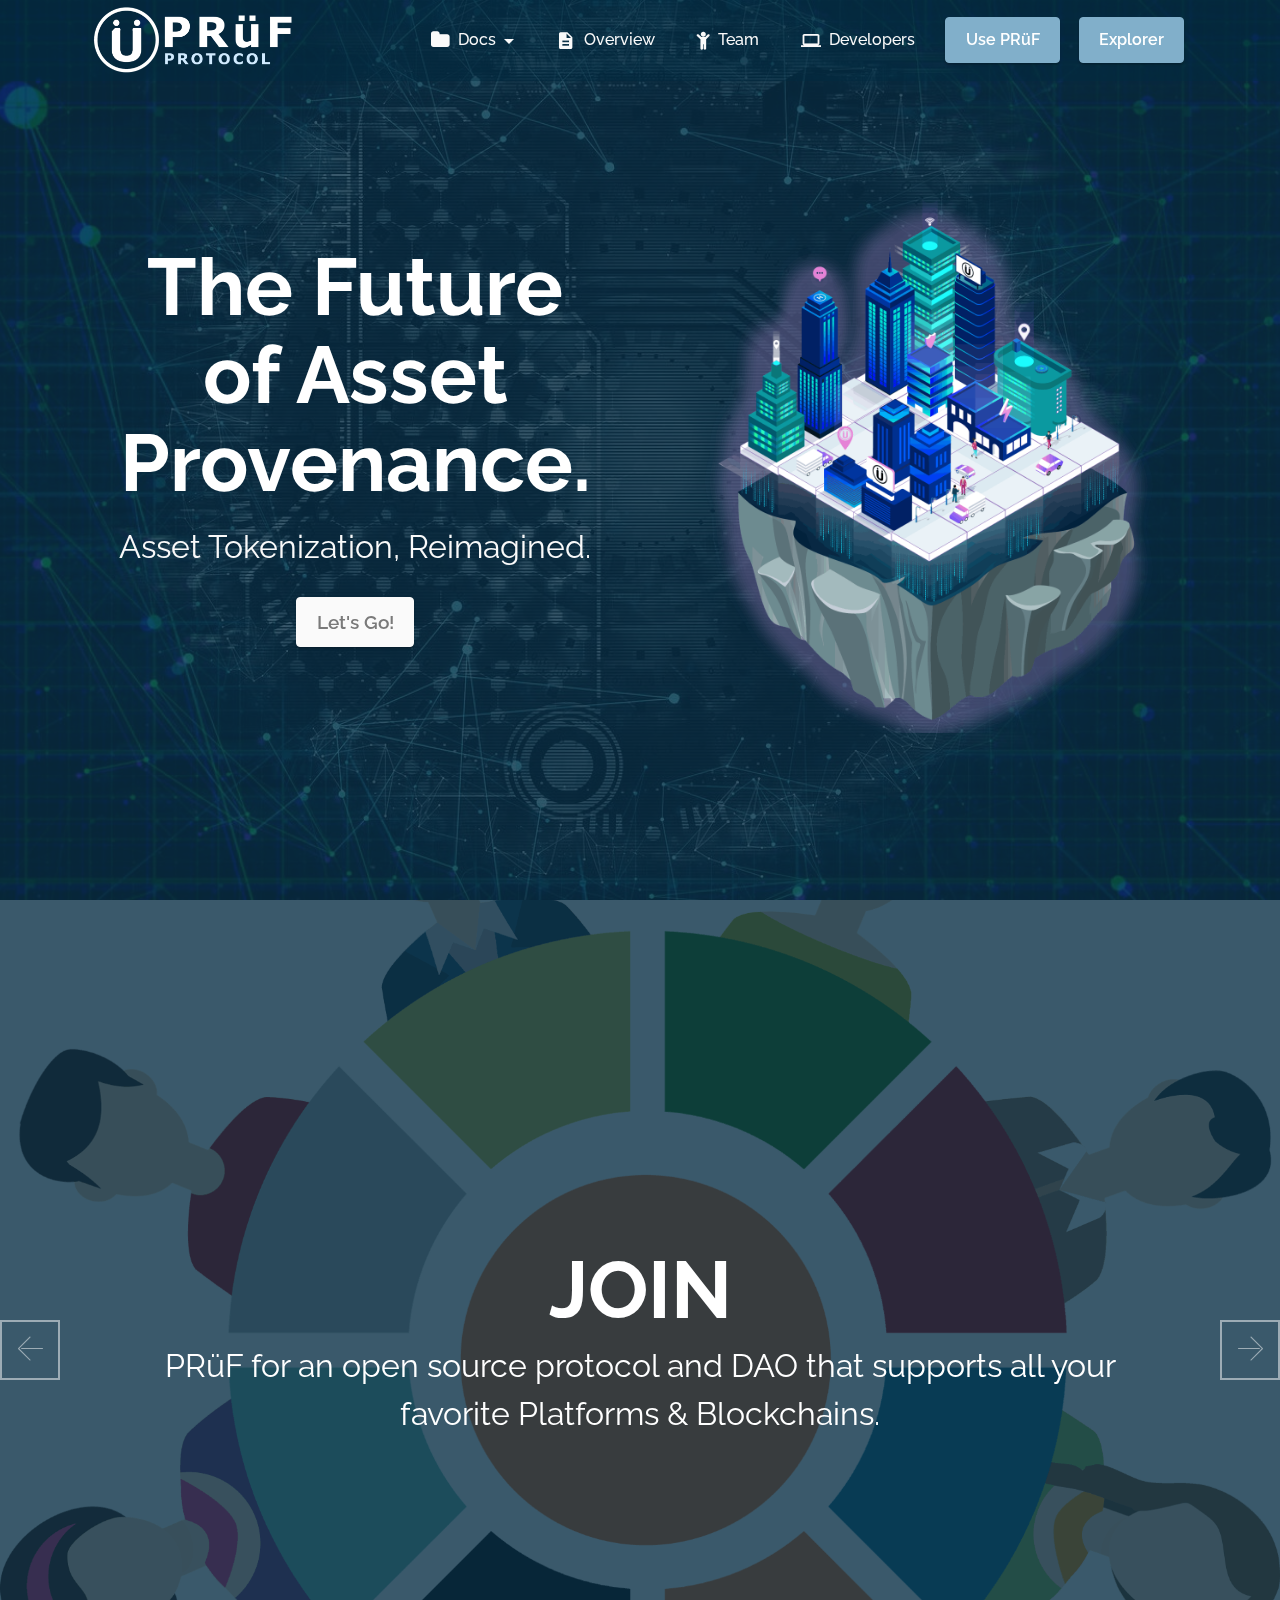
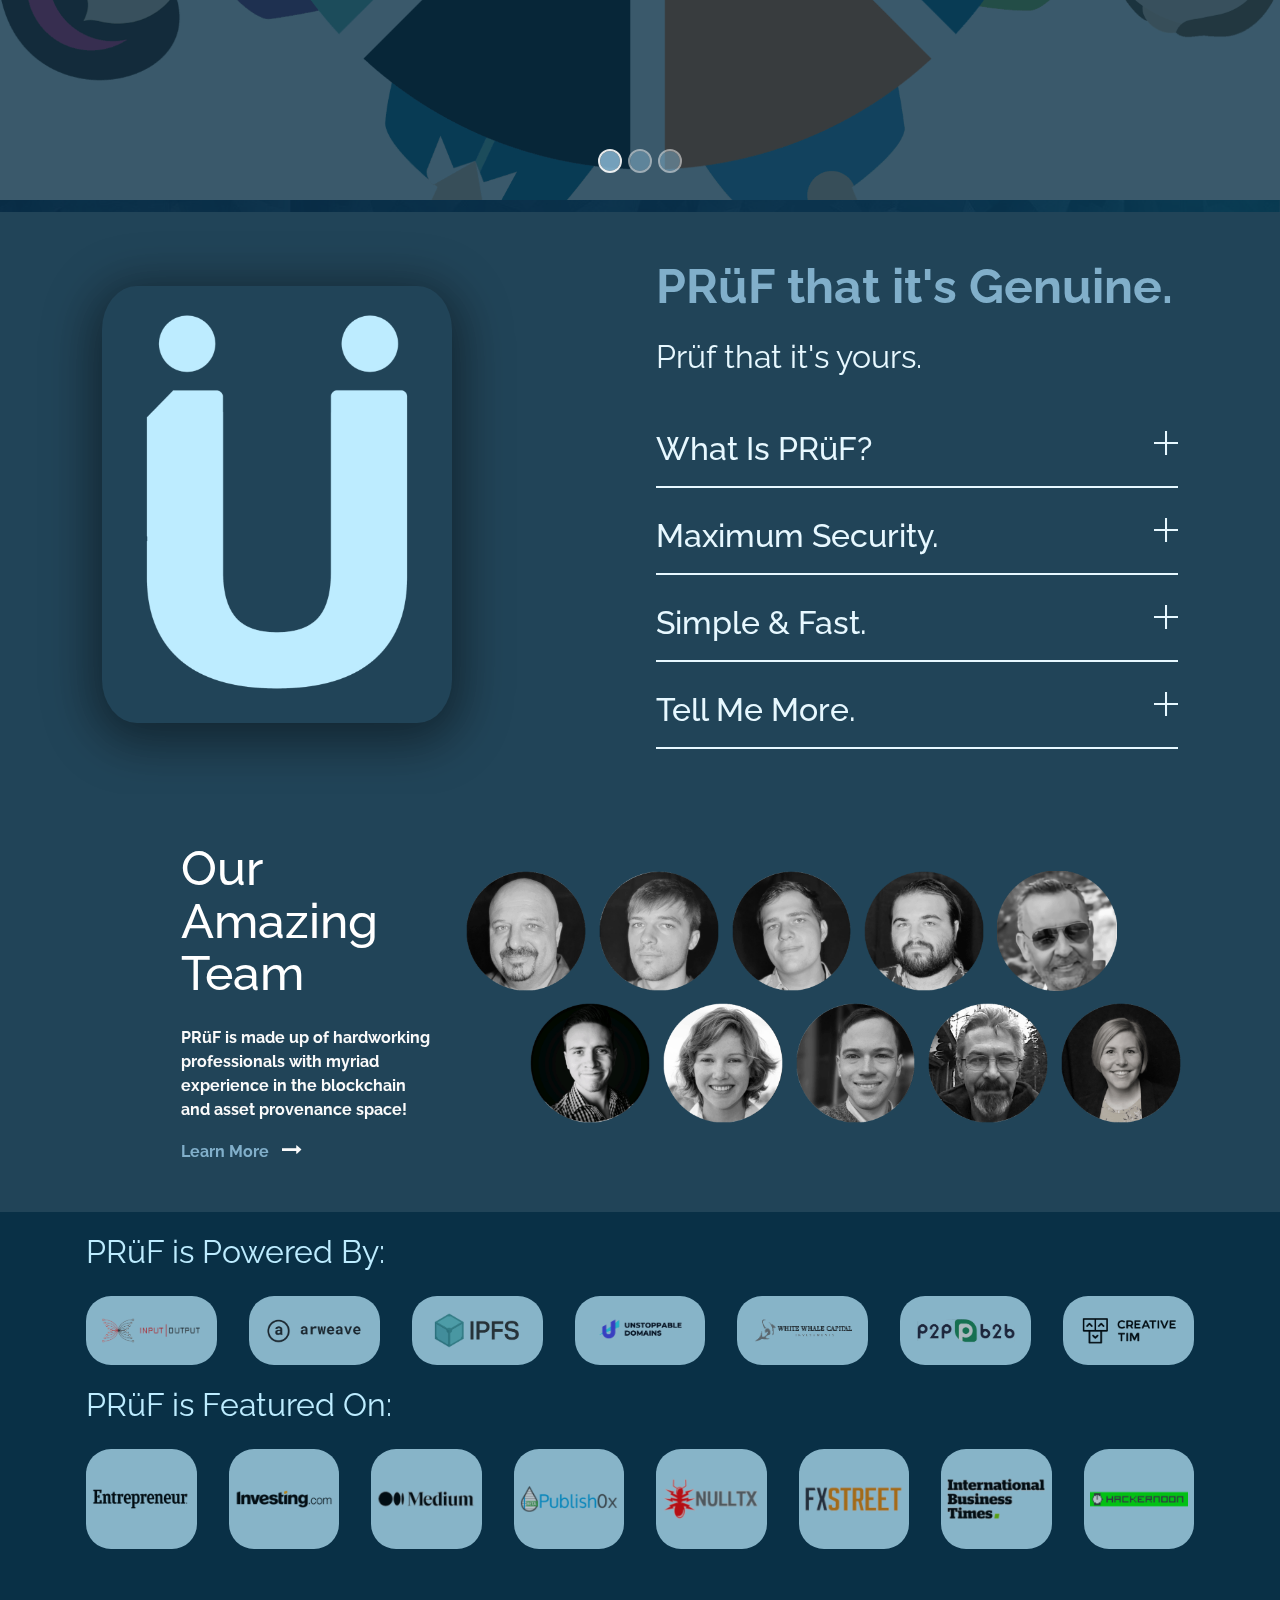
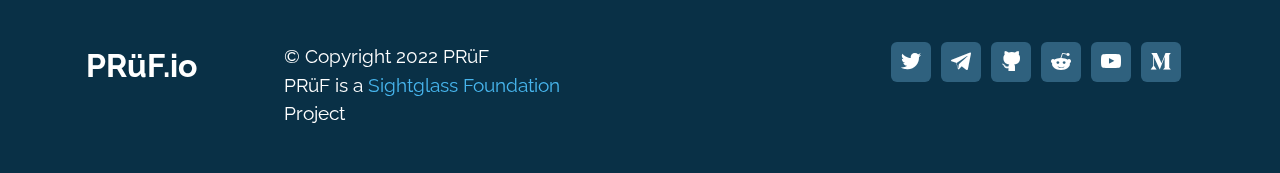
<file: index.html>
<!DOCTYPE html>
<html  >
<head>
  
  <meta charset="UTF-8">
  <meta http-equiv="X-UA-Compatible" content="IE=edge">
  
  <meta name="twitter:card" content="summary_large_image"/>
  <meta name="twitter:image:src" content="">
  <meta property="og:image" content="">
  <meta name="twitter:title" content="Home">
  <meta name="viewport" content="width=device-width, initial-scale=1, minimum-scale=1">
  <link rel="shortcut icon" href="assets/images/pruf-favicon-128x128.png" type="image/x-icon">
  <meta name="description" content="PRüF landing page.">
  
  
  <title>Home</title>
  <link rel="stylesheet" href="assets/web/assets/mobirise-icons2/mobirise2.css">
  <link rel="stylesheet" href="assets/Material-Design-Icons/css/material.css">
  <link rel="stylesheet" href="assets/FontAwesome/css/font-awesome.css">
  <link rel="stylesheet" href="assets/web/assets/mobirise-icons/mobirise-icons.css">
  <link rel="stylesheet" href="assets/bootstrap/css/bootstrap.min.css">
  <link rel="stylesheet" href="assets/bootstrap/css/bootstrap-grid.min.css">
  <link rel="stylesheet" href="assets/bootstrap/css/bootstrap-reboot.min.css">
  <link rel="stylesheet" href="assets/parallax/jarallax.css">
  <link rel="stylesheet" href="assets/dropdown/css/style.css">
  <link rel="stylesheet" href="assets/socicon/css/styles.css">
  <link rel="stylesheet" href="assets/theme/css/style.css">
  <link rel="preload" href="https://fonts.googleapis.com/css?family=Raleway:100,200,300,400,500,600,700,800,900,100i,200i,300i,400i,500i,600i,700i,800i,900i&display=swap" as="style" onload="this.onload=null;this.rel='stylesheet'">
  <noscript><link rel="stylesheet" href="https://fonts.googleapis.com/css?family=Raleway:100,200,300,400,500,600,700,800,900,100i,200i,300i,400i,500i,600i,700i,800i,900i&display=swap"></noscript>
  <link rel="preload" as="style" href="assets/mobirise/css/mbr-additional.css"><link rel="stylesheet" href="assets/mobirise/css/mbr-additional.css" type="text/css">
  
  
  
  
</head>
<body>

<!-- Analytics -->
   <!-- Global site tag (gtag.js) - Google Analytics -->
<script async src="https://www.googletagmanager.com/gtag/js?id=G-PQZY2L47FK"></script>
<script>
  window.dataLayer = window.dataLayer || [];
  function gtag(){dataLayer.push(arguments);}
  gtag('js', new Date());

  gtag('config', 'G-PQZY2L47FK');
</script>
<!-- /Analytics -->


  
  <section data-bs-version="5.1" class="menu menu3 cid-su1fXW3Zfy" once="menu" id="menu3-1">
    
    <nav class="navbar navbar-dropdown navbar-fixed-top navbar-expand-lg">
        <div class="container">
            <div class="navbar-brand">
                <span class="navbar-logo">
                    <a href="index.html">
                        <img src="assets/images/prufplatform-423x159.png" alt="" style="height: 5rem;">
                    </a>
                </span>
                
            </div>
            <button class="navbar-toggler" type="button" data-toggle="collapse" data-bs-toggle="collapse" data-target="#navbarSupportedContent" data-bs-target="#navbarSupportedContent" aria-controls="navbarNavAltMarkup" aria-expanded="false" aria-label="Toggle navigation">
                <div class="hamburger">
                    <span></span>
                    <span></span>
                    <span></span>
                    <span></span>
                </div>
            </button>
            <div class="collapse navbar-collapse" id="navbarSupportedContent">
                <ul class="navbar-nav nav-dropdown" data-app-modern-menu="true"><li class="nav-item dropdown"><a class="nav-link link dropdown-toggle text-white display-4" href="#" data-toggle="dropdown-submenu" data-bs-toggle="dropdown" aria-expanded="false"><span class="fa fa-folder mbr-iconfont mbr-iconfont-btn"></span>
                            Docs</a><div class="dropdown-menu"><a class="dropdown-item text-white text-primary display-4" href="assets/files/PRuF-Whitepaper.pdf" target="_blank">Whitepaper<br></a><a class="dropdown-item text-white text-primary display-4" href="assets/files/PRUF--PitchDeck.pdf" target="_blank">Pitch Deck<br></a><a class="dropdown-item text-white text-primary display-4" href="assets/files/PRUF--SummaryOnePager.pdf" target="_blank">One Pager</a><a class="dropdown-item text-white text-primary display-4" href="assets/files/New-tokenomicsreport.pdf" target="_blank">Tokenomics</a><a class="dropdown-item text-white text-primary display-4" href="assets/files/An-afternoonwithpruf.pdf" target="_blank">A PRüF Story<br></a><a class="dropdown-item text-white text-primary display-4" href="https://github.com/Prufio/PRUF" target="_blank">PRüF Github&nbsp;<br></a><a class="dropdown-item text-white text-primary display-4" href="assets/files/Exec-SummaryGraphic.pdf" target="_blank">Executive Summary</a></div></li><li class="nav-item"><a class="nav-link link text-white text-primary display-4" href="info.html"><span class="mdi-action-description mbr-iconfont mbr-iconfont-btn"></span>Overview</a></li><li class="nav-item"><a class="nav-link link text-white text-primary display-4" href="team.html"><span class="fa fa-child mbr-iconfont mbr-iconfont-btn"></span>Team</a></li><li class="nav-item"><a class="nav-link link text-white text-primary display-4" href="devs.html"><span class="mdi-hardware-computer mbr-iconfont mbr-iconfont-btn"></span>
                            Developers</a></li></ul>
                
                <div class="navbar-buttons mbr-section-btn"><a class="btn btn-primary display-4" href="disclaimer.html">Use PRüF</a> <a class="btn btn-primary display-4" href="https://etherscan.io/token/0xa49811140e1d6f653dec28037be0924c811c4538" target="_blank">Explorer</a></div>
            </div>
        </div>
    </nav>
</section>

<section data-bs-version="5.1" class="header11 cid-sXrmgbFyCI mbr-fullscreen mbr-parallax-background" id="header11-3a">

    

    <div class="mbr-overlay" style="opacity: 0.8; background-color: rgb(9, 48, 70);"></div>

    <div class="container">
        <div class="row justify-content-center">
            <div class="col-12 col-md-6 image-wrapper">
                <img class="w-100" src="assets/images/pruf-city-1256x1322.png" alt="">
            </div>
            <div class="col-12 col-md">
                <div class="text-wrapper text-center">
                    <h1 class="mbr-section-title mbr-fonts-style mb-3 display-1">
                        <strong>The Future of Asset Provenance.<br></strong></h1>
                    <p class="mbr-text mbr-fonts-style display-5">Asset Tokenization, Reimagined.</p>
                    <div class="mbr-section-btn mt-3"><a class="btn btn-white display-7" href="index.html#slider1-3g">Let's Go!</a></div>
                </div>
            </div>
        </div>
    </div>
</section>

<section data-bs-version="5.1" class="slider1 hotelm4_slider1 carousel slide cid-sXrzbmroBW" data-interval="false" data-bs-interval="false" id="slider1-3g">

    

    <div class="full-screen"><div class="mbr-slider slide carousel" data-keyboard="false" data-bs-keyboard="false" data-ride="carousel" data-bs-ride="carousel" data-interval="4000" data-bs-interval="4000" data-bs-pause="true" data-pause="true"><ol class="carousel-indicators"><li data-app-prevent-settings="" data-target="#slider1-3g" data-bs-target="#slider1-3g" class=" active" data-slide-to="0" data-bs-slide-to="0"></li><li data-app-prevent-settings="" data-target="#slider1-3g" data-bs-target="#slider1-3g" data-slide-to="1" data-bs-slide-to="1"></li><li data-app-prevent-settings="" data-target="#slider1-3g" data-bs-target="#slider1-3g" data-slide-to="2" data-bs-slide-to="2"></li></ol><div class="carousel-inner" role="listbox"><div class="carousel-item slider-fullscreen-image active" data-bg-video-slide="false" style="background-image: url(assets/images/mbr-1900x1865.png);"><div class="container container-slide"><div class="image_wrapper"><div class="mbr-overlay" style="opacity: 0.8; background-color: rgb(9, 48, 70);"></div><img src="assets/images/mbr-1900x1865.png" alt="" title=""><div class="carousel-caption justify-content-center"><div class="col-10 align-center"><h2 class="mbr-fonts-style display-1"><strong>JOIN</strong></h2><p class="lead mbr-text mbr-fonts-style display-5">PRüF for an open source protocol and DAO that supports all your favorite Platforms &amp; Blockchains.</p></div></div></div></div></div><div class="carousel-item slider-fullscreen-image" data-bg-video-slide="false" style="background-image: url(assets/images/mbr-1900x1900.png);"><div class="container container-slide"><div class="image_wrapper"><div class="mbr-overlay" style="opacity: 0.7; background-color: rgb(9, 48, 70);"></div><img src="assets/images/mbr-1900x1900.png" alt="" title=""><div class="carousel-caption justify-content-center"><div class="col-10 align-center"><h2 class="mbr-fonts-style display-1"><strong>TOKENIZE</strong></h2><p class="lead mbr-text mbr-fonts-style display-5">or authenticate assets and NFTs on your blockchain of choice with ease.</p></div></div></div></div></div><div class="carousel-item slider-fullscreen-image" data-bg-video-slide="false" style="background-image: url(assets/images/mbr-1-1493x1920.png);"><div class="container container-slide"><div class="image_wrapper"><div class="mbr-overlay" style="opacity: 0.7; background-color: rgb(9, 48, 70);"></div><img src="assets/images/mbr-1-1493x1920.png" alt="" title=""><div class="carousel-caption justify-content-center"><div class="col-10 align-center"><h2 class="mbr-fonts-style display-1"><strong>MANAGE</strong></h2><p class="lead mbr-text mbr-fonts-style display-5">assets and NFTs using PRüF's user-friendly, turnkey interface.</p></div></div></div></div></div></div><a data-app-prevent-settings="" class="carousel-control carousel-control-prev" role="button" data-slide="prev" data-bs-slide="prev" href="#slider1-3g"><span aria-hidden="true" class="mbri-left mbr-iconfont"></span><span class="sr-only visually-hidden">Previous</span></a><a data-app-prevent-settings="" class="carousel-control carousel-control-next" role="button" data-slide="next" data-bs-slide="next" href="#slider1-3g"><span aria-hidden="true" class="mbri-right mbr-iconfont"></span><span class="sr-only visually-hidden">Next</span></a></div></div>

</section>

<section data-bs-version="5.1" class="accordion2 cid-sOppQt9uUh mbr-parallax-background" id="accordions02-2n">
    

    <div class="mbr-overlay" style="opacity: 0.9; background-color: rgb(9, 48, 70);">
    </div>
    <div class="container">
        <div class="row justify-content-center">

            <div class="col-12 col-md-12 col-lg-6 image-wrapper m-auto">
                <a href="http://t.me/pruftalk" target="_blank"><img class="logo" src="assets/images/pruf-u-blue-1044x1305.png" alt="Become a PRüFer!"></a>
            </div>


            <div class="col-md-12 col-lg-6 m-auto col-12">
                <h2 class="mbr-fonts-style mbr-section-title pb-3 mb-1 mbr-white mbr-semibold align-left display-2"><strong>PRüF that it's Genuine.</strong></h2>
                <h3 class="mbr-fonts-style mbr-section-subtitle pb-3 mb-1 mbr-white mbr-regular align-left display-5">Prüf that it's yours.</h3>

                <div class="content-block">
                    <div class="accordion-content">
                        <div id="bootstrap-accordion_6" class="panel-group accordionStyles accordion " role="tablist" aria-multiselectable="true">
                            <div class="card">
                                <div class="card-header" role="tab" id="headingOne">
                                    <a role="button" class="collapsed panel-title" data-toggle="collapse" data-bs-toggle="collapse" data-core="" href="#collapse1_6" aria-expanded="false" aria-controls="collapse1">
                                        <h4 class="mbr-fonts-style header-text mbr-white mbr-semibold display-5">What Is PRüF?</h4>
                                        <span class="sign mbr-iconfont mobi-mbri-plus inactive"></span>

                                    </a>
                                </div>
                                <div id="collapse1_6" class="panel-collapse noScroll collapse" role="tabpanel" aria-labelledby="headingOne" data-parent="#accordion" data-bs-parent="#bootstrap-accordion_6">
                                    <div class="panel-body pt-4">
                                        <p class="mbr-fonts-style panel-text mbr-text mbr-white mb-3 mbr-regular display-4">
                                            PRüF is a cross-chain asset tokenization protocol. Using PRüF, you can be sure that the products or digital items you buy online or on the street are authentic. Unlike legacy tokens, NFTs minted with PRüF are durable, upgradeable, and future-proof.&nbsp;Unlike legacy protocols, PRüF ensures that your tokens do not become dead internet links in the near future.</p>
                                    </div>
                                </div>
                            </div>

                            <div class="card">
                                <div class="card-header" role="tab" id="headingTwo">
                                    <a role="button" class="collapsed panel-title" data-toggle="collapse" data-bs-toggle="collapse" data-core="" href="#collapse2_6" aria-expanded="false" aria-controls="collapse2">
                                        <h4 class="mbr-fonts-style header-text mbr-white mbr-semibold display-5">Maximum Security.</h4>
                                        <span class="sign mbr-iconfont mobi-mbri-plus inactive"></span>
                                    </a>

                                </div>
                                <div id="collapse2_6" class="panel-collapse noScroll collapse" role="tabpanel" aria-labelledby="headingTwo" data-parent="#accordion" data-bs-parent="#bootstrap-accordion_6">
                                    <div class="panel-body pt-4">
                                        <p class="mbr-fonts-style panel-text mbr-text mbr-white mb-3 mbr-regular display-4">
                                            Using our proprietary, DAO-enabled protocol, PRüF Trust-Enabled assets are immutable and cannot be tampered with or forged by third parties. Plus, PRüF does not store your sensitive information. What's yours is YOURS.</p>
                                    </div>
                                </div>
                            </div>

                            <div class="card">
                                <div class="card-header" role="tab" id="headingThree">
                                    <a role="button" class="collapsed panel-title" data-toggle="collapse" data-bs-toggle="collapse" data-core="" href="#collapse3_6" aria-expanded="false" aria-controls="collapse3">
                                        <h4 class="mbr-fonts-style header-text mbr-white mbr-semibold display-5">Simple &amp; Fast.</h4>
                                        <span class="sign mbr-iconfont mobi-mbri-plus inactive"></span>

                                    </a>
                                </div>
                                <div id="collapse3_6" class="panel-collapse noScroll collapse" role="tabpanel" aria-labelledby="headingThree" data-parent="#accordion" data-bs-parent="#bootstrap-accordion_6">
                                    <div class="panel-body pt-4">
                                        <p class="mbr-fonts-style panel-text mbr-text mbr-white mb-3 mbr-regular display-4">
                                            Once you have an asset authorized with PRüF, you can access your records from anywhere. With PRüF Trust-Enabled assets, you can instantly prove the authenticity and ownership of your purchases online at no cost.</p>
                                    </div>
                                </div>
                            </div>

                            <div class="card">
                                <div class="card-header" role="tab" id="headingFour">
                                    <a role="button" class="collapsed panel-title" data-toggle="collapse" data-bs-toggle="collapse" data-core="" href="#collapse4_6" aria-expanded="false" aria-controls="collapse4">
                                        <h4 class="mbr-fonts-style header-text mbr-white mbr-semibold display-5">Tell Me More.</h4>
                                        <span class="sign mbr-iconfont mobi-mbri-plus inactive"></span>

                                    </a>
                                </div>
                                <div id="collapse4_6" class="panel-collapse noScroll collapse" role="tabpanel" aria-labelledby="headingFour" data-parent="#accordion" data-bs-parent="#bootstrap-accordion_6">
                                    <div class="panel-body pt-4">
                                        <p class="mbr-fonts-style panel-text mbr-text mbr-white mb-3 mbr-regular display-4"><a href="https://github.com/Prufio/PRUF" class="text-primary" target="_blank">Github</a><br><a href="http://prufio.medium.com" class="text-primary" target="_blank">Medium</a><br><a href="assets/files/PRuF-Whitepaper.pdf" class="text-primary">Whitepaper</a><br><a href="assets/files/PRUF--PitchDeck.pdf" class="text-primary">Pitch Deck</a></p>
                                    </div>
                                </div>
                            </div>

                            

                            
                        </div>
                    </div>
                </div>
            </div>
        </div>
    </div>
</section>

<section data-bs-version="5.1" class="team1 voyagem4_team1 cid-sXrst4LVnJ mbr-parallax-background" id="team1-3d">

	

	<div class="mbr-overlay" style="opacity: 0.9; background-color: rgb(9, 48, 70);">
	</div>

	<div class="container">
		<div class="row align-items-center">
			<div class="col-lg-8 col-12">
				<div class="row">
					<div class="col-12 row__image">
						
						
						
						
						
					<div class="image">
							<img src="assets/images/cliff-head-188x188.png" alt="" title="">
						</div><div class="image">
							<img src="assets/images/james-head-188x188.png" alt="" title="">
						</div><div class="image">
							<img src="assets/images/drake-head-188x188.png" alt="" title="">
						</div><div class="image">
							<img src="assets/images/valin-head-188x188.png" alt="" title="">
						</div><div class="image">
							<img src="assets/images/ian-head-188x188.png" alt="" title="">
						</div></div>
					<div class="col-12 row__image">
						
						
						
						
						
					<div class="image">
							<img src="assets/images/felipe-head-188x188.png" alt="" title="">
						</div><div class="image">
							<img src="assets/images/sabrina-head-188x188.png" alt="" title="">
						</div><div class="image">
							<img src="assets/images/ryan-head-188x188.png" alt="" title="">
						</div><div class="image">
							<img src="assets/images/raoul-head-188x188.png" alt="" title="">
						</div><div class="image">
							<img src="assets/images/adrienne-head-188x188.png" alt="" title="">
						</div></div>
				</div>
			</div>

			<div class="col-lg-3 col-12 offset-lg-1 title__block">
				<h3 class="mbr-section-title mbr-bold mbr-fonts-style display-2"><strong>Our Amazing Team</strong></h3>
				<p class="mbr-text mbr-fonts-style display-4"><strong>PRüF is made up of hardworking professionals with myriad experience in the blockchain and asset provenance space!</strong></p>
				<p class="link mbr-fonts-style display-4"><a href="#" class="text-info"></a><a href="team.html" class="text-primary">Learn More</a><span class="fa-long-arrow-right fa mbr-iconfont"></span></p>
			</div>
		</div>

	</div>
</section>

<section data-bs-version="5.1" class="people4 cid-sQhuoYcoJC" id="people4-2x">
    
    <div class="images-container container"> 
        <h3 class="mbr-section-title mbr-fonts-style align-center display-5">
            PRüF is Powered By:</h3>
        <div class="row justify-content-around">
            <div class="col-12 col-sm">
                <div class="card">
                <a href="https://iohk.io" target="_blank"><img src="assets/images/iohk-240x85.png" alt=""></a>
                </div>
            </div>
            <div class="col-12 col-sm">
                <div class="card">
                <a href="https://www.arweave.org" target="_blank"><img src="assets/images/arweave-280x99.png" alt=""></a>
               </div>
            </div>
            <div class="col-12 col-sm">
                <div class="card">
                <a href="https://ipfs.io" target="_blank"><img src="assets/images/ipfs-280x99.png" alt=""></a>
               </div>
            </div>
            <div class="col-12 col-sm">
                <div class="card">
                <a href="https://unstoppabledomains.com" target="_blank"><img src="assets/images/unstoppable-domains-240x85.png" alt=""></a>
               </div>
            </div>
            <div class="col-12 col-sm">
                <div class="card">
                <a href="https://whitewhale.capital" target="_blank"><img src="assets/images/wwcapital240x85-240x85.png" alt=""></a>
               </div>
            </div>
            <div class="col-12 col-sm">
                <div class="card">
                <a href="https://p2pb2b.io/token-sale/" target="_blank"><img src="assets/images/p2pb2b-280x99.png" alt=""></a>
                </div>
            </div>
            <div class="col-12 col-sm">
                <div class="card">
                <a href="https://www.creative-tim.com/" target="_blank"><img src="assets/images/creativetim-280x99.png" alt=""></a>
                </div>
            </div>
            
        </div>
    </div>
</section>

<section data-bs-version="5.1" class="people4 cid-sQhw0DuXi6" id="people4-2y">
    
    <div class="images-container container"> 
        <h3 class="mbr-section-title mbr-fonts-style align-center display-5">
            PRüF is Featured On:</h3>
        <div class="row justify-content-around">
            <div class="col-12 col-sm">
                <div class="card">
                <a href="https://www.entrepreneur.com/article/372526" target="_blank"><img src="assets/images/entrepreneur-240x240-1-240x240.png" alt=""></a>
                </div>
            </div>
            <div class="col-12 col-sm">
                <div class="card">
                <a href="https://www.investing.com/news/cryptocurrency-news/an-overview-of-recently-issued-tokens-worth-investing-in-2456928" target="_blank"><img src="assets/images/investing-240x240.png" alt=""></a>
               </div>
            </div>
            <div class="col-12 col-sm">
                <div class="card">
                <a href="https://prufio.medium.com" target="_blank"><img src="assets/images/medium-240x240.png" alt=""></a>
               </div>
            </div>
            <div class="col-12 col-sm">
                <div class="card">
                <a href="https://www.publish0x.com/analysis-from-moon/create-customer-confidence-in-your-nfts-with-pruf-xwqdyry" target="_blank"><img src="assets/images/publishox-240x240.png" alt=""></a>
               </div>
            </div>
            <div class="col-12 col-sm">
                <div class="card">
                <a href="https://nulltx.com/how-pruf-makes-it-easy-and-secure-to-launch-nfts/" target="_blank"><img src="assets/images/nulltx-240x240.png" alt=""></a>
               </div>
            </div>
            <div class="col-12 col-sm">
                <div class="card">
                <a href="https://www.fxstreet.com/cryptocurrencies/news/pruf-launches-an-accessible-nft-launchpad-for-content-creators-202103301439" target="_blank"><img src="assets/images/fxstreet-240x240.png" alt=""></a>
                </div>
            </div>
            <div class="col-12 col-sm">
                <div class="card">
                <a href="https://www.ibtimes.sg/pruf-helps-securing-monetizing-recycling-assets-through-their-complete-lifecycle-56539" target="_blank"><img src="assets/images/ibtimes-240x240.png" alt=""></a>
                </div>
            </div>
            <div class="col-12 col-sm">
                <div class="card">
                <a href="https://hackernoon.com/nft-tokens-issued-on-most-platforms-are-perishable-cliff-smyth-fk1r330v" target="_blank"><img src="assets/images/hackernoon-240x240.png" alt=""></a>
                </div>
            </div>
        </div>
    </div>
</section>

<section data-bs-version="5.1" class="footer2 cid-t22KvfkqBO" once="footer" id="footer02-3h">
    
    
    <div class="container">
        <div class="row">
              <div class="col-lg-2">
            <h4 class="mbr-text align-left m-0 p-0 mbr-fonts-style display-5"><strong>PRüF.io</strong></h4>
            </div>
            
            <div class="col-md-12 mbr-flex col-lg-4 my-auto px-4 align-left">
                
                
                <p class="mbr-text text-grey mb-0 mbr-fonts-style display-7">
                    © Copyright 2022 PRüF<br>PRüF is a <a href="http://sightglass.foundation" class="text-info text-primary" target="_blank">Sightglass Foundation</a> Project</p>
            </div>
          
            <div class="col-md-12 col-lg-6 px-4 align-right">
                <div class="social-list">
                    <div class="soc-item">
                        <a href="http://twitter.com/prufteam" target="_blank">
                            <span class="mbr-iconfont mbr-iconfont-social socicon-twitter socicon"></span>
                        </a>
                    </div>
                    <div class="soc-item">
                        <a href="http://t.me/pruftalk" target="_blank">
                            <span class="mbr-iconfont mbr-iconfont-social socicon-telegram socicon"></span>
                        </a>
                    </div>
                    <div class="soc-item">
                        <a href="https://github.com/Prufio/PRUF" target="_blank">
                            <span class="mbr-iconfont mbr-iconfont-social socicon-github socicon"></span>
                        </a>
                    </div>
                    <div class="soc-item">
                        <a href="http://reddit.com/r/pruf" target="_blank">
                            <span class="mbr-iconfont mbr-iconfont-social socicon-reddit socicon"></span>
                        </a>
                    </div>
                    <div class="soc-item">
                        <a href="https://www.youtube.com/c/prufteam" target="_blank">
                            <span class="mbr-iconfont mbr-iconfont-social socicon-youtube socicon"></span>
                        </a>
                    </div>

                    <div class="soc-item">
                        <a href="http://prufio.medium.com" target="_blank">
                            <span class="mbr-iconfont mbr-iconfont-social socicon-medium socicon"></span>
                        </a>
                    </div>

                    

                    
                </div>
            </div>
        </div>
    </div>
</section>


<script src="assets/bootstrap/js/bootstrap.bundle.min.js"></script>
  <script src="assets/parallax/jarallax.js"></script>
  <script src="assets/smoothscroll/smooth-scroll.js"></script>
  <script src="assets/ytplayer/index.js"></script>
  <script src="assets/dropdown/js/navbar-dropdown.js"></script>
  <script src="assets/vimeoplayer/player.js"></script>
  <script src="assets/mbr-switch-arrow/mbr-switch-arrow.js"></script>
  <script src="assets/theme/js/script.js"></script>
  <script src="assets/slidervideo/script.js"></script>
  
  
  
</body>
</html>
</file>
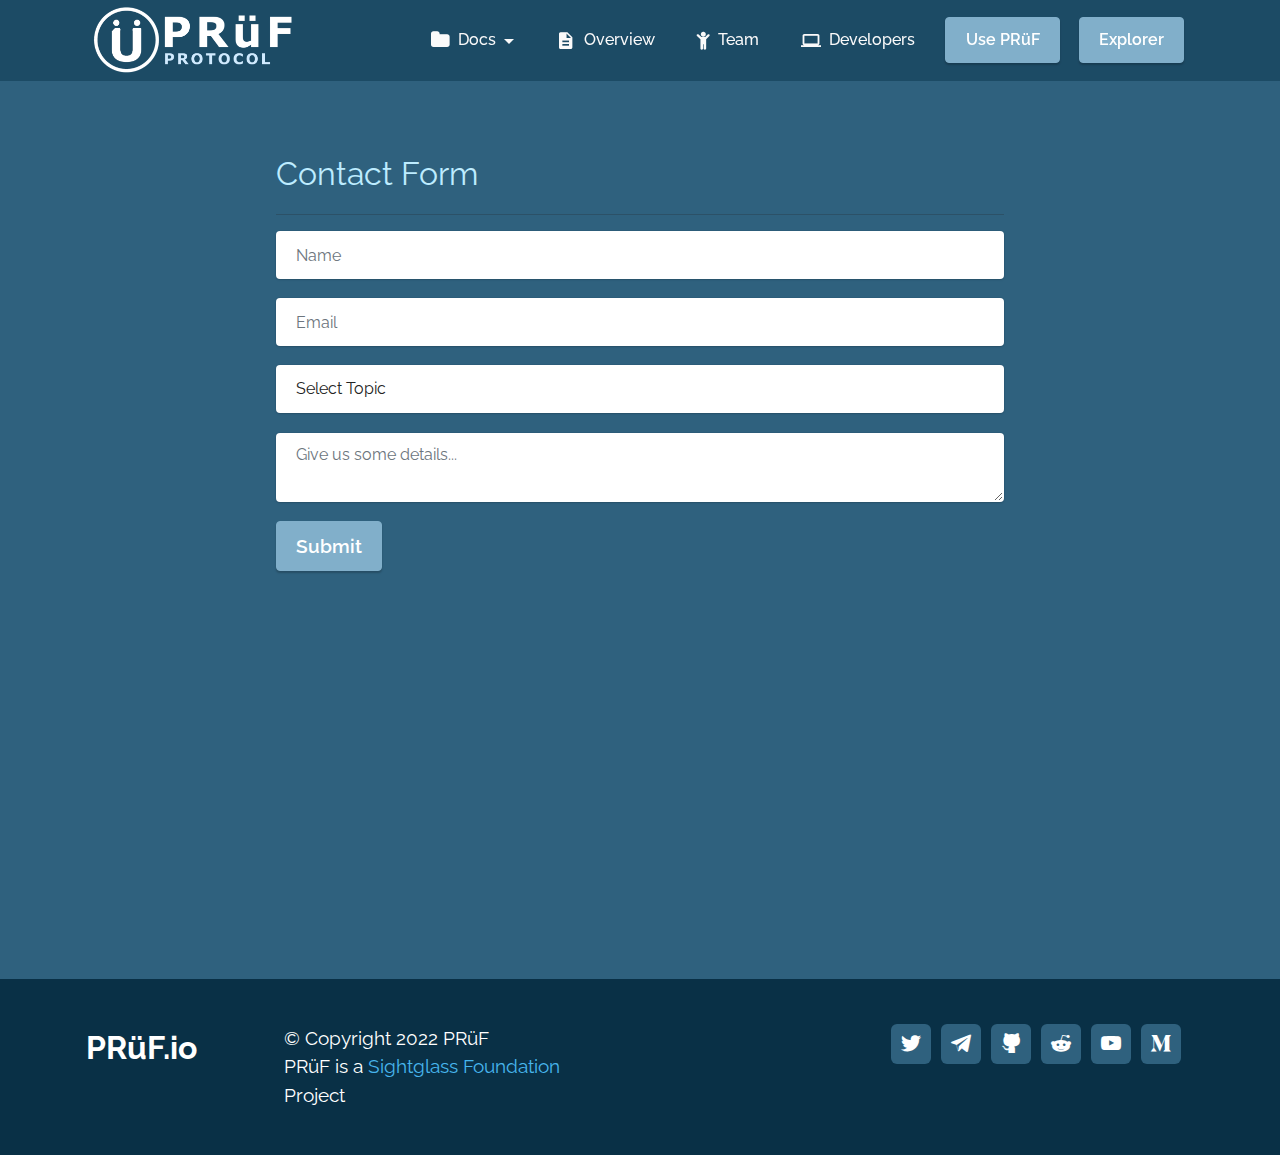
<file: contact.html>
<!DOCTYPE html>
<html  >
<head>
  
  <meta charset="UTF-8">
  <meta http-equiv="X-UA-Compatible" content="IE=edge">
  
  <meta name="twitter:card" content="summary_large_image"/>
  <meta name="twitter:image:src" content="">
  <meta property="og:image" content="">
  <meta name="twitter:title" content="Contact">
  <meta name="viewport" content="width=device-width, initial-scale=1, minimum-scale=1">
  <link rel="shortcut icon" href="assets/images/pruf-favicon-128x128.png" type="image/x-icon">
  <meta name="description" content="">
  
  
  <title>Contact</title>
  <link rel="stylesheet" href="assets/Material-Design-Icons/css/material.css">
  <link rel="stylesheet" href="assets/FontAwesome/css/font-awesome.css">
  <link rel="stylesheet" href="assets/bootstrap/css/bootstrap.min.css">
  <link rel="stylesheet" href="assets/bootstrap/css/bootstrap-grid.min.css">
  <link rel="stylesheet" href="assets/bootstrap/css/bootstrap-reboot.min.css">
  <link rel="stylesheet" href="assets/dropdown/css/style.css">
  <link rel="stylesheet" href="assets/socicon/css/styles.css">
  <link rel="stylesheet" href="assets/theme/css/style.css">
  <link rel="stylesheet" href="assets/recaptcha.css">
  <link rel="preload" href="https://fonts.googleapis.com/css?family=Raleway:100,200,300,400,500,600,700,800,900,100i,200i,300i,400i,500i,600i,700i,800i,900i&display=swap" as="style" onload="this.onload=null;this.rel='stylesheet'">
  <noscript><link rel="stylesheet" href="https://fonts.googleapis.com/css?family=Raleway:100,200,300,400,500,600,700,800,900,100i,200i,300i,400i,500i,600i,700i,800i,900i&display=swap"></noscript>
  <link rel="preload" as="style" href="assets/mobirise/css/mbr-additional.css"><link rel="stylesheet" href="assets/mobirise/css/mbr-additional.css" type="text/css">
  
  
  
  
</head>
<body>

<!-- Analytics -->
   <!-- Global site tag (gtag.js) - Google Analytics -->
<script async src="https://www.googletagmanager.com/gtag/js?id=G-PQZY2L47FK"></script>
<script>
  window.dataLayer = window.dataLayer || [];
  function gtag(){dataLayer.push(arguments);}
  gtag('js', new Date());

  gtag('config', 'G-PQZY2L47FK');
</script>
<!-- /Analytics -->


  
  <section data-bs-version="5.1" class="menu menu3 cid-su1fXW3Zfy" once="menu" id="menu3-x">
    
    <nav class="navbar navbar-dropdown navbar-fixed-top navbar-expand-lg">
        <div class="container">
            <div class="navbar-brand">
                <span class="navbar-logo">
                    <a href="index.html">
                        <img src="assets/images/prufplatform-423x159.png" alt="" style="height: 5rem;">
                    </a>
                </span>
                
            </div>
            <button class="navbar-toggler" type="button" data-toggle="collapse" data-bs-toggle="collapse" data-target="#navbarSupportedContent" data-bs-target="#navbarSupportedContent" aria-controls="navbarNavAltMarkup" aria-expanded="false" aria-label="Toggle navigation">
                <div class="hamburger">
                    <span></span>
                    <span></span>
                    <span></span>
                    <span></span>
                </div>
            </button>
            <div class="collapse navbar-collapse" id="navbarSupportedContent">
                <ul class="navbar-nav nav-dropdown" data-app-modern-menu="true"><li class="nav-item dropdown"><a class="nav-link link dropdown-toggle text-white display-4" href="#" data-toggle="dropdown-submenu" data-bs-toggle="dropdown" aria-expanded="false"><span class="fa fa-folder mbr-iconfont mbr-iconfont-btn"></span>
                            Docs</a><div class="dropdown-menu"><a class="dropdown-item text-white text-primary display-4" href="assets/files/PRuF-Whitepaper.pdf" target="_blank">Whitepaper<br></a><a class="dropdown-item text-white text-primary display-4" href="assets/files/PRUF--PitchDeck.pdf" target="_blank">Pitch Deck<br></a><a class="dropdown-item text-white text-primary display-4" href="assets/files/PRUF--SummaryOnePager.pdf" target="_blank">One Pager</a><a class="dropdown-item text-white text-primary display-4" href="assets/files/New-tokenomicsreport.pdf" target="_blank">Tokenomics</a><a class="dropdown-item text-white text-primary display-4" href="assets/files/An-afternoonwithpruf.pdf" target="_blank">A PRüF Story<br></a><a class="dropdown-item text-white text-primary display-4" href="https://github.com/Prufio/PRUF" target="_blank">PRüF Github&nbsp;<br></a><a class="dropdown-item text-white text-primary display-4" href="assets/files/Exec-SummaryGraphic.pdf" target="_blank">Executive Summary</a></div></li><li class="nav-item"><a class="nav-link link text-white text-primary display-4" href="info.html"><span class="mdi-action-description mbr-iconfont mbr-iconfont-btn"></span>Overview</a></li><li class="nav-item"><a class="nav-link link text-white text-primary display-4" href="team.html"><span class="fa fa-child mbr-iconfont mbr-iconfont-btn"></span>Team</a></li><li class="nav-item"><a class="nav-link link text-white text-primary display-4" href="devs.html"><span class="mdi-hardware-computer mbr-iconfont mbr-iconfont-btn"></span>
                            Developers</a></li></ul>
                
                <div class="navbar-buttons mbr-section-btn"><a class="btn btn-primary display-4" href="disclaimer.html">Use PRüF</a> <a class="btn btn-primary display-4" href="https://etherscan.io/token/0xa49811140e1d6f653dec28037be0924c811c4538" target="_blank">Explorer</a></div>
            </div>
        </div>
    </nav>
</section>

<section class="form cid-su1WO5RsIF" id="formbuilder-z">
    
    
    <div class="container">
        <div class="row">
            <div class="col-lg-8 mx-auto mbr-form" data-form-type="formoid">
<!--Formbuilder Form-->
<form action="https://mobirise.eu/" method="POST" class="mbr-form form-with-styler" data-form-title="Contact"><input type="hidden" name="email" data-form-email="true" value="zPrHRYfc+ct7tEmwmAfbKlCT0dN9HdwSLT3eG0/UcaZWJVkqXe7l+vfrK7S/d3c1DJbRWMg4MIOuqsrJHz80HVxtb0tC+TELocrC9vLBaaaNAm4zDC0Tx5dJXMVvPqO8.KyfYqgfolfCxIxZ39/KkakXHBcdev4SjhUYtusz1+jaZix5DWBAtHRI/7fo89J0oGuY9AmYDGjE1MvHgC8/LVN7cwXLmpu4BLW4JizvKgyglUKxLXp5Hv0Dni+rW1FbD">
<div class="form-row">
<div hidden="hidden" data-form-alert="" class="alert alert-success col-12">Thanks for filling out the form! The team will review your submission and get back to you as soon as possible.</div>
<div hidden="hidden" data-form-alert-danger="" class="alert alert-danger col-12">Oops...! some problem!</div>
</div>
<div class="dragArea form-row">
<div class="col-lg-12 col-md-12 col-sm-12">
<h4 class="mbr-fonts-style display-5">Contact Form</h4>
</div>
<div class="col-lg-12 col-md-12 col-sm-12">
<hr>
</div>
<div data-for="Name" class="col-lg-12 col-md-12 col-sm-12 form-group">
<input type="text" name="Name" placeholder="Name" data-form-field="Name" class="form-control display-7" required="required" value="" id="Name-formbuilder-z">
</div>
<div data-for="Email Address" class="col-lg-12 col-md-12 col-sm-12 form-group">
<input type="email" name="Email Address" placeholder="Email" data-form-field="Email Address" class="form-control display-7" required="required" value="" id="Email Address-formbuilder-z">
</div>
<div data-for="Topic" class="col-lg-12 col-md-12 col-sm-12 form-group">
<select name="Topic" data-form-field="Topic" required="required" class="form-control display-7" id="Topic-formbuilder-z">
<option value="Select Topic">Select Topic</option>
<option value="I need technical support.">I need technical support.</option>
<option value="I have a suggestion.">I have a suggestion.</option>
<option value="I am a developer or an investor interested in the project.">I am a developer or an investor interested in the project.</option>
<option value="Other(describe your issue below).">Other(describe your issue below).</option>
</select>
</div>
<div data-for="Details" class="col-lg-12 col-md-12 col-sm-12 form-group">
<textarea name="Details" placeholder="Give us some details..." data-form-field="Details" class="form-control display-7" required="required" id="Details-formbuilder-z"></textarea>
</div>
<div class="col-auto"><button type="submit" class="btn btn-primary display-7">Submit</button></div>
</div>
</form><!--Formbuilder Form-->
</div>
        </div>
    </div>
</section>

<section data-bs-version="5.1" class="content5 cid-su1WU6sOIc" id="content5-10">
    
    <div class="container">
        <div class="row justify-content-center">
            <div class="col-md-12 col-lg-10">
                
                
                <p class="mbr-text mbr-fonts-style display-7"><br><br><br><br><br><br><br><br><br><br><br></p>
            </div>
        </div>
    </div>
</section>

<section data-bs-version="5.1" class="footer2 cid-t22KvfkqBO" once="footer" id="footer02-3h">
    
    
    <div class="container">
        <div class="row">
              <div class="col-lg-2">
            <h4 class="mbr-text align-left m-0 p-0 mbr-fonts-style display-5"><strong>PRüF.io</strong></h4>
            </div>
            
            <div class="col-md-12 mbr-flex col-lg-4 my-auto px-4 align-left">
                
                
                <p class="mbr-text text-grey mb-0 mbr-fonts-style display-7">
                    © Copyright 2022 PRüF<br>PRüF is a <a href="http://sightglass.foundation" class="text-info text-primary" target="_blank">Sightglass Foundation</a> Project</p>
            </div>
          
            <div class="col-md-12 col-lg-6 px-4 align-right">
                <div class="social-list">
                    <div class="soc-item">
                        <a href="http://twitter.com/prufteam" target="_blank">
                            <span class="mbr-iconfont mbr-iconfont-social socicon-twitter socicon"></span>
                        </a>
                    </div>
                    <div class="soc-item">
                        <a href="http://t.me/pruftalk" target="_blank">
                            <span class="mbr-iconfont mbr-iconfont-social socicon-telegram socicon"></span>
                        </a>
                    </div>
                    <div class="soc-item">
                        <a href="https://github.com/Prufio/PRUF" target="_blank">
                            <span class="mbr-iconfont mbr-iconfont-social socicon-github socicon"></span>
                        </a>
                    </div>
                    <div class="soc-item">
                        <a href="http://reddit.com/r/pruf" target="_blank">
                            <span class="mbr-iconfont mbr-iconfont-social socicon-reddit socicon"></span>
                        </a>
                    </div>
                    <div class="soc-item">
                        <a href="https://www.youtube.com/c/prufteam" target="_blank">
                            <span class="mbr-iconfont mbr-iconfont-social socicon-youtube socicon"></span>
                        </a>
                    </div>

                    <div class="soc-item">
                        <a href="http://prufio.medium.com" target="_blank">
                            <span class="mbr-iconfont mbr-iconfont-social socicon-medium socicon"></span>
                        </a>
                    </div>

                    

                    
                </div>
            </div>
        </div>
    </div>
</section>


<script src="assets/bootstrap/js/bootstrap.bundle.min.js"></script>
  <script src="assets/smoothscroll/smooth-scroll.js"></script>
  <script src="assets/ytplayer/index.js"></script>
  <script src="assets/dropdown/js/navbar-dropdown.js"></script>
  <script src="assets/theme/js/script.js"></script>
  <script src="assets/formoid.min.js"></script>
  
  
  
</body>
</html>
</file>
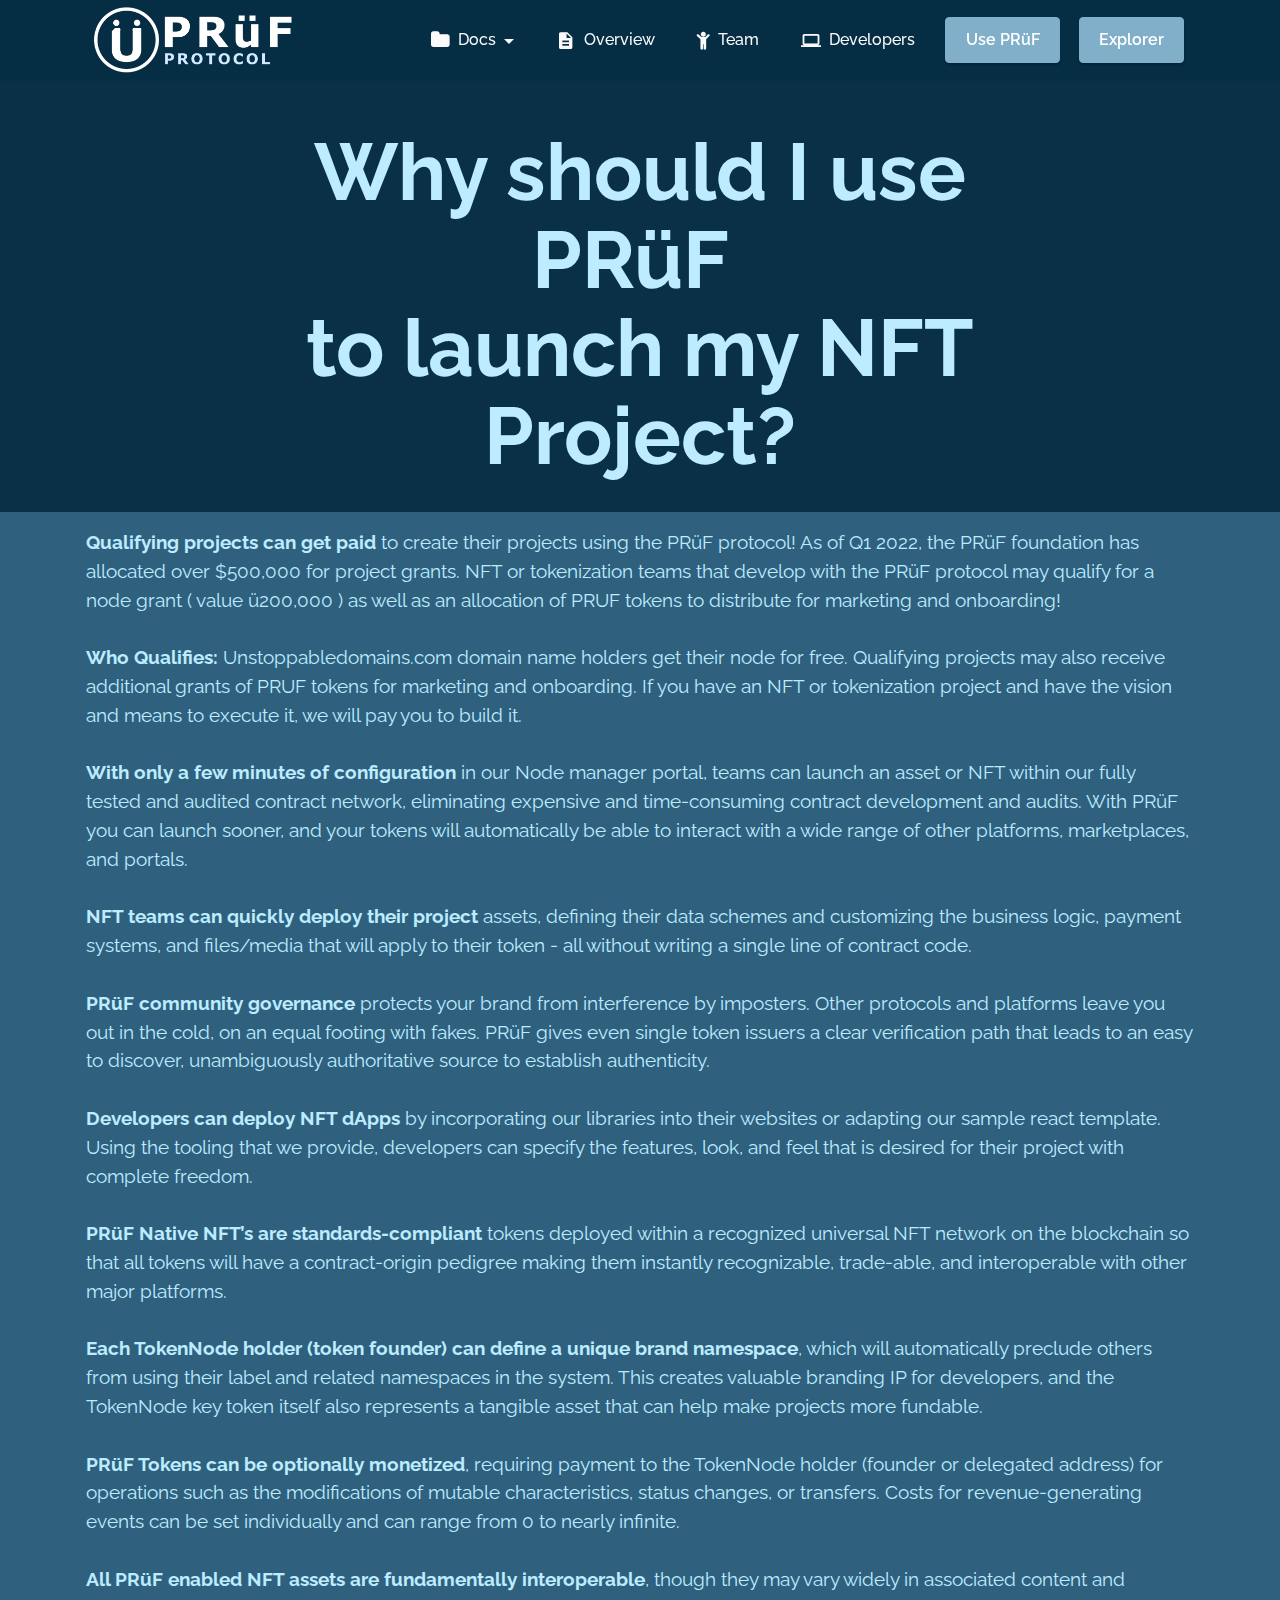
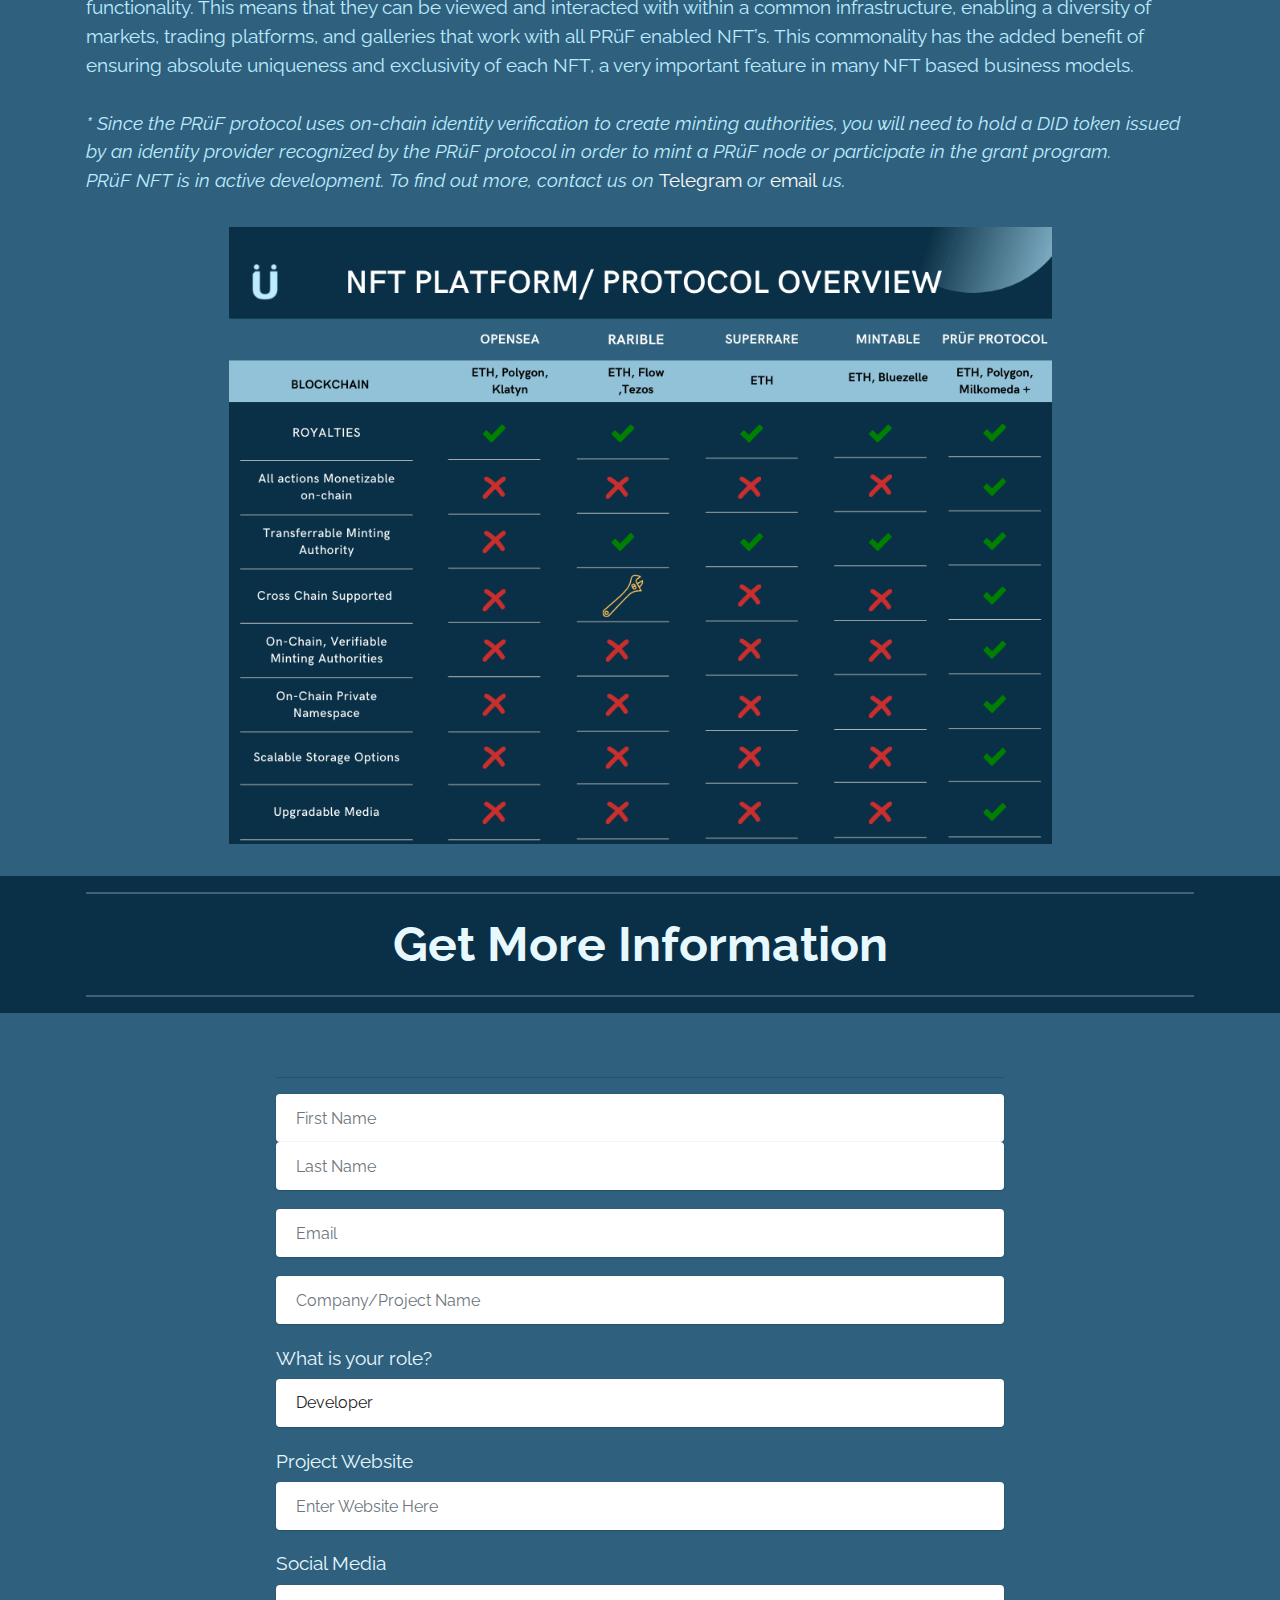
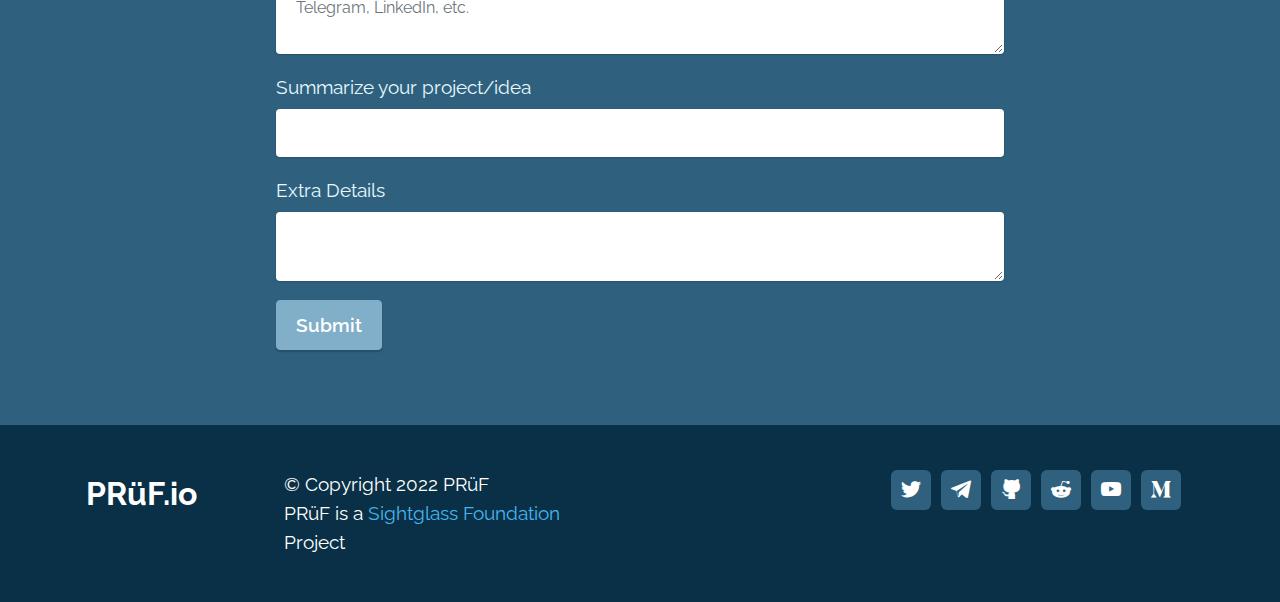
<file: devs.html>
<!DOCTYPE html>
<html  >
<head>
  
  <meta charset="UTF-8">
  <meta http-equiv="X-UA-Compatible" content="IE=edge">
  
  <meta name="twitter:card" content="summary_large_image"/>
  <meta name="twitter:image:src" content="">
  <meta property="og:image" content="">
  <meta name="twitter:title" content="Developers">
  <meta name="viewport" content="width=device-width, initial-scale=1, minimum-scale=1">
  <link rel="shortcut icon" href="assets/images/pruf-favicon-128x128.png" type="image/x-icon">
  <meta name="description" content="Information for developers looking to work with the PRüF protocol or platform.">
  
  
  <title>Developers</title>
  <link rel="stylesheet" href="assets/Material-Design-Icons/css/material.css">
  <link rel="stylesheet" href="assets/FontAwesome/css/font-awesome.css">
  <link rel="stylesheet" href="assets/bootstrap/css/bootstrap.min.css">
  <link rel="stylesheet" href="assets/bootstrap/css/bootstrap-grid.min.css">
  <link rel="stylesheet" href="assets/bootstrap/css/bootstrap-reboot.min.css">
  <link rel="stylesheet" href="assets/dropdown/css/style.css">
  <link rel="stylesheet" href="assets/socicon/css/styles.css">
  <link rel="stylesheet" href="assets/theme/css/style.css">
  <link rel="stylesheet" href="assets/recaptcha.css">
  <link rel="preload" href="https://fonts.googleapis.com/css?family=Raleway:100,200,300,400,500,600,700,800,900,100i,200i,300i,400i,500i,600i,700i,800i,900i&display=swap" as="style" onload="this.onload=null;this.rel='stylesheet'">
  <noscript><link rel="stylesheet" href="https://fonts.googleapis.com/css?family=Raleway:100,200,300,400,500,600,700,800,900,100i,200i,300i,400i,500i,600i,700i,800i,900i&display=swap"></noscript>
  <link rel="preload" as="style" href="assets/mobirise/css/mbr-additional.css"><link rel="stylesheet" href="assets/mobirise/css/mbr-additional.css" type="text/css">
  
  
  
  
</head>
<body>

<!-- Analytics -->
   <!-- Global site tag (gtag.js) - Google Analytics -->
<script async src="https://www.googletagmanager.com/gtag/js?id=G-PQZY2L47FK"></script>
<script>
  window.dataLayer = window.dataLayer || [];
  function gtag(){dataLayer.push(arguments);}
  gtag('js', new Date());

  gtag('config', 'G-PQZY2L47FK');
</script>
<!-- /Analytics -->


  
  <section data-bs-version="5.1" class="menu menu3 cid-su1fXW3Zfy" once="menu" id="menu3-k">
    
    <nav class="navbar navbar-dropdown navbar-fixed-top navbar-expand-lg">
        <div class="container">
            <div class="navbar-brand">
                <span class="navbar-logo">
                    <a href="index.html">
                        <img src="assets/images/prufplatform-423x159.png" alt="" style="height: 5rem;">
                    </a>
                </span>
                
            </div>
            <button class="navbar-toggler" type="button" data-toggle="collapse" data-bs-toggle="collapse" data-target="#navbarSupportedContent" data-bs-target="#navbarSupportedContent" aria-controls="navbarNavAltMarkup" aria-expanded="false" aria-label="Toggle navigation">
                <div class="hamburger">
                    <span></span>
                    <span></span>
                    <span></span>
                    <span></span>
                </div>
            </button>
            <div class="collapse navbar-collapse" id="navbarSupportedContent">
                <ul class="navbar-nav nav-dropdown" data-app-modern-menu="true"><li class="nav-item dropdown"><a class="nav-link link dropdown-toggle text-white display-4" href="#" data-toggle="dropdown-submenu" data-bs-toggle="dropdown" aria-expanded="false"><span class="fa fa-folder mbr-iconfont mbr-iconfont-btn"></span>
                            Docs</a><div class="dropdown-menu"><a class="dropdown-item text-white text-primary display-4" href="assets/files/PRuF-Whitepaper.pdf" target="_blank">Whitepaper<br></a><a class="dropdown-item text-white text-primary display-4" href="assets/files/PRUF--PitchDeck.pdf" target="_blank">Pitch Deck<br></a><a class="dropdown-item text-white text-primary display-4" href="assets/files/PRUF--SummaryOnePager.pdf" target="_blank">One Pager</a><a class="dropdown-item text-white text-primary display-4" href="assets/files/New-tokenomicsreport.pdf" target="_blank">Tokenomics</a><a class="dropdown-item text-white text-primary display-4" href="assets/files/An-afternoonwithpruf.pdf" target="_blank">A PRüF Story<br></a><a class="dropdown-item text-white text-primary display-4" href="https://github.com/Prufio/PRUF" target="_blank">PRüF Github&nbsp;<br></a><a class="dropdown-item text-white text-primary display-4" href="assets/files/Exec-SummaryGraphic.pdf" target="_blank">Executive Summary</a></div></li><li class="nav-item"><a class="nav-link link text-white text-primary display-4" href="info.html"><span class="mdi-action-description mbr-iconfont mbr-iconfont-btn"></span>Overview</a></li><li class="nav-item"><a class="nav-link link text-white text-primary display-4" href="team.html"><span class="fa fa-child mbr-iconfont mbr-iconfont-btn"></span>Team</a></li><li class="nav-item"><a class="nav-link link text-white text-primary display-4" href="devs.html"><span class="mdi-hardware-computer mbr-iconfont mbr-iconfont-btn"></span>
                            Developers</a></li></ul>
                
                <div class="navbar-buttons mbr-section-btn"><a class="btn btn-primary display-4" href="disclaimer.html">Use PRüF</a> <a class="btn btn-primary display-4" href="https://etherscan.io/token/0xa49811140e1d6f653dec28037be0924c811c4538" target="_blank">Explorer</a></div>
            </div>
        </div>
    </nav>
</section>

<section data-bs-version="5.1" class="info1 cid-su1TjE9dV2" id="info1-u">
    
    
    <div class="align-center container-fluid">
        <div class="row justify-content-center">
            <div class="col-12 col-lg-8">
                <h3 class="mbr-section-title mb-4 mbr-fonts-style display-1"><strong>Why should I use PRüF&nbsp;</strong><div><strong>to launch my NFT Project?</strong></div></h3>
                
                
            </div>
        </div>
    </div>
</section>

<section data-bs-version="5.1" class="content5 cid-su1TCmiPPQ" id="content5-v">
    
    <div class="container">
        <div class="row justify-content-center">
            <div class="col-md-12 col-lg-12">
                
                
                <p class="mbr-text mbr-fonts-style display-7"><strong>Qualifying projects can get paid</strong> to create their projects using the PRüF protocol! As of Q1 2022, the PRüF foundation has allocated over $500,000 for project grants. NFT or tokenization teams that develop with the PRüF protocol may qualify for a node grant ( value ü200,000 ) as well as an allocation of PRUF tokens to distribute for marketing and onboarding!<br><br><strong>Who Qualifies:</strong> Unstoppabledomains.com domain name holders get their node for free. Qualifying projects may also receive additional grants of PRUF tokens for marketing and onboarding. If you have an NFT or tokenization project and have the vision and means to execute it, we will pay you to build it.<br><br><strong>With only a few minutes of configuration</strong> in our Node manager portal, teams can launch an asset or NFT within our fully tested and audited contract network, eliminating expensive and time-consuming contract development and audits. With PRüF you can launch sooner, and your tokens will automatically be able to interact with a wide range of other platforms, marketplaces, and portals.<br><br><strong>NFT teams can quickly deploy their project</strong> assets, defining their data schemes and customizing the business logic, payment systems, and files/media that will apply to their token - all without writing a single line of contract code.<br><br><strong>PRüF community governance</strong> protects your brand from interference by imposters. Other protocols and platforms leave you out in the cold, on an equal footing with fakes. PRüF gives even single token issuers a clear verification path that leads to an easy to discover, unambiguously authoritative source to establish authenticity.<br><br><strong>Developers can deploy NFT dApps</strong> by incorporating our libraries into their websites or adapting our sample react template. Using the tooling that we provide, developers can specify the features, look, and feel that is desired for their project with complete freedom.<br><br><strong>PRüF Native NFT’s are standards-compliant</strong> tokens deployed within a recognized universal NFT network on the blockchain so that all tokens will have a contract-origin pedigree making them instantly recognizable, trade-able, and interoperable with other major platforms.<br><br><strong>Each TokenNode holder (token founder) can define a unique brand namespace</strong>, which will automatically preclude others from using their label and related namespaces in the system. This creates valuable branding IP for developers, and the TokenNode key token itself also represents a tangible asset that can help make projects more fundable.<br><br><strong>PRüF Tokens can be optionally monetized</strong>, requiring payment to the TokenNode holder (founder or delegated address) for operations such as the modifications of mutable characteristics, status changes, or transfers. Costs for revenue-generating events can be set individually and can range from 0 to nearly infinite.<br><br><strong>All PRüF enabled NFT assets are fundamentally interoperable</strong>, though they may vary widely in associated content and functionality. This means that they can be viewed and interacted with within a common infrastructure, enabling a diversity of markets, trading platforms, and galleries that work with all PRüF enabled NFT’s. This commonality has the added benefit of ensuring absolute uniqueness and exclusivity of each NFT, a very important feature in many NFT based business models.<br><br><em>* Since the PRüF protocol uses on-chain identity verification to create minting authorities, you will need to hold a DID token issued by an identity provider recognized by the PRüF protocol in order to mint a PRüF node or participate in the grant program.</em><br><em>PRüF NFT is in active development. To find out more, contact us on <a href="http://t.me/pruftalk" class="text-white" target="_blank">Telegram</a> or <a href="mailto:info@pruf.io" class="text-white">email</a> us.</em><br></p>
            </div>
        </div>
    </div>
</section>

<section data-bs-version="5.1" class="image3 cid-sU9PFzAMeI" id="image3-39">
    

    

    <div class="container">
        <div class="row justify-content-center">
            <div class="col-12 col-lg-9">
                <div class="image-wrapper">
                    <img src="assets/images/pruf-table-dark-mode-1024x768.png" alt="">
                    
                </div>
            </div>
        </div>
    </div>
</section>

<section data-bs-version="5.1" class="content6 cid-su1XubH4v8" id="content6-12">
    
    <div class="container">
        <div class="row justify-content-center">
            <div class="col-md-12 col-lg-12">
                <hr class="line">
                <p class="mbr-text align-center mbr-fonts-style my-4 display-2">
                    <strong>Get More Information</strong></p>
                <hr class="line">
            </div>
        </div>
    </div>
</section>

<section class="form cid-su1XnV2Ape" id="formbuilder-11">
    
    
    <div class="container">
        <div class="row">
            <div class="col-lg-8 mx-auto mbr-form" data-form-type="formoid">
<!--Formbuilder Form-->
<form action="https://mobirise.eu/" method="POST" class="mbr-form form-with-styler" data-form-title="Dev Prop Form"><input type="hidden" name="email" data-form-email="true" value="P+y4liPkBMxsKdRsi+vHEivfNTVu2ynmXsOioGOjf/96kTZ1ul58lYU9SJI7hC2LGzaaybuZLoaKmJyBnBnLId4pqH2VRXBgMaCoOo61uzjJrbGXSgS9fw48lLsx+3CD.gy3VCW4JNvN1cx3UkyW7L3eH0cS3jyjaAE3Y2pwrcvIswBoK0o40IRXOhsjLpjPUBW/xq+zLq5rFtZM+ELPhp3pGRQAbWpYOjTfFGHbhm+Bv8v+YSBGP9MKLlToPFIl6">
<div class="form-row">
<div hidden="hidden" data-form-alert="" class="alert alert-success col-12">Thank you for your proposal. The team will assess it and reach out to you once we have discussed it.</div>
<div hidden="hidden" data-form-alert-danger="" class="alert alert-danger col-12">Oops...! some problem!</div>
</div>
<div class="dragArea form-row">
<div class="col-lg-12 col-md-12 col-sm-12">
<h4 class="mbr-fonts-style display-5">&nbsp;</h4>
</div>
<div class="col-lg-12 col-md-12 col-sm-12">
<hr>
</div>
<div class="col-lg-12 col-md-12 col-sm-12 form-group">
<div class="form-row">
<div class="col">
<input type="text" name="First Name" placeholder="First Name" data-form-field="First Name" class="form-control text-multiple" value="" id="First Name-formbuilder-11">
</div>
<div class="col">
<input type="text" name="Last Name" placeholder="Last Name" data-form-field="Last Name" class="form-control text-multiple" value="" id="Last Name-formbuilder-11">
</div>
</div>
</div>
<div data-for="Email Address" class="col-lg-12 col-md-12 col-sm-12 form-group">
<input type="email" name="Email Address" placeholder="Email" data-form-field="Email Address" class="form-control display-7" required="required" value="" id="Email Address-formbuilder-11">
</div>
<div data-for="Company/Project" class="col-lg-12 col-md-12 col-sm-12 form-group">
<input type="text" name="Company/Project" placeholder="Company/Project Name" data-form-field="Company/Project" class="form-control display-7" value="" id="Company/Project-formbuilder-11">
</div>
<div data-for="Role" class="col-lg-12 col-md-12 col-sm-12 form-group">
<label for="Role-formbuilder-11" class="form-control-label mbr-fonts-style display-7">What is your role?</label>
<select name="Role" data-form-field="Role" required="required" class="form-control display-7" id="Role-formbuilder-11">
<option value="Developer">Developer</option>
<option value="Business Owner">Business Owner</option>
<option value="Entrepreneur">Entrepreneur</option>
<option value="Other(Describe in detail section)">Other(Describe in detail section)</option>
</select>
</div>
<div class="col-lg-12 col-md-12 col-sm-12 form-group" data-for="projectWebsite">
<label for="projectWebsite-formbuilder-11" class="form-control-label mbr-fonts-style display-7">Project Website</label>
<input type="text" name="projectWebsite" data-form-field="projectWebsite" class="form-control display-7" placeholder="Enter Website Here" required="required" value="" id="projectWebsite-formbuilder-11">
</div>
<div data-for="socialLinks" class="col-lg-12 col-md-12 col-sm-12 form-group">
<label for="socialLinks-formbuilder-11" class="form-control-label mbr-fonts-style display-7">Social Media</label>
<textarea name="socialLinks" placeholder="Telegram, LinkedIn, etc." data-form-field="socialLinks" class="form-control display-7" required="required" id="socialLinks-formbuilder-11"></textarea>
</div>
<div class="col-lg-12 col-md-12 col-sm-12 form-group" data-for="Summary">
<label for="Summary-formbuilder-11" class="form-control-label mbr-fonts-style display-7">Summarize your project/idea</label>
<input type="text" name="Summary" data-form-field="Summary" required="required" class="form-control display-7" value="" id="Summary-formbuilder-11">
</div>
<div class="col-lg-12 col-md-12 col-sm-12 form-group" data-for="Extra Detail">
<label for="Extra Detail-formbuilder-11" class="form-control-label mbr-fonts-style display-7">Extra Details</label>
<textarea name="Extra Detail" data-form-field="Extra Detail" class="form-control display-7" id="Extra Detail-formbuilder-11"></textarea>
</div>
<div class="col-lg-3 col-md-12 col-sm-12">
<button type="submit" class="btn btn-primary display-7">Submit</button>
</div>
</div>
</form><!--Formbuilder Form-->
</div>
        </div>
    </div>
</section>

<section data-bs-version="5.1" class="footer2 cid-t22KvfkqBO" once="footer" id="footer02-3h">
    
    
    <div class="container">
        <div class="row">
              <div class="col-lg-2">
            <h4 class="mbr-text align-left m-0 p-0 mbr-fonts-style display-5"><strong>PRüF.io</strong></h4>
            </div>
            
            <div class="col-md-12 mbr-flex col-lg-4 my-auto px-4 align-left">
                
                
                <p class="mbr-text text-grey mb-0 mbr-fonts-style display-7">
                    © Copyright 2022 PRüF<br>PRüF is a <a href="http://sightglass.foundation" class="text-info text-primary" target="_blank">Sightglass Foundation</a> Project</p>
            </div>
          
            <div class="col-md-12 col-lg-6 px-4 align-right">
                <div class="social-list">
                    <div class="soc-item">
                        <a href="http://twitter.com/prufteam" target="_blank">
                            <span class="mbr-iconfont mbr-iconfont-social socicon-twitter socicon"></span>
                        </a>
                    </div>
                    <div class="soc-item">
                        <a href="http://t.me/pruftalk" target="_blank">
                            <span class="mbr-iconfont mbr-iconfont-social socicon-telegram socicon"></span>
                        </a>
                    </div>
                    <div class="soc-item">
                        <a href="https://github.com/Prufio/PRUF" target="_blank">
                            <span class="mbr-iconfont mbr-iconfont-social socicon-github socicon"></span>
                        </a>
                    </div>
                    <div class="soc-item">
                        <a href="http://reddit.com/r/pruf" target="_blank">
                            <span class="mbr-iconfont mbr-iconfont-social socicon-reddit socicon"></span>
                        </a>
                    </div>
                    <div class="soc-item">
                        <a href="https://www.youtube.com/c/prufteam" target="_blank">
                            <span class="mbr-iconfont mbr-iconfont-social socicon-youtube socicon"></span>
                        </a>
                    </div>

                    <div class="soc-item">
                        <a href="http://prufio.medium.com" target="_blank">
                            <span class="mbr-iconfont mbr-iconfont-social socicon-medium socicon"></span>
                        </a>
                    </div>

                    

                    
                </div>
            </div>
        </div>
    </div>
</section>


<script src="assets/bootstrap/js/bootstrap.bundle.min.js"></script>
  <script src="assets/smoothscroll/smooth-scroll.js"></script>
  <script src="assets/ytplayer/index.js"></script>
  <script src="assets/dropdown/js/navbar-dropdown.js"></script>
  <script src="assets/theme/js/script.js"></script>
  <script src="assets/formoid.min.js"></script>
  
  
  
</body>
</html>
</file>
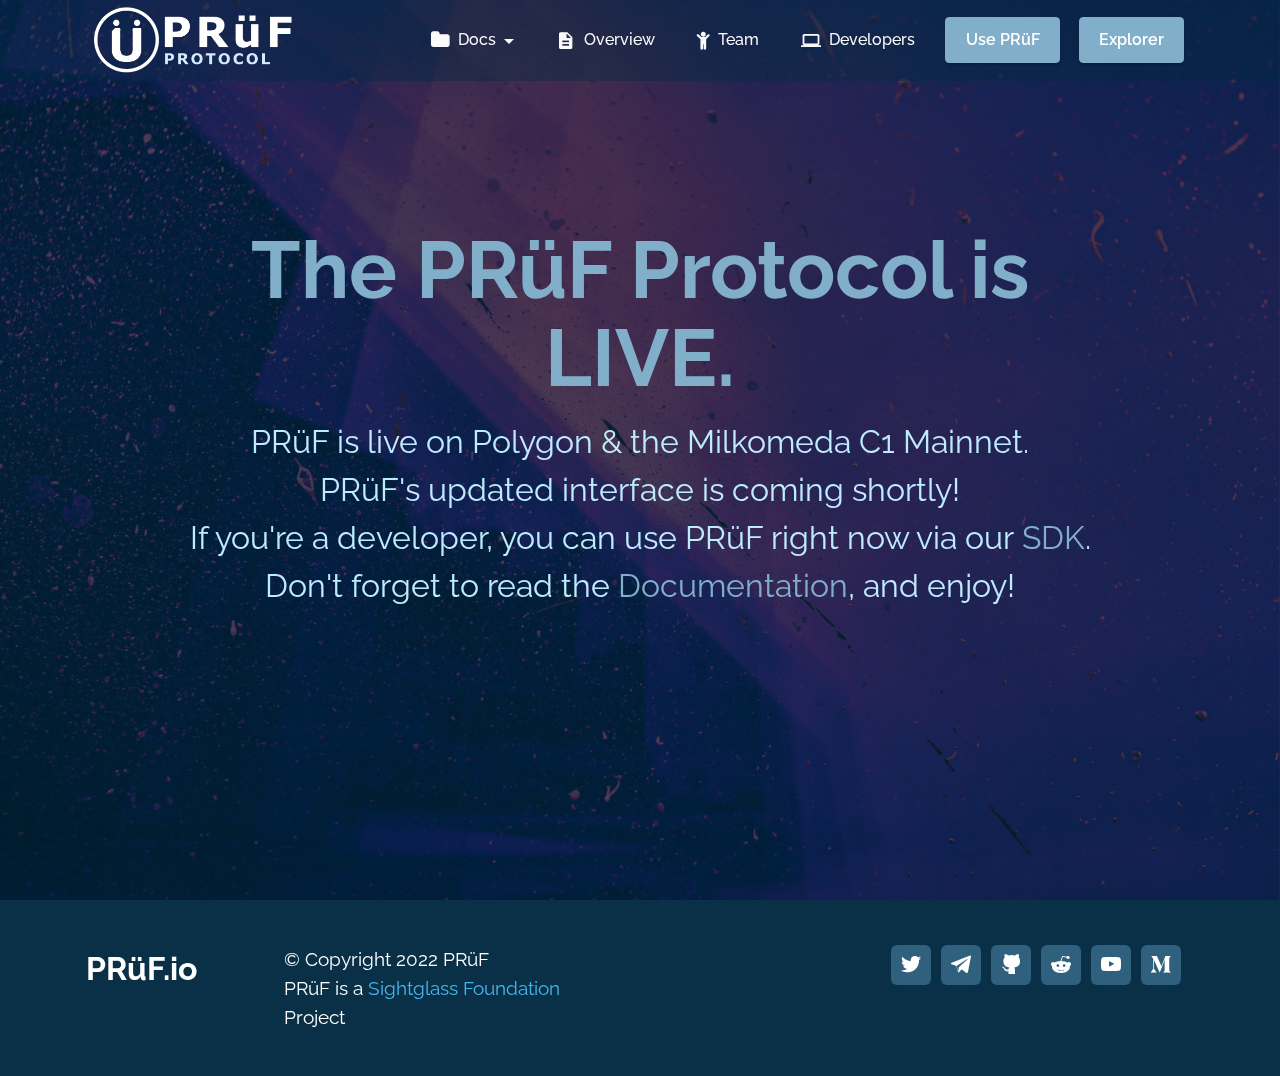
<file: disclaimer.html>
<!DOCTYPE html>
<html  >
<head>
  
  <meta charset="UTF-8">
  <meta http-equiv="X-UA-Compatible" content="IE=edge">
  
  <meta name="twitter:card" content="summary_large_image"/>
  <meta name="twitter:image:src" content="">
  <meta property="og:image" content="">
  <meta name="twitter:title" content="Disclaimer">
  <meta name="viewport" content="width=device-width, initial-scale=1, minimum-scale=1">
  <link rel="shortcut icon" href="assets/images/pruf-favicon-128x128.png" type="image/x-icon">
  <meta name="description" content="External host disclaimer.">
  
  
  <title>Disclaimer</title>
  <link rel="stylesheet" href="assets/Material-Design-Icons/css/material.css">
  <link rel="stylesheet" href="assets/FontAwesome/css/font-awesome.css">
  <link rel="stylesheet" href="assets/bootstrap/css/bootstrap.min.css">
  <link rel="stylesheet" href="assets/bootstrap/css/bootstrap-grid.min.css">
  <link rel="stylesheet" href="assets/bootstrap/css/bootstrap-reboot.min.css">
  <link rel="stylesheet" href="assets/parallax/jarallax.css">
  <link rel="stylesheet" href="assets/dropdown/css/style.css">
  <link rel="stylesheet" href="assets/socicon/css/styles.css">
  <link rel="stylesheet" href="assets/theme/css/style.css">
  <link rel="preload" href="https://fonts.googleapis.com/css?family=Raleway:100,200,300,400,500,600,700,800,900,100i,200i,300i,400i,500i,600i,700i,800i,900i&display=swap" as="style" onload="this.onload=null;this.rel='stylesheet'">
  <noscript><link rel="stylesheet" href="https://fonts.googleapis.com/css?family=Raleway:100,200,300,400,500,600,700,800,900,100i,200i,300i,400i,500i,600i,700i,800i,900i&display=swap"></noscript>
  <link rel="preload" as="style" href="assets/mobirise/css/mbr-additional.css"><link rel="stylesheet" href="assets/mobirise/css/mbr-additional.css" type="text/css">
  
  
  
  
</head>
<body>

<!-- Analytics -->
   <!-- Global site tag (gtag.js) - Google Analytics -->
<script async src="https://www.googletagmanager.com/gtag/js?id=G-PQZY2L47FK"></script>
<script>
  window.dataLayer = window.dataLayer || [];
  function gtag(){dataLayer.push(arguments);}
  gtag('js', new Date());

  gtag('config', 'G-PQZY2L47FK');
</script>
<!-- /Analytics -->


  
  <section data-bs-version="5.1" class="menu menu3 cid-su1fXW3Zfy" once="menu" id="menu3-o">
    
    <nav class="navbar navbar-dropdown navbar-fixed-top navbar-expand-lg">
        <div class="container">
            <div class="navbar-brand">
                <span class="navbar-logo">
                    <a href="index.html">
                        <img src="assets/images/prufplatform-423x159.png" alt="" style="height: 5rem;">
                    </a>
                </span>
                
            </div>
            <button class="navbar-toggler" type="button" data-toggle="collapse" data-bs-toggle="collapse" data-target="#navbarSupportedContent" data-bs-target="#navbarSupportedContent" aria-controls="navbarNavAltMarkup" aria-expanded="false" aria-label="Toggle navigation">
                <div class="hamburger">
                    <span></span>
                    <span></span>
                    <span></span>
                    <span></span>
                </div>
            </button>
            <div class="collapse navbar-collapse" id="navbarSupportedContent">
                <ul class="navbar-nav nav-dropdown" data-app-modern-menu="true"><li class="nav-item dropdown"><a class="nav-link link dropdown-toggle text-white display-4" href="#" data-toggle="dropdown-submenu" data-bs-toggle="dropdown" aria-expanded="false"><span class="fa fa-folder mbr-iconfont mbr-iconfont-btn"></span>
                            Docs</a><div class="dropdown-menu"><a class="dropdown-item text-white text-primary display-4" href="assets/files/PRuF-Whitepaper.pdf" target="_blank">Whitepaper<br></a><a class="dropdown-item text-white text-primary display-4" href="assets/files/PRUF--PitchDeck.pdf" target="_blank">Pitch Deck<br></a><a class="dropdown-item text-white text-primary display-4" href="assets/files/PRUF--SummaryOnePager.pdf" target="_blank">One Pager</a><a class="dropdown-item text-white text-primary display-4" href="assets/files/New-tokenomicsreport.pdf" target="_blank">Tokenomics</a><a class="dropdown-item text-white text-primary display-4" href="assets/files/An-afternoonwithpruf.pdf" target="_blank">A PRüF Story<br></a><a class="dropdown-item text-white text-primary display-4" href="https://github.com/Prufio/PRUF" target="_blank">PRüF Github&nbsp;<br></a><a class="dropdown-item text-white text-primary display-4" href="assets/files/Exec-SummaryGraphic.pdf" target="_blank">Executive Summary</a></div></li><li class="nav-item"><a class="nav-link link text-white text-primary display-4" href="info.html"><span class="mdi-action-description mbr-iconfont mbr-iconfont-btn"></span>Overview</a></li><li class="nav-item"><a class="nav-link link text-white text-primary display-4" href="team.html"><span class="fa fa-child mbr-iconfont mbr-iconfont-btn"></span>Team</a></li><li class="nav-item"><a class="nav-link link text-white text-primary display-4" href="devs.html"><span class="mdi-hardware-computer mbr-iconfont mbr-iconfont-btn"></span>
                            Developers</a></li></ul>
                
                <div class="navbar-buttons mbr-section-btn"><a class="btn btn-primary display-4" href="disclaimer.html">Use PRüF</a> <a class="btn btn-primary display-4" href="https://etherscan.io/token/0xa49811140e1d6f653dec28037be0924c811c4538" target="_blank">Explorer</a></div>
            </div>
        </div>
    </nav>
</section>

<section data-bs-version="5.1" class="header6 cid-su1Rf7uSky mbr-fullscreen mbr-parallax-background" id="header6-t">

    

    <div class="mbr-overlay" style="opacity: 0.7; background-color: rgb(0, 42, 64);"></div>

    <div class="align-center container">
        <div class="row justify-content-center">
            <div class="col-12 col-lg-10">
                <h1 class="mbr-section-title mbr-fonts-style mbr-white mb-3 display-1"><strong>The PRüF Protocol is LIVE.</strong></h1>
                
                <p class="mbr-text mbr-white mbr-fonts-style display-5">PRüF is live on Polygon &amp; the Milkomeda C1 Mainnet.<br>PRüF's updated interface is coming shortly!<br>If you're a developer, you can use PRüF right now via our&nbsp;<a href="https://www.npmjs.com/package/pruf-js" class="text-primary" target="_blank">SDK</a>.<br>Don't forget to read the <a href="https://pruf-js.readthedocs.io/en/latest/" class="text-primary" target="_blank">Documentation</a>, and enjoy!<br><br></p>
                
            </div>
        </div>
    </div>
</section>

<section data-bs-version="5.1" class="footer2 cid-t22KvfkqBO" once="footer" id="footer02-3h">
    
    
    <div class="container">
        <div class="row">
              <div class="col-lg-2">
            <h4 class="mbr-text align-left m-0 p-0 mbr-fonts-style display-5"><strong>PRüF.io</strong></h4>
            </div>
            
            <div class="col-md-12 mbr-flex col-lg-4 my-auto px-4 align-left">
                
                
                <p class="mbr-text text-grey mb-0 mbr-fonts-style display-7">
                    © Copyright 2022 PRüF<br>PRüF is a <a href="http://sightglass.foundation" class="text-info text-primary" target="_blank">Sightglass Foundation</a> Project</p>
            </div>
          
            <div class="col-md-12 col-lg-6 px-4 align-right">
                <div class="social-list">
                    <div class="soc-item">
                        <a href="http://twitter.com/prufteam" target="_blank">
                            <span class="mbr-iconfont mbr-iconfont-social socicon-twitter socicon"></span>
                        </a>
                    </div>
                    <div class="soc-item">
                        <a href="http://t.me/pruftalk" target="_blank">
                            <span class="mbr-iconfont mbr-iconfont-social socicon-telegram socicon"></span>
                        </a>
                    </div>
                    <div class="soc-item">
                        <a href="https://github.com/Prufio/PRUF" target="_blank">
                            <span class="mbr-iconfont mbr-iconfont-social socicon-github socicon"></span>
                        </a>
                    </div>
                    <div class="soc-item">
                        <a href="http://reddit.com/r/pruf" target="_blank">
                            <span class="mbr-iconfont mbr-iconfont-social socicon-reddit socicon"></span>
                        </a>
                    </div>
                    <div class="soc-item">
                        <a href="https://www.youtube.com/c/prufteam" target="_blank">
                            <span class="mbr-iconfont mbr-iconfont-social socicon-youtube socicon"></span>
                        </a>
                    </div>

                    <div class="soc-item">
                        <a href="http://prufio.medium.com" target="_blank">
                            <span class="mbr-iconfont mbr-iconfont-social socicon-medium socicon"></span>
                        </a>
                    </div>

                    

                    
                </div>
            </div>
        </div>
    </div>
</section>


<script src="assets/bootstrap/js/bootstrap.bundle.min.js"></script>
  <script src="assets/parallax/jarallax.js"></script>
  <script src="assets/smoothscroll/smooth-scroll.js"></script>
  <script src="assets/ytplayer/index.js"></script>
  <script src="assets/dropdown/js/navbar-dropdown.js"></script>
  <script src="assets/theme/js/script.js"></script>
  
  
  
</body>
</html>
</file>
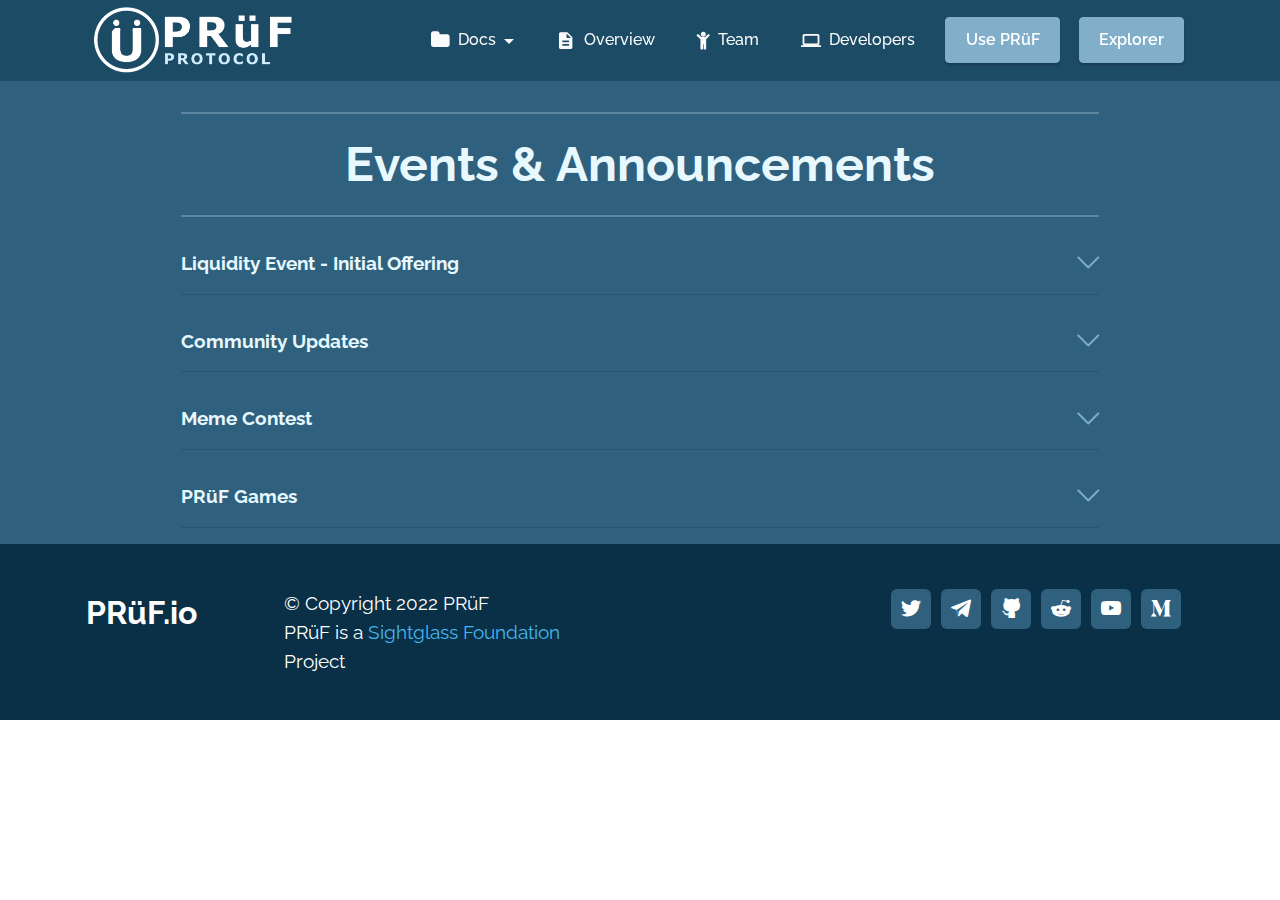
<file: events.html>
<!DOCTYPE html>
<html  >
<head>
  
  <meta charset="UTF-8">
  <meta http-equiv="X-UA-Compatible" content="IE=edge">
  
  <meta name="twitter:card" content="summary_large_image"/>
  <meta name="twitter:image:src" content="">
  <meta property="og:image" content="">
  <meta name="twitter:title" content="Events">
  <meta name="viewport" content="width=device-width, initial-scale=1, minimum-scale=1">
  <link rel="shortcut icon" href="assets/images/pruf-favicon-128x128.png" type="image/x-icon">
  <meta name="description" content="PRüF's upcoming events and announcements.">
  
  
  <title>Events</title>
  <link rel="stylesheet" href="assets/web/assets/mobirise-icons2/mobirise2.css">
  <link rel="stylesheet" href="assets/Material-Design-Icons/css/material.css">
  <link rel="stylesheet" href="assets/FontAwesome/css/font-awesome.css">
  <link rel="stylesheet" href="assets/web/assets/mobirise-icons/mobirise-icons.css">
  <link rel="stylesheet" href="assets/bootstrap/css/bootstrap.min.css">
  <link rel="stylesheet" href="assets/bootstrap/css/bootstrap-grid.min.css">
  <link rel="stylesheet" href="assets/bootstrap/css/bootstrap-reboot.min.css">
  <link rel="stylesheet" href="assets/dropdown/css/style.css">
  <link rel="stylesheet" href="assets/socicon/css/styles.css">
  <link rel="stylesheet" href="assets/theme/css/style.css">
  <link rel="preload" href="https://fonts.googleapis.com/css?family=Raleway:100,200,300,400,500,600,700,800,900,100i,200i,300i,400i,500i,600i,700i,800i,900i&display=swap" as="style" onload="this.onload=null;this.rel='stylesheet'">
  <noscript><link rel="stylesheet" href="https://fonts.googleapis.com/css?family=Raleway:100,200,300,400,500,600,700,800,900,100i,200i,300i,400i,500i,600i,700i,800i,900i&display=swap"></noscript>
  <link rel="preload" as="style" href="assets/mobirise/css/mbr-additional.css"><link rel="stylesheet" href="assets/mobirise/css/mbr-additional.css" type="text/css">
  
  
  
  
</head>
<body>

<!-- Analytics -->
   <!-- Global site tag (gtag.js) - Google Analytics -->
<script async src="https://www.googletagmanager.com/gtag/js?id=G-PQZY2L47FK"></script>
<script>
  window.dataLayer = window.dataLayer || [];
  function gtag(){dataLayer.push(arguments);}
  gtag('js', new Date());

  gtag('config', 'G-PQZY2L47FK');
</script>
<!-- /Analytics -->


  
  <section data-bs-version="5.1" class="menu menu3 cid-su1fXW3Zfy" once="menu" id="menu3-8">
    
    <nav class="navbar navbar-dropdown navbar-fixed-top navbar-expand-lg">
        <div class="container">
            <div class="navbar-brand">
                <span class="navbar-logo">
                    <a href="index.html">
                        <img src="assets/images/prufplatform-423x159.png" alt="" style="height: 5rem;">
                    </a>
                </span>
                
            </div>
            <button class="navbar-toggler" type="button" data-toggle="collapse" data-bs-toggle="collapse" data-target="#navbarSupportedContent" data-bs-target="#navbarSupportedContent" aria-controls="navbarNavAltMarkup" aria-expanded="false" aria-label="Toggle navigation">
                <div class="hamburger">
                    <span></span>
                    <span></span>
                    <span></span>
                    <span></span>
                </div>
            </button>
            <div class="collapse navbar-collapse" id="navbarSupportedContent">
                <ul class="navbar-nav nav-dropdown" data-app-modern-menu="true"><li class="nav-item dropdown"><a class="nav-link link dropdown-toggle text-white display-4" href="#" data-toggle="dropdown-submenu" data-bs-toggle="dropdown" aria-expanded="false"><span class="fa fa-folder mbr-iconfont mbr-iconfont-btn"></span>
                            Docs</a><div class="dropdown-menu"><a class="dropdown-item text-white text-primary display-4" href="assets/files/PRuF-Whitepaper.pdf" target="_blank">Whitepaper<br></a><a class="dropdown-item text-white text-primary display-4" href="assets/files/PRUF--PitchDeck.pdf" target="_blank">Pitch Deck<br></a><a class="dropdown-item text-white text-primary display-4" href="assets/files/PRUF--SummaryOnePager.pdf" target="_blank">One Pager</a><a class="dropdown-item text-white text-primary display-4" href="assets/files/New-tokenomicsreport.pdf" target="_blank">Tokenomics</a><a class="dropdown-item text-white text-primary display-4" href="assets/files/An-afternoonwithpruf.pdf" target="_blank">A PRüF Story<br></a><a class="dropdown-item text-white text-primary display-4" href="https://github.com/Prufio/PRUF" target="_blank">PRüF Github&nbsp;<br></a><a class="dropdown-item text-white text-primary display-4" href="assets/files/Exec-SummaryGraphic.pdf" target="_blank">Executive Summary</a></div></li><li class="nav-item"><a class="nav-link link text-white text-primary display-4" href="info.html"><span class="mdi-action-description mbr-iconfont mbr-iconfont-btn"></span>Overview</a></li><li class="nav-item"><a class="nav-link link text-white text-primary display-4" href="team.html"><span class="fa fa-child mbr-iconfont mbr-iconfont-btn"></span>Team</a></li><li class="nav-item"><a class="nav-link link text-white text-primary display-4" href="devs.html"><span class="mdi-hardware-computer mbr-iconfont mbr-iconfont-btn"></span>
                            Developers</a></li></ul>
                
                <div class="navbar-buttons mbr-section-btn"><a class="btn btn-primary display-4" href="disclaimer.html">Use PRüF</a> <a class="btn btn-primary display-4" href="https://etherscan.io/token/0xa49811140e1d6f653dec28037be0924c811c4538" target="_blank">Explorer</a></div>
            </div>
        </div>
    </nav>
</section>

<section data-bs-version="5.1" class="content6 cid-su1K1NenyI" id="content6-a">
    
    <div class="container">
        <div class="row justify-content-center">
            <div class="col-md-12 col-lg-10">
                <hr class="line">
                <p class="mbr-text align-center mbr-fonts-style my-4 display-2"><strong>Events &amp; Announcements</strong></p>
                <hr class="line">
            </div>
        </div>
    </div>
</section>

<section data-bs-version="5.1" class="content17 cid-su1LRGE1CG" id="content17-f">

    

    
    
    <div class="container">
        
            <div class="row justify-content-center">
                <div class="col-12 col-md-10">
                    
                    
                    <div id="bootstrap-toggle" class="toggle-panel accordionStyles tab-content">
                        <div class="card mb-3">
                            <div class="card-header" role="tab" id="headingOne">
                                <a role="button" class="collapsed panel-title text-black" data-toggle="collapse" data-bs-toggle="collapse" data-core="" href="#collapse1_39" aria-expanded="false" aria-controls="collapse1">
                                    <h6 class="panel-title-edit mbr-fonts-style mb-0 display-7"><strong>Liquidity Event - Initial Offering</strong></h6>
                                    <span class="sign mbr-iconfont mbri-arrow-down"></span>
                                </a>
                            </div>
                            <div id="collapse1_39" class="panel-collapse noScroll collapse" role="tabpanel" aria-labelledby="headingOne">
                                <div class="panel-body">
                                    <p class="mbr-fonts-style panel-text display-7">PRüF held their Initial Offering on P2PB2B on October 27th. We will be listing on DEXes and unlocking the token in Q1 2022! Join our Telegram and follow our Twitter to receive updates and reminders!</p>
                                </div>
                            </div>
                        </div>
                        <div class="card mb-3">
                            <div class="card-header" role="tab" id="headingTwo">
                                <a role="button" class="collapsed panel-title text-black" data-toggle="collapse" data-bs-toggle="collapse" data-core="" href="#collapse2_39" aria-expanded="false" aria-controls="collapse2">
                                    <h6 class="panel-title-edit mbr-fonts-style mb-0 display-7"><strong>Community Updates</strong></h6>
                                    <span class="sign mbr-iconfont mbri-arrow-down"></span>
                                </a>

                            </div>
                            <div id="collapse2_39" class="panel-collapse noScroll collapse" role="tabpanel" aria-labelledby="headingTwo">
                                <div class="panel-body">
                                    <p class="mbr-fonts-style panel-text display-7">We upload regular community updates to our <a href="https://www.youtube.com/channel/UCmeu0HBeXishfcREf7IoO5w" class="text-primary" target="_blank">YouTube</a> to help PRüFers keep up with development changes. Subscribe to keep up!</p>
                                </div>
                            </div>
                        </div>
                        <div class="card mb-3">
                            <div class="card-header" role="tab" id="headingThree">
                                <a role="button" class="collapsed panel-title text-black" data-toggle="collapse" data-bs-toggle="collapse" data-core="" href="#collapse3_39" aria-expanded="false" aria-controls="collapse3">
                                    <h6 class="panel-title-edit mbr-fonts-style mb-0 display-7"><strong>Meme Contest</strong></h6>
                                    <span class="sign mbr-iconfont mbri-arrow-down"></span>
                                </a>
                            </div>
                            <div id="collapse3_39" class="panel-collapse noScroll collapse" role="tabpanel" aria-labelledby="headingThree">
                                <div class="panel-body">
                                    <p class="mbr-fonts-style panel-text display-7">Post your PRüF memes to the <a href="http://t.me/pruftalk" class="text-primary" target="_blank">Telegram</a>&nbsp;group for a chance to win some PRüF tokens! Results are both daily and weekly.</p>
                                </div>
                            </div>
                        </div>
                        <div class="card mb-3">
                            <div class="card-header" role="tab" id="headingThree">
                                <a role="button" class="collapsed panel-title text-black" data-toggle="collapse" data-bs-toggle="collapse" data-core="" href="#collapse4_39" aria-expanded="false" aria-controls="collapse4">
                                    <h6 class="panel-title-edit mbr-fonts-style mb-0 display-7"><strong>PRüF Games</strong></h6>
                                    <span class="sign mbr-iconfont mbri-arrow-down"></span>
                                </a>
                            </div>
                            <div id="collapse4_39" class="panel-collapse noScroll collapse" role="tabpanel" aria-labelledby="headingThree">
                                <div class="panel-body">
                                    <p class="mbr-fonts-style panel-text display-7">Enjoy regular games, quizzes and brain twisters in our <a href="http://t.me/prufgames" class="text-primary" target="_blank">Telegram</a> chat, hosted by our beloved moderators.</p>
                                </div>
                            </div>
                        </div>
                        
                        
                    </div>
                </div>
            </div>
        </div>
</section>

<section data-bs-version="5.1" class="footer2 cid-t22KvfkqBO" once="footer" id="footer02-3h">
    
    
    <div class="container">
        <div class="row">
              <div class="col-lg-2">
            <h4 class="mbr-text align-left m-0 p-0 mbr-fonts-style display-5"><strong>PRüF.io</strong></h4>
            </div>
            
            <div class="col-md-12 mbr-flex col-lg-4 my-auto px-4 align-left">
                
                
                <p class="mbr-text text-grey mb-0 mbr-fonts-style display-7">
                    © Copyright 2022 PRüF<br>PRüF is a <a href="http://sightglass.foundation" class="text-info text-primary" target="_blank">Sightglass Foundation</a> Project</p>
            </div>
          
            <div class="col-md-12 col-lg-6 px-4 align-right">
                <div class="social-list">
                    <div class="soc-item">
                        <a href="http://twitter.com/prufteam" target="_blank">
                            <span class="mbr-iconfont mbr-iconfont-social socicon-twitter socicon"></span>
                        </a>
                    </div>
                    <div class="soc-item">
                        <a href="http://t.me/pruftalk" target="_blank">
                            <span class="mbr-iconfont mbr-iconfont-social socicon-telegram socicon"></span>
                        </a>
                    </div>
                    <div class="soc-item">
                        <a href="https://github.com/Prufio/PRUF" target="_blank">
                            <span class="mbr-iconfont mbr-iconfont-social socicon-github socicon"></span>
                        </a>
                    </div>
                    <div class="soc-item">
                        <a href="http://reddit.com/r/pruf" target="_blank">
                            <span class="mbr-iconfont mbr-iconfont-social socicon-reddit socicon"></span>
                        </a>
                    </div>
                    <div class="soc-item">
                        <a href="https://www.youtube.com/c/prufteam" target="_blank">
                            <span class="mbr-iconfont mbr-iconfont-social socicon-youtube socicon"></span>
                        </a>
                    </div>

                    <div class="soc-item">
                        <a href="http://prufio.medium.com" target="_blank">
                            <span class="mbr-iconfont mbr-iconfont-social socicon-medium socicon"></span>
                        </a>
                    </div>

                    

                    
                </div>
            </div>
        </div>
    </div>
</section>


<script src="assets/bootstrap/js/bootstrap.bundle.min.js"></script>
  <script src="assets/smoothscroll/smooth-scroll.js"></script>
  <script src="assets/ytplayer/index.js"></script>
  <script src="assets/dropdown/js/navbar-dropdown.js"></script>
  <script src="assets/mbr-switch-arrow/mbr-switch-arrow.js"></script>
  <script src="assets/theme/js/script.js"></script>
  
  
  
</body>
</html>
</file>
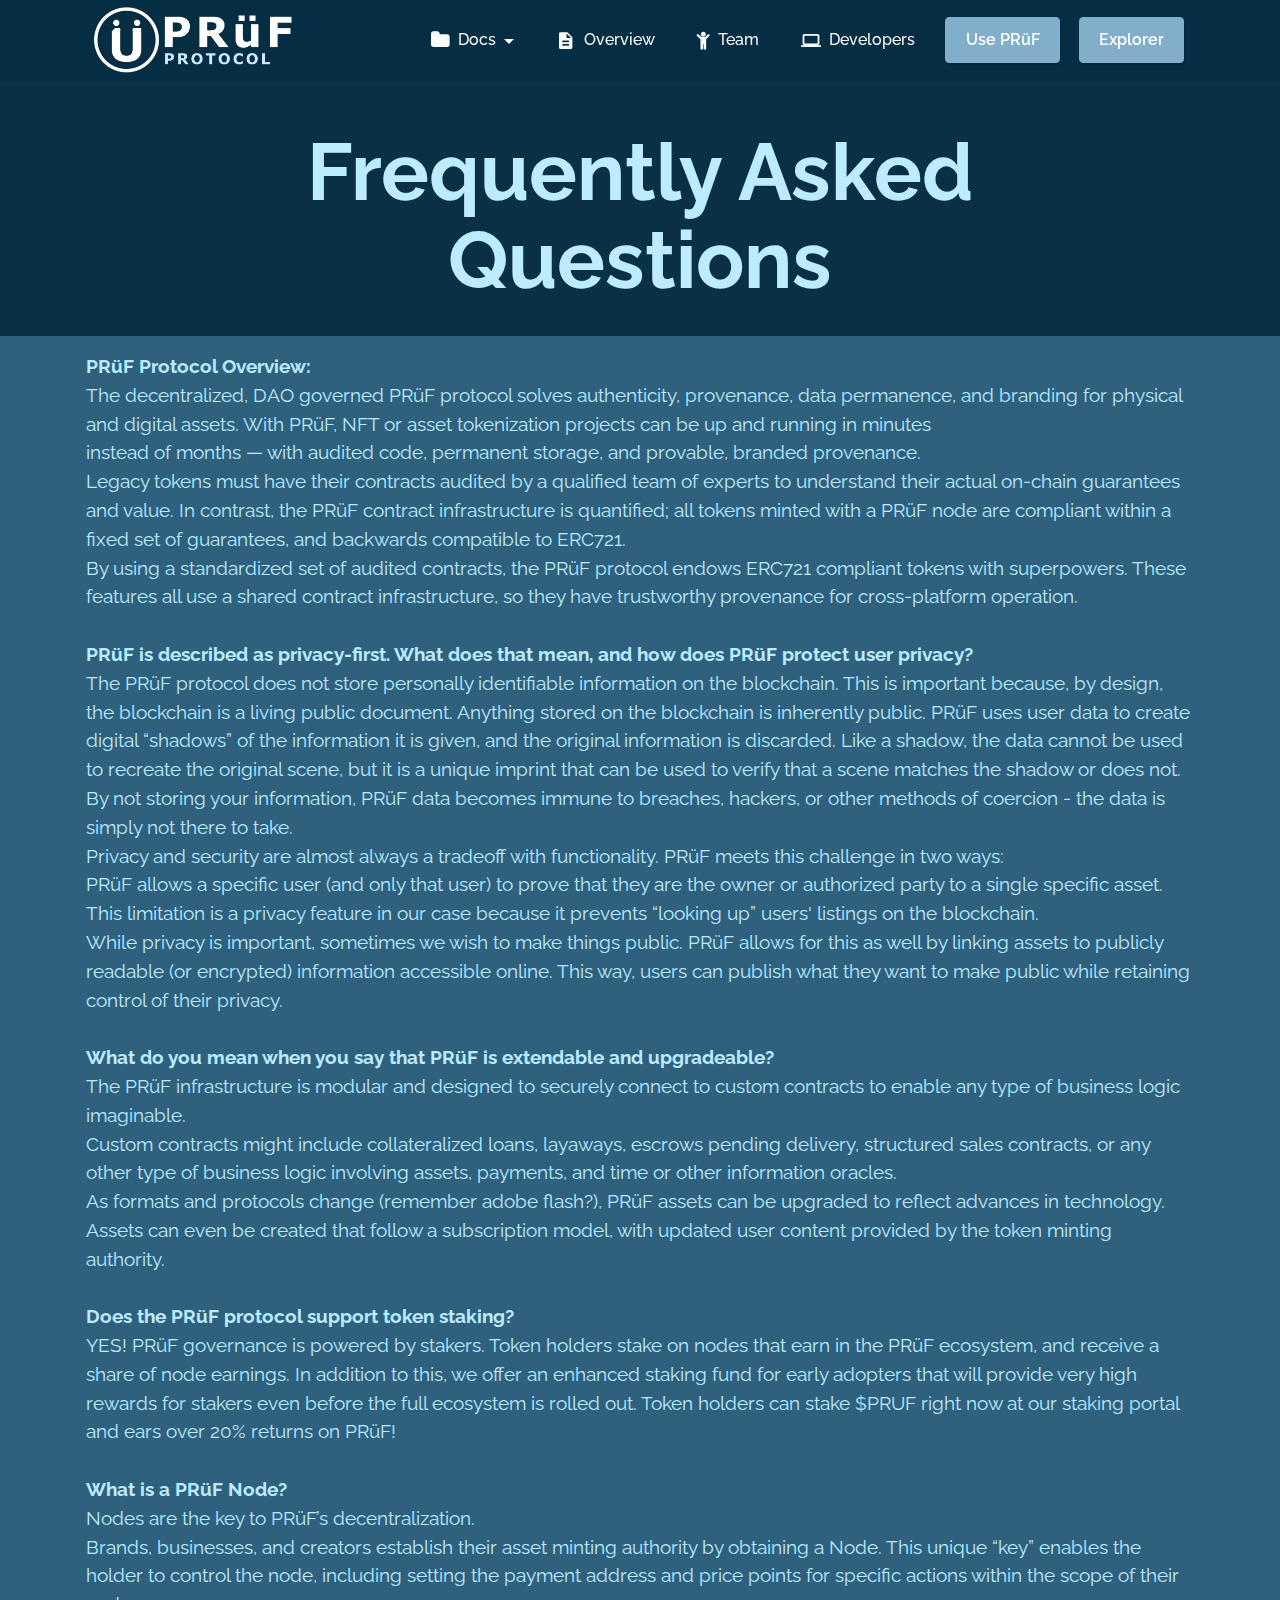
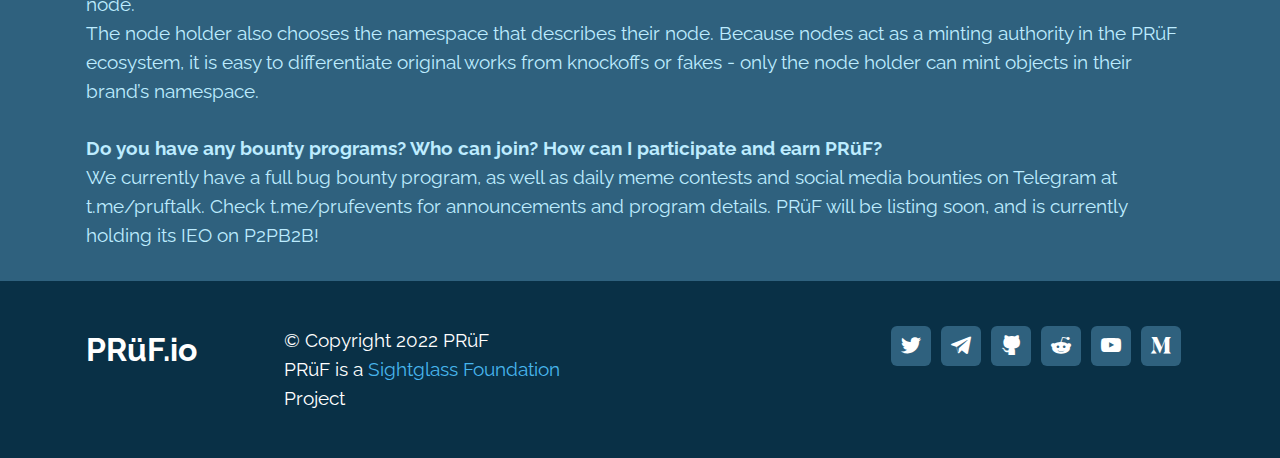
<file: faq.html>
<!DOCTYPE html>
<html  >
<head>
  
  <meta charset="UTF-8">
  <meta http-equiv="X-UA-Compatible" content="IE=edge">
  
  <meta name="twitter:card" content="summary_large_image"/>
  <meta name="twitter:image:src" content="">
  <meta property="og:image" content="">
  <meta name="twitter:title" content="FAQ">
  <meta name="viewport" content="width=device-width, initial-scale=1, minimum-scale=1">
  <link rel="shortcut icon" href="assets/images/pruf-favicon-128x128.png" type="image/x-icon">
  <meta name="description" content="Information for developers looking to work with the PRüF protocol or platform.">
  
  
  <title>FAQ</title>
  <link rel="stylesheet" href="assets/Material-Design-Icons/css/material.css">
  <link rel="stylesheet" href="assets/FontAwesome/css/font-awesome.css">
  <link rel="stylesheet" href="assets/bootstrap/css/bootstrap.min.css">
  <link rel="stylesheet" href="assets/bootstrap/css/bootstrap-grid.min.css">
  <link rel="stylesheet" href="assets/bootstrap/css/bootstrap-reboot.min.css">
  <link rel="stylesheet" href="assets/dropdown/css/style.css">
  <link rel="stylesheet" href="assets/socicon/css/styles.css">
  <link rel="stylesheet" href="assets/theme/css/style.css">
  <link rel="preload" href="https://fonts.googleapis.com/css?family=Raleway:100,200,300,400,500,600,700,800,900,100i,200i,300i,400i,500i,600i,700i,800i,900i&display=swap" as="style" onload="this.onload=null;this.rel='stylesheet'">
  <noscript><link rel="stylesheet" href="https://fonts.googleapis.com/css?family=Raleway:100,200,300,400,500,600,700,800,900,100i,200i,300i,400i,500i,600i,700i,800i,900i&display=swap"></noscript>
  <link rel="preload" as="style" href="assets/mobirise/css/mbr-additional.css"><link rel="stylesheet" href="assets/mobirise/css/mbr-additional.css" type="text/css">
  
  
  
  
</head>
<body>

<!-- Analytics -->
   <!-- Global site tag (gtag.js) - Google Analytics -->
<script async src="https://www.googletagmanager.com/gtag/js?id=G-PQZY2L47FK"></script>
<script>
  window.dataLayer = window.dataLayer || [];
  function gtag(){dataLayer.push(arguments);}
  gtag('js', new Date());

  gtag('config', 'G-PQZY2L47FK');
</script>
<!-- /Analytics -->


  
  <section data-bs-version="5.1" class="menu menu3 cid-sx8TS8RI8u" once="menu" id="menu3-1l">
    
    <nav class="navbar navbar-dropdown navbar-fixed-top navbar-expand-lg">
        <div class="container">
            <div class="navbar-brand">
                <span class="navbar-logo">
                    <a href="index.html">
                        <img src="assets/images/prufplatform-423x159.png" alt="" style="height: 5rem;">
                    </a>
                </span>
                
            </div>
            <button class="navbar-toggler" type="button" data-toggle="collapse" data-bs-toggle="collapse" data-target="#navbarSupportedContent" data-bs-target="#navbarSupportedContent" aria-controls="navbarNavAltMarkup" aria-expanded="false" aria-label="Toggle navigation">
                <div class="hamburger">
                    <span></span>
                    <span></span>
                    <span></span>
                    <span></span>
                </div>
            </button>
            <div class="collapse navbar-collapse" id="navbarSupportedContent">
                <ul class="navbar-nav nav-dropdown" data-app-modern-menu="true"><li class="nav-item dropdown"><a class="nav-link link dropdown-toggle text-white display-4" href="#" data-toggle="dropdown-submenu" data-bs-toggle="dropdown" aria-expanded="false"><span class="fa fa-folder mbr-iconfont mbr-iconfont-btn"></span>
                            Docs</a><div class="dropdown-menu"><a class="dropdown-item text-white text-primary display-4" href="assets/files/PRuF-Whitepaper.pdf" target="_blank">Whitepaper<br></a><a class="dropdown-item text-white text-primary display-4" href="assets/files/PRUF--PitchDeck.pdf" target="_blank">Pitch Deck<br></a><a class="dropdown-item text-white text-primary display-4" href="assets/files/PRUF--SummaryOnePager.pdf" target="_blank">One Pager</a><a class="dropdown-item text-white text-primary display-4" href="assets/files/New-tokenomicsreport.pdf" target="_blank">Tokenomics</a><a class="dropdown-item text-white text-primary display-4" href="assets/files/An-afternoonwithpruf.pdf" target="_blank">A PRüF Story<br></a><a class="dropdown-item text-white text-primary display-4" href="https://github.com/Prufio/PRUF" target="_blank">PRüF Github&nbsp;<br></a><a class="dropdown-item text-white text-primary display-4" href="assets/files/Exec-SummaryGraphic.pdf" target="_blank">Executive Summary</a></div></li><li class="nav-item"><a class="nav-link link text-white text-primary display-4" href="info.html"><span class="mdi-action-description mbr-iconfont mbr-iconfont-btn"></span>Overview</a></li><li class="nav-item"><a class="nav-link link text-white text-primary display-4" href="team.html"><span class="fa fa-child mbr-iconfont mbr-iconfont-btn"></span>Team</a></li><li class="nav-item"><a class="nav-link link text-white text-primary display-4" href="devs.html"><span class="mdi-hardware-computer mbr-iconfont mbr-iconfont-btn"></span>
                            Developers</a></li></ul>
                
                <div class="navbar-buttons mbr-section-btn"><a class="btn btn-primary display-4" href="disclaimer.html">Use PRüF</a> <a class="btn btn-primary display-4" href="https://etherscan.io/token/0xa49811140e1d6f653dec28037be0924c811c4538" target="_blank">Explorer</a></div>
            </div>
        </div>
    </nav>
</section>

<section data-bs-version="5.1" class="info1 cid-sx8TS9JZlG" id="info1-1m">
    
    
    <div class="align-center container-fluid">
        <div class="row justify-content-center">
            <div class="col-12 col-lg-8">
                <h3 class="mbr-section-title mb-4 mbr-fonts-style display-1"><strong>Frequently Asked Questions</strong></h3>
                
                
            </div>
        </div>
    </div>
</section>

<section data-bs-version="5.1" class="content5 cid-sx8TSae01y" id="content5-1n">
    
    <div class="container">
        <div class="row justify-content-center">
            <div class="col-md-12 col-lg-12">
                
                
                <p class="mbr-text mbr-fonts-style display-7"><strong>PRüF Protocol Overview:</strong><br>The decentralized, DAO governed PRüF protocol solves authenticity, provenance, data permanence, and branding for physical and digital assets. With PRüF, NFT or asset tokenization projects can be up and running in minutes<br>instead of months — with audited code, permanent storage, and provable, branded provenance.<br>Legacy tokens must have their contracts audited by a qualified team of experts to understand their actual on-chain guarantees and value. In contrast, the PRüF contract infrastructure is quantified; all tokens minted with a PRüF node are compliant within a fixed set of guarantees, and backwards compatible to ERC721.<br>By using a standardized set of audited contracts, the PRüF protocol endows ERC721 compliant tokens with superpowers. These features all use a shared contract infrastructure, so they have trustworthy provenance for cross-platform operation.<br><br><strong>PRüF is described as privacy-first. What does that mean, and how does PRüF protect user privacy?</strong><br>The PRüF protocol does not store personally identifiable information on the blockchain. This is important because, by design, the blockchain is a living public document. Anything stored on the blockchain is inherently public. PRüF uses user data to create digital “shadows” of the information it is given, and the original information is discarded. Like a shadow, the data cannot be used to recreate the original scene, but it is a unique imprint that can be used to verify that a scene matches the shadow or does not.<br>By not storing your information, PRüF data becomes immune to breaches, hackers, or other methods of coercion - the data is simply not there to take.<br>Privacy and security are almost always a tradeoff with functionality. PRüF meets this challenge in two ways:<br>PRüF allows a specific user (and only that user) to prove that they are the owner or authorized party to a single specific asset. This limitation is a privacy feature in our case because it prevents “looking up” users' listings on the blockchain.<br>While privacy is important, sometimes we wish to make things public. PRüF allows for this as well by linking assets to publicly readable (or encrypted) information accessible online. This way, users can publish what they want to make public while retaining control of their privacy.<br><br><strong>What do you mean when you say that PRüF is extendable and upgradeable?</strong><br>The PRüF infrastructure is modular and designed to securely connect to custom contracts to enable any type of business logic imaginable.<br>Custom contracts might include collateralized loans, layaways, escrows pending delivery, structured sales contracts, or any other type of business logic involving assets, payments, and time or other information oracles.<br>As formats and protocols change (remember adobe flash?), PRüF assets can be upgraded to reflect advances in technology. Assets can even be created that follow a subscription model, with updated user content provided by the token minting authority.<br><br><strong>Does the PRüF protocol support token staking?</strong><br>YES! PRüF governance is powered by stakers. Token holders stake on nodes that earn in the PRüF ecosystem, and receive a share of node earnings. In addition to this, we offer an enhanced staking fund for early adopters that will provide very high rewards for stakers even before the full ecosystem is rolled out. Token holders can stake $PRUF right now at our staking portal and ears over 20% returns on PRüF!<br><br><strong>What is a PRüF Node?</strong><br>Nodes are the key to PRüF’s decentralization.<br>Brands, businesses, and creators establish their asset minting authority by obtaining a Node. This unique “key” enables the holder to control the node, including setting the payment address and price points for specific actions within the scope of their node.<br>The node holder also chooses the namespace that describes their node. Because nodes act as a minting authority in the PRüF ecosystem, it is easy to differentiate original works from knockoffs or fakes - only the node holder can mint objects in their brand’s namespace.<br><br><strong>Do you have any bounty programs? Who can join? How can I participate and earn PRüF?</strong><br>We currently have a full bug bounty program, as well as daily meme contests and social media bounties on Telegram at t.me/pruftalk. Check t.me/prufevents for announcements and program details. PRüF will be listing soon, and is currently holding its IEO on P2PB2B!<br></p>
            </div>
        </div>
    </div>
</section>

<section data-bs-version="5.1" class="footer2 cid-t22KvfkqBO" once="footer" id="footer02-3h">
    
    
    <div class="container">
        <div class="row">
              <div class="col-lg-2">
            <h4 class="mbr-text align-left m-0 p-0 mbr-fonts-style display-5"><strong>PRüF.io</strong></h4>
            </div>
            
            <div class="col-md-12 mbr-flex col-lg-4 my-auto px-4 align-left">
                
                
                <p class="mbr-text text-grey mb-0 mbr-fonts-style display-7">
                    © Copyright 2022 PRüF<br>PRüF is a <a href="http://sightglass.foundation" class="text-info text-primary" target="_blank">Sightglass Foundation</a> Project</p>
            </div>
          
            <div class="col-md-12 col-lg-6 px-4 align-right">
                <div class="social-list">
                    <div class="soc-item">
                        <a href="http://twitter.com/prufteam" target="_blank">
                            <span class="mbr-iconfont mbr-iconfont-social socicon-twitter socicon"></span>
                        </a>
                    </div>
                    <div class="soc-item">
                        <a href="http://t.me/pruftalk" target="_blank">
                            <span class="mbr-iconfont mbr-iconfont-social socicon-telegram socicon"></span>
                        </a>
                    </div>
                    <div class="soc-item">
                        <a href="https://github.com/Prufio/PRUF" target="_blank">
                            <span class="mbr-iconfont mbr-iconfont-social socicon-github socicon"></span>
                        </a>
                    </div>
                    <div class="soc-item">
                        <a href="http://reddit.com/r/pruf" target="_blank">
                            <span class="mbr-iconfont mbr-iconfont-social socicon-reddit socicon"></span>
                        </a>
                    </div>
                    <div class="soc-item">
                        <a href="https://www.youtube.com/c/prufteam" target="_blank">
                            <span class="mbr-iconfont mbr-iconfont-social socicon-youtube socicon"></span>
                        </a>
                    </div>

                    <div class="soc-item">
                        <a href="http://prufio.medium.com" target="_blank">
                            <span class="mbr-iconfont mbr-iconfont-social socicon-medium socicon"></span>
                        </a>
                    </div>

                    

                    
                </div>
            </div>
        </div>
    </div>
</section>


<script src="assets/bootstrap/js/bootstrap.bundle.min.js"></script>
  <script src="assets/smoothscroll/smooth-scroll.js"></script>
  <script src="assets/ytplayer/index.js"></script>
  <script src="assets/dropdown/js/navbar-dropdown.js"></script>
  <script src="assets/theme/js/script.js"></script>
  
  
  
</body>
</html>
</file>
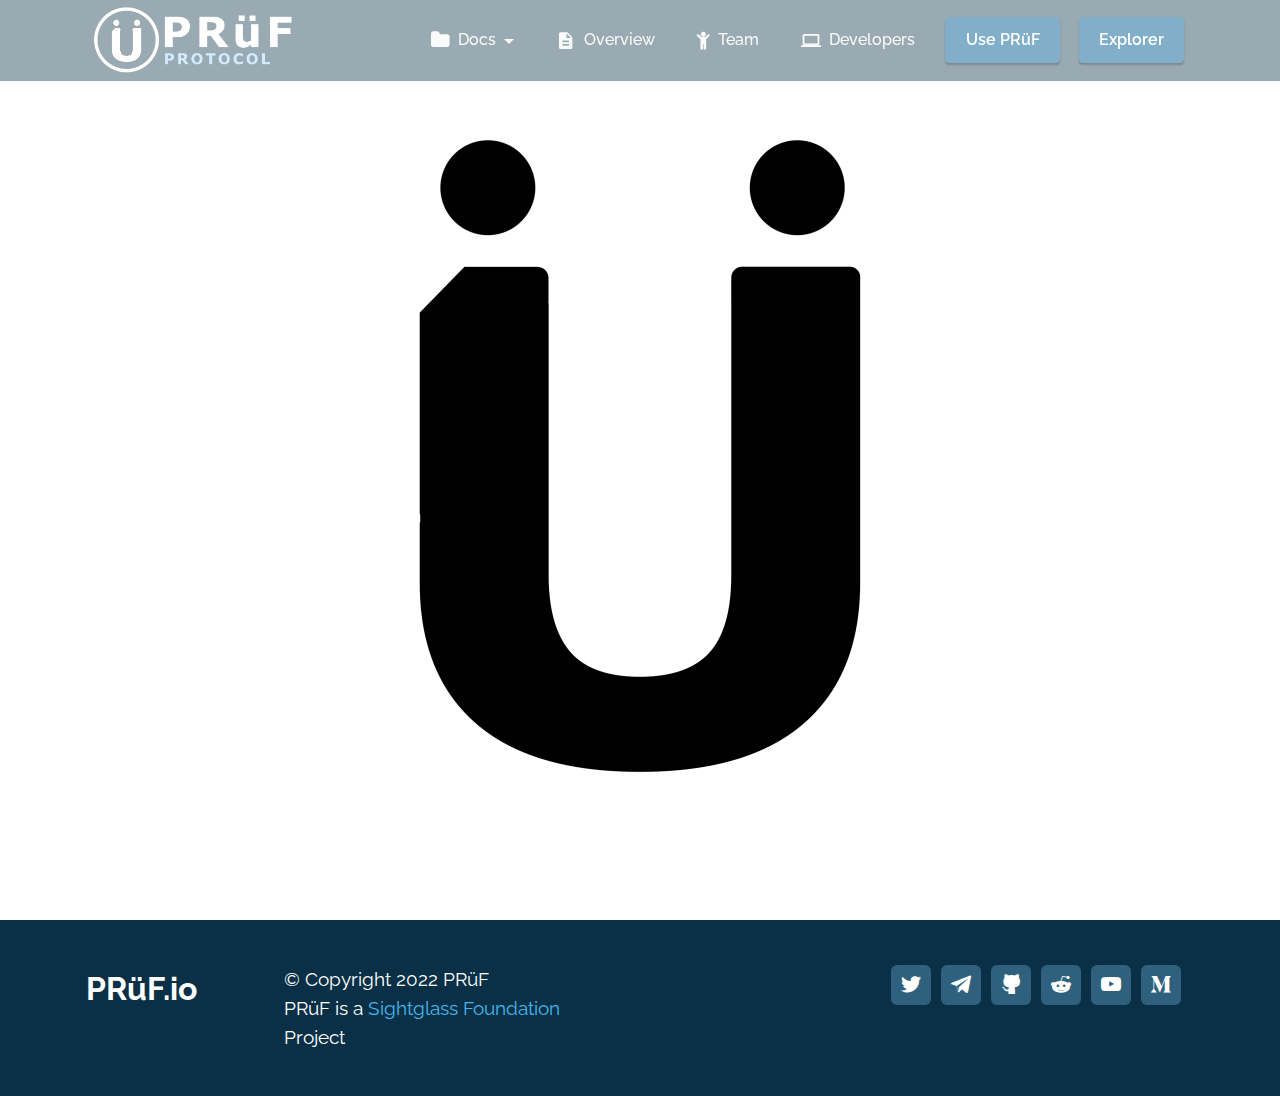
<file: imagehost.html>
<!DOCTYPE html>
<html  >
<head>
  
  <meta charset="UTF-8">
  <meta http-equiv="X-UA-Compatible" content="IE=edge">
  
  <meta name="twitter:card" content="summary_large_image"/>
  <meta name="twitter:image:src" content="">
  <meta property="og:image" content="">
  <meta name="twitter:title" content="Image Host">
  <meta name="viewport" content="width=device-width, initial-scale=1, minimum-scale=1">
  <link rel="shortcut icon" href="assets/images/pruf-favicon-128x128.png" type="image/x-icon">
  <meta name="description" content="You shouldn't be here!">
  
  
  <title>Image Host</title>
  <link rel="stylesheet" href="assets/Material-Design-Icons/css/material.css">
  <link rel="stylesheet" href="assets/FontAwesome/css/font-awesome.css">
  <link rel="stylesheet" href="assets/bootstrap/css/bootstrap.min.css">
  <link rel="stylesheet" href="assets/bootstrap/css/bootstrap-grid.min.css">
  <link rel="stylesheet" href="assets/bootstrap/css/bootstrap-reboot.min.css">
  <link rel="stylesheet" href="assets/dropdown/css/style.css">
  <link rel="stylesheet" href="assets/socicon/css/styles.css">
  <link rel="stylesheet" href="assets/theme/css/style.css">
  <link rel="preload" href="https://fonts.googleapis.com/css?family=Raleway:100,200,300,400,500,600,700,800,900,100i,200i,300i,400i,500i,600i,700i,800i,900i&display=swap" as="style" onload="this.onload=null;this.rel='stylesheet'">
  <noscript><link rel="stylesheet" href="https://fonts.googleapis.com/css?family=Raleway:100,200,300,400,500,600,700,800,900,100i,200i,300i,400i,500i,600i,700i,800i,900i&display=swap"></noscript>
  <link rel="preload" as="style" href="assets/mobirise/css/mbr-additional.css"><link rel="stylesheet" href="assets/mobirise/css/mbr-additional.css" type="text/css">
  
  
  
  
</head>
<body>

<!-- Analytics -->
   <!-- Global site tag (gtag.js) - Google Analytics -->
<script async src="https://www.googletagmanager.com/gtag/js?id=G-PQZY2L47FK"></script>
<script>
  window.dataLayer = window.dataLayer || [];
  function gtag(){dataLayer.push(arguments);}
  gtag('js', new Date());

  gtag('config', 'G-PQZY2L47FK');
</script>
<!-- /Analytics -->


  
  <section data-bs-version="5.1" class="menu menu3 cid-su1fXW3Zfy" once="menu" id="menu3-q">
    
    <nav class="navbar navbar-dropdown navbar-fixed-top navbar-expand-lg">
        <div class="container">
            <div class="navbar-brand">
                <span class="navbar-logo">
                    <a href="index.html">
                        <img src="assets/images/prufplatform-423x159.png" alt="" style="height: 5rem;">
                    </a>
                </span>
                
            </div>
            <button class="navbar-toggler" type="button" data-toggle="collapse" data-bs-toggle="collapse" data-target="#navbarSupportedContent" data-bs-target="#navbarSupportedContent" aria-controls="navbarNavAltMarkup" aria-expanded="false" aria-label="Toggle navigation">
                <div class="hamburger">
                    <span></span>
                    <span></span>
                    <span></span>
                    <span></span>
                </div>
            </button>
            <div class="collapse navbar-collapse" id="navbarSupportedContent">
                <ul class="navbar-nav nav-dropdown" data-app-modern-menu="true"><li class="nav-item dropdown"><a class="nav-link link dropdown-toggle text-white display-4" href="#" data-toggle="dropdown-submenu" data-bs-toggle="dropdown" aria-expanded="false"><span class="fa fa-folder mbr-iconfont mbr-iconfont-btn"></span>
                            Docs</a><div class="dropdown-menu"><a class="dropdown-item text-white text-primary display-4" href="assets/files/PRuF-Whitepaper.pdf" target="_blank">Whitepaper<br></a><a class="dropdown-item text-white text-primary display-4" href="assets/files/PRUF--PitchDeck.pdf" target="_blank">Pitch Deck<br></a><a class="dropdown-item text-white text-primary display-4" href="assets/files/PRUF--SummaryOnePager.pdf" target="_blank">One Pager</a><a class="dropdown-item text-white text-primary display-4" href="assets/files/New-tokenomicsreport.pdf" target="_blank">Tokenomics</a><a class="dropdown-item text-white text-primary display-4" href="assets/files/An-afternoonwithpruf.pdf" target="_blank">A PRüF Story<br></a><a class="dropdown-item text-white text-primary display-4" href="https://github.com/Prufio/PRUF" target="_blank">PRüF Github&nbsp;<br></a><a class="dropdown-item text-white text-primary display-4" href="assets/files/Exec-SummaryGraphic.pdf" target="_blank">Executive Summary</a></div></li><li class="nav-item"><a class="nav-link link text-white text-primary display-4" href="info.html"><span class="mdi-action-description mbr-iconfont mbr-iconfont-btn"></span>Overview</a></li><li class="nav-item"><a class="nav-link link text-white text-primary display-4" href="team.html"><span class="fa fa-child mbr-iconfont mbr-iconfont-btn"></span>Team</a></li><li class="nav-item"><a class="nav-link link text-white text-primary display-4" href="devs.html"><span class="mdi-hardware-computer mbr-iconfont mbr-iconfont-btn"></span>
                            Developers</a></li></ul>
                
                <div class="navbar-buttons mbr-section-btn"><a class="btn btn-primary display-4" href="disclaimer.html">Use PRüF</a> <a class="btn btn-primary display-4" href="https://etherscan.io/token/0xa49811140e1d6f653dec28037be0924c811c4538" target="_blank">Explorer</a></div>
            </div>
        </div>
    </nav>
</section>

<section data-bs-version="5.1" class="image3 cid-su1QCafnTH" id="image3-s">
    

    

    <div class="container">
        <div class="row justify-content-center">
            <div class="col-12 col-lg-8">
                <div class="image-wrapper">
                    <img src="assets/images/prufu-1456x1456.png" alt="">
                    
                </div>
            </div>
        </div>
    </div>
</section>

<section data-bs-version="5.1" class="footer2 cid-t22KvfkqBO" once="footer" id="footer02-3h">
    
    
    <div class="container">
        <div class="row">
              <div class="col-lg-2">
            <h4 class="mbr-text align-left m-0 p-0 mbr-fonts-style display-5"><strong>PRüF.io</strong></h4>
            </div>
            
            <div class="col-md-12 mbr-flex col-lg-4 my-auto px-4 align-left">
                
                
                <p class="mbr-text text-grey mb-0 mbr-fonts-style display-7">
                    © Copyright 2022 PRüF<br>PRüF is a <a href="http://sightglass.foundation" class="text-info text-primary" target="_blank">Sightglass Foundation</a> Project</p>
            </div>
          
            <div class="col-md-12 col-lg-6 px-4 align-right">
                <div class="social-list">
                    <div class="soc-item">
                        <a href="http://twitter.com/prufteam" target="_blank">
                            <span class="mbr-iconfont mbr-iconfont-social socicon-twitter socicon"></span>
                        </a>
                    </div>
                    <div class="soc-item">
                        <a href="http://t.me/pruftalk" target="_blank">
                            <span class="mbr-iconfont mbr-iconfont-social socicon-telegram socicon"></span>
                        </a>
                    </div>
                    <div class="soc-item">
                        <a href="https://github.com/Prufio/PRUF" target="_blank">
                            <span class="mbr-iconfont mbr-iconfont-social socicon-github socicon"></span>
                        </a>
                    </div>
                    <div class="soc-item">
                        <a href="http://reddit.com/r/pruf" target="_blank">
                            <span class="mbr-iconfont mbr-iconfont-social socicon-reddit socicon"></span>
                        </a>
                    </div>
                    <div class="soc-item">
                        <a href="https://www.youtube.com/c/prufteam" target="_blank">
                            <span class="mbr-iconfont mbr-iconfont-social socicon-youtube socicon"></span>
                        </a>
                    </div>

                    <div class="soc-item">
                        <a href="http://prufio.medium.com" target="_blank">
                            <span class="mbr-iconfont mbr-iconfont-social socicon-medium socicon"></span>
                        </a>
                    </div>

                    

                    
                </div>
            </div>
        </div>
    </div>
</section>


<script src="assets/bootstrap/js/bootstrap.bundle.min.js"></script>
  <script src="assets/smoothscroll/smooth-scroll.js"></script>
  <script src="assets/ytplayer/index.js"></script>
  <script src="assets/dropdown/js/navbar-dropdown.js"></script>
  <script src="assets/theme/js/script.js"></script>
  
  
  
</body>
</html>
</file>
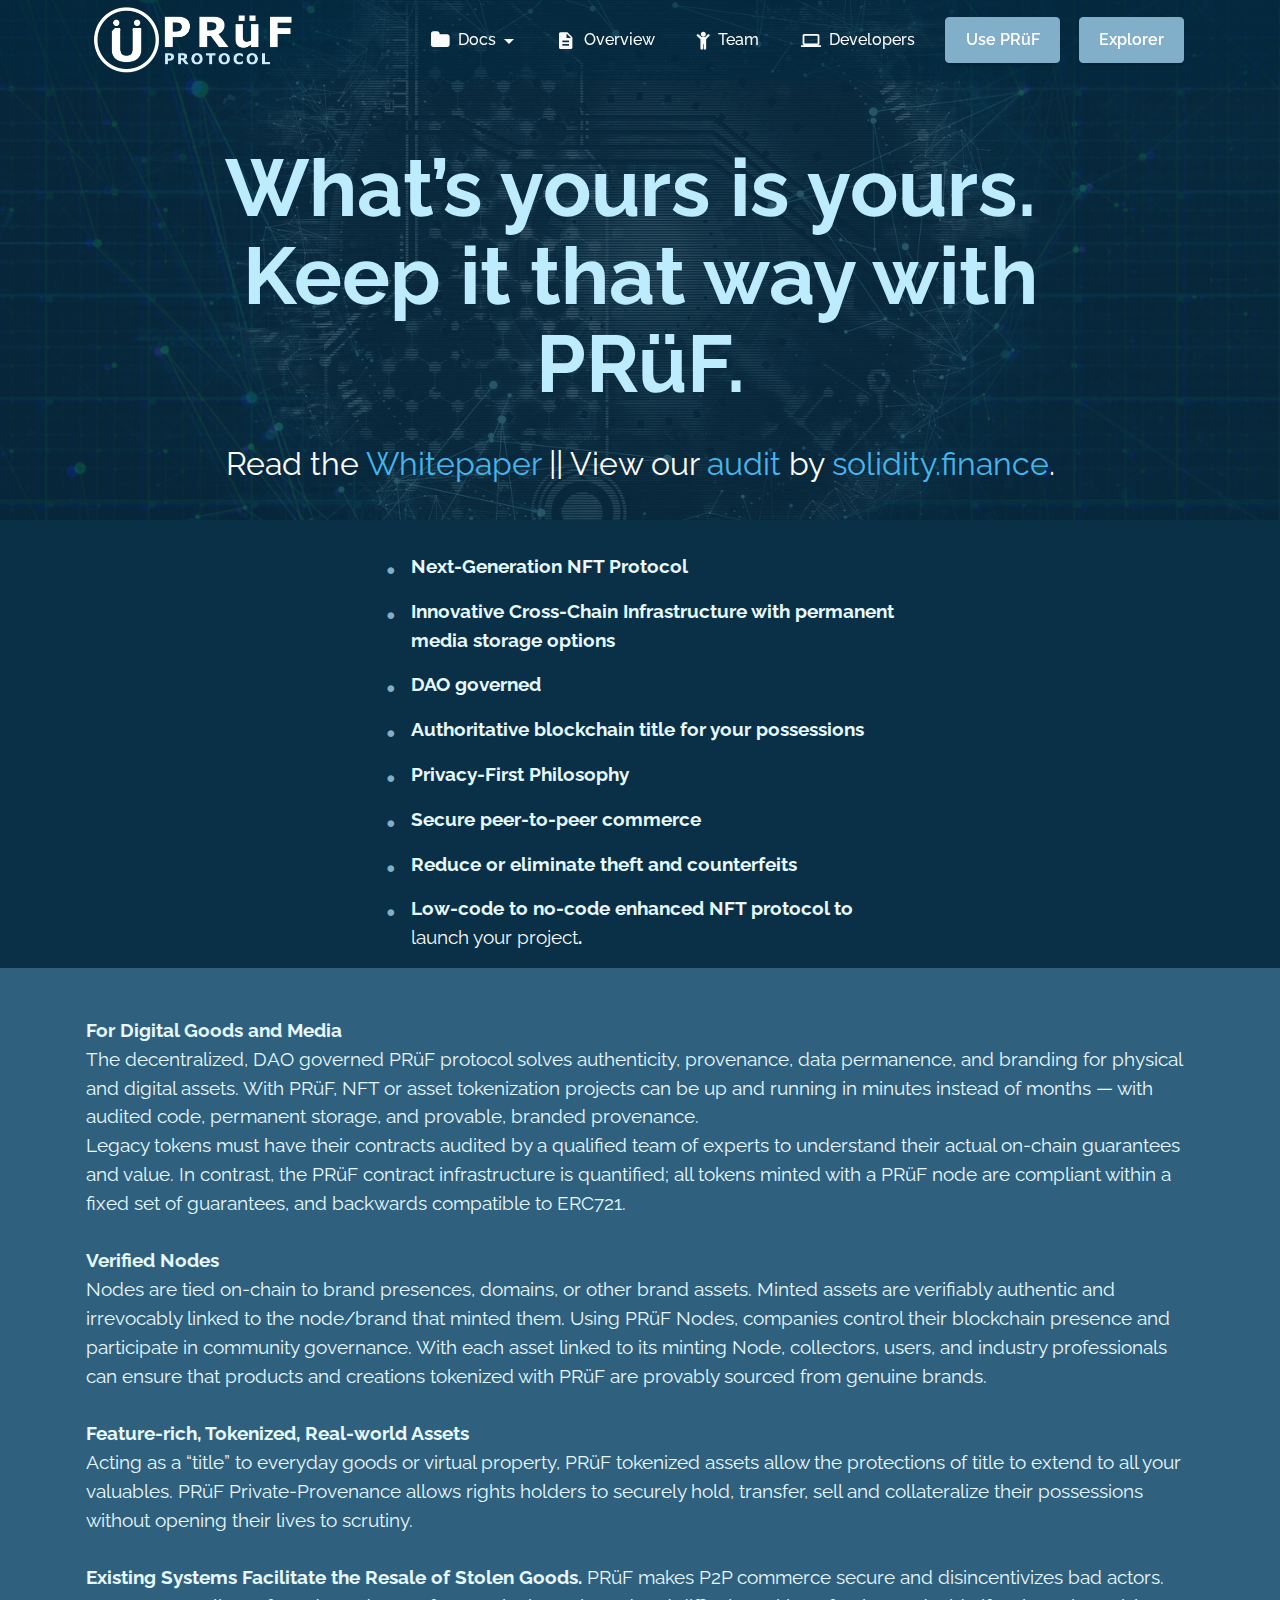
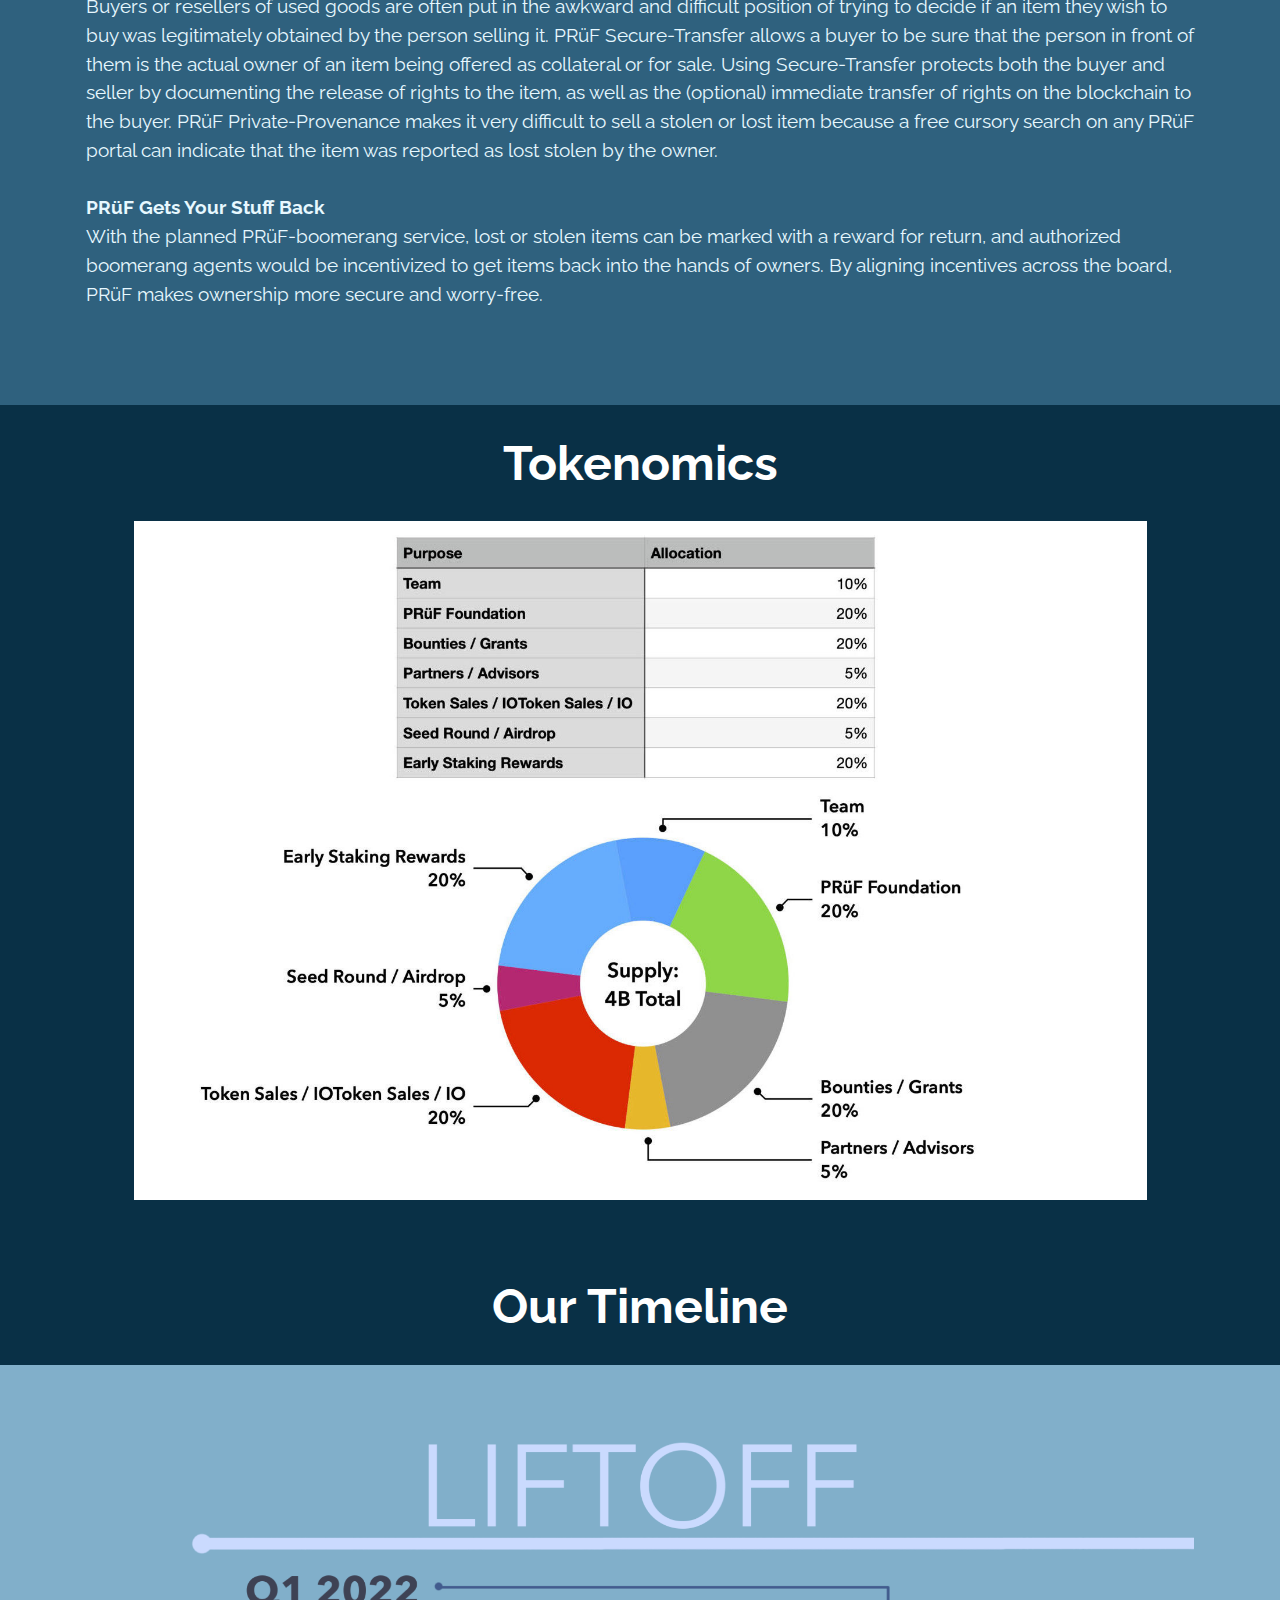
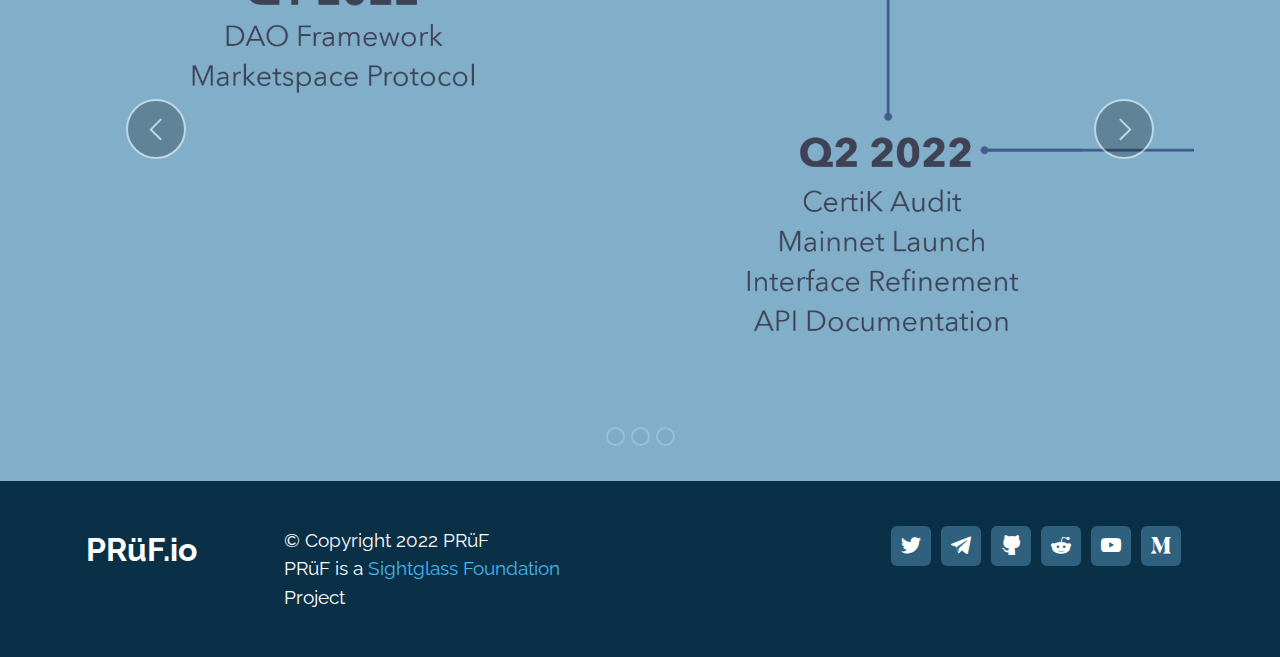
<file: info.html>
<!DOCTYPE html>
<html  >
<head>
  
  <meta charset="UTF-8">
  <meta http-equiv="X-UA-Compatible" content="IE=edge">
  
  <meta name="twitter:card" content="summary_large_image"/>
  <meta name="twitter:image:src" content="">
  <meta property="og:image" content="">
  <meta name="twitter:title" content="Overview">
  <meta name="viewport" content="width=device-width, initial-scale=1, minimum-scale=1">
  <link rel="shortcut icon" href="assets/images/pruf-favicon-128x128.png" type="image/x-icon">
  <meta name="description" content="All about PRüF.">
  
  
  <title>Overview</title>
  <link rel="stylesheet" href="assets/web/assets/mobirise-icons2/mobirise2.css">
  <link rel="stylesheet" href="assets/Material-Design-Icons/css/material.css">
  <link rel="stylesheet" href="assets/FontAwesome/css/font-awesome.css">
  <link rel="stylesheet" href="assets/bootstrap/css/bootstrap.min.css">
  <link rel="stylesheet" href="assets/bootstrap/css/bootstrap-grid.min.css">
  <link rel="stylesheet" href="assets/bootstrap/css/bootstrap-reboot.min.css">
  <link rel="stylesheet" href="assets/dropdown/css/style.css">
  <link rel="stylesheet" href="assets/socicon/css/styles.css">
  <link rel="stylesheet" href="assets/theme/css/style.css">
  <link rel="preload" href="https://fonts.googleapis.com/css?family=Raleway:100,200,300,400,500,600,700,800,900,100i,200i,300i,400i,500i,600i,700i,800i,900i&display=swap" as="style" onload="this.onload=null;this.rel='stylesheet'">
  <noscript><link rel="stylesheet" href="https://fonts.googleapis.com/css?family=Raleway:100,200,300,400,500,600,700,800,900,100i,200i,300i,400i,500i,600i,700i,800i,900i&display=swap"></noscript>
  <link rel="preload" as="style" href="assets/mobirise/css/mbr-additional.css"><link rel="stylesheet" href="assets/mobirise/css/mbr-additional.css" type="text/css">
  
  
  
  
</head>
<body>

<!-- Analytics -->
   <!-- Global site tag (gtag.js) - Google Analytics -->
<script async src="https://www.googletagmanager.com/gtag/js?id=G-PQZY2L47FK"></script>
<script>
  window.dataLayer = window.dataLayer || [];
  function gtag(){dataLayer.push(arguments);}
  gtag('js', new Date());

  gtag('config', 'G-PQZY2L47FK');
</script>
<!-- /Analytics -->


  
  <section data-bs-version="5.1" class="menu menu3 cid-su1fXW3Zfy" once="menu" id="menu3-m">
    
    <nav class="navbar navbar-dropdown navbar-fixed-top navbar-expand-lg">
        <div class="container">
            <div class="navbar-brand">
                <span class="navbar-logo">
                    <a href="index.html">
                        <img src="assets/images/prufplatform-423x159.png" alt="" style="height: 5rem;">
                    </a>
                </span>
                
            </div>
            <button class="navbar-toggler" type="button" data-toggle="collapse" data-bs-toggle="collapse" data-target="#navbarSupportedContent" data-bs-target="#navbarSupportedContent" aria-controls="navbarNavAltMarkup" aria-expanded="false" aria-label="Toggle navigation">
                <div class="hamburger">
                    <span></span>
                    <span></span>
                    <span></span>
                    <span></span>
                </div>
            </button>
            <div class="collapse navbar-collapse" id="navbarSupportedContent">
                <ul class="navbar-nav nav-dropdown" data-app-modern-menu="true"><li class="nav-item dropdown"><a class="nav-link link dropdown-toggle text-white display-4" href="#" data-toggle="dropdown-submenu" data-bs-toggle="dropdown" aria-expanded="false"><span class="fa fa-folder mbr-iconfont mbr-iconfont-btn"></span>
                            Docs</a><div class="dropdown-menu"><a class="dropdown-item text-white text-primary display-4" href="assets/files/PRuF-Whitepaper.pdf" target="_blank">Whitepaper<br></a><a class="dropdown-item text-white text-primary display-4" href="assets/files/PRUF--PitchDeck.pdf" target="_blank">Pitch Deck<br></a><a class="dropdown-item text-white text-primary display-4" href="assets/files/PRUF--SummaryOnePager.pdf" target="_blank">One Pager</a><a class="dropdown-item text-white text-primary display-4" href="assets/files/New-tokenomicsreport.pdf" target="_blank">Tokenomics</a><a class="dropdown-item text-white text-primary display-4" href="assets/files/An-afternoonwithpruf.pdf" target="_blank">A PRüF Story<br></a><a class="dropdown-item text-white text-primary display-4" href="https://github.com/Prufio/PRUF" target="_blank">PRüF Github&nbsp;<br></a><a class="dropdown-item text-white text-primary display-4" href="assets/files/Exec-SummaryGraphic.pdf" target="_blank">Executive Summary</a></div></li><li class="nav-item"><a class="nav-link link text-white text-primary display-4" href="info.html"><span class="mdi-action-description mbr-iconfont mbr-iconfont-btn"></span>Overview</a></li><li class="nav-item"><a class="nav-link link text-white text-primary display-4" href="team.html"><span class="fa fa-child mbr-iconfont mbr-iconfont-btn"></span>Team</a></li><li class="nav-item"><a class="nav-link link text-white text-primary display-4" href="devs.html"><span class="mdi-hardware-computer mbr-iconfont mbr-iconfont-btn"></span>
                            Developers</a></li></ul>
                
                <div class="navbar-buttons mbr-section-btn"><a class="btn btn-primary display-4" href="disclaimer.html">Use PRüF</a> <a class="btn btn-primary display-4" href="https://etherscan.io/token/0xa49811140e1d6f653dec28037be0924c811c4538" target="_blank">Explorer</a></div>
            </div>
        </div>
    </nav>
</section>

<section data-bs-version="5.1" class="info3 cid-su27bJJvUi" id="info3-1b">

    

    <div class="mbr-overlay" style="opacity: 0.8; background-color: rgb(9, 48, 70);">
    </div>
    <div class="container-fluid">
        <div class="row justify-content-center">
            <div class="card col-12 col-lg-10">
                <div class="card-wrapper">
                    <div class="card-box align-center">
                        <h4 class="card-title mbr-fonts-style align-center mb-4 display-1"><strong>What’s yours is yours.&nbsp;</strong><div><strong>Keep it that way with PRüF.</strong></div></h4>
                        <p class="mbr-text mbr-fonts-style mb-4 display-5">Read the <a href="assets/files/PRuF-Whitepaper.pdf" class="text-info text-primary" target="_blank">Whitepaper</a> || View our <a href="https://solidity.finance/audits/PRUF/" class="text-info" target="_blank">audit</a> by <a href="http://solidity.finance" class="text-info" target="_blank">solidity.finance</a>.<br></p>
                        
                    </div>
                </div>
            </div>
        </div>
    </div>
</section>

<section data-bs-version="5.1" class="content8 cid-su28obftsJ" id="content8-1d">
    
    <div class="container">
        <div class="row justify-content-center">
            <div class="counter-container col-md-12 col-lg-6">
                
                <div class="mbr-text mbr-fonts-style display-7">
                    <ul>
                        <li><strong>Next-Generation NFT Protocol</strong></li><li><strong>Innovative Cross-Chain Infrastructure with permanent media storage options</strong></li><li><strong>DAO governed</strong></li><li><strong>Authoritative blockchain title for your possessions</strong></li><li><strong>Privacy-First Philosophy</strong></li><li><strong>Secure peer-to-peer commerce</strong></li><li><strong>Reduce or eliminate theft and counterfeits</strong></li><li><strong>Low-code to no-code enhanced NFT protocol to <a href="devs.html" class="text-white">launch your project</a>.</strong></li>
                    </ul>
                </div>
            </div>
        </div>
    </div>
</section>

<section data-bs-version="5.1" class="content5 cid-su28IOK3q4" id="content5-1e">
    
    <div class="container">
        <div class="row justify-content-center">
            <div class="col-md-12 col-lg-12">
                
                
                <p class="mbr-text mbr-fonts-style display-7"><strong>For Digital Goods and Media</strong><br>The decentralized, DAO governed PRüF protocol solves authenticity, provenance, data permanence, and branding for physical and digital assets. With PRüF, NFT or asset tokenization projects can be up and running in minutes instead of months — with audited code, permanent storage, and provable, branded provenance.<br>Legacy tokens must have their contracts audited by a qualified team of experts to understand their actual on-chain guarantees and value. In contrast, the PRüF contract infrastructure is quantified; all tokens minted with a PRüF node are compliant within a fixed set of guarantees, and backwards compatible to ERC721.<br><br><strong>Verified Nodes</strong><br>Nodes are tied on-chain to brand presences, domains, or other brand assets. Minted assets are verifiably authentic and irrevocably linked to the node/brand that minted them. Using PRüF Nodes, companies control their blockchain presence and participate in community governance. With each asset linked to its minting Node, collectors, users, and industry professionals can ensure that products and creations tokenized with PRüF are provably sourced from genuine brands.<br><br><strong>Feature-rich, Tokenized, Real-world Assets</strong><br>Acting as a “title” to everyday goods or virtual property, PRüF tokenized assets allow the protections of title to extend to all your valuables. PRüF Private-Provenance allows rights holders to securely hold, transfer, sell and collateralize their possessions without opening their lives to scrutiny.<br><br><strong>Existing Systems Facilitate the Resale of Stolen Goods.</strong> PRüF makes P2P commerce secure and disincentivizes bad actors.<br>Buyers or resellers of used goods are often put in the awkward and difficult position of trying to decide if an item they wish to buy was legitimately obtained by the person selling it. PRüF Secure-Transfer allows a buyer to be sure that the person in front of them is the actual owner of an item being offered as collateral or for sale. Using Secure-Transfer protects both the buyer and seller by documenting the release of rights to the item, as well as the (optional) immediate transfer of rights on the blockchain to the buyer. PRüF Private-Provenance makes it very difficult to sell a stolen or lost item because a free cursory search on any PRüF portal can indicate that the item was reported as lost stolen by the owner.<br><br><strong>PRüF Gets Your Stuff Back</strong><br>With the planned PRüF-boomerang service, lost or stolen items can be marked with a reward for return, and authorized boomerang agents would be incentivized to get items back into the hands of owners. By aligning incentives across the board, PRüF makes ownership more secure and worry-free.</p>
            </div>
        </div>
    </div>
</section>

<section data-bs-version="5.1" class="info3 cid-su2b528GkB" id="info3-1k">

    

    
    <div class="container">
        <div class="row justify-content-center">
            <div class="card col-12 col-lg-10">
                <div class="card-wrapper">
                    <div class="card-box align-center">
                        
                        <p class="mbr-text mbr-fonts-style mb-4 display-2"><strong>Tokenomics</strong></p>
                        
                    </div>
                </div>
            </div>
        </div>
    </div>
</section>

<section data-bs-version="5.1" class="image3 cid-su29dkdWT1" id="image3-1f">
    

    

    <div class="container">
        <div class="row justify-content-center">
            <div class="col-12 col-lg-11">
                <div class="image-wrapper">
                    <img src="assets/images/token-distro-1743x1167.jpg" alt="">
                </div>
            </div>
        </div>
    </div>
</section>

<section data-bs-version="5.1" class="info3 cid-t3yGOaZpEw" id="info3-3k">

    

    
    <div class="container">
        <div class="row justify-content-center">
            <div class="card col-12 col-lg-10">
                <div class="card-wrapper">
                    <div class="card-box align-center">
                        
                        <p class="mbr-text mbr-fonts-style mb-4 display-2"><strong>Our Timeline</strong></p>
                        
                    </div>
                </div>
            </div>
        </div>
    </div>
</section>

<section data-bs-version="5.1" class="slider2 cid-t3yEMG4MsJ" id="slider2-3j">
    

    
    <div class="container">
        <div class="row justify-content-center">
            <div class="col-12 col-md-12">
                <div class="carousel slide" id="tfs2JezHwp" data-interval="5000" data-bs-interval="5000">
                    
                    <ol class="carousel-indicators">
                        <li data-slide-to="0" data-bs-slide-to="0" class="active" data-target="#tfs2JezHwp" data-bs-target="#tfs2JezHwp"></li>
                        <li data-slide-to="1" data-bs-slide-to="1" data-target="#tfs2JezHwp" data-bs-target="#tfs2JezHwp"></li>
                        <li data-slide-to="2" data-bs-slide-to="2" data-target="#tfs2JezHwp" data-bs-target="#tfs2JezHwp"></li>
                    </ol>
                    <div class="carousel-inner">
                        <div class="carousel-item slider-image item active">
                            <div class="item-wrapper">
                                <img class="d-block w-100" src="assets/images/timeline-1-1900x1069.png" alt="">
                                
                            </div>
                        </div>
                        <div class="carousel-item slider-image item">
                            <div class="item-wrapper">
                                <img class="d-block w-100" src="assets/images/timeline-2-1900x1069.png" alt="">
                                
                            </div>
                        </div>
                        <div class="carousel-item slider-image item">
                            <div class="item-wrapper">
                                <img class="d-block w-100" src="assets/images/timeline-3-1900x1069.png" alt="">
                                
                            </div>
                        </div>
                    </div>
                    <a class="carousel-control carousel-control-prev" role="button" data-slide="prev" data-bs-slide="prev" href="#tfs2JezHwp">
                        <span class="mobi-mbri mobi-mbri-arrow-prev" aria-hidden="true"></span>
                        <span class="sr-only visually-hidden">Previous</span>
                    </a>
                    <a class="carousel-control carousel-control-next" role="button" data-slide="next" data-bs-slide="next" href="#tfs2JezHwp">
                        <span class="mobi-mbri mobi-mbri-arrow-next" aria-hidden="true"></span>
                        <span class="sr-only visually-hidden">Next</span>
                    </a>
                </div>
            </div>
        </div>
    </div>
</section>

<section data-bs-version="5.1" class="footer2 cid-t22KvfkqBO" once="footer" id="footer02-3h">
    
    
    <div class="container">
        <div class="row">
              <div class="col-lg-2">
            <h4 class="mbr-text align-left m-0 p-0 mbr-fonts-style display-5"><strong>PRüF.io</strong></h4>
            </div>
            
            <div class="col-md-12 mbr-flex col-lg-4 my-auto px-4 align-left">
                
                
                <p class="mbr-text text-grey mb-0 mbr-fonts-style display-7">
                    © Copyright 2022 PRüF<br>PRüF is a <a href="http://sightglass.foundation" class="text-info text-primary" target="_blank">Sightglass Foundation</a> Project</p>
            </div>
          
            <div class="col-md-12 col-lg-6 px-4 align-right">
                <div class="social-list">
                    <div class="soc-item">
                        <a href="http://twitter.com/prufteam" target="_blank">
                            <span class="mbr-iconfont mbr-iconfont-social socicon-twitter socicon"></span>
                        </a>
                    </div>
                    <div class="soc-item">
                        <a href="http://t.me/pruftalk" target="_blank">
                            <span class="mbr-iconfont mbr-iconfont-social socicon-telegram socicon"></span>
                        </a>
                    </div>
                    <div class="soc-item">
                        <a href="https://github.com/Prufio/PRUF" target="_blank">
                            <span class="mbr-iconfont mbr-iconfont-social socicon-github socicon"></span>
                        </a>
                    </div>
                    <div class="soc-item">
                        <a href="http://reddit.com/r/pruf" target="_blank">
                            <span class="mbr-iconfont mbr-iconfont-social socicon-reddit socicon"></span>
                        </a>
                    </div>
                    <div class="soc-item">
                        <a href="https://www.youtube.com/c/prufteam" target="_blank">
                            <span class="mbr-iconfont mbr-iconfont-social socicon-youtube socicon"></span>
                        </a>
                    </div>

                    <div class="soc-item">
                        <a href="http://prufio.medium.com" target="_blank">
                            <span class="mbr-iconfont mbr-iconfont-social socicon-medium socicon"></span>
                        </a>
                    </div>

                    

                    
                </div>
            </div>
        </div>
    </div>
</section>


<script src="assets/bootstrap/js/bootstrap.bundle.min.js"></script>
  <script src="assets/smoothscroll/smooth-scroll.js"></script>
  <script src="assets/ytplayer/index.js"></script>
  <script src="assets/dropdown/js/navbar-dropdown.js"></script>
  <script src="assets/theme/js/script.js"></script>
  
  
  
</body>
</html>
</file>
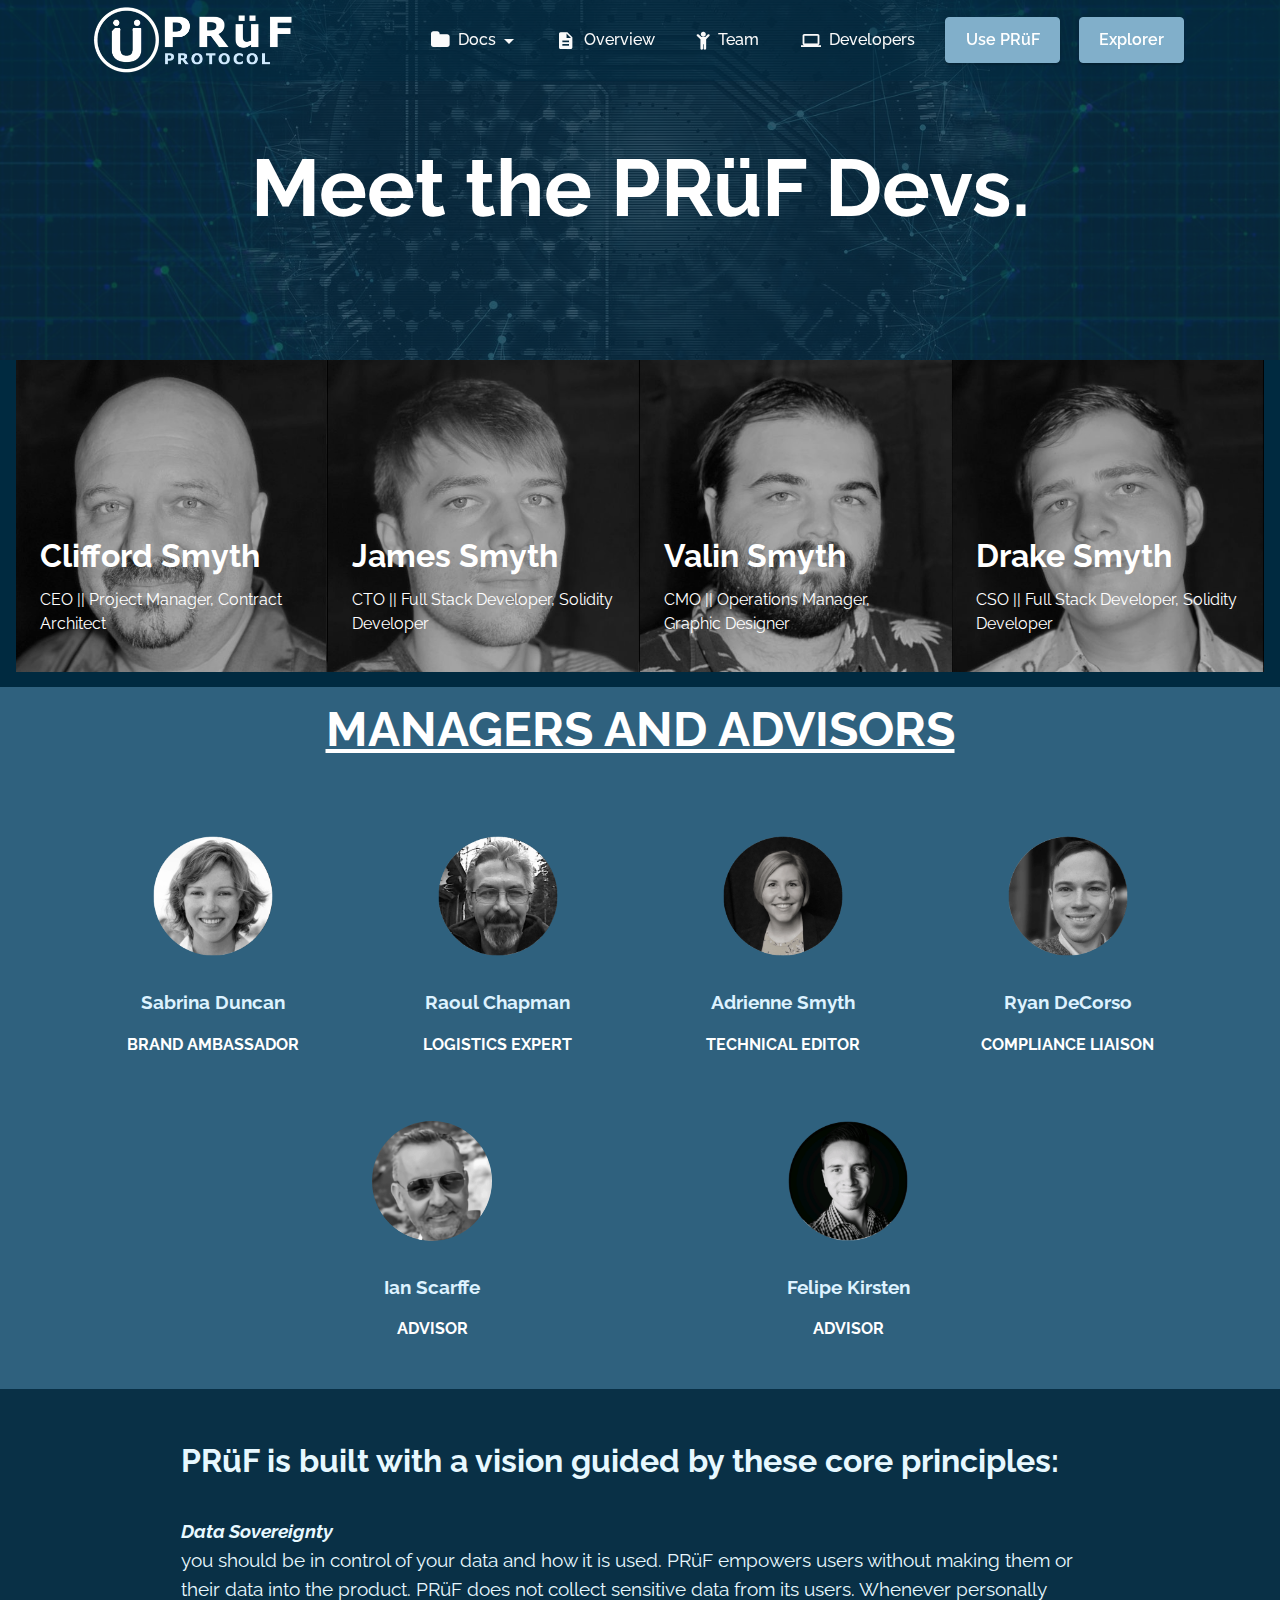
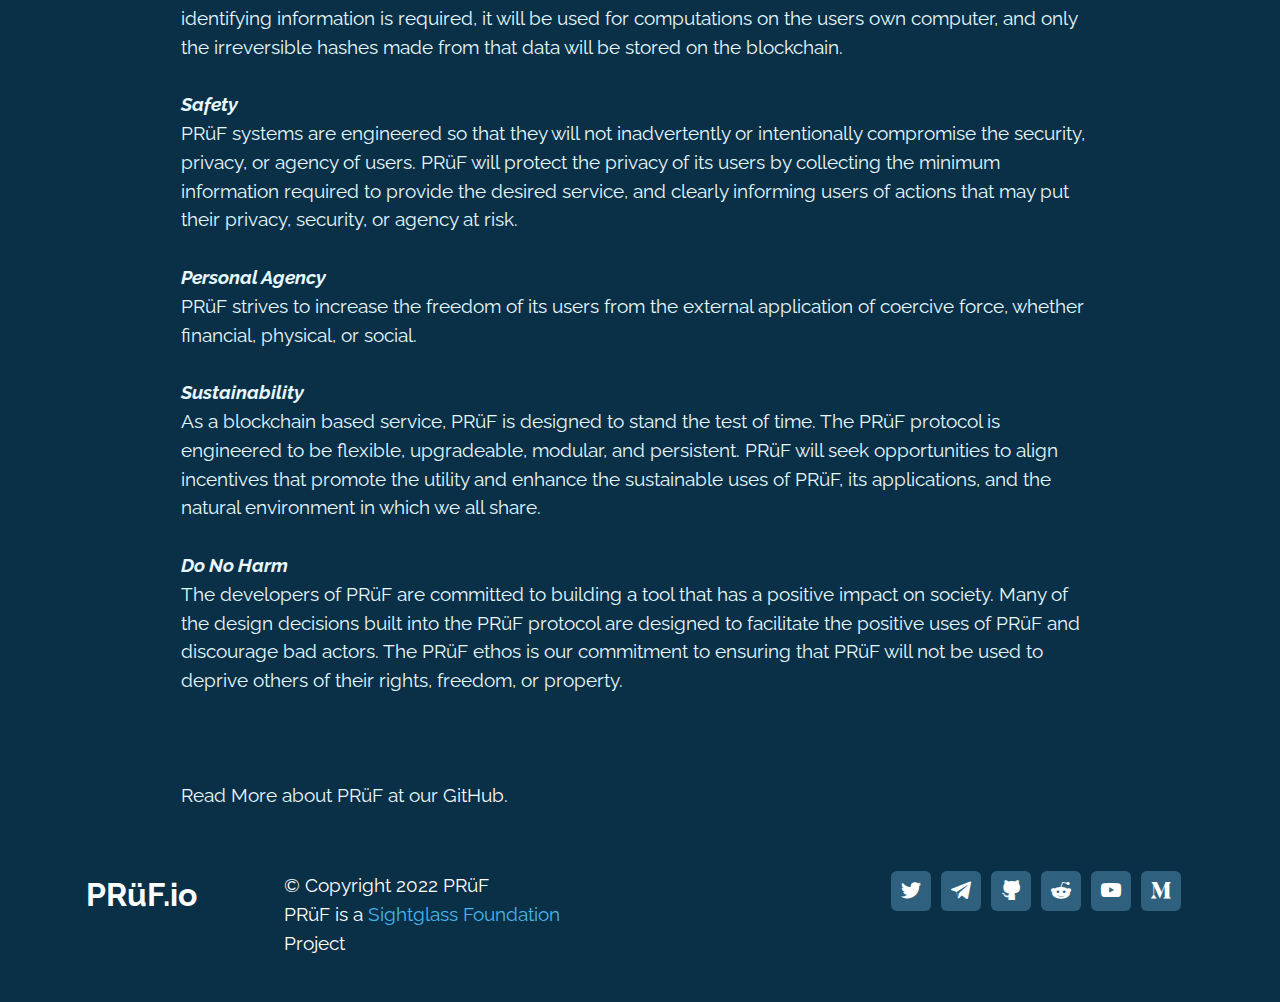
<file: team.html>
<!DOCTYPE html>
<html  >
<head>
  
  <meta charset="UTF-8">
  <meta http-equiv="X-UA-Compatible" content="IE=edge">
  
  <meta name="twitter:card" content="summary_large_image"/>
  <meta name="twitter:image:src" content="">
  <meta property="og:image" content="">
  <meta name="twitter:title" content="Team">
  <meta name="viewport" content="width=device-width, initial-scale=1, minimum-scale=1">
  <link rel="shortcut icon" href="assets/images/pruf-favicon-128x128.png" type="image/x-icon">
  <meta name="description" content="Meet the PRüF team!">
  
  
  <title>Team</title>
  <link rel="stylesheet" href="assets/web/assets/mobirise-icons2/mobirise2.css">
  <link rel="stylesheet" href="assets/Material-Design-Icons/css/material.css">
  <link rel="stylesheet" href="assets/FontAwesome/css/font-awesome.css">
  <link rel="stylesheet" href="assets/bootstrap/css/bootstrap.min.css">
  <link rel="stylesheet" href="assets/bootstrap/css/bootstrap-grid.min.css">
  <link rel="stylesheet" href="assets/bootstrap/css/bootstrap-reboot.min.css">
  <link rel="stylesheet" href="assets/dropdown/css/style.css">
  <link rel="stylesheet" href="assets/socicon/css/styles.css">
  <link rel="stylesheet" href="assets/theme/css/style.css">
  <link rel="preload" href="https://fonts.googleapis.com/css?family=Raleway:100,200,300,400,500,600,700,800,900,100i,200i,300i,400i,500i,600i,700i,800i,900i&display=swap" as="style" onload="this.onload=null;this.rel='stylesheet'">
  <noscript><link rel="stylesheet" href="https://fonts.googleapis.com/css?family=Raleway:100,200,300,400,500,600,700,800,900,100i,200i,300i,400i,500i,600i,700i,800i,900i&display=swap"></noscript>
  <link rel="preload" as="style" href="assets/mobirise/css/mbr-additional.css"><link rel="stylesheet" href="assets/mobirise/css/mbr-additional.css" type="text/css">
  
  
  
  
</head>
<body>

<!-- Analytics -->
   <!-- Global site tag (gtag.js) - Google Analytics -->
<script async src="https://www.googletagmanager.com/gtag/js?id=G-PQZY2L47FK"></script>
<script>
  window.dataLayer = window.dataLayer || [];
  function gtag(){dataLayer.push(arguments);}
  gtag('js', new Date());

  gtag('config', 'G-PQZY2L47FK');
</script>
<!-- /Analytics -->


  
  <section data-bs-version="5.1" class="menu menu3 cid-su1fXW3Zfy" once="menu" id="menu3-i">
    
    <nav class="navbar navbar-dropdown navbar-fixed-top navbar-expand-lg">
        <div class="container">
            <div class="navbar-brand">
                <span class="navbar-logo">
                    <a href="index.html">
                        <img src="assets/images/prufplatform-423x159.png" alt="" style="height: 5rem;">
                    </a>
                </span>
                
            </div>
            <button class="navbar-toggler" type="button" data-toggle="collapse" data-bs-toggle="collapse" data-target="#navbarSupportedContent" data-bs-target="#navbarSupportedContent" aria-controls="navbarNavAltMarkup" aria-expanded="false" aria-label="Toggle navigation">
                <div class="hamburger">
                    <span></span>
                    <span></span>
                    <span></span>
                    <span></span>
                </div>
            </button>
            <div class="collapse navbar-collapse" id="navbarSupportedContent">
                <ul class="navbar-nav nav-dropdown" data-app-modern-menu="true"><li class="nav-item dropdown"><a class="nav-link link dropdown-toggle text-white display-4" href="#" data-toggle="dropdown-submenu" data-bs-toggle="dropdown" aria-expanded="false"><span class="fa fa-folder mbr-iconfont mbr-iconfont-btn"></span>
                            Docs</a><div class="dropdown-menu"><a class="dropdown-item text-white text-primary display-4" href="assets/files/PRuF-Whitepaper.pdf" target="_blank">Whitepaper<br></a><a class="dropdown-item text-white text-primary display-4" href="assets/files/PRUF--PitchDeck.pdf" target="_blank">Pitch Deck<br></a><a class="dropdown-item text-white text-primary display-4" href="assets/files/PRUF--SummaryOnePager.pdf" target="_blank">One Pager</a><a class="dropdown-item text-white text-primary display-4" href="assets/files/New-tokenomicsreport.pdf" target="_blank">Tokenomics</a><a class="dropdown-item text-white text-primary display-4" href="assets/files/An-afternoonwithpruf.pdf" target="_blank">A PRüF Story<br></a><a class="dropdown-item text-white text-primary display-4" href="https://github.com/Prufio/PRUF" target="_blank">PRüF Github&nbsp;<br></a><a class="dropdown-item text-white text-primary display-4" href="assets/files/Exec-SummaryGraphic.pdf" target="_blank">Executive Summary</a></div></li><li class="nav-item"><a class="nav-link link text-white text-primary display-4" href="info.html"><span class="mdi-action-description mbr-iconfont mbr-iconfont-btn"></span>Overview</a></li><li class="nav-item"><a class="nav-link link text-white text-primary display-4" href="team.html"><span class="fa fa-child mbr-iconfont mbr-iconfont-btn"></span>Team</a></li><li class="nav-item"><a class="nav-link link text-white text-primary display-4" href="devs.html"><span class="mdi-hardware-computer mbr-iconfont mbr-iconfont-btn"></span>
                            Developers</a></li></ul>
                
                <div class="navbar-buttons mbr-section-btn"><a class="btn btn-primary display-4" href="disclaimer.html">Use PRüF</a> <a class="btn btn-primary display-4" href="https://etherscan.io/token/0xa49811140e1d6f653dec28037be0924c811c4538" target="_blank">Explorer</a></div>
            </div>
        </div>
    </nav>
</section>

<section data-bs-version="5.1" class="info3 cid-su21m4yDX6" id="info3-18">

    

    <div class="mbr-overlay" style="opacity: 0.8; background-color: rgb(9, 48, 70);">
    </div>
    <div class="container">
        <div class="row justify-content-center">
            <div class="card col-12 col-lg-10">
                <div class="card-wrapper">
                    <div class="card-box align-center">
                        <h4 class="card-title mbr-fonts-style align-center mb-4 display-1">
                            <strong>Meet the PRüF Devs.</strong></h4>
                        
                        
                    </div>
                </div>
            </div>
        </div>
    </div>
</section>

<section data-bs-version="5.1" class="extTeams cid-sSgu8kae9k" id="extTeams14-36">

    

    
    <div class="container-fluid">
        <div class="row justify-content-center">
            <div class="col-md-12">
                
                

            </div>
        </div>
        <div class="row row-content justify-content-center">



            <div class="card p-3 col-12 col-md-6 col-lg-3">
                <div class="card-wrapper">
                    <div class="card-img">
                        <img src="assets/images/cliff-headshot-506x506.jpg" title="" alt="">
                    </div>
                    <div class="card-box">
                        <h4 class="card-title pb-2 mbr-fonts-style mbr-bold display-5">Clifford Smyth</h4>
                        <p class="mbr-text mbr-fonts-style display-4">
                            CEO || Project Manager, Contract Architect</p>
                        <div class="mbr-section-btn align-left"><a class="btn btn-md btn-primary-outline display-4" href="https://www.linkedin.com/in/exosequitur/" target="_blank"><span class="fa fa-linkedin-square mbr-iconfont mbr-iconfont-btn" style="font-size: 45px;"></span></a></div>
                    </div>
                </div>
            </div>





            <div class="card p-3 col-12 col-md-6 col-lg-3">
                <div class="card-wrapper">
                    <div class="card-img">
                        <img src="assets/images/james-headshot-506x506.jpg" title="" alt="">
                    </div>
                    <div class="card-box">
                        <h4 class="card-title pb-2 mbr-fonts-style mbr-bold display-5">James Smyth</h4>
                        <p class="mbr-text mbr-fonts-style display-4">
                            CTO || Full Stack Developer, Solidity Developer</p>
                        <div class="mbr-section-btn align-left"><a class="btn btn-md btn-primary-outline display-4" href="https://www.linkedin.com/in/james-smyth-b85301218/" target="_blank"><span class="fa fa-linkedin-square mbr-iconfont mbr-iconfont-btn" style="font-size: 45px;"></span></a></div>
                    </div>
                </div>
            </div>



            <div class="card p-3 col-12 col-md-6 col-lg-3">
                <div class="card-wrapper">
                    <div class="card-img">
                        <img src="assets/images/valin-headshot-506x506.jpg" title="" alt="">
                    </div>
                    <div class="card-box">
                        <h4 class="card-title pb-2 mbr-fonts-style mbr-bold display-5">Valin Smyth</h4>
                        <p class="mbr-text mbr-fonts-style display-4">
                            CMO || Operations Manager, Graphic Designer</p>
                        <div class="mbr-section-btn align-left"><a class="btn btn-md btn-primary-outline display-4" href="https://www.linkedin.com/in/valinsmyth/" target="_blank"><span class="fa fa-linkedin-square mbr-iconfont mbr-iconfont-btn" style="font-size: 45px;"></span></a></div>
                    </div>
                </div>
            </div>




            <div class="card p-3 col-12 col-md-6 col-lg-3">
                <div class="card-wrapper">
                    <div class="card-img">
                        <img src="assets/images/drake-headshot-506x506.jpg" title="" alt="">
                    </div>
                    <div class="card-box">
                        <h4 class="card-title pb-2 mbr-fonts-style mbr-bold display-5">Drake Smyth</h4>
                        <p class="mbr-text mbr-fonts-style display-4">
                            CSO || Full Stack Developer, Solidity Developer</p>
                        <div class="mbr-section-btn align-left"><a class="btn btn-md btn-primary-outline display-4" href="https://www.linkedin.com/in/drake-smyth-165996214/" target="_blank"><span class="fa fa-linkedin-square mbr-iconfont mbr-iconfont-btn" style="font-size: 45px;"></span></a></div>
                    </div>
                </div>
            </div>

        </div>
    </div>
</section>

<section data-bs-version="5.1" class="team2 cid-sSgue1cwYT" id="team02-37">
    

    
    <div class="container">
        <div class="row justify-content-center">
            <div class="col-12 pb-5">
                <h3 class="mbr-section-title mbr-fonts-style align-center mb-4 display-2"><strong><u>MANAGERS AND ADVISORS</u></strong></h3>
                
            </div>
            <div class="col-sm-6 col-lg-3">
                <div class="card-wrap">
                    <div class="image-wrap">
                        <a href="https://www.linkedin.com/in/sabrina-duncan/" target="_blank"><img src="assets/images/sabrina-head-188x188.png" alt=""></a>
                    </div>
                    <div class="content-wrap">
                        <h5 class="card-title mbr-fonts-style align-center m-0 display-7"><strong>Sabrina Duncan</strong></h5>
                        <div class="role-wrap">
                            <h6 class="mbr-role mbr-fonts-style align-center mb-3 display-4">
                                <strong>BRAND AMBASSADOR</strong></h6>
                        </div>
                        
                        
                        
                    </div>
                </div>
            </div>

            <div class="col-sm-6 col-lg-3">
                <div class="card-wrap">
                    <div class="image-wrap">
                        <img src="assets/images/raoul-head-188x188.png" alt="">
                    </div>
                    <div class="content-wrap">
                        <h5 class="card-title mbr-fonts-style align-center m-0 display-7"><strong>
                            Raoul Chapman</strong></h5>
                        <div class="role-wrap">
                            <h6 class="mbr-role mbr-fonts-style align-center mb-3 display-4">
                                <strong>LOGISTICS EXPERT</strong></h6>
                        </div>
                        
                        
                        
                    </div>
                </div>
            </div>

            <div class="col-sm-6 col-lg-3">
                <div class="card-wrap">
                    <div class="image-wrap">
                        <a href="https://www.linkedin.com/in/aeesmyth/" target="_blank"><img src="assets/images/adrienne-head-188x188.png" alt=""></a>
                    </div>
                    <div class="content-wrap">
                        <h5 class="card-title mbr-fonts-style align-center m-0 display-7"><strong>
                            Adrienne Smyth</strong></h5>
                        <div class="role-wrap">
                            <h6 class="mbr-role mbr-fonts-style align-center mb-3 display-4">
                                <strong>TECHNICAL EDITOR</strong></h6>
                        </div>
                        
                        
                        
                    </div>
                </div>
            </div>

            <div class="col-sm-6 col-lg-3">
                <div class="card-wrap">
                    <div class="image-wrap">
                        <img src="assets/images/ryan-head-188x188.png" alt="">
                    </div>
                    <div class="content-wrap">
                        <h5 class="card-title mbr-fonts-style align-center m-0 display-7"><strong>
                            Ryan DeCorso</strong></h5>
                        <div class="role-wrap">
                            <h6 class="mbr-role mbr-fonts-style align-center mb-3 display-4"><strong>COMPLIANCE LIAISON</strong></h6>
                        </div>
                        
                        
                        
                    </div>
                </div>
            </div>
        </div>
    </div>
</section>

<section data-bs-version="5.1" class="team2 cid-sSguevg9VC" id="team02-38">
    

    
    <div class="container-fluid">
        <div class="row justify-content-center">
            
            <div class="col-sm-6 col-lg-4">
                <div class="card-wrap">
                    <div class="image-wrap">
                        <a href="https://www.linkedin.com/in/ianscarffe/" target="_blank"><img src="assets/images/ian-head-188x188.png" alt=""></a>
                    </div>
                    <div class="content-wrap">
                        <h5 class="card-title mbr-fonts-style align-center m-0 display-7"><strong>
                            Ian Scarffe</strong></h5>
                        <div class="role-wrap">
                            <h6 class="mbr-role mbr-fonts-style align-center mb-3 display-4">
                                <strong>ADVISOR</strong></h6>
                        </div>
                        
                        
                        
                    </div>
                </div>
            </div>

            <div class="col-sm-6 col-lg-4">
                <div class="card-wrap">
                    <div class="image-wrap">
                        <a href="https://www.linkedin.com/in/felipekirsten/" target="_blank"><img src="assets/images/felipe-head-188x188.png" alt=""></a>
                    </div>
                    <div class="content-wrap">
                        <h5 class="card-title mbr-fonts-style align-center m-0 display-7"><strong>
                            Felipe Kirsten</strong></h5>
                        <div class="role-wrap">
                            <h6 class="mbr-role mbr-fonts-style align-center mb-3 display-4">
                                <strong>ADVISOR</strong></h6>
                        </div>
                        
                        
                        
                    </div>
                </div>
            </div>

            

            
        </div>
    </div>
</section>

<section data-bs-version="5.1" class="content5 cid-su20lRqMEY" id="content5-14">
    
    <div class="container">
        <div class="row justify-content-center">
            <div class="col-md-12 col-lg-10">
                
                <h4 class="mbr-section-subtitle mbr-fonts-style mb-4 display-5"><strong>PRüF is built with a vision guided by these core principles:</strong></h4>
                <p class="mbr-text mbr-fonts-style display-7"><em><strong>Data Sovereignty</strong><br></em>you should be in control of your data and how it is used. PRüF empowers users without making them or their data into the product. PRüF does not collect sensitive data from its users. Whenever personally identifying information is required, it will be used for computations on the users own computer, and only the irreversible hashes made from that data will be stored on the blockchain. <br><br><strong><em>Safety</em></strong><br>PRüF systems are engineered so that they will not inadvertently or intentionally compromise the security, privacy, or agency of users. PRüF will protect the privacy of its users by collecting the minimum information required to provide the desired service, and clearly informing users of actions that may put their privacy, security, or agency at risk.<br><br><em><strong>Personal Agency</strong><strong><br></strong></em>PRüF strives to increase the freedom of its users from the external application of coercive force, whether financial, physical, or social.<br><br><strong><em>Sustainability</em></strong><strong><br></strong>As a blockchain based service, PRüF is designed to stand the test of time. The PRüF protocol is engineered to be flexible, upgradeable, modular, and persistent. PRüF will seek opportunities to align incentives that promote the utility and enhance the sustainable uses of PRüF, its applications, and the natural environment in which we all share.<br><br><em><strong>Do No Harm</strong><strong><br></strong></em>The developers of PRüF are committed to building a tool that has a positive impact on society. Many of the design decisions built into the PRüF protocol are designed to facilitate the positive uses of PRüF and discourage bad actors. The PRüF ethos is our commitment to ensuring that PRüF will not be used to deprive others of their rights, freedom, or property.<br><br><br><br>Read More about PRüF at our <a href="https://github.com/Prufio/PRUF" class="text-white" target="_blank">GitHub</a>.</p>
            </div>
        </div>
    </div>
</section>

<section data-bs-version="5.1" class="footer2 cid-t22KvfkqBO" once="footer" id="footer02-3h">
    
    
    <div class="container">
        <div class="row">
              <div class="col-lg-2">
            <h4 class="mbr-text align-left m-0 p-0 mbr-fonts-style display-5"><strong>PRüF.io</strong></h4>
            </div>
            
            <div class="col-md-12 mbr-flex col-lg-4 my-auto px-4 align-left">
                
                
                <p class="mbr-text text-grey mb-0 mbr-fonts-style display-7">
                    © Copyright 2022 PRüF<br>PRüF is a <a href="http://sightglass.foundation" class="text-info text-primary" target="_blank">Sightglass Foundation</a> Project</p>
            </div>
          
            <div class="col-md-12 col-lg-6 px-4 align-right">
                <div class="social-list">
                    <div class="soc-item">
                        <a href="http://twitter.com/prufteam" target="_blank">
                            <span class="mbr-iconfont mbr-iconfont-social socicon-twitter socicon"></span>
                        </a>
                    </div>
                    <div class="soc-item">
                        <a href="http://t.me/pruftalk" target="_blank">
                            <span class="mbr-iconfont mbr-iconfont-social socicon-telegram socicon"></span>
                        </a>
                    </div>
                    <div class="soc-item">
                        <a href="https://github.com/Prufio/PRUF" target="_blank">
                            <span class="mbr-iconfont mbr-iconfont-social socicon-github socicon"></span>
                        </a>
                    </div>
                    <div class="soc-item">
                        <a href="http://reddit.com/r/pruf" target="_blank">
                            <span class="mbr-iconfont mbr-iconfont-social socicon-reddit socicon"></span>
                        </a>
                    </div>
                    <div class="soc-item">
                        <a href="https://www.youtube.com/c/prufteam" target="_blank">
                            <span class="mbr-iconfont mbr-iconfont-social socicon-youtube socicon"></span>
                        </a>
                    </div>

                    <div class="soc-item">
                        <a href="http://prufio.medium.com" target="_blank">
                            <span class="mbr-iconfont mbr-iconfont-social socicon-medium socicon"></span>
                        </a>
                    </div>

                    

                    
                </div>
            </div>
        </div>
    </div>
</section>


<script src="assets/bootstrap/js/bootstrap.bundle.min.js"></script>
  <script src="assets/smoothscroll/smooth-scroll.js"></script>
  <script src="assets/ytplayer/index.js"></script>
  <script src="assets/dropdown/js/navbar-dropdown.js"></script>
  <script src="assets/theme/js/script.js"></script>
  
  
  
</body>
</html>
</file>
<file: assets/web/assets/mobirise-icons2/mobirise2.css>
@font-face {
  font-family: 'Moririse2';
  font-display: swap;
  src:  url('mobirise2.eot?f2bix4');
  src:  url('mobirise2.eot?f2bix4#iefix') format('embedded-opentype'),
    url('mobirise2.ttf?f2bix4') format('truetype'),
    url('mobirise2.woff?f2bix4') format('woff'),
    url('mobirise2.svg?f2bix4#mobirise2') format('svg');
  font-weight: normal;
  font-style: normal;
}

[class^="mobi-"], [class*=" mobi-"] {
  /* use !important to prevent issues with browser extensions that change fonts */
  font-family: 'Moririse2' !important;
  speak: none;
  font-style: normal;
  font-weight: normal;
  font-variant: normal;
  text-transform: none;
  line-height: 1;

  /* Better Font Rendering =========== */
  -webkit-font-smoothing: antialiased;
  -moz-osx-font-smoothing: grayscale;
}

.mobi-mbri-add-submenu:before {
  content: "\e900";
}
.mobi-mbri-alert:before {
  content: "\e901";
}
.mobi-mbri-align-center:before {
  content: "\e902";
}
.mobi-mbri-align-justify:before {
  content: "\e903";
}
.mobi-mbri-align-left:before {
  content: "\e904";
}
.mobi-mbri-align-right:before {
  content: "\e905";
}
.mobi-mbri-android:before {
  content: "\e906";
}
.mobi-mbri-apple:before {
  content: "\e907";
}
.mobi-mbri-arrow-down:before {
  content: "\e908";
}
.mobi-mbri-arrow-next:before {
  content: "\e909";
}
.mobi-mbri-arrow-prev:before {
  content: "\e90a";
}
.mobi-mbri-arrow-up:before {
  content: "\e90b";
}
.mobi-mbri-bold:before {
  content: "\e90c";
}
.mobi-mbri-bookmark:before {
  content: "\e90d";
}
.mobi-mbri-bootstrap:before {
  content: "\e90e";
}
.mobi-mbri-briefcase:before {
  content: "\e90f";
}
.mobi-mbri-browse:before {
  content: "\e910";
}
.mobi-mbri-bulleted-list:before {
  content: "\e911";
}
.mobi-mbri-calendar:before {
  content: "\e912";
}
.mobi-mbri-camera:before {
  content: "\e913";
}
.mobi-mbri-cart-add:before {
  content: "\e914";
}
.mobi-mbri-cart-full:before {
  content: "\e915";
}
.mobi-mbri-cash:before {
  content: "\e916";
}
.mobi-mbri-change-style:before {
  content: "\e917";
}
.mobi-mbri-chat:before {
  content: "\e918";
}
.mobi-mbri-clock:before {
  content: "\e919";
}
.mobi-mbri-close:before {
  content: "\e91a";
}
.mobi-mbri-cloud:before {
  content: "\e91b";
}
.mobi-mbri-code:before {
  content: "\e91c";
}
.mobi-mbri-contact-form:before {
  content: "\e91d";
}
.mobi-mbri-credit-card:before {
  content: "\e91e";
}
.mobi-mbri-cursor-click:before {
  content: "\e91f";
}
.mobi-mbri-cust-feedback:before {
  content: "\e920";
}
.mobi-mbri-database:before {
  content: "\e921";
}
.mobi-mbri-delivery:before {
  content: "\e922";
}
.mobi-mbri-desktop:before {
  content: "\e923";
}
.mobi-mbri-devices:before {
  content: "\e924";
}
.mobi-mbri-down:before {
  content: "\e925";
}
.mobi-mbri-download-2:before {
  content: "\e926";
}
.mobi-mbri-download:before {
  content: "\e927";
}
.mobi-mbri-drag-n-drop-2:before {
  content: "\e928";
}
.mobi-mbri-drag-n-drop:before {
  content: "\e929";
}
.mobi-mbri-edit-2:before {
  content: "\e92a";
}
.mobi-mbri-edit:before {
  content: "\e92b";
}
.mobi-mbri-error:before {
  content: "\e92c";
}
.mobi-mbri-extension:before {
  content: "\e92d";
}
.mobi-mbri-features:before {
  content: "\e92e";
}
.mobi-mbri-file:before {
  content: "\e92f";
}
.mobi-mbri-flag:before {
  content: "\e930";
}
.mobi-mbri-folder:before {
  content: "\e931";
}
.mobi-mbri-gift:before {
  content: "\e932";
}
.mobi-mbri-github:before {
  content: "\e933";
}
.mobi-mbri-globe-2:before {
  content: "\e934";
}
.mobi-mbri-globe:before {
  content: "\e935";
}
.mobi-mbri-growing-chart:before {
  content: "\e936";
}
.mobi-mbri-hearth:before {
  content: "\e937";
}
.mobi-mbri-help:before {
  content: "\e938";
}
.mobi-mbri-home:before {
  content: "\e939";
}
.mobi-mbri-hot-cup:before {
  content: "\e93a";
}
.mobi-mbri-idea:before {
  content: "\e93b";
}
.mobi-mbri-image-gallery:before {
  content: "\e93c";
}
.mobi-mbri-image-slider:before {
  content: "\e93d";
}
.mobi-mbri-info:before {
  content: "\e93e";
}
.mobi-mbri-italic:before {
  content: "\e93f";
}
.mobi-mbri-key:before {
  content: "\e940";
}
.mobi-mbri-laptop:before {
  content: "\e941";
}
.mobi-mbri-layers:before {
  content: "\e942";
}
.mobi-mbri-left-right:before {
  content: "\e943";
}
.mobi-mbri-left:before {
  content: "\e944";
}
.mobi-mbri-letter:before {
  content: "\e945";
}
.mobi-mbri-like:before {
  content: "\e946";
}
.mobi-mbri-link:before {
  content: "\e947";
}
.mobi-mbri-lock:before {
  content: "\e948";
}
.mobi-mbri-login:before {
  content: "\e949";
}
.mobi-mbri-logout:before {
  content: "\e94a";
}
.mobi-mbri-magic-stick:before {
  content: "\e94b";
}
.mobi-mbri-map-pin:before {
  content: "\e94c";
}
.mobi-mbri-menu:before {
  content: "\e94d";
}
.mobi-mbri-mobile-2:before {
  content: "\e94e";
}
.mobi-mbri-mobile-horizontal:before {
  content: "\e94f";
}
.mobi-mbri-mobile:before {
  content: "\e950";
}
.mobi-mbri-mobirise:before {
  content: "\e951";
}
.mobi-mbri-more-horizontal:before {
  content: "\e952";
}
.mobi-mbri-more-vertical:before {
  content: "\e953";
}
.mobi-mbri-music:before {
  content: "\e954";
}
.mobi-mbri-new-file:before {
  content: "\e955";
}
.mobi-mbri-numbered-list:before {
  content: "\e956";
}
.mobi-mbri-opened-folder:before {
  content: "\e957";
}
.mobi-mbri-pages:before {
  content: "\e958";
}
.mobi-mbri-paper-plane:before {
  content: "\e959";
}
.mobi-mbri-paperclip:before {
  content: "\e95a";
}
.mobi-mbri-phone:before {
  content: "\e95b";
}
.mobi-mbri-photo:before {
  content: "\e95c";
}
.mobi-mbri-photos:before {
  content: "\e95d";
}
.mobi-mbri-pin:before {
  content: "\e95e";
}
.mobi-mbri-play:before {
  content: "\e95f";
}
.mobi-mbri-plus:before {
  content: "\e960";
}
.mobi-mbri-preview:before {
  content: "\e961";
}
.mobi-mbri-print:before {
  content: "\e962";
}
.mobi-mbri-protect:before {
  content: "\e963";
}
.mobi-mbri-question:before {
  content: "\e964";
}
.mobi-mbri-quote-left:before {
  content: "\e965";
}
.mobi-mbri-quote-right:before {
  content: "\e966";
}
.mobi-mbri-redo:before {
  content: "\e967";
}
.mobi-mbri-refresh:before {
  content: "\e968";
}
.mobi-mbri-responsive-2:before {
  content: "\e969";
}
.mobi-mbri-responsive:before {
  content: "\e96a";
}
.mobi-mbri-right:before {
  content: "\e96b";
}
.mobi-mbri-rocket:before {
  content: "\e96c";
}
.mobi-mbri-sad-face:before {
  content: "\e96d";
}
.mobi-mbri-sale:before {
  content: "\e96e";
}
.mobi-mbri-save:before {
  content: "\e96f";
}
.mobi-mbri-search:before {
  content: "\e970";
}
.mobi-mbri-setting-2:before {
  content: "\e971";
}
.mobi-mbri-setting-3:before {
  content: "\e972";
}
.mobi-mbri-setting:before {
  content: "\e973";
}
.mobi-mbri-share:before {
  content: "\e974";
}
.mobi-mbri-shopping-bag:before {
  content: "\e975";
}
.mobi-mbri-shopping-basket:before {
  content: "\e976";
}
.mobi-mbri-shopping-cart:before {
  content: "\e977";
}
.mobi-mbri-sites:before {
  content: "\e978";
}
.mobi-mbri-smile-face:before {
  content: "\e979";
}
.mobi-mbri-speed:before {
  content: "\e97a";
}
.mobi-mbri-star:before {
  content: "\e97b";
}
.mobi-mbri-success:before {
  content: "\e97c";
}
.mobi-mbri-sun:before {
  content: "\e97d";
}
.mobi-mbri-sun2:before {
  content: "\e97e";
}
.mobi-mbri-tablet-vertical:before {
  content: "\e97f";
}
.mobi-mbri-tablet:before {
  content: "\e980";
}
.mobi-mbri-target:before {
  content: "\e981";
}
.mobi-mbri-timer:before {
  content: "\e982";
}
.mobi-mbri-to-ftp:before {
  content: "\e983";
}
.mobi-mbri-to-local-drive:before {
  content: "\e984";
}
.mobi-mbri-touch-swipe:before {
  content: "\e985";
}
.mobi-mbri-touch:before {
  content: "\e986";
}
.mobi-mbri-trash:before {
  content: "\e987";
}
.mobi-mbri-underline:before {
  content: "\e988";
}
.mobi-mbri-undo:before {
  content: "\e989";
}
.mobi-mbri-unlink:before {
  content: "\e98a";
}
.mobi-mbri-unlock:before {
  content: "\e98b";
}
.mobi-mbri-up-down:before {
  content: "\e98c";
}
.mobi-mbri-up:before {
  content: "\e98d";
}
.mobi-mbri-update:before {
  content: "\e98e";
}
.mobi-mbri-upload-2:before {
  content: "\e98f";
}
.mobi-mbri-upload:before {
  content: "\e990";
}
.mobi-mbri-user-2:before {
  content: "\e991";
}
.mobi-mbri-user:before {
  content: "\e992";
}
.mobi-mbri-users:before {
  content: "\e993";
}
.mobi-mbri-video-play:before {
  content: "\e994";
}
.mobi-mbri-video:before {
  content: "\e995";
}
.mobi-mbri-watch:before {
  content: "\e996";
}
.mobi-mbri-website-theme-2:before {
  content: "\e997";
}
.mobi-mbri-website-theme:before {
  content: "\e998";
}
.mobi-mbri-wifi:before {
  content: "\e999";
}
.mobi-mbri-windows:before {
  content: "\e99a";
}
.mobi-mbri-zoom-in:before {
  content: "\e99b";
}
.mobi-mbri-zoom-out:before {
  content: "\e99c";
}
</file>
<file: assets/Material-Design-Icons/css/material.css>
@font-face {
  font-family: 'Material-Design-Icons';
  src: url('../fonts/Material-Design-Icons.eot?3ocs8m');
  src: url('../fonts/Material-Design-Icons.eot?#iefix3ocs8m') format('embedded-opentype'), url('../fonts/Material-Design-Icons.woff?3ocs8m') format('woff'), url('../fonts/Material-Design-Icons.ttf?3ocs8m') format('truetype'), url('../fonts/Material-Design-Icons.svg?3ocs8m#Material-Design-Icons') format('svg');
  font-weight: normal;
  font-style: normal;
}
[class^="mdi-"],
[class*="mdi-"] {
  speak: none;
  display: inline-block;
  font-style: normal;
  font-variant:normal;
  font-weight:normal;
/*  font-size:24px;*/
  line-height:1;
  font-family:'Material-Design-Icons' !important;
  text-rendering: auto;
  
  -webkit-font-smoothing: antialiased;
  -moz-osx-font-smoothing: grayscale;
  -webkit-transform: translate(0, 0);
      -ms-transform: translate(0, 0);
          transform: translate(0, 0);
}
[class^="mdi-"]:before,
[class*="mdi-"]:before {
  display: inline-block;
  speak: none;
  text-decoration: inherit;
}
[class^="mdi-"].pull-left,
[class*="mdi-"].pull-left {
  margin-right: .3em;
}
[class^="mdi-"].pull-right,
[class*="mdi-"].pull-right {
  margin-left: .3em;
}
[class^="mdi-"].mdi-lg:before,
[class*="mdi-"].mdi-lg:before,
[class^="mdi-"].mdi-lg:after,
[class*="mdi-"].mdi-lg:after {
  font-size: 1.33333333em;
  line-height: 0.75em;
  vertical-align: -15%;
}
[class^="mdi-"].mdi-2x:before,
[class*="mdi-"].mdi-2x:before,
[class^="mdi-"].mdi-2x:after,
[class*="mdi-"].mdi-2x:after {
  font-size: 2em;
}
[class^="mdi-"].mdi-3x:before,
[class*="mdi-"].mdi-3x:before,
[class^="mdi-"].mdi-3x:after,
[class*="mdi-"].mdi-3x:after {
  font-size: 3em;
}
[class^="mdi-"].mdi-4x:before,
[class*="mdi-"].mdi-4x:before,
[class^="mdi-"].mdi-4x:after,
[class*="mdi-"].mdi-4x:after {
  font-size: 4em;
}
[class^="mdi-"].mdi-5x:before,
[class*="mdi-"].mdi-5x:before,
[class^="mdi-"].mdi-5x:after,
[class*="mdi-"].mdi-5x:after {
  font-size: 5em;
}
[class^="mdi-device-signal-cellular-"]:after,
[class^="mdi-device-battery-"]:after,
[class^="mdi-device-battery-charging-"]:after,
[class^="mdi-device-signal-cellular-connected-no-internet-"]:after,
[class^="mdi-device-signal-wifi-"]:after,
[class^="mdi-device-signal-wifi-statusbar-not-connected"]:after,
.mdi-device-network-wifi:after {
  opacity: .3;
  position: absolute;
  left: 0;
  top: 0;
  z-index: 1;
  display: inline-block;
  speak: none;
  text-decoration: inherit;
}
[class^="mdi-device-signal-cellular-"]:after {
  content: "\e758";
}
[class^="mdi-device-battery-"]:after {
  content: "\e735";
}
[class^="mdi-device-battery-charging-"]:after {
  content: "\e733";
}
[class^="mdi-device-signal-cellular-connected-no-internet-"]:after {
  content: "\e75d";
}
[class^="mdi-device-signal-wifi-"]:after,
.mdi-device-network-wifi:after {
  content: "\e765";
}
[class^="mdi-device-signal-wifi-statusbasr-not-connected"]:after {
  content: "\e8f7";
}
.mdi-device-signal-cellular-off:after,
.mdi-device-signal-cellular-null:after,
.mdi-device-signal-cellular-no-sim:after,
.mdi-device-signal-wifi-off:after,
.mdi-device-signal-wifi-4-bar:after,
.mdi-device-signal-cellular-4-bar:after,
.mdi-device-battery-alert:after,
.mdi-device-signal-cellular-connected-no-internet-4-bar:after,
.mdi-device-battery-std:after,
.mdi-device-battery-full .mdi-device-battery-unknown:after {
  content: "";
}
.mdi-fw {
  width: 1.28571429em;
  text-align: center;
}
.mdi-ul {
  padding-left: 0;
  margin-left: 2.14285714em;
  list-style-type: none;
}
.mdi-ul > li {
  position: relative;
}
.mdi-li {
  position: absolute;
  left: -2.14285714em;
  width: 2.14285714em;
  top: 0.14285714em;
  text-align: center;
}
.mdi-li.mdi-lg {
  left: -1.85714286em;
}
.mdi-border {
  padding: .2em .25em .15em;
  border: solid 0.08em #eeeeee;
  border-radius: .1em;
}
.mdi-spin {
  -webkit-animation: mdi-spin 2s infinite linear;
  animation: mdi-spin 2s infinite linear;
  -webkit-transform-origin: 50% 50%;
  -ms-transform-origin: 50% 50%;
      transform-origin: 50% 50%;
}
.mdi-pulse {
  -webkit-animation: mdi-spin 1s steps(8) infinite;
  animation: mdi-spin 1s steps(8) infinite;
  -webkit-transform-origin: 50% 50%;
  -ms-transform-origin: 50% 50%;
      transform-origin: 50% 50%;
}
@-webkit-keyframes mdi-spin {
  0% {
    -webkit-transform: rotate(0deg);
    transform: rotate(0deg);
  }
  100% {
    -webkit-transform: rotate(359deg);
    transform: rotate(359deg);
  }
}
@keyframes mdi-spin {
  0% {
    -webkit-transform: rotate(0deg);
    transform: rotate(0deg);
  }
  100% {
    -webkit-transform: rotate(359deg);
    transform: rotate(359deg);
  }
}
.mdi-rotate-90 {
  filter: progid:DXImageTransform.Microsoft.BasicImage(rotation=1);
  -webkit-transform: rotate(90deg);
  -ms-transform: rotate(90deg);
  transform: rotate(90deg);
}
.mdi-rotate-180 {
  filter: progid:DXImageTransform.Microsoft.BasicImage(rotation=2);
  -webkit-transform: rotate(180deg);
  -ms-transform: rotate(180deg);
  transform: rotate(180deg);
}
.mdi-rotate-270 {
  filter: progid:DXImageTransform.Microsoft.BasicImage(rotation=3);
  -webkit-transform: rotate(270deg);
  -ms-transform: rotate(270deg);
  transform: rotate(270deg);
}
.mdi-flip-horizontal {
  filter: progid:DXImageTransform.Microsoft.BasicImage(rotation=0, mirror=1);
  -webkit-transform: scale(-1, 1);
  -ms-transform: scale(-1, 1);
  transform: scale(-1, 1);
}
.mdi-flip-vertical {
  filter: progid:DXImageTransform.Microsoft.BasicImage(rotation=2, mirror=1);
  -webkit-transform: scale(1, -1);
  -ms-transform: scale(1, -1);
  transform: scale(1, -1);
}
:root .mdi-rotate-90,
:root .mdi-rotate-180,
:root .mdi-rotate-270,
:root .mdi-flip-horizontal,
:root .mdi-flip-vertical {
  -webkit-filter: none;
          filter: none;
}
.mdi-stack {
  position: relative;
  display: inline-block;
  width: 2em;
  height: 2em;
  line-height: 2em;
  vertical-align: middle;
}
.mdi-stack-1x,
.mdi-stack-2x {
  position: absolute;
  left: 0;
  width: 100%;
  text-align: center;
}
.mdi-stack-1x {
  line-height: inherit;
}
.mdi-stack-2x {
  font-size: 2em;
}
.mdi-inverse {
  color: #ffffff;
}
/* Start Icons */
.mdi-action-3d-rotation:before {
  content: "\e600";
}
.mdi-action-accessibility:before {
  content: "\e601";
}
.mdi-action-account-balance-wallet:before {
  content: "\e602";
}
.mdi-action-account-balance:before {
  content: "\e603";
}
.mdi-action-account-box:before {
  content: "\e604";
}
.mdi-action-account-child:before {
  content: "\e605";
}
.mdi-action-account-circle:before {
  content: "\e606";
}
.mdi-action-add-shopping-cart:before {
  content: "\e607";
}
.mdi-action-alarm-add:before {
  content: "\e608";
}
.mdi-action-alarm-off:before {
  content: "\e609";
}
.mdi-action-alarm-on:before {
  content: "\e60a";
}
.mdi-action-alarm:before {
  content: "\e60b";
}
.mdi-action-android:before {
  content: "\e60c";
}
.mdi-action-announcement:before {
  content: "\e60d";
}
.mdi-action-aspect-ratio:before {
  content: "\e60e";
}
.mdi-action-assessment:before {
  content: "\e60f";
}
.mdi-action-assignment-ind:before {
  content: "\e610";
}
.mdi-action-assignment-late:before {
  content: "\e611";
}
.mdi-action-assignment-return:before {
  content: "\e612";
}
.mdi-action-assignment-returned:before {
  content: "\e613";
}
.mdi-action-assignment-turned-in:before {
  content: "\e614";
}
.mdi-action-assignment:before {
  content: "\e615";
}
.mdi-action-autorenew:before {
  content: "\e616";
}
.mdi-action-backup:before {
  content: "\e617";
}
.mdi-action-book:before {
  content: "\e618";
}
.mdi-action-bookmark-outline:before {
  content: "\e619";
}
.mdi-action-bookmark:before {
  content: "\e61a";
}
.mdi-action-bug-report:before {
  content: "\e61b";
}
.mdi-action-cached:before {
  content: "\e61c";
}
.mdi-action-check-circle:before {
  content: "\e61d";
}
.mdi-action-class:before {
  content: "\e61e";
}
.mdi-action-credit-card:before {
  content: "\e61f";
}
.mdi-action-dashboard:before {
  content: "\e620";
}
.mdi-action-delete:before {
  content: "\e621";
}
.mdi-action-description:before {
  content: "\e622";
}
.mdi-action-dns:before {
  content: "\e623";
}
.mdi-action-done-all:before {
  content: "\e624";
}
.mdi-action-done:before {
  content: "\e625";
}
.mdi-action-event:before {
  content: "\e626";
}
.mdi-action-exit-to-app:before {
  content: "\e627";
}
.mdi-action-explore:before {
  content: "\e628";
}
.mdi-action-extension:before {
  content: "\e629";
}
.mdi-action-face-unlock:before {
  content: "\e62a";
}
.mdi-action-favorite-outline:before {
  content: "\e62b";
}
.mdi-action-favorite:before {
  content: "\e62c";
}
.mdi-action-find-in-page:before {
  content: "\e62d";
}
.mdi-action-find-replace:before {
  content: "\e62e";
}
.mdi-action-flip-to-back:before {
  content: "\e62f";
}
.mdi-action-flip-to-front:before {
  content: "\e630";
}
.mdi-action-get-app:before {
  content: "\e631";
}
.mdi-action-grade:before {
  content: "\e632";
}
.mdi-action-group-work:before {
  content: "\e633";
}
.mdi-action-help:before {
  content: "\e634";
}
.mdi-action-highlight-remove:before {
  content: "\e635";
}
.mdi-action-history:before {
  content: "\e636";
}
.mdi-action-home:before {
  content: "\e637";
}
.mdi-action-https:before {
  content: "\e638";
}
.mdi-action-info-outline:before {
  content: "\e639";
}
.mdi-action-info:before {
  content: "\e63a";
}
.mdi-action-input:before {
  content: "\e63b";
}
.mdi-action-invert-colors:before {
  content: "\e63c";
}
.mdi-action-label-outline:before {
  content: "\e63d";
}
.mdi-action-label:before {
  content: "\e63e";
}
.mdi-action-language:before {
  content: "\e63f";
}
.mdi-action-launch:before {
  content: "\e640";
}
.mdi-action-list:before {
  content: "\e641";
}
.mdi-action-lock-open:before {
  content: "\e642";
}
.mdi-action-lock-outline:before {
  content: "\e643";
}
.mdi-action-lock:before {
  content: "\e644";
}
.mdi-action-loyalty:before {
  content: "\e645";
}
.mdi-action-markunread-mailbox:before {
  content: "\e646";
}
.mdi-action-note-add:before {
  content: "\e647";
}
.mdi-action-open-in-browser:before {
  content: "\e648";
}
.mdi-action-open-in-new:before {
  content: "\e649";
}
.mdi-action-open-with:before {
  content: "\e64a";
}
.mdi-action-pageview:before {
  content: "\e64b";
}
.mdi-action-payment:before {
  content: "\e64c";
}
.mdi-action-perm-camera-mic:before {
  content: "\e64d";
}
.mdi-action-perm-contact-cal:before {
  content: "\e64e";
}
.mdi-action-perm-data-setting:before {
  content: "\e64f";
}
.mdi-action-perm-device-info:before {
  content: "\e650";
}
.mdi-action-perm-identity:before {
  content: "\e651";
}
.mdi-action-perm-media:before {
  content: "\e652";
}
.mdi-action-perm-phone-msg:before {
  content: "\e653";
}
.mdi-action-perm-scan-wifi:before {
  content: "\e654";
}
.mdi-action-picture-in-picture:before {
  content: "\e655";
}
.mdi-action-polymer:before {
  content: "\e656";
}
.mdi-action-print:before {
  content: "\e657";
}
.mdi-action-query-builder:before {
  content: "\e658";
}
.mdi-action-question-answer:before {
  content: "\e659";
}
.mdi-action-receipt:before {
  content: "\e65a";
}
.mdi-action-redeem:before {
  content: "\e65b";
}
.mdi-action-reorder:before {
  content: "\e65c";
}
.mdi-action-report-problem:before {
  content: "\e65d";
}
.mdi-action-restore:before {
  content: "\e65e";
}
.mdi-action-room:before {
  content: "\e65f";
}
.mdi-action-schedule:before {
  content: "\e660";
}
.mdi-action-search:before {
  content: "\e661";
}
.mdi-action-settings-applications:before {
  content: "\e662";
}
.mdi-action-settings-backup-restore:before {
  content: "\e663";
}
.mdi-action-settings-bluetooth:before {
  content: "\e664";
}
.mdi-action-settings-cell:before {
  content: "\e665";
}
.mdi-action-settings-display:before {
  content: "\e666";
}
.mdi-action-settings-ethernet:before {
  content: "\e667";
}
.mdi-action-settings-input-antenna:before {
  content: "\e668";
}
.mdi-action-settings-input-component:before {
  content: "\e669";
}
.mdi-action-settings-input-composite:before {
  content: "\e66a";
}
.mdi-action-settings-input-hdmi:before {
  content: "\e66b";
}
.mdi-action-settings-input-svideo:before {
  content: "\e66c";
}
.mdi-action-settings-overscan:before {
  content: "\e66d";
}
.mdi-action-settings-phone:before {
  content: "\e66e";
}
.mdi-action-settings-power:before {
  content: "\e66f";
}
.mdi-action-settings-remote:before {
  content: "\e670";
}
.mdi-action-settings-voice:before {
  content: "\e671";
}
.mdi-action-settings:before {
  content: "\e672";
}
.mdi-action-shop-two:before {
  content: "\e673";
}
.mdi-action-shop:before {
  content: "\e674";
}
.mdi-action-shopping-basket:before {
  content: "\e675";
}
.mdi-action-shopping-cart:before {
  content: "\e676";
}
.mdi-action-speaker-notes:before {
  content: "\e677";
}
.mdi-action-spellcheck:before {
  content: "\e678";
}
.mdi-action-star-rate:before {
  content: "\e679";
}
.mdi-action-stars:before {
  content: "\e67a";
}
.mdi-action-store:before {
  content: "\e67b";
}
.mdi-action-subject:before {
  content: "\e67c";
}
.mdi-action-supervisor-account:before {
  content: "\e67d";
}
.mdi-action-swap-horiz:before {
  content: "\e67e";
}
.mdi-action-swap-vert-circle:before {
  content: "\e67f";
}
.mdi-action-swap-vert:before {
  content: "\e680";
}
.mdi-action-system-update-tv:before {
  content: "\e681";
}
.mdi-action-tab-unselected:before {
  content: "\e682";
}
.mdi-action-tab:before {
  content: "\e683";
}
.mdi-action-theaters:before {
  content: "\e684";
}
.mdi-action-thumb-down:before {
  content: "\e685";
}
.mdi-action-thumb-up:before {
  content: "\e686";
}
.mdi-action-thumbs-up-down:before {
  content: "\e687";
}
.mdi-action-toc:before {
  content: "\e688";
}
.mdi-action-today:before {
  content: "\e689";
}
.mdi-action-track-changes:before {
  content: "\e68a";
}
.mdi-action-translate:before {
  content: "\e68b";
}
.mdi-action-trending-down:before {
  content: "\e68c";
}
.mdi-action-trending-neutral:before {
  content: "\e68d";
}
.mdi-action-trending-up:before {
  content: "\e68e";
}
.mdi-action-turned-in-not:before {
  content: "\e68f";
}
.mdi-action-turned-in:before {
  content: "\e690";
}
.mdi-action-verified-user:before {
  content: "\e691";
}
.mdi-action-view-agenda:before {
  content: "\e692";
}
.mdi-action-view-array:before {
  content: "\e693";
}
.mdi-action-view-carousel:before {
  content: "\e694";
}
.mdi-action-view-column:before {
  content: "\e695";
}
.mdi-action-view-day:before {
  content: "\e696";
}
.mdi-action-view-headline:before {
  content: "\e697";
}
.mdi-action-view-list:before {
  content: "\e698";
}
.mdi-action-view-module:before {
  content: "\e699";
}
.mdi-action-view-quilt:before {
  content: "\e69a";
}
.mdi-action-view-stream:before {
  content: "\e69b";
}
.mdi-action-view-week:before {
  content: "\e69c";
}
.mdi-action-visibility-off:before {
  content: "\e69d";
}
.mdi-action-visibility:before {
  content: "\e69e";
}
.mdi-action-wallet-giftcard:before {
  content: "\e69f";
}
.mdi-action-wallet-membership:before {
  content: "\e6a0";
}
.mdi-action-wallet-travel:before {
  content: "\e6a1";
}
.mdi-action-work:before {
  content: "\e6a2";
}
.mdi-alert-error:before {
  content: "\e6a3";
}
.mdi-alert-warning:before {
  content: "\e6a4";
}
.mdi-av-album:before {
  content: "\e6a5";
}
.mdi-av-closed-caption:before {
  content: "\e6a6";
}
.mdi-av-equalizer:before {
  content: "\e6a7";
}
.mdi-av-explicit:before {
  content: "\e6a8";
}
.mdi-av-fast-forward:before {
  content: "\e6a9";
}
.mdi-av-fast-rewind:before {
  content: "\e6aa";
}
.mdi-av-games:before {
  content: "\e6ab";
}
.mdi-av-hearing:before {
  content: "\e6ac";
}
.mdi-av-high-quality:before {
  content: "\e6ad";
}
.mdi-av-loop:before {
  content: "\e6ae";
}
.mdi-av-mic-none:before {
  content: "\e6af";
}
.mdi-av-mic-off:before {
  content: "\e6b0";
}
.mdi-av-mic:before {
  content: "\e6b1";
}
.mdi-av-movie:before {
  content: "\e6b2";
}
.mdi-av-my-library-add:before {
  content: "\e6b3";
}
.mdi-av-my-library-books:before {
  content: "\e6b4";
}
.mdi-av-my-library-music:before {
  content: "\e6b5";
}
.mdi-av-new-releases:before {
  content: "\e6b6";
}
.mdi-av-not-interested:before {
  content: "\e6b7";
}
.mdi-av-pause-circle-fill:before {
  content: "\e6b8";
}
.mdi-av-pause-circle-outline:before {
  content: "\e6b9";
}
.mdi-av-pause:before {
  content: "\e6ba";
}
.mdi-av-play-arrow:before {
  content: "\e6bb";
}
.mdi-av-play-circle-fill:before {
  content: "\e6bc";
}
.mdi-av-play-circle-outline:before {
  content: "\e6bd";
}
.mdi-av-play-shopping-bag:before {
  content: "\e6be";
}
.mdi-av-playlist-add:before {
  content: "\e6bf";
}
.mdi-av-queue-music:before {
  content: "\e6c0";
}
.mdi-av-queue:before {
  content: "\e6c1";
}
.mdi-av-radio:before {
  content: "\e6c2";
}
.mdi-av-recent-actors:before {
  content: "\e6c3";
}
.mdi-av-repeat-one:before {
  content: "\e6c4";
}
.mdi-av-repeat:before {
  content: "\e6c5";
}
.mdi-av-replay:before {
  content: "\e6c6";
}
.mdi-av-shuffle:before {
  content: "\e6c7";
}
.mdi-av-skip-next:before {
  content: "\e6c8";
}
.mdi-av-skip-previous:before {
  content: "\e6c9";
}
.mdi-av-snooze:before {
  content: "\e6ca";
}
.mdi-av-stop:before {
  content: "\e6cb";
}
.mdi-av-subtitles:before {
  content: "\e6cc";
}
.mdi-av-surround-sound:before {
  content: "\e6cd";
}
.mdi-av-timer:before {
  content: "\e6ce";
}
.mdi-av-video-collection:before {
  content: "\e6cf";
}
.mdi-av-videocam-off:before {
  content: "\e6d0";
}
.mdi-av-videocam:before {
  content: "\e6d1";
}
.mdi-av-volume-down:before {
  content: "\e6d2";
}
.mdi-av-volume-mute:before {
  content: "\e6d3";
}
.mdi-av-volume-off:before {
  content: "\e6d4";
}
.mdi-av-volume-up:before {
  content: "\e6d5";
}
.mdi-av-web:before {
  content: "\e6d6";
}
.mdi-communication-business:before {
  content: "\e6d7";
}
.mdi-communication-call-end:before {
  content: "\e6d8";
}
.mdi-communication-call-made:before {
  content: "\e6d9";
}
.mdi-communication-call-merge:before {
  content: "\e6da";
}
.mdi-communication-call-missed:before {
  content: "\e6db";
}
.mdi-communication-call-received:before {
  content: "\e6dc";
}
.mdi-communication-call-split:before {
  content: "\e6dd";
}
.mdi-communication-call:before {
  content: "\e6de";
}
.mdi-communication-chat:before {
  content: "\e6df";
}
.mdi-communication-clear-all:before {
  content: "\e6e0";
}
.mdi-communication-comment:before {
  content: "\e6e1";
}
.mdi-communication-contacts:before {
  content: "\e6e2";
}
.mdi-communication-dialer-sip:before {
  content: "\e6e3";
}
.mdi-communication-dialpad:before {
  content: "\e6e4";
}
.mdi-communication-dnd-on:before {
  content: "\e6e5";
}
.mdi-communication-email:before {
  content: "\e6e6";
}
.mdi-communication-forum:before {
  content: "\e6e7";
}
.mdi-communication-import-export:before {
  content: "\e6e8";
}
.mdi-communication-invert-colors-off:before {
  content: "\e6e9";
}
.mdi-communication-invert-colors-on:before {
  content: "\e6ea";
}
.mdi-communication-live-help:before {
  content: "\e6eb";
}
.mdi-communication-location-off:before {
  content: "\e6ec";
}
.mdi-communication-location-on:before {
  content: "\e6ed";
}
.mdi-communication-message:before {
  content: "\e6ee";
}
.mdi-communication-messenger:before {
  content: "\e6ef";
}
.mdi-communication-no-sim:before {
  content: "\e6f0";
}
.mdi-communication-phone:before {
  content: "\e6f1";
}
.mdi-communication-portable-wifi-off:before {
  content: "\e6f2";
}
.mdi-communication-quick-contacts-dialer:before {
  content: "\e6f3";
}
.mdi-communication-quick-contacts-mail:before {
  content: "\e6f4";
}
.mdi-communication-ring-volume:before {
  content: "\e6f5";
}
.mdi-communication-stay-current-landscape:before {
  content: "\e6f6";
}
.mdi-communication-stay-current-portrait:before {
  content: "\e6f7";
}
.mdi-communication-stay-primary-landscape:before {
  content: "\e6f8";
}
.mdi-communication-stay-primary-portrait:before {
  content: "\e6f9";
}
.mdi-communication-swap-calls:before {
  content: "\e6fa";
}
.mdi-communication-textsms:before {
  content: "\e6fb";
}
.mdi-communication-voicemail:before {
  content: "\e6fc";
}
.mdi-communication-vpn-key:before {
  content: "\e6fd";
}
.mdi-content-add-box:before {
  content: "\e6fe";
}
.mdi-content-add-circle-outline:before {
  content: "\e6ff";
}
.mdi-content-add-circle:before {
  content: "\e700";
}
.mdi-content-add:before {
  content: "\e701";
}
.mdi-content-archive:before {
  content: "\e702";
}
.mdi-content-backspace:before {
  content: "\e703";
}
.mdi-content-block:before {
  content: "\e704";
}
.mdi-content-clear:before {
  content: "\e705";
}
.mdi-content-content-copy:before {
  content: "\e706";
}
.mdi-content-content-cut:before {
  content: "\e707";
}
.mdi-content-content-paste:before {
  content: "\e708";
}
.mdi-content-create:before {
  content: "\e709";
}
.mdi-content-drafts:before {
  content: "\e70a";
}
.mdi-content-filter-list:before {
  content: "\e70b";
}
.mdi-content-flag:before {
  content: "\e70c";
}
.mdi-content-forward:before {
  content: "\e70d";
}
.mdi-content-gesture:before {
  content: "\e70e";
}
.mdi-content-inbox:before {
  content: "\e70f";
}
.mdi-content-link:before {
  content: "\e710";
}
.mdi-content-mail:before {
  content: "\e711";
}
.mdi-content-markunread:before {
  content: "\e712";
}
.mdi-content-redo:before {
  content: "\e713";
}
.mdi-content-remove-circle-outline:before {
  content: "\e714";
}
.mdi-content-remove-circle:before {
  content: "\e715";
}
.mdi-content-remove:before {
  content: "\e716";
}
.mdi-content-reply-all:before {
  content: "\e717";
}
.mdi-content-reply:before {
  content: "\e718";
}
.mdi-content-report:before {
  content: "\e719";
}
.mdi-content-save:before {
  content: "\e71a";
}
.mdi-content-select-all:before {
  content: "\e71b";
}
.mdi-content-send:before {
  content: "\e71c";
}
.mdi-content-sort:before {
  content: "\e71d";
}
.mdi-content-text-format:before {
  content: "\e71e";
}
.mdi-content-undo:before {
  content: "\e71f";
}
.mdi-editor-attach-file:before {
  content: "\e776";
}
.mdi-editor-attach-money:before {
  content: "\e777";
}
.mdi-editor-border-all:before {
  content: "\e778";
}
.mdi-editor-border-bottom:before {
  content: "\e779";
}
.mdi-editor-border-clear:before {
  content: "\e77a";
}
.mdi-editor-border-color:before {
  content: "\e77b";
}
.mdi-editor-border-horizontal:before {
  content: "\e77c";
}
.mdi-editor-border-inner:before {
  content: "\e77d";
}
.mdi-editor-border-left:before {
  content: "\e77e";
}
.mdi-editor-border-outer:before {
  content: "\e77f";
}
.mdi-editor-border-right:before {
  content: "\e780";
}
.mdi-editor-border-style:before {
  content: "\e781";
}
.mdi-editor-border-top:before {
  content: "\e782";
}
.mdi-editor-border-vertical:before {
  content: "\e783";
}
.mdi-editor-format-align-center:before {
  content: "\e784";
}
.mdi-editor-format-align-justify:before {
  content: "\e785";
}
.mdi-editor-format-align-left:before {
  content: "\e786";
}
.mdi-editor-format-align-right:before {
  content: "\e787";
}
.mdi-editor-format-bold:before {
  content: "\e788";
}
.mdi-editor-format-clear:before {
  content: "\e789";
}
.mdi-editor-format-color-fill:before {
  content: "\e78a";
}
.mdi-editor-format-color-reset:before {
  content: "\e78b";
}
.mdi-editor-format-color-text:before {
  content: "\e78c";
}
.mdi-editor-format-indent-decrease:before {
  content: "\e78d";
}
.mdi-editor-format-indent-increase:before {
  content: "\e78e";
}
.mdi-editor-format-italic:before {
  content: "\e78f";
}
.mdi-editor-format-line-spacing:before {
  content: "\e790";
}
.mdi-editor-format-list-bulleted:before {
  content: "\e791";
}
.mdi-editor-format-list-numbered:before {
  content: "\e792";
}
.mdi-editor-format-paint:before {
  content: "\e793";
}
.mdi-editor-format-quote:before {
  content: "\e794";
}
.mdi-editor-format-size:before {
  content: "\e795";
}
.mdi-editor-format-strikethrough:before {
  content: "\e796";
}
.mdi-editor-format-textdirection-l-to-r:before {
  content: "\e797";
}
.mdi-editor-format-textdirection-r-to-l:before {
  content: "\e798";
}
.mdi-editor-format-underline:before {
  content: "\e799";
}
.mdi-editor-functions:before {
  content: "\e79a";
}
.mdi-editor-insert-chart:before {
  content: "\e79b";
}
.mdi-editor-insert-comment:before {
  content: "\e79c";
}
.mdi-editor-insert-drive-file:before {
  content: "\e79d";
}
.mdi-editor-insert-emoticon:before {
  content: "\e79e";
}
.mdi-editor-insert-invitation:before {
  content: "\e79f";
}
.mdi-editor-insert-link:before {
  content: "\e7a0";
}
.mdi-editor-insert-photo:before {
  content: "\e7a1";
}
.mdi-editor-merge-type:before {
  content: "\e7a2";
}
.mdi-editor-mode-comment:before {
  content: "\e7a3";
}
.mdi-editor-mode-edit:before {
  content: "\e7a4";
}
.mdi-editor-publish:before {
  content: "\e7a5";
}
.mdi-editor-vertical-align-bottom:before {
  content: "\e7a6";
}
.mdi-editor-vertical-align-center:before {
  content: "\e7a7";
}
.mdi-editor-vertical-align-top:before {
  content: "\e7a8";
}
.mdi-editor-wrap-text:before {
  content: "\e7a9";
}
.mdi-file-attachment:before {
  content: "\e7aa";
}
.mdi-file-cloud-circle:before {
  content: "\e7ab";
}
.mdi-file-cloud-done:before {
  content: "\e7ac";
}
.mdi-file-cloud-download:before {
  content: "\e7ad";
}
.mdi-file-cloud-off:before {
  content: "\e7ae";
}
.mdi-file-cloud-queue:before {
  content: "\e7af";
}
.mdi-file-cloud-upload:before {
  content: "\e7b0";
}
.mdi-file-cloud:before {
  content: "\e7b1";
}
.mdi-file-file-download:before {
  content: "\e7b2";
}
.mdi-file-file-upload:before {
  content: "\e7b3";
}
.mdi-file-folder-open:before {
  content: "\e7b4";
}
.mdi-file-folder-shared:before {
  content: "\e7b5";
}
.mdi-file-folder:before {
  content: "\e7b6";
}
.mdi-device-access-alarm:before {
  content: "\e720";
}
.mdi-device-access-alarms:before {
  content: "\e721";
}
.mdi-device-access-time:before {
  content: "\e722";
}
.mdi-device-add-alarm:before {
  content: "\e723";
}
.mdi-device-airplanemode-off:before {
  content: "\e724";
}
.mdi-device-airplanemode-on:before {
  content: "\e725";
}
.mdi-device-battery-20:before {
  content: "\e726";
}
.mdi-device-battery-30:before {
  content: "\e727";
}
.mdi-device-battery-50:before {
  content: "\e728";
}
.mdi-device-battery-60:before {
  content: "\e729";
}
.mdi-device-battery-80:before {
  content: "\e72a";
}
.mdi-device-battery-90:before {
  content: "\e72b";
}
.mdi-device-battery-alert:before {
  content: "\e72c";
}
.mdi-device-battery-charging-20:before {
  content: "\e72d";
}
.mdi-device-battery-charging-30:before {
  content: "\e72e";
}
.mdi-device-battery-charging-50:before {
  content: "\e72f";
}
.mdi-device-battery-charging-60:before {
  content: "\e730";
}
.mdi-device-battery-charging-80:before {
  content: "\e731";
}
.mdi-device-battery-charging-90:before {
  content: "\e732";
}
.mdi-device-battery-charging-full:before {
  content: "\e733";
}
.mdi-device-battery-full:before {
  content: "\e734";
}
.mdi-device-battery-std:before {
  content: "\e735";
}
.mdi-device-battery-unknown:before {
  content: "\e736";
}
.mdi-device-bluetooth-connected:before {
  content: "\e737";
}
.mdi-device-bluetooth-disabled:before {
  content: "\e738";
}
.mdi-device-bluetooth-searching:before {
  content: "\e739";
}
.mdi-device-bluetooth:before {
  content: "\e73a";
}
.mdi-device-brightness-auto:before {
  content: "\e73b";
}
.mdi-device-brightness-high:before {
  content: "\e73c";
}
.mdi-device-brightness-low:before {
  content: "\e73d";
}
.mdi-device-brightness-medium:before {
  content: "\e73e";
}
.mdi-device-data-usage:before {
  content: "\e73f";
}
.mdi-device-developer-mode:before {
  content: "\e740";
}
.mdi-device-devices:before {
  content: "\e741";
}
.mdi-device-dvr:before {
  content: "\e742";
}
.mdi-device-gps-fixed:before {
  content: "\e743";
}
.mdi-device-gps-not-fixed:before {
  content: "\e744";
}
.mdi-device-gps-off:before {
  content: "\e745";
}
.mdi-device-location-disabled:before {
  content: "\e746";
}
.mdi-device-location-searching:before {
  content: "\e747";
}
.mdi-device-multitrack-audio:before {
  content: "\e748";
}
.mdi-device-network-cell:before {
  content: "\e749";
}
.mdi-device-network-wifi:before {
  content: "\e74a";
}
.mdi-device-nfc:before {
  content: "\e74b";
}
.mdi-device-now-wallpaper:before {
  content: "\e74c";
}
.mdi-device-now-widgets:before {
  content: "\e74d";
}
.mdi-device-screen-lock-landscape:before {
  content: "\e74e";
}
.mdi-device-screen-lock-portrait:before {
  content: "\e74f";
}
.mdi-device-screen-lock-rotation:before {
  content: "\e750";
}
.mdi-device-screen-rotation:before {
  content: "\e751";
}
.mdi-device-sd-storage:before {
  content: "\e752";
}
.mdi-device-settings-system-daydream:before {
  content: "\e753";
}
.mdi-device-signal-cellular-0-bar:before {
  content: "\e754";
}
.mdi-device-signal-cellular-1-bar:before {
  content: "\e755";
}
.mdi-device-signal-cellular-2-bar:before {
  content: "\e756";
}
.mdi-device-signal-cellular-3-bar:before {
  content: "\e757";
}
.mdi-device-signal-cellular-4-bar:before {
  content: "\e758";
}
.mdi-signal-wifi-statusbar-connected-no-internet-after:before {
  content: "\e8f6";
}
.mdi-device-signal-cellular-connected-no-internet-0-bar:before {
  content: "\e759";
}
.mdi-device-signal-cellular-connected-no-internet-1-bar:before {
  content: "\e75a";
}
.mdi-device-signal-cellular-connected-no-internet-2-bar:before {
  content: "\e75b";
}
.mdi-device-signal-cellular-connected-no-internet-3-bar:before {
  content: "\e75c";
}
.mdi-device-signal-cellular-connected-no-internet-4-bar:before {
  content: "\e75d";
}
.mdi-device-signal-cellular-no-sim:before {
  content: "\e75e";
}
.mdi-device-signal-cellular-null:before {
  content: "\e75f";
}
.mdi-device-signal-cellular-off:before {
  content: "\e760";
}
.mdi-device-signal-wifi-0-bar:before {
  content: "\e761";
}
.mdi-device-signal-wifi-1-bar:before {
  content: "\e762";
}
.mdi-device-signal-wifi-2-bar:before {
  content: "\e763";
}
.mdi-device-signal-wifi-3-bar:before {
  content: "\e764";
}
.mdi-device-signal-wifi-4-bar:before {
  content: "\e765";
}
.mdi-device-signal-wifi-off:before {
  content: "\e766";
}
.mdi-device-signal-wifi-statusbar-1-bar:before {
  content: "\e767";
}
.mdi-device-signal-wifi-statusbar-2-bar:before {
  content: "\e768";
}
.mdi-device-signal-wifi-statusbar-3-bar:before {
  content: "\e769";
}
.mdi-device-signal-wifi-statusbar-4-bar:before {
  content: "\e76a";
}
.mdi-device-signal-wifi-statusbar-connected-no-internet-:before {
  content: "\e76b";
}
.mdi-device-signal-wifi-statusbar-connected-no-internet:before {
  content: "\e76f";
}
.mdi-device-signal-wifi-statusbar-connected-no-internet-2:before {
  content: "\e76c";
}
.mdi-device-signal-wifi-statusbar-connected-no-internet-3:before {
  content: "\e76d";
}
.mdi-device-signal-wifi-statusbar-connected-no-internet-4:before {
  content: "\e76e";
}
.mdi-signal-wifi-statusbar-not-connected-after:before {
  content: "\e8f7";
}
.mdi-device-signal-wifi-statusbar-not-connected:before {
  content: "\e770";
}
.mdi-device-signal-wifi-statusbar-null:before {
  content: "\e771";
}
.mdi-device-storage:before {
  content: "\e772";
}
.mdi-device-usb:before {
  content: "\e773";
}
.mdi-device-wifi-lock:before {
  content: "\e774";
}
.mdi-device-wifi-tethering:before {
  content: "\e775";
}
.mdi-hardware-cast-connected:before {
  content: "\e7b7";
}
.mdi-hardware-cast:before {
  content: "\e7b8";
}
.mdi-hardware-computer:before {
  content: "\e7b9";
}
.mdi-hardware-desktop-mac:before {
  content: "\e7ba";
}
.mdi-hardware-desktop-windows:before {
  content: "\e7bb";
}
.mdi-hardware-dock:before {
  content: "\e7bc";
}
.mdi-hardware-gamepad:before {
  content: "\e7bd";
}
.mdi-hardware-headset-mic:before {
  content: "\e7be";
}
.mdi-hardware-headset:before {
  content: "\e7bf";
}
.mdi-hardware-keyboard-alt:before {
  content: "\e7c0";
}
.mdi-hardware-keyboard-arrow-down:before {
  content: "\e7c1";
}
.mdi-hardware-keyboard-arrow-left:before {
  content: "\e7c2";
}
.mdi-hardware-keyboard-arrow-right:before {
  content: "\e7c3";
}
.mdi-hardware-keyboard-arrow-up:before {
  content: "\e7c4";
}
.mdi-hardware-keyboard-backspace:before {
  content: "\e7c5";
}
.mdi-hardware-keyboard-capslock:before {
  content: "\e7c6";
}
.mdi-hardware-keyboard-control:before {
  content: "\e7c7";
}
.mdi-hardware-keyboard-hide:before {
  content: "\e7c8";
}
.mdi-hardware-keyboard-return:before {
  content: "\e7c9";
}
.mdi-hardware-keyboard-tab:before {
  content: "\e7ca";
}
.mdi-hardware-keyboard-voice:before {
  content: "\e7cb";
}
.mdi-hardware-keyboard:before {
  content: "\e7cc";
}
.mdi-hardware-laptop-chromebook:before {
  content: "\e7cd";
}
.mdi-hardware-laptop-mac:before {
  content: "\e7ce";
}
.mdi-hardware-laptop-windows:before {
  content: "\e7cf";
}
.mdi-hardware-laptop:before {
  content: "\e7d0";
}
.mdi-hardware-memory:before {
  content: "\e7d1";
}
.mdi-hardware-mouse:before {
  content: "\e7d2";
}
.mdi-hardware-phone-android:before {
  content: "\e7d3";
}
.mdi-hardware-phone-iphone:before {
  content: "\e7d4";
}
.mdi-hardware-phonelink-off:before {
  content: "\e7d5";
}
.mdi-hardware-phonelink:before {
  content: "\e7d6";
}
.mdi-hardware-security:before {
  content: "\e7d7";
}
.mdi-hardware-sim-card:before {
  content: "\e7d8";
}
.mdi-hardware-smartphone:before {
  content: "\e7d9";
}
.mdi-hardware-speaker:before {
  content: "\e7da";
}
.mdi-hardware-tablet-android:before {
  content: "\e7db";
}
.mdi-hardware-tablet-mac:before {
  content: "\e7dc";
}
.mdi-hardware-tablet:before {
  content: "\e7dd";
}
.mdi-hardware-tv:before {
  content: "\e7de";
}
.mdi-hardware-watch:before {
  content: "\e7df";
}
.mdi-image-add-to-photos:before {
  content: "\e7e0";
}
.mdi-image-adjust:before {
  content: "\e7e1";
}
.mdi-image-assistant-photo:before {
  content: "\e7e2";
}
.mdi-image-audiotrack:before {
  content: "\e7e3";
}
.mdi-image-blur-circular:before {
  content: "\e7e4";
}
.mdi-image-blur-linear:before {
  content: "\e7e5";
}
.mdi-image-blur-off:before {
  content: "\e7e6";
}
.mdi-image-blur-on:before {
  content: "\e7e7";
}
.mdi-image-brightness-1:before {
  content: "\e7e8";
}
.mdi-image-brightness-2:before {
  content: "\e7e9";
}
.mdi-image-brightness-3:before {
  content: "\e7ea";
}
.mdi-image-brightness-4:before {
  content: "\e7eb";
}
.mdi-image-brightness-5:before {
  content: "\e7ec";
}
.mdi-image-brightness-6:before {
  content: "\e7ed";
}
.mdi-image-brightness-7:before {
  content: "\e7ee";
}
.mdi-image-brush:before {
  content: "\e7ef";
}
.mdi-image-camera-alt:before {
  content: "\e7f0";
}
.mdi-image-camera-front:before {
  content: "\e7f1";
}
.mdi-image-camera-rear:before {
  content: "\e7f2";
}
.mdi-image-camera-roll:before {
  content: "\e7f3";
}
.mdi-image-camera:before {
  content: "\e7f4";
}
.mdi-image-center-focus-strong:before {
  content: "\e7f5";
}
.mdi-image-center-focus-weak:before {
  content: "\e7f6";
}
.mdi-image-collections:before {
  content: "\e7f7";
}
.mdi-image-color-lens:before {
  content: "\e7f8";
}
.mdi-image-colorize:before {
  content: "\e7f9";
}
.mdi-image-compare:before {
  content: "\e7fa";
}
.mdi-image-control-point-duplicate:before {
  content: "\e7fb";
}
.mdi-image-control-point:before {
  content: "\e7fc";
}
.mdi-image-crop-3-2:before {
  content: "\e7fd";
}
.mdi-image-crop-5-4:before {
  content: "\e7fe";
}
.mdi-image-crop-7-5:before {
  content: "\e7ff";
}
.mdi-image-crop-16-9:before {
  content: "\e800";
}
.mdi-image-crop-din:before {
  content: "\e801";
}
.mdi-image-crop-free:before {
  content: "\e802";
}
.mdi-image-crop-landscape:before {
  content: "\e803";
}
.mdi-image-crop-original:before {
  content: "\e804";
}
.mdi-image-crop-portrait:before {
  content: "\e805";
}
.mdi-image-crop-square:before {
  content: "\e806";
}
.mdi-image-crop:before {
  content: "\e807";
}
.mdi-image-dehaze:before {
  content: "\e808";
}
.mdi-image-details:before {
  content: "\e809";
}
.mdi-image-edit:before {
  content: "\e80a";
}
.mdi-image-exposure-minus-1:before {
  content: "\e80b";
}
.mdi-image-exposure-minus-2:before {
  content: "\e80c";
}
.mdi-image-exposure-plus-1:before {
  content: "\e80d";
}
.mdi-image-exposure-plus-2:before {
  content: "\e80e";
}
.mdi-image-exposure-zero:before {
  content: "\e80f";
}
.mdi-image-exposure:before {
  content: "\e810";
}
.mdi-image-filter-1:before {
  content: "\e811";
}
.mdi-image-filter-2:before {
  content: "\e812";
}
.mdi-image-filter-3:before {
  content: "\e813";
}
.mdi-image-filter-4:before {
  content: "\e814";
}
.mdi-image-filter-5:before {
  content: "\e815";
}
.mdi-image-filter-6:before {
  content: "\e816";
}
.mdi-image-filter-7:before {
  content: "\e817";
}
.mdi-image-filter-8:before {
  content: "\e818";
}
.mdi-image-filter-9-plus:before {
  content: "\e819";
}
.mdi-image-filter-9:before {
  content: "\e81a";
}
.mdi-image-filter-b-and-w:before {
  content: "\e81b";
}
.mdi-image-filter-center-focus:before {
  content: "\e81c";
}
.mdi-image-filter-drama:before {
  content: "\e81d";
}
.mdi-image-filter-frames:before {
  content: "\e81e";
}
.mdi-image-filter-hdr:before {
  content: "\e81f";
}
.mdi-image-filter-none:before {
  content: "\e820";
}
.mdi-image-filter-tilt-shift:before {
  content: "\e821";
}
.mdi-image-filter-vintage:before {
  content: "\e822";
}
.mdi-image-filter:before {
  content: "\e823";
}
.mdi-image-flare:before {
  content: "\e824";
}
.mdi-image-flash-auto:before {
  content: "\e825";
}
.mdi-image-flash-off:before {
  content: "\e826";
}
.mdi-image-flash-on:before {
  content: "\e827";
}
.mdi-image-flip:before {
  content: "\e828";
}
.mdi-image-gradient:before {
  content: "\e829";
}
.mdi-image-grain:before {
  content: "\e82a";
}
.mdi-image-grid-off:before {
  content: "\e82b";
}
.mdi-image-grid-on:before {
  content: "\e82c";
}
.mdi-image-hdr-off:before {
  content: "\e82d";
}
.mdi-image-hdr-on:before {
  content: "\e82e";
}
.mdi-image-hdr-strong:before {
  content: "\e82f";
}
.mdi-image-hdr-weak:before {
  content: "\e830";
}
.mdi-image-healing:before {
  content: "\e831";
}
.mdi-image-image-aspect-ratio:before {
  content: "\e832";
}
.mdi-image-image:before {
  content: "\e833";
}
.mdi-image-iso:before {
  content: "\e834";
}
.mdi-image-landscape:before {
  content: "\e835";
}
.mdi-image-leak-add:before {
  content: "\e836";
}
.mdi-image-leak-remove:before {
  content: "\e837";
}
.mdi-image-lens:before {
  content: "\e838";
}
.mdi-image-looks-3:before {
  content: "\e839";
}
.mdi-image-looks-4:before {
  content: "\e83a";
}
.mdi-image-looks-5:before {
  content: "\e83b";
}
.mdi-image-looks-6:before {
  content: "\e83c";
}
.mdi-image-looks-one:before {
  content: "\e83d";
}
.mdi-image-looks-two:before {
  content: "\e83e";
}
.mdi-image-looks:before {
  content: "\e83f";
}
.mdi-image-loupe:before {
  content: "\e840";
}
.mdi-image-movie-creation:before {
  content: "\e841";
}
.mdi-image-nature-people:before {
  content: "\e842";
}
.mdi-image-nature:before {
  content: "\e843";
}
.mdi-image-navigate-before:before {
  content: "\e844";
}
.mdi-image-navigate-next:before {
  content: "\e845";
}
.mdi-image-palette:before {
  content: "\e846";
}
.mdi-image-panorama-fisheye:before {
  content: "\e847";
}
.mdi-image-panorama-horizontal:before {
  content: "\e848";
}
.mdi-image-panorama-vertical:before {
  content: "\e849";
}
.mdi-image-panorama-wide-angle:before {
  content: "\e84a";
}
.mdi-image-panorama:before {
  content: "\e84b";
}
.mdi-image-photo-album:before {
  content: "\e84c";
}
.mdi-image-photo-camera:before {
  content: "\e84d";
}
.mdi-image-photo-library:before {
  content: "\e84e";
}
.mdi-image-photo:before {
  content: "\e84f";
}
.mdi-image-portrait:before {
  content: "\e850";
}
.mdi-image-remove-red-eye:before {
  content: "\e851";
}
.mdi-image-rotate-left:before {
  content: "\e852";
}
.mdi-image-rotate-right:before {
  content: "\e853";
}
.mdi-image-slideshow:before {
  content: "\e854";
}
.mdi-image-straighten:before {
  content: "\e855";
}
.mdi-image-style:before {
  content: "\e856";
}
.mdi-image-switch-camera:before {
  content: "\e857";
}
.mdi-image-switch-video:before {
  content: "\e858";
}
.mdi-image-tag-faces:before {
  content: "\e859";
}
.mdi-image-texture:before {
  content: "\e85a";
}
.mdi-image-timelapse:before {
  content: "\e85b";
}
.mdi-image-timer-3:before {
  content: "\e85c";
}
.mdi-image-timer-10:before {
  content: "\e85d";
}
.mdi-image-timer-auto:before {
  content: "\e85e";
}
.mdi-image-timer-off:before {
  content: "\e85f";
}
.mdi-image-timer:before {
  content: "\e860";
}
.mdi-image-tonality:before {
  content: "\e861";
}
.mdi-image-transform:before {
  content: "\e862";
}
.mdi-image-tune:before {
  content: "\e863";
}
.mdi-image-wb-auto:before {
  content: "\e864";
}
.mdi-image-wb-cloudy:before {
  content: "\e865";
}
.mdi-image-wb-incandescent:before {
  content: "\e866";
}
.mdi-image-wb-irradescent:before {
  content: "\e867";
}
.mdi-image-wb-sunny:before {
  content: "\e868";
}
.mdi-maps-beenhere:before {
  content: "\e869";
}
.mdi-maps-directions-bike:before {
  content: "\e86a";
}
.mdi-maps-directions-bus:before {
  content: "\e86b";
}
.mdi-maps-directions-car:before {
  content: "\e86c";
}
.mdi-maps-directions-ferry:before {
  content: "\e86d";
}
.mdi-maps-directions-subway:before {
  content: "\e86e";
}
.mdi-maps-directions-train:before {
  content: "\e86f";
}
.mdi-maps-directions-transit:before {
  content: "\e870";
}
.mdi-maps-directions-walk:before {
  content: "\e871";
}
.mdi-maps-directions:before {
  content: "\e872";
}
.mdi-maps-flight:before {
  content: "\e873";
}
.mdi-maps-hotel:before {
  content: "\e874";
}
.mdi-maps-layers-clear:before {
  content: "\e875";
}
.mdi-maps-layers:before {
  content: "\e876";
}
.mdi-maps-local-airport:before {
  content: "\e877";
}
.mdi-maps-local-atm:before {
  content: "\e878";
}
.mdi-maps-local-attraction:before {
  content: "\e879";
}
.mdi-maps-local-bar:before {
  content: "\e87a";
}
.mdi-maps-local-cafe:before {
  content: "\e87b";
}
.mdi-maps-local-car-wash:before {
  content: "\e87c";
}
.mdi-maps-local-convenience-store:before {
  content: "\e87d";
}
.mdi-maps-local-drink:before {
  content: "\e87e";
}
.mdi-maps-local-florist:before {
  content: "\e87f";
}
.mdi-maps-local-gas-station:before {
  content: "\e880";
}
.mdi-maps-local-grocery-store:before {
  content: "\e881";
}
.mdi-maps-local-hospital:before {
  content: "\e882";
}
.mdi-maps-local-hotel:before {
  content: "\e883";
}
.mdi-maps-local-laundry-service:before {
  content: "\e884";
}
.mdi-maps-local-library:before {
  content: "\e885";
}
.mdi-maps-local-mall:before {
  content: "\e886";
}
.mdi-maps-local-movies:before {
  content: "\e887";
}
.mdi-maps-local-offer:before {
  content: "\e888";
}
.mdi-maps-local-parking:before {
  content: "\e889";
}
.mdi-maps-local-pharmacy:before {
  content: "\e88a";
}
.mdi-maps-local-phone:before {
  content: "\e88b";
}
.mdi-maps-local-pizza:before {
  content: "\e88c";
}
.mdi-maps-local-play:before {
  content: "\e88d";
}
.mdi-maps-local-post-office:before {
  content: "\e88e";
}
.mdi-maps-local-print-shop:before {
  content: "\e88f";
}
.mdi-maps-local-restaurant:before {
  content: "\e890";
}
.mdi-maps-local-see:before {
  content: "\e891";
}
.mdi-maps-local-shipping:before {
  content: "\e892";
}
.mdi-maps-local-taxi:before {
  content: "\e893";
}
.mdi-maps-location-history:before {
  content: "\e894";
}
.mdi-maps-map:before {
  content: "\e895";
}
.mdi-maps-my-location:before {
  content: "\e896";
}
.mdi-maps-navigation:before {
  content: "\e897";
}
.mdi-maps-pin-drop:before {
  content: "\e898";
}
.mdi-maps-place:before {
  content: "\e899";
}
.mdi-maps-rate-review:before {
  content: "\e89a";
}
.mdi-maps-restaurant-menu:before {
  content: "\e89b";
}
.mdi-maps-satellite:before {
  content: "\e89c";
}
.mdi-maps-store-mall-directory:before {
  content: "\e89d";
}
.mdi-maps-terrain:before {
  content: "\e89e";
}
.mdi-maps-traffic:before {
  content: "\e89f";
}
.mdi-navigation-apps:before {
  content: "\e8a0";
}
.mdi-navigation-arrow-back:before {
  content: "\e8a1";
}
.mdi-navigation-arrow-drop-down-circle:before {
  content: "\e8a2";
}
.mdi-navigation-arrow-drop-down:before {
  content: "\e8a3";
}
.mdi-navigation-arrow-drop-up:before {
  content: "\e8a4";
}
.mdi-navigation-arrow-forward:before {
  content: "\e8a5";
}
.mdi-navigation-cancel:before {
  content: "\e8a6";
}
.mdi-navigation-check:before {
  content: "\e8a7";
}
.mdi-navigation-chevron-left:before {
  content: "\e8a8";
}
.mdi-navigation-chevron-right:before {
  content: "\e8a9";
}
.mdi-navigation-close:before {
  content: "\e8aa";
}
.mdi-navigation-expand-less:before {
  content: "\e8ab";
}
.mdi-navigation-expand-more:before {
  content: "\e8ac";
}
.mdi-navigation-fullscreen-exit:before {
  content: "\e8ad";
}
.mdi-navigation-fullscreen:before {
  content: "\e8ae";
}
.mdi-navigation-menu:before {
  content: "\e8af";
}
.mdi-navigation-more-horiz:before {
  content: "\e8b0";
}
.mdi-navigation-more-vert:before {
  content: "\e8b1";
}
.mdi-navigation-refresh:before {
  content: "\e8b2";
}
.mdi-navigation-unfold-less:before {
  content: "\e8b3";
}
.mdi-navigation-unfold-more:before {
  content: "\e8b4";
}
.mdi-notification-adb:before {
  content: "\e8b5";
}
.mdi-notification-bluetooth-audio:before {
  content: "\e8b6";
}
.mdi-notification-disc-full:before {
  content: "\e8b7";
}
.mdi-notification-dnd-forwardslash:before {
  content: "\e8b8";
}
.mdi-notification-do-not-disturb:before {
  content: "\e8b9";
}
.mdi-notification-drive-eta:before {
  content: "\e8ba";
}
.mdi-notification-event-available:before {
  content: "\e8bb";
}
.mdi-notification-event-busy:before {
  content: "\e8bc";
}
.mdi-notification-event-note:before {
  content: "\e8bd";
}
.mdi-notification-folder-special:before {
  content: "\e8be";
}
.mdi-notification-mms:before {
  content: "\e8bf";
}
.mdi-notification-more:before {
  content: "\e8c0";
}
.mdi-notification-network-locked:before {
  content: "\e8c1";
}
.mdi-notification-phone-bluetooth-speaker:before {
  content: "\e8c2";
}
.mdi-notification-phone-forwarded:before {
  content: "\e8c3";
}
.mdi-notification-phone-in-talk:before {
  content: "\e8c4";
}
.mdi-notification-phone-locked:before {
  content: "\e8c5";
}
.mdi-notification-phone-missed:before {
  content: "\e8c6";
}
.mdi-notification-phone-paused:before {
  content: "\e8c7";
}
.mdi-notification-play-download:before {
  content: "\e8c8";
}
.mdi-notification-play-install:before {
  content: "\e8c9";
}
.mdi-notification-sd-card:before {
  content: "\e8ca";
}
.mdi-notification-sim-card-alert:before {
  content: "\e8cb";
}
.mdi-notification-sms-failed:before {
  content: "\e8cc";
}
.mdi-notification-sms:before {
  content: "\e8cd";
}
.mdi-notification-sync-disabled:before {
  content: "\e8ce";
}
.mdi-notification-sync-problem:before {
  content: "\e8cf";
}
.mdi-notification-sync:before {
  content: "\e8d0";
}
.mdi-notification-system-update:before {
  content: "\e8d1";
}
.mdi-notification-tap-and-play:before {
  content: "\e8d2";
}
.mdi-notification-time-to-leave:before {
  content: "\e8d3";
}
.mdi-notification-vibration:before {
  content: "\e8d4";
}
.mdi-notification-voice-chat:before {
  content: "\e8d5";
}
.mdi-notification-vpn-lock:before {
  content: "\e8d6";
}
.mdi-social-cake:before {
  content: "\e8d7";
}
.mdi-social-domain:before {
  content: "\e8d8";
}
.mdi-social-group-add:before {
  content: "\e8d9";
}
.mdi-social-group:before {
  content: "\e8da";
}
.mdi-social-location-city:before {
  content: "\e8db";
}
.mdi-social-mood:before {
  content: "\e8dc";
}
.mdi-social-notifications-none:before {
  content: "\e8dd";
}
.mdi-social-notifications-off:before {
  content: "\e8de";
}
.mdi-social-notifications-on:before {
  content: "\e8df";
}
.mdi-social-notifications-paused:before {
  content: "\e8e0";
}
.mdi-social-notifications:before {
  content: "\e8e1";
}
.mdi-social-pages:before {
  content: "\e8e2";
}
.mdi-social-party-mode:before {
  content: "\e8e3";
}
.mdi-social-people-outline:before {
  content: "\e8e4";
}
.mdi-social-people:before {
  content: "\e8e5";
}
.mdi-social-person-add:before {
  content: "\e8e6";
}
.mdi-social-person-outline:before {
  content: "\e8e7";
}
.mdi-social-person:before {
  content: "\e8e8";
}
.mdi-social-plus-one:before {
  content: "\e8e9";
}
.mdi-social-poll:before {
  content: "\e8ea";
}
.mdi-social-public:before {
  content: "\e8eb";
}
.mdi-social-school:before {
  content: "\e8ec";
}
.mdi-social-share:before {
  content: "\e8ed";
}
.mdi-social-whatshot:before {
  content: "\e8ee";
}
.mdi-toggle-check-box-outline-blank:before {
  content: "\e8ef";
}
.mdi-toggle-check-box:before {
  content: "\e8f0";
}
.mdi-toggle-radio-button-off:before {
  content: "\e8f1";
}
.mdi-toggle-radio-button-on:before {
  content: "\e8f2";
}
.mdi-toggle-star-half:before {
  content: "\e8f3";
}
.mdi-toggle-star-outline:before {
  content: "\e8f4";
}
.mdi-toggle-star:before {
  content: "\e8f5";
}
</file>
<file: assets/web/assets/mobirise-icons/mobirise-icons.css>
@font-face {
  font-family: 'MobiriseIcons';
  src:  url('mobirise-icons.eot?spat4u');
  src:  url('mobirise-icons.eot?spat4u#iefix') format('embedded-opentype'),
    url('mobirise-icons.ttf?spat4u') format('truetype'),
    url('mobirise-icons.woff?spat4u') format('woff'),
    url('mobirise-icons.svg?spat4u#MobiriseIcons') format('svg');
  font-weight: normal;
  font-style: normal;
  font-display: swap;
}

[class^="mbri-"], [class*=" mbri-"] {
  /* use !important to prevent issues with browser extensions that change fonts */
  font-family: MobiriseIcons !important;
  speak: none;
  font-style: normal;
  font-weight: normal;
  font-variant: normal;
  text-transform: none;
  line-height: 1;

  /* Better Font Rendering =========== */
  -webkit-font-smoothing: antialiased;
  -moz-osx-font-smoothing: grayscale;
}

.mbri-add-submenu:before {
  content: "\e900";
}
.mbri-alert:before {
  content: "\e901";
}
.mbri-align-center:before {
  content: "\e902";
}
.mbri-align-justify:before {
  content: "\e903";
}
.mbri-align-left:before {
  content: "\e904";
}
.mbri-align-right:before {
  content: "\e905";
}
.mbri-android:before {
  content: "\e906";
}
.mbri-apple:before {
  content: "\e907";
}
.mbri-arrow-down:before {
  content: "\e908";
}
.mbri-arrow-next:before {
  content: "\e909";
}
.mbri-arrow-prev:before {
  content: "\e90a";
}
.mbri-arrow-up:before {
  content: "\e90b";
}
.mbri-bold:before {
  content: "\e90c";
}
.mbri-bookmark:before {
  content: "\e90d";
}
.mbri-bootstrap:before {
  content: "\e90e";
}
.mbri-briefcase:before {
  content: "\e90f";
}
.mbri-browse:before {
  content: "\e910";
}
.mbri-bulleted-list:before {
  content: "\e911";
}
.mbri-calendar:before {
  content: "\e912";
}
.mbri-camera:before {
  content: "\e913";
}
.mbri-cart-add:before {
  content: "\e914";
}
.mbri-cart-full:before {
  content: "\e915";
}
.mbri-cash:before {
  content: "\e916";
}
.mbri-change-style:before {
  content: "\e917";
}
.mbri-chat:before {
  content: "\e918";
}
.mbri-clock:before {
  content: "\e919";
}
.mbri-close:before {
  content: "\e91a";
}
.mbri-cloud:before {
  content: "\e91b";
}
.mbri-code:before {
  content: "\e91c";
}
.mbri-contact-form:before {
  content: "\e91d";
}
.mbri-credit-card:before {
  content: "\e91e";
}
.mbri-cursor-click:before {
  content: "\e91f";
}
.mbri-cust-feedback:before {
  content: "\e920";
}
.mbri-database:before {
  content: "\e921";
}
.mbri-delivery:before {
  content: "\e922";
}
.mbri-desktop:before {
  content: "\e923";
}
.mbri-devices:before {
  content: "\e924";
}
.mbri-down:before {
  content: "\e925";
}
.mbri-download:before {
  content: "\e989";
}
.mbri-drag-n-drop:before {
  content: "\e927";
}
.mbri-drag-n-drop2:before {
  content: "\e928";
}
.mbri-edit:before {
  content: "\e929";
}
.mbri-edit2:before {
  content: "\e92a";
}
.mbri-error:before {
  content: "\e92b";
}
.mbri-extension:before {
  content: "\e92c";
}
.mbri-features:before {
  content: "\e92d";
}
.mbri-file:before {
  content: "\e92e";
}
.mbri-flag:before {
  content: "\e92f";
}
.mbri-folder:before {
  content: "\e930";
}
.mbri-gift:before {
  content: "\e931";
}
.mbri-github:before {
  content: "\e932";
}
.mbri-globe:before {
  content: "\e933";
}
.mbri-globe-2:before {
  content: "\e934";
}
.mbri-growing-chart:before {
  content: "\e935";
}
.mbri-hearth:before {
  content: "\e936";
}
.mbri-help:before {
  content: "\e937";
}
.mbri-home:before {
  content: "\e938";
}
.mbri-hot-cup:before {
  content: "\e939";
}
.mbri-idea:before {
  content: "\e93a";
}
.mbri-image-gallery:before {
  content: "\e93b";
}
.mbri-image-slider:before {
  content: "\e93c";
}
.mbri-info:before {
  content: "\e93d";
}
.mbri-italic:before {
  content: "\e93e";
}
.mbri-key:before {
  content: "\e93f";
}
.mbri-laptop:before {
  content: "\e940";
}
.mbri-layers:before {
  content: "\e941";
}
.mbri-left-right:before {
  content: "\e942";
}
.mbri-left:before {
  content: "\e943";
}
.mbri-letter:before {
  content: "\e944";
}
.mbri-like:before {
  content: "\e945";
}
.mbri-link:before {
  content: "\e946";
}
.mbri-lock:before {
  content: "\e947";
}
.mbri-login:before {
  content: "\e948";
}
.mbri-logout:before {
  content: "\e949";
}
.mbri-magic-stick:before {
  content: "\e94a";
}
.mbri-map-pin:before {
  content: "\e94b";
}
.mbri-menu:before {
  content: "\e94c";
}
.mbri-mobile:before {
  content: "\e94d";
}
.mbri-mobile2:before {
  content: "\e94e";
}
.mbri-mobirise:before {
  content: "\e94f";
}
.mbri-more-horizontal:before {
  content: "\e950";
}
.mbri-more-vertical:before {
  content: "\e951";
}
.mbri-music:before {
  content: "\e952";
}
.mbri-new-file:before {
  content: "\e953";
}
.mbri-numbered-list:before {
  content: "\e954";
}
.mbri-opened-folder:before {
  content: "\e955";
}
.mbri-pages:before {
  content: "\e956";
}
.mbri-paper-plane:before {
  content: "\e957";
}
.mbri-paperclip:before {
  content: "\e958";
}
.mbri-photo:before {
  content: "\e959";
}
.mbri-photos:before {
  content: "\e95a";
}
.mbri-pin:before {
  content: "\e95b";
}
.mbri-play:before {
  content: "\e95c";
}
.mbri-plus:before {
  content: "\e95d";
}
.mbri-preview:before {
  content: "\e95e";
}
.mbri-print:before {
  content: "\e95f";
}
.mbri-protect:before {
  content: "\e960";
}
.mbri-question:before {
  content: "\e961";
}
.mbri-quote-left:before {
  content: "\e962";
}
.mbri-quote-right:before {
  content: "\e963";
}
.mbri-refresh:before {
  content: "\e964";
}
.mbri-responsive:before {
  content: "\e965";
}
.mbri-right:before {
  content: "\e966";
}
.mbri-rocket:before {
  content: "\e967";
}
.mbri-sad-face:before {
  content: "\e968";
}
.mbri-sale:before {
  content: "\e969";
}
.mbri-save:before {
  content: "\e96a";
}
.mbri-search:before {
  content: "\e96b";
}
.mbri-setting:before {
  content: "\e96c";
}
.mbri-setting2:before {
  content: "\e96d";
}
.mbri-setting3:before {
  content: "\e96e";
}
.mbri-share:before {
  content: "\e96f";
}
.mbri-shopping-bag:before {
  content: "\e970";
}
.mbri-shopping-basket:before {
  content: "\e971";
}
.mbri-shopping-cart:before {
  content: "\e972";
}
.mbri-sites:before {
  content: "\e973";
}
.mbri-smile-face:before {
  content: "\e974";
}
.mbri-speed:before {
  content: "\e975";
}
.mbri-star:before {
  content: "\e976";
}
.mbri-success:before {
  content: "\e977";
}
.mbri-sun:before {
  content: "\e978";
}
.mbri-sun2:before {
  content: "\e979";
}
.mbri-tablet:before {
  content: "\e97a";
}
.mbri-tablet-vertical:before {
  content: "\e97b";
}
.mbri-target:before {
  content: "\e97c";
}
.mbri-timer:before {
  content: "\e97d";
}
.mbri-to-ftp:before {
  content: "\e97e";
}
.mbri-to-local-drive:before {
  content: "\e97f";
}
.mbri-touch-swipe:before {
  content: "\e980";
}
.mbri-touch:before {
  content: "\e981";
}
.mbri-trash:before {
  content: "\e982";
}
.mbri-underline:before {
  content: "\e983";
}
.mbri-unlink:before {
  content: "\e984";
}
.mbri-unlock:before {
  content: "\e985";
}
.mbri-up-down:before {
  content: "\e986";
}
.mbri-up:before {
  content: "\e987";
}
.mbri-update:before {
  content: "\e988";
}
.mbri-upload:before {
 content: "\e926"; 
}
.mbri-user:before {
  content: "\e98a";
}
.mbri-user2:before {
  content: "\e98b";
}
.mbri-users:before {
  content: "\e98c";
}
.mbri-video:before {
  content: "\e98d";
}
.mbri-video-play:before {
  content: "\e98e";
}
.mbri-watch:before {
  content: "\e98f";
}
.mbri-website-theme:before {
  content: "\e990";
}
.mbri-wifi:before {
  content: "\e991";
}
.mbri-windows:before {
  content: "\e992";
}
.mbri-zoom-out:before {
  content: "\e993";
}
.mbri-redo:before {
  content: "\e994";
}
.mbri-undo:before {
  content: "\e995";
}
</file>
<file: assets/parallax/jarallax.css>
.jarallax {
    position: relative;
    z-index: 0;
}
.jarallax > .jarallax-img {
    position: absolute;
    object-fit: cover;
    /* support for plugin https://github.com/bfred-it/object-fit-images */
    font-family: 'object-fit: cover;';
    top: 0;
    left: 0;
    width: 100%;
    height: 100%;
    z-index: -1;
}
</file>
<file: assets/dropdown/css/style.css>
.navbar-dropdown {
  left: 0;
  padding: 0;
  position: absolute;
  right: 0;
  top: 0;
  transition: all 0.45s ease;
  z-index: 1030;
  background: #282828; }
  .navbar-dropdown .navbar-logo {
    margin-right: 0.8rem;
    transition: margin 0.3s ease-in-out;
    vertical-align: middle; }
    .navbar-dropdown .navbar-logo img {
      height: 3.125rem;
      transition: all 0.3s ease-in-out; }
    .navbar-dropdown .navbar-logo.mbr-iconfont {
      font-size: 3.125rem;
      line-height: 3.125rem; }
  .navbar-dropdown .navbar-caption {
    font-weight: 700;
    white-space: normal;
    vertical-align: -4px;
    line-height: 3.125rem !important; }
    .navbar-dropdown .navbar-caption, .navbar-dropdown .navbar-caption:hover {
      color: inherit;
      text-decoration: none; }
  .navbar-dropdown .mbr-iconfont + .navbar-caption {
    vertical-align: -1px; }
  .navbar-dropdown.navbar-fixed-top {
    position: fixed; }
  .navbar-dropdown .navbar-brand span {
    vertical-align: -4px; }
  .navbar-dropdown.bg-color.transparent {
    background: none; }
  .navbar-dropdown.navbar-short .navbar-brand {
    padding: 0.625rem 0; }
    .navbar-dropdown.navbar-short .navbar-brand span {
      vertical-align: -1px; }
  .navbar-dropdown.navbar-short .navbar-caption {
    line-height: 2.375rem !important;
    vertical-align: -2px; }
  .navbar-dropdown.navbar-short .navbar-logo {
    margin-right: 0.5rem; }
    .navbar-dropdown.navbar-short .navbar-logo img {
      height: 2.375rem; }
    .navbar-dropdown.navbar-short .navbar-logo.mbr-iconfont {
      font-size: 2.375rem;
      line-height: 2.375rem; }
  .navbar-dropdown.navbar-short .mbr-table-cell {
    height: 3.625rem; }
  .navbar-dropdown .navbar-close {
    left: 0.6875rem;
    position: fixed;
    top: 0.75rem;
    z-index: 1000; }
  .navbar-dropdown .hamburger-icon {
    content: "";
    display: inline-block;
    vertical-align: middle;
    width: 16px;
    -webkit-box-shadow: 0 -6px 0 1px #282828,0 0 0 1px #282828,0 6px 0 1px #282828;
    -moz-box-shadow: 0 -6px 0 1px #282828,0 0 0 1px #282828,0 6px 0 1px #282828;
    box-shadow: 0 -6px 0 1px #282828,0 0 0 1px #282828,0 6px 0 1px #282828; }

.dropdown-menu .dropdown-toggle[data-toggle="dropdown-submenu"]::after {
  border-bottom: 0.35em solid transparent;
  border-left: 0.35em solid;
  border-right: 0;
  border-top: 0.35em solid transparent;
  margin-left: 0.3rem; }

.dropdown-menu .dropdown-item:focus {
  outline: 0; }

.nav-dropdown {
  font-size: 0.75rem;
  font-weight: 500;
  height: auto !important; }
  .nav-dropdown .nav-btn {
    padding-left: 1rem; }
  .nav-dropdown .link {
    margin: .667em 1.667em;
    font-weight: 500;
    padding: 0;
    transition: color .2s ease-in-out; }
    .nav-dropdown .link.dropdown-toggle {
      margin-right: 2.583em; }
      .nav-dropdown .link.dropdown-toggle::after {
        margin-left: .25rem;
        border-top: 0.35em solid;
        border-right: 0.35em solid transparent;
        border-left: 0.35em solid transparent;
        border-bottom: 0; }
      .nav-dropdown .link.dropdown-toggle[aria-expanded="true"] {
        margin: 0;
        padding: 0.667em 3.263em  0.667em 1.667em; }
  .nav-dropdown .link::after,
  .nav-dropdown .dropdown-item::after {
    color: inherit; }
  .nav-dropdown .btn {
    font-size: 0.75rem;
    font-weight: 700;
    letter-spacing: 0;
    margin-bottom: 0;
    padding-left: 1.25rem;
    padding-right: 1.25rem; }
  .nav-dropdown .dropdown-menu {
    border-radius: 0;
    border: 0;
    left: 0;
    margin: 0;
    padding-bottom: 1.25rem;
    padding-top: 1.25rem;
    position: relative; }
  .nav-dropdown .dropdown-submenu {
    margin-left: 0.125rem;
    top: 0; }
  .nav-dropdown .dropdown-item {
    font-weight: 500;
    line-height: 2;
    padding: 0.3846em 4.615em 0.3846em 1.5385em;
    position: relative;
    transition: color .2s ease-in-out, background-color .2s ease-in-out; }
    .nav-dropdown .dropdown-item::after {
      margin-top: -0.3077em;
      position: absolute;
      right: 1.1538em;
      top: 50%; }
    .nav-dropdown .dropdown-item:focus, .nav-dropdown .dropdown-item:hover {
      background: none; }

@media (max-width: 767px) {
  .nav-dropdown.navbar-toggleable-sm {
    bottom: 0;
    display: none;
    left: 0;
    overflow-x: hidden;
    position: fixed;
    top: 0;
    transform: translateX(-100%);
    -ms-transform: translateX(-100%);
    -webkit-transform: translateX(-100%);
    width: 18.75rem;
    z-index: 999; } }
.nav-dropdown.navbar-toggleable-xl {
  bottom: 0;
  display: none;
  left: 0;
  overflow-x: hidden;
  position: fixed;
  top: 0;
  transform: translateX(-100%);
  -ms-transform: translateX(-100%);
  -webkit-transform: translateX(-100%);
  width: 18.75rem;
  z-index: 999; }

.nav-dropdown-sm {
  display: block !important;
  overflow-x: hidden;
  overflow: auto;
  padding-top: 3.875rem; }
  .nav-dropdown-sm::after {
    content: "";
    display: block;
    height: 3rem;
    width: 100%; }
  .nav-dropdown-sm.collapse.in ~ .navbar-close {
    display: block !important; }
  .nav-dropdown-sm.collapsing, .nav-dropdown-sm.collapse.in {
    transform: translateX(0);
    -ms-transform: translateX(0);
    -webkit-transform: translateX(0);
    transition: all 0.25s ease-out;
    -webkit-transition: all 0.25s ease-out;
    background: #282828; }
  .nav-dropdown-sm.collapsing[aria-expanded="false"] {
    transform: translateX(-100%);
    -ms-transform: translateX(-100%);
    -webkit-transform: translateX(-100%); }
  .nav-dropdown-sm .nav-item {
    display: block;
    margin-left: 0 !important;
    padding-left: 0; }
  .nav-dropdown-sm .link,
  .nav-dropdown-sm .dropdown-item {
    border-top: 1px dotted rgba(255, 255, 255, 0.1);
    font-size: 0.8125rem;
    line-height: 1.6;
    margin: 0 !important;
    padding: 0.875rem 2.4rem 0.875rem 1.5625rem !important;
    position: relative;
    white-space: normal; }
    .nav-dropdown-sm .link:focus, .nav-dropdown-sm .link:hover,
    .nav-dropdown-sm .dropdown-item:focus,
    .nav-dropdown-sm .dropdown-item:hover {
      background: rgba(0, 0, 0, 0.2) !important;
      color: #c0a375; }
  .nav-dropdown-sm .nav-btn {
    position: relative;
    padding: 1.5625rem 1.5625rem 0 1.5625rem; }
    .nav-dropdown-sm .nav-btn::before {
      border-top: 1px dotted rgba(255, 255, 255, 0.1);
      content: "";
      left: 0;
      position: absolute;
      top: 0;
      width: 100%; }
    .nav-dropdown-sm .nav-btn + .nav-btn {
      padding-top: 0.625rem; }
      .nav-dropdown-sm .nav-btn + .nav-btn::before {
        display: none; }
  .nav-dropdown-sm .btn {
    padding: 0.625rem 0; }
  .nav-dropdown-sm .dropdown-toggle[data-toggle="dropdown-submenu"]::after {
    margin-left: .25rem;
    border-top: 0.35em solid;
    border-right: 0.35em solid transparent;
    border-left: 0.35em solid transparent;
    border-bottom: 0; }
  .nav-dropdown-sm .dropdown-toggle[data-toggle="dropdown-submenu"][aria-expanded="true"]::after {
    border-top: 0;
    border-right: 0.35em solid transparent;
    border-left: 0.35em solid transparent;
    border-bottom: 0.35em solid; }
  .nav-dropdown-sm .dropdown-menu {
    margin: 0;
    padding: 0;
    position: relative;
    top: 0;
    left: 0;
    width: 100%;
    border: 0;
    float: none;
    border-radius: 0;
    background: none; }
  .nav-dropdown-sm .dropdown-submenu {
    left: 100%;
    margin-left: 0.125rem;
    margin-top: -1.25rem;
    top: 0; }

.navbar-toggleable-sm .nav-dropdown .dropdown-menu {
  position: absolute; }

.navbar-toggleable-sm .nav-dropdown .dropdown-submenu {
  left: 100%;
  margin-left: 0.125rem;
  margin-top: -1.25rem;
  top: 0; }

.navbar-toggleable-sm.opened .nav-dropdown .dropdown-menu {
  position: relative; }

.navbar-toggleable-sm.opened .nav-dropdown .dropdown-submenu {
  left: 0;
  margin-left: 00rem;
  margin-top: 0rem;
  top: 0; }

.is-builder .nav-dropdown.collapsing {
  transition: none !important; }
</file>
<file: assets/socicon/css/styles.css>
@charset "UTF-8";

@font-face {
  font-family: 'Socicon';
  src:  url('../fonts/socicon.eot');
  src:  url('../fonts/socicon.eot?#iefix') format('embedded-opentype'),
    url('../fonts/socicon.woff2') format('woff2'),
    url('../fonts/socicon.ttf') format('truetype'),
    url('../fonts/socicon.woff') format('woff'),
    url('../fonts/socicon.svg#socicon') format('svg');
  font-weight: normal;
  font-style: normal;
  font-display: swap;
}

[data-icon]:before {
  font-family: "socicon" !important;
  content: attr(data-icon);
  font-style: normal !important;
  font-weight: normal !important;
  font-variant: normal !important;
  text-transform: none !important;
  speak: none;
  line-height: 1;
  -webkit-font-smoothing: antialiased;
  -moz-osx-font-smoothing: grayscale;
}

[class^="socicon-"], [class*=" socicon-"] {
  /* use !important to prevent issues with browser extensions that change fonts */
  font-family: 'Socicon' !important;
  speak: none;
  font-style: normal;
  font-weight: normal;
  font-variant: normal;
  text-transform: none;
  line-height: 1;

  /* Better Font Rendering =========== */
  -webkit-font-smoothing: antialiased;
  -moz-osx-font-smoothing: grayscale;
}

.socicon-eitaa:before {
  content: "\e97c";
}
.socicon-soroush:before {
  content: "\e97d";
}
.socicon-bale:before {
  content: "\e97e";
}
.socicon-zazzle:before {
  content: "\e97b";
}
.socicon-society6:before {
  content: "\e97a";
}
.socicon-redbubble:before {
  content: "\e979";
}
.socicon-avvo:before {
  content: "\e978";
}
.socicon-stitcher:before {
  content: "\e977";
}
.socicon-googlehangouts:before {
  content: "\e974";
}
.socicon-dlive:before {
  content: "\e975";
}
.socicon-vsco:before {
  content: "\e976";
}
.socicon-flipboard:before {
  content: "\e973";
}
.socicon-ubuntu:before {
  content: "\e958";
}
.socicon-artstation:before {
  content: "\e959";
}
.socicon-invision:before {
  content: "\e95a";
}
.socicon-torial:before {
  content: "\e95b";
}
.socicon-collectorz:before {
  content: "\e95c";
}
.socicon-seenthis:before {
  content: "\e95d";
}
.socicon-googleplaymusic:before {
  content: "\e95e";
}
.socicon-debian:before {
  content: "\e95f";
}
.socicon-filmfreeway:before {
  content: "\e960";
}
.socicon-gnome:before {
  content: "\e961";
}
.socicon-itchio:before {
  content: "\e962";
}
.socicon-jamendo:before {
  content: "\e963";
}
.socicon-mix:before {
  content: "\e964";
}
.socicon-sharepoint:before {
  content: "\e965";
}
.socicon-tinder:before {
  content: "\e966";
}
.socicon-windguru:before {
  content: "\e967";
}
.socicon-cdbaby:before {
  content: "\e968";
}
.socicon-elementaryos:before {
  content: "\e969";
}
.socicon-stage32:before {
  content: "\e96a";
}
.socicon-tiktok:before {
  content: "\e96b";
}
.socicon-gitter:before {
  content: "\e96c";
}
.socicon-letterboxd:before {
  content: "\e96d";
}
.socicon-threema:before {
  content: "\e96e";
}
.socicon-splice:before {
  content: "\e96f";
}
.socicon-metapop:before {
  content: "\e970";
}
.socicon-naver:before {
  content: "\e971";
}
.socicon-remote:before {
  content: "\e972";
}
.socicon-internet:before {
  content: "\e957";
}
.socicon-moddb:before {
  content: "\e94b";
}
.socicon-indiedb:before {
  content: "\e94c";
}
.socicon-traxsource:before {
  content: "\e94d";
}
.socicon-gamefor:before {
  content: "\e94e";
}
.socicon-pixiv:before {
  content: "\e94f";
}
.socicon-myanimelist:before {
  content: "\e950";
}
.socicon-blackberry:before {
  content: "\e951";
}
.socicon-wickr:before {
  content: "\e952";
}
.socicon-spip:before {
  content: "\e953";
}
.socicon-napster:before {
  content: "\e954";
}
.socicon-beatport:before {
  content: "\e955";
}
.socicon-hackerone:before {
  content: "\e956";
}
.socicon-hackernews:before {
  content: "\e946";
}
.socicon-smashwords:before {
  content: "\e947";
}
.socicon-kobo:before {
  content: "\e948";
}
.socicon-bookbub:before {
  content: "\e949";
}
.socicon-mailru:before {
  content: "\e94a";
}
.socicon-gitlab:before {
  content: "\e945";
}
.socicon-instructables:before {
  content: "\e944";
}
.socicon-portfolio:before {
  content: "\e943";
}
.socicon-codered:before {
  content: "\e940";
}
.socicon-origin:before {
  content: "\e941";
}
.socicon-nextdoor:before {
  content: "\e942";
}
.socicon-udemy:before {
  content: "\e93f";
}
.socicon-livemaster:before {
  content: "\e93e";
}
.socicon-crunchbase:before {
  content: "\e93b";
}
.socicon-homefy:before {
  content: "\e93c";
}
.socicon-calendly:before {
  content: "\e93d";
}
.socicon-realtor:before {
  content: "\e90f";
}
.socicon-tidal:before {
  content: "\e910";
}
.socicon-qobuz:before {
  content: "\e911";
}
.socicon-natgeo:before {
  content: "\e912";
}
.socicon-mastodon:before {
  content: "\e913";
}
.socicon-unsplash:before {
  content: "\e914";
}
.socicon-homeadvisor:before {
  content: "\e915";
}
.socicon-angieslist:before {
  content: "\e916";
}
.socicon-codepen:before {
  content: "\e917";
}
.socicon-slack:before {
  content: "\e918";
}
.socicon-openaigym:before {
  content: "\e919";
}
.socicon-logmein:before {
  content: "\e91a";
}
.socicon-fiverr:before {
  content: "\e91b";
}
.socicon-gotomeeting:before {
  content: "\e91c";
}
.socicon-aliexpress:before {
  content: "\e91d";
}
.socicon-guru:before {
  content: "\e91e";
}
.socicon-appstore:before {
  content: "\e91f";
}
.socicon-homes:before {
  content: "\e920";
}
.socicon-zoom:before {
  content: "\e921";
}
.socicon-alibaba:before {
  content: "\e922";
}
.socicon-craigslist:before {
  content: "\e923";
}
.socicon-wix:before {
  content: "\e924";
}
.socicon-redfin:before {
  content: "\e925";
}
.socicon-googlecalendar:before {
  content: "\e926";
}
.socicon-shopify:before {
  content: "\e927";
}
.socicon-freelancer:before {
  content: "\e928";
}
.socicon-seedrs:before {
  content: "\e929";
}
.socicon-bing:before {
  content: "\e92a";
}
.socicon-doodle:before {
  content: "\e92b";
}
.socicon-bonanza:before {
  content: "\e92c";
}
.socicon-squarespace:before {
  content: "\e92d";
}
.socicon-toptal:before {
  content: "\e92e";
}
.socicon-gust:before {
  content: "\e92f";
}
.socicon-ask:before {
  content: "\e930";
}
.socicon-trulia:before {
  content: "\e931";
}
.socicon-loomly:before {
  content: "\e932";
}
.socicon-ghost:before {
  content: "\e933";
}
.socicon-upwork:before {
  content: "\e934";
}
.socicon-fundable:before {
  content: "\e935";
}
.socicon-booking:before {
  content: "\e936";
}
.socicon-googlemaps:before {
  content: "\e937";
}
.socicon-zillow:before {
  content: "\e938";
}
.socicon-niconico:before {
  content: "\e939";
}
.socicon-toneden:before {
  content: "\e93a";
}
.socicon-augment:before {
  content: "\e908";
}
.socicon-bitbucket:before {
  content: "\e909";
}
.socicon-fyuse:before {
  content: "\e90a";
}
.socicon-yt-gaming:before {
  content: "\e90b";
}
.socicon-sketchfab:before {
  content: "\e90c";
}
.socicon-mobcrush:before {
  content: "\e90d";
}
.socicon-microsoft:before {
  content: "\e90e";
}
.socicon-pandora:before {
  content: "\e907";
}
.socicon-messenger:before {
  content: "\e906";
}
.socicon-gamewisp:before {
  content: "\e905";
}
.socicon-bloglovin:before {
  content: "\e904";
}
.socicon-tunein:before {
  content: "\e903";
}
.socicon-gamejolt:before {
  content: "\e901";
}
.socicon-trello:before {
  content: "\e902";
}
.socicon-spreadshirt:before {
  content: "\e900";
}
.socicon-500px:before {
  content: "\e000";
}
.socicon-8tracks:before {
  content: "\e001";
}
.socicon-airbnb:before {
  content: "\e002";
}
.socicon-alliance:before {
  content: "\e003";
}
.socicon-amazon:before {
  content: "\e004";
}
.socicon-amplement:before {
  content: "\e005";
}
.socicon-android:before {
  content: "\e006";
}
.socicon-angellist:before {
  content: "\e007";
}
.socicon-apple:before {
  content: "\e008";
}
.socicon-appnet:before {
  content: "\e009";
}
.socicon-baidu:before {
  content: "\e00a";
}
.socicon-bandcamp:before {
  content: "\e00b";
}
.socicon-battlenet:before {
  content: "\e00c";
}
.socicon-mixer:before {
  content: "\e00d";
}
.socicon-bebee:before {
  content: "\e00e";
}
.socicon-bebo:before {
  content: "\e00f";
}
.socicon-behance:before {
  content: "\e010";
}
.socicon-blizzard:before {
  content: "\e011";
}
.socicon-blogger:before {
  content: "\e012";
}
.socicon-buffer:before {
  content: "\e013";
}
.socicon-chrome:before {
  content: "\e014";
}
.socicon-coderwall:before {
  content: "\e015";
}
.socicon-curse:before {
  content: "\e016";
}
.socicon-dailymotion:before {
  content: "\e017";
}
.socicon-deezer:before {
  content: "\e018";
}
.socicon-delicious:before {
  content: "\e019";
}
.socicon-deviantart:before {
  content: "\e01a";
}
.socicon-diablo:before {
  content: "\e01b";
}
.socicon-digg:before {
  content: "\e01c";
}
.socicon-discord:before {
  content: "\e01d";
}
.socicon-disqus:before {
  content: "\e01e";
}
.socicon-douban:before {
  content: "\e01f";
}
.socicon-draugiem:before {
  content: "\e020";
}
.socicon-dribbble:before {
  content: "\e021";
}
.socicon-drupal:before {
  content: "\e022";
}
.socicon-ebay:before {
  content: "\e023";
}
.socicon-ello:before {
  content: "\e024";
}
.socicon-endomodo:before {
  content: "\e025";
}
.socicon-envato:before {
  content: "\e026";
}
.socicon-etsy:before {
  content: "\e027";
}
.socicon-facebook:before {
  content: "\e028";
}
.socicon-feedburner:before {
  content: "\e029";
}
.socicon-filmweb:before {
  content: "\e02a";
}
.socicon-firefox:before {
  content: "\e02b";
}
.socicon-flattr:before {
  content: "\e02c";
}
.socicon-flickr:before {
  content: "\e02d";
}
.socicon-formulr:before {
  content: "\e02e";
}
.socicon-forrst:before {
  content: "\e02f";
}
.socicon-foursquare:before {
  content: "\e030";
}
.socicon-friendfeed:before {
  content: "\e031";
}
.socicon-github:before {
  content: "\e032";
}
.socicon-goodreads:before {
  content: "\e033";
}
.socicon-google:before {
  content: "\e034";
}
.socicon-googlescholar:before {
  content: "\e035";
}
.socicon-googlegroups:before {
  content: "\e036";
}
.socicon-googlephotos:before {
  content: "\e037";
}
.socicon-googleplus:before {
  content: "\e038";
}
.socicon-grooveshark:before {
  content: "\e039";
}
.socicon-hackerrank:before {
  content: "\e03a";
}
.socicon-hearthstone:before {
  content: "\e03b";
}
.socicon-hellocoton:before {
  content: "\e03c";
}
.socicon-heroes:before {
  content: "\e03d";
}
.socicon-smashcast:before {
  content: "\e03e";
}
.socicon-horde:before {
  content: "\e03f";
}
.socicon-houzz:before {
  content: "\e040";
}
.socicon-icq:before {
  content: "\e041";
}
.socicon-identica:before {
  content: "\e042";
}
.socicon-imdb:before {
  content: "\e043";
}
.socicon-instagram:before {
  content: "\e044";
}
.socicon-issuu:before {
  content: "\e045";
}
.socicon-istock:before {
  content: "\e046";
}
.socicon-itunes:before {
  content: "\e047";
}
.socicon-keybase:before {
  content: "\e048";
}
.socicon-lanyrd:before {
  content: "\e049";
}
.socicon-lastfm:before {
  content: "\e04a";
}
.socicon-line:before {
  content: "\e04b";
}
.socicon-linkedin:before {
  content: "\e04c";
}
.socicon-livejournal:before {
  content: "\e04d";
}
.socicon-lyft:before {
  content: "\e04e";
}
.socicon-macos:before {
  content: "\e04f";
}
.socicon-mail:before {
  content: "\e050";
}
.socicon-medium:before {
  content: "\e051";
}
.socicon-meetup:before {
  content: "\e052";
}
.socicon-mixcloud:before {
  content: "\e053";
}
.socicon-modelmayhem:before {
  content: "\e054";
}
.socicon-mumble:before {
  content: "\e055";
}
.socicon-myspace:before {
  content: "\e056";
}
.socicon-newsvine:before {
  content: "\e057";
}
.socicon-nintendo:before {
  content: "\e058";
}
.socicon-npm:before {
  content: "\e059";
}
.socicon-odnoklassniki:before {
  content: "\e05a";
}
.socicon-openid:before {
  content: "\e05b";
}
.socicon-opera:before {
  content: "\e05c";
}
.socicon-outlook:before {
  content: "\e05d";
}
.socicon-overwatch:before {
  content: "\e05e";
}
.socicon-patreon:before {
  content: "\e05f";
}
.socicon-paypal:before {
  content: "\e060";
}
.socicon-periscope:before {
  content: "\e061";
}
.socicon-persona:before {
  content: "\e062";
}
.socicon-pinterest:before {
  content: "\e063";
}
.socicon-play:before {
  content: "\e064";
}
.socicon-player:before {
  content: "\e065";
}
.socicon-playstation:before {
  content: "\e066";
}
.socicon-pocket:before {
  content: "\e067";
}
.socicon-qq:before {
  content: "\e068";
}
.socicon-quora:before {
  content: "\e069";
}
.socicon-raidcall:before {
  content: "\e06a";
}
.socicon-ravelry:before {
  content: "\e06b";
}
.socicon-reddit:before {
  content: "\e06c";
}
.socicon-renren:before {
  content: "\e06d";
}
.socicon-researchgate:before {
  content: "\e06e";
}
.socicon-residentadvisor:before {
  content: "\e06f";
}
.socicon-reverbnation:before {
  content: "\e070";
}
.socicon-rss:before {
  content: "\e071";
}
.socicon-sharethis:before {
  content: "\e072";
}
.socicon-skype:before {
  content: "\e073";
}
.socicon-slideshare:before {
  content: "\e074";
}
.socicon-smugmug:before {
  content: "\e075";
}
.socicon-snapchat:before {
  content: "\e076";
}
.socicon-songkick:before {
  content: "\e077";
}
.socicon-soundcloud:before {
  content: "\e078";
}
.socicon-spotify:before {
  content: "\e079";
}
.socicon-stackexchange:before {
  content: "\e07a";
}
.socicon-stackoverflow:before {
  content: "\e07b";
}
.socicon-starcraft:before {
  content: "\e07c";
}
.socicon-stayfriends:before {
  content: "\e07d";
}
.socicon-steam:before {
  content: "\e07e";
}
.socicon-storehouse:before {
  content: "\e07f";
}
.socicon-strava:before {
  content: "\e080";
}
.socicon-streamjar:before {
  content: "\e081";
}
.socicon-stumbleupon:before {
  content: "\e082";
}
.socicon-swarm:before {
  content: "\e083";
}
.socicon-teamspeak:before {
  content: "\e084";
}
.socicon-teamviewer:before {
  content: "\e085";
}
.socicon-technorati:before {
  content: "\e086";
}
.socicon-telegram:before {
  content: "\e087";
}
.socicon-tripadvisor:before {
  content: "\e088";
}
.socicon-tripit:before {
  content: "\e089";
}
.socicon-triplej:before {
  content: "\e08a";
}
.socicon-tumblr:before {
  content: "\e08b";
}
.socicon-twitch:before {
  content: "\e08c";
}
.socicon-twitter:before {
  content: "\e08d";
}
.socicon-uber:before {
  content: "\e08e";
}
.socicon-ventrilo:before {
  content: "\e08f";
}
.socicon-viadeo:before {
  content: "\e090";
}
.socicon-viber:before {
  content: "\e091";
}
.socicon-viewbug:before {
  content: "\e092";
}
.socicon-vimeo:before {
  content: "\e093";
}
.socicon-vine:before {
  content: "\e094";
}
.socicon-vkontakte:before {
  content: "\e095";
}
.socicon-warcraft:before {
  content: "\e096";
}
.socicon-wechat:before {
  content: "\e097";
}
.socicon-weibo:before {
  content: "\e098";
}
.socicon-whatsapp:before {
  content: "\e099";
}
.socicon-wikipedia:before {
  content: "\e09a";
}
.socicon-windows:before {
  content: "\e09b";
}
.socicon-wordpress:before {
  content: "\e09c";
}
.socicon-wykop:before {
  content: "\e09d";
}
.socicon-xbox:before {
  content: "\e09e";
}
.socicon-xing:before {
  content: "\e09f";
}
.socicon-yahoo:before {
  content: "\e0a0";
}
.socicon-yammer:before {
  content: "\e0a1";
}
.socicon-yandex:before {
  content: "\e0a2";
}
.socicon-yelp:before {
  content: "\e0a3";
}
.socicon-younow:before {
  content: "\e0a4";
}
.socicon-youtube:before {
  content: "\e0a5";
}
.socicon-zapier:before {
  content: "\e0a6";
}
.socicon-zerply:before {
  content: "\e0a7";
}
.socicon-zomato:before {
  content: "\e0a8";
}
.socicon-zynga:before {
  content: "\e0a9";
}
</file>
<file: assets/theme/css/style.css>
@charset "UTF-8";
section {
  background-color: #ffffff;
}

body {
  font-style: normal;
  line-height: 1.5;
  font-weight: 400;
  color: #232323;
  position: relative;
}

button {
  background-color: transparent;
  border-color: transparent;
}

section,
.container,
.container-fluid {
  position: relative;
  word-wrap: break-word;
}

a.mbr-iconfont:hover {
  text-decoration: none;
}

.article .lead p,
.article .lead ul,
.article .lead ol,
.article .lead pre,
.article .lead blockquote {
  margin-bottom: 0;
}

a {
  font-style: normal;
  font-weight: 400;
  cursor: pointer;
}
a, a:hover {
  text-decoration: none;
}

.mbr-section-title {
  font-style: normal;
  line-height: 1.3;
}

.mbr-section-subtitle {
  line-height: 1.3;
}

.mbr-text {
  font-style: normal;
  line-height: 1.7;
}

h1,
h2,
h3,
h4,
h5,
h6,
.display-1,
.display-2,
.display-4,
.display-5,
.display-7,
span,
p,
a {
  line-height: 1;
  word-break: break-word;
  word-wrap: break-word;
  font-weight: 400;
}

b,
strong {
  font-weight: bold;
}

input:-webkit-autofill, input:-webkit-autofill:hover, input:-webkit-autofill:focus, input:-webkit-autofill:active {
  transition-delay: 9999s;
  -webkit-transition-property: background-color, color;
  transition-property: background-color, color;
}

textarea[type=hidden] {
  display: none;
}

section {
  background-position: 50% 50%;
  background-repeat: no-repeat;
  background-size: cover;
}
section .mbr-background-video,
section .mbr-background-video-preview {
  position: absolute;
  bottom: 0;
  left: 0;
  right: 0;
  top: 0;
}

.hidden {
  visibility: hidden;
}

.mbr-z-index20 {
  z-index: 20;
}

/*! Base colors */
.mbr-white {
  color: #ffffff;
}

.mbr-black {
  color: #111111;
}

.mbr-bg-white {
  background-color: #ffffff;
}

.mbr-bg-black {
  background-color: #000000;
}

/*! Text-aligns */
.align-left {
  text-align: left;
}

.align-center {
  text-align: center;
}

.align-right {
  text-align: right;
}

/*! Font-weight  */
.mbr-light {
  font-weight: 300;
}

.mbr-regular {
  font-weight: 400;
}

.mbr-semibold {
  font-weight: 500;
}

.mbr-bold {
  font-weight: 700;
}

/*! Media  */
.media-content {
  flex-basis: 100%;
}

.media-container-row {
  display: flex;
  flex-direction: row;
  flex-wrap: wrap;
  justify-content: center;
  align-content: center;
  align-items: start;
}
.media-container-row .media-size-item {
  width: 400px;
}

.media-container-column {
  display: flex;
  flex-direction: column;
  flex-wrap: wrap;
  justify-content: center;
  align-content: center;
  align-items: stretch;
}
.media-container-column > * {
  width: 100%;
}

@media (min-width: 992px) {
  .media-container-row {
    flex-wrap: nowrap;
  }
}
figure {
  margin-bottom: 0;
  overflow: hidden;
}

figure[mbr-media-size] {
  transition: width 0.1s;
}

img,
iframe {
  display: block;
  width: 100%;
}

.card {
  background-color: transparent;
  border: none;
}

.card-box {
  width: 100%;
}

.card-img {
  text-align: center;
  flex-shrink: 0;
  -webkit-flex-shrink: 0;
}

.media {
  max-width: 100%;
  margin: 0 auto;
}

.mbr-figure {
  align-self: center;
}

.media-container > div {
  max-width: 100%;
}

.mbr-figure img,
.card-img img {
  width: 100%;
}

@media (max-width: 991px) {
  .media-size-item {
    width: auto !important;
  }

  .media {
    width: auto;
  }

  .mbr-figure {
    width: 100% !important;
  }
}
/*! Buttons */
.mbr-section-btn {
  margin-left: -0.6rem;
  margin-right: -0.6rem;
  font-size: 0;
}

.btn {
  font-weight: 600;
  border-width: 1px;
  font-style: normal;
  margin: 0.6rem 0.6rem;
  white-space: normal;
  transition: all 0.2s ease-in-out;
  display: inline-flex;
  align-items: center;
  justify-content: center;
  word-break: break-word;
}

.btn-sm {
  font-weight: 600;
  letter-spacing: 0px;
  transition: all 0.3s ease-in-out;
}

.btn-md {
  font-weight: 600;
  letter-spacing: 0px;
  transition: all 0.3s ease-in-out;
}

.btn-lg {
  font-weight: 600;
  letter-spacing: 0px;
  transition: all 0.3s ease-in-out;
}

.btn-form {
  margin: 0;
}
.btn-form:hover {
  cursor: pointer;
}

nav .mbr-section-btn {
  margin-left: 0rem;
  margin-right: 0rem;
}

/*! Btn icon margin */
.btn .mbr-iconfont,
.btn.btn-sm .mbr-iconfont {
  order: 1;
  cursor: pointer;
  margin-left: 0.5rem;
  vertical-align: sub;
}

.btn.btn-md .mbr-iconfont,
.btn.btn-md .mbr-iconfont {
  margin-left: 0.8rem;
}

.mbr-regular {
  font-weight: 400;
}

.mbr-semibold {
  font-weight: 500;
}

.mbr-bold {
  font-weight: 700;
}

[type=submit] {
  -webkit-appearance: none;
}

/*! Full-screen */
.mbr-fullscreen .mbr-overlay {
  min-height: 100vh;
}

.mbr-fullscreen {
  display: flex;
  display: -moz-flex;
  display: -ms-flex;
  display: -o-flex;
  align-items: center;
  min-height: 100vh;
  padding-top: 3rem;
  padding-bottom: 3rem;
}

/*! Map */
.map {
  height: 25rem;
  position: relative;
}
.map iframe {
  width: 100%;
  height: 100%;
}

/*! Scroll to top arrow */
.mbr-arrow-up {
  bottom: 25px;
  right: 90px;
  position: fixed;
  text-align: right;
  z-index: 5000;
  color: #ffffff;
  font-size: 22px;
}

.mbr-arrow-up a {
  background: rgba(0, 0, 0, 0.2);
  border-radius: 50%;
  color: #fff;
  display: inline-block;
  height: 60px;
  width: 60px;
  border: 2px solid #fff;
  outline-style: none !important;
  position: relative;
  text-decoration: none;
  transition: all 0.3s ease-in-out;
  cursor: pointer;
  text-align: center;
}
.mbr-arrow-up a:hover {
  background-color: rgba(0, 0, 0, 0.4);
}
.mbr-arrow-up a i {
  line-height: 60px;
}

.mbr-arrow-up-icon {
  display: block;
  color: #fff;
}

.mbr-arrow-up-icon::before {
  content: "›";
  display: inline-block;
  font-family: serif;
  font-size: 22px;
  line-height: 1;
  font-style: normal;
  position: relative;
  top: 6px;
  left: -4px;
  transform: rotate(-90deg);
}

/*! Arrow Down */
.mbr-arrow {
  position: absolute;
  bottom: 45px;
  left: 50%;
  width: 60px;
  height: 60px;
  cursor: pointer;
  background-color: rgba(80, 80, 80, 0.5);
  border-radius: 50%;
  transform: translateX(-50%);
}
@media (max-width: 767px) {
  .mbr-arrow {
    display: none;
  }
}
.mbr-arrow > a {
  display: inline-block;
  text-decoration: none;
  outline-style: none;
  -webkit-animation: arrowdown 1.7s ease-in-out infinite;
          animation: arrowdown 1.7s ease-in-out infinite;
  color: #ffffff;
}
.mbr-arrow > a > i {
  position: absolute;
  top: -2px;
  left: 15px;
  font-size: 2rem;
}

#scrollToTop a i::before {
  content: "";
  position: absolute;
  display: block;
  border-bottom: 2.5px solid #fff;
  border-left: 2.5px solid #fff;
  width: 27.8%;
  height: 27.8%;
  left: 50%;
  top: 51%;
  transform: translateY(-30%) translateX(-50%) rotate(135deg);
}

@keyframes arrowdown {
  0% {
    transform: translateY(0px);
  }
  50% {
    transform: translateY(-5px);
  }
  100% {
    transform: translateY(0px);
  }
}
@-webkit-keyframes arrowdown {
  0% {
    transform: translateY(0px);
  }
  50% {
    transform: translateY(-5px);
  }
  100% {
    transform: translateY(0px);
  }
}
@media (max-width: 500px) {
  .mbr-arrow-up {
    left: 0;
    right: 0;
    text-align: center;
  }
}
/*Gradients animation*/
@keyframes gradient-animation {
  from {
    background-position: 0% 100%;
    -webkit-animation-timing-function: ease-in-out;
            animation-timing-function: ease-in-out;
  }
  to {
    background-position: 100% 0%;
    -webkit-animation-timing-function: ease-in-out;
            animation-timing-function: ease-in-out;
  }
}
@-webkit-keyframes gradient-animation {
  from {
    background-position: 0% 100%;
    -webkit-animation-timing-function: ease-in-out;
            animation-timing-function: ease-in-out;
  }
  to {
    background-position: 100% 0%;
    -webkit-animation-timing-function: ease-in-out;
            animation-timing-function: ease-in-out;
  }
}
.bg-gradient {
  background-size: 200% 200%;
  animation: gradient-animation 5s infinite alternate;
  -webkit-animation: gradient-animation 5s infinite alternate;
}

.menu .navbar-brand {
  display: -webkit-flex;
}
.menu .navbar-brand span {
  display: flex;
  display: -webkit-flex;
}
.menu .navbar-brand .navbar-caption-wrap {
  display: -webkit-flex;
}
.menu .navbar-brand .navbar-logo img {
  display: -webkit-flex;
  width: auto;
}
@media (min-width: 768px) and (max-width: 991px) {
  .menu .navbar-toggleable-sm .navbar-nav {
    display: -ms-flexbox;
  }
}
@media (max-width: 991px) {
  .menu .navbar-collapse {
    max-height: 93.5vh;
  }
  .menu .navbar-collapse.show {
    overflow: auto;
  }
}
@media (min-width: 992px) {
  .menu .navbar-nav.nav-dropdown {
    display: -webkit-flex;
  }
  .menu .navbar-toggleable-sm .navbar-collapse {
    display: -webkit-flex !important;
  }
  .menu .collapsed .navbar-collapse {
    max-height: 93.5vh;
  }
  .menu .collapsed .navbar-collapse.show {
    overflow: auto;
  }
}
@media (max-width: 767px) {
  .menu .navbar-collapse {
    max-height: 80vh;
  }
}

.nav-link .mbr-iconfont {
  margin-right: 0.5rem;
}

.navbar {
  display: -webkit-flex;
  -webkit-flex-wrap: wrap;
  -webkit-align-items: center;
  -webkit-justify-content: space-between;
}

.navbar-collapse {
  -webkit-flex-basis: 100%;
  -webkit-flex-grow: 1;
  -webkit-align-items: center;
}

.nav-dropdown .link {
  padding: 0.667em 1.667em !important;
  margin: 0 !important;
}

.nav {
  display: -webkit-flex;
  -webkit-flex-wrap: wrap;
}

.row {
  display: -webkit-flex;
  -webkit-flex-wrap: wrap;
}

.justify-content-center {
  -webkit-justify-content: center;
}

.form-inline {
  display: -webkit-flex;
}

.card-wrapper {
  -webkit-flex: 1;
}

.carousel-control {
  z-index: 10;
  display: -webkit-flex;
}

.carousel-controls {
  display: -webkit-flex;
}

.media {
  display: -webkit-flex;
}

.form-group:focus {
  outline: none;
}

.jq-selectbox__select {
  padding: 7px 0;
  position: relative;
}

.jq-selectbox__dropdown {
  overflow: hidden;
  border-radius: 10px;
  position: absolute;
  top: 100%;
  left: 0 !important;
  width: 100% !important;
}

.jq-selectbox__trigger-arrow {
  right: 0;
  transform: translateY(-50%);
}

.jq-selectbox li {
  padding: 1.07em 0.5em;
}

input[type=range] {
  padding-left: 0 !important;
  padding-right: 0 !important;
}

.modal-dialog,
.modal-content {
  height: 100%;
}

.modal-dialog .carousel-inner {
  height: calc(100vh - 1.75rem);
}
@media (max-width: 575px) {
  .modal-dialog .carousel-inner {
    height: calc(100vh - 1rem);
  }
}

.carousel-item {
  text-align: center;
}

.carousel-item img {
  margin: auto;
}

.navbar-toggler {
  align-self: flex-start;
  padding: 0.25rem 0.75rem;
  font-size: 1.25rem;
  line-height: 1;
  background: transparent;
  border: 1px solid transparent;
  border-radius: 0.25rem;
}

.navbar-toggler:focus,
.navbar-toggler:hover {
  text-decoration: none;
  box-shadow: none;
}

.navbar-toggler-icon {
  display: inline-block;
  width: 1.5em;
  height: 1.5em;
  vertical-align: middle;
  content: "";
  background: no-repeat center center;
  background-size: 100% 100%;
}

.navbar-toggler-left {
  position: absolute;
  left: 1rem;
}

.navbar-toggler-right {
  position: absolute;
  right: 1rem;
}

.card-img {
  width: auto;
}

.menu .navbar.collapsed:not(.beta-menu) {
  flex-direction: column;
}

.carousel-item.active,
.carousel-item-next,
.carousel-item-prev {
  display: flex;
}

.note-air-layout .dropup .dropdown-menu,
.note-air-layout .navbar-fixed-bottom .dropdown .dropdown-menu {
  bottom: initial !important;
}

html,
body {
  height: auto;
  min-height: 100vh;
}

.dropup .dropdown-toggle::after {
  display: none;
}

.form-asterisk {
  font-family: initial;
  position: absolute;
  top: -2px;
  font-weight: normal;
}

.form-control-label {
  position: relative;
  cursor: pointer;
  margin-bottom: 0.357em;
  padding: 0;
}

.alert {
  color: #ffffff;
  border-radius: 0;
  border: 0;
  font-size: 1.1rem;
  line-height: 1.5;
  margin-bottom: 1.875rem;
  padding: 1.25rem;
  position: relative;
  text-align: center;
}
.alert.alert-form::after {
  background-color: inherit;
  bottom: -7px;
  content: "";
  display: block;
  height: 14px;
  left: 50%;
  margin-left: -7px;
  position: absolute;
  transform: rotate(45deg);
  width: 14px;
}

.form-control {
  background-color: #ffffff;
  background-clip: border-box;
  color: #232323;
  line-height: 1rem !important;
  height: auto;
  padding: 0.6rem 1.2rem;
  transition: border-color 0.25s ease 0s;
  border: 1px solid transparent !important;
  border-radius: 4px;
  box-shadow: rgba(0, 0, 0, 0.07) 0px 1px 1px 0px, rgba(0, 0, 0, 0.07) 0px 1px 3px 0px, rgba(0, 0, 0, 0.03) 0px 0px 0px 1px;
}
.form-active .form-control:invalid {
  border-color: red;
}

form .row {
  margin-left: -0.6rem;
  margin-right: -0.6rem;
}
form .row [class*=col] {
  padding-left: 0.6rem;
  padding-right: 0.6rem;
}

form .mbr-section-btn {
  margin: 0;
  padding-left: 0.6rem;
  padding-right: 0.6rem;
}

form .btn {
  display: flex;
  padding: 0.6rem 1.2rem;
  margin: 0;
}

form .form-check-input {
  margin-top: 0.5;
}

textarea.form-control {
  line-height: 1.5rem !important;
}

.form-group {
  margin-bottom: 1.2rem;
}

.form-control,
form .btn {
  min-height: 48px;
}

.gdpr-block label span.textGDPR input[name=gdpr] {
  top: 7px;
}

.form-control:focus {
  box-shadow: none;
}

:focus {
  outline: none;
}

.mbr-overlay {
  background-color: #000;
  bottom: 0;
  left: 0;
  opacity: 0.5;
  position: absolute;
  right: 0;
  top: 0;
  z-index: 0;
  pointer-events: none;
}

blockquote {
  font-style: italic;
  padding: 3rem;
  font-size: 1.09rem;
  position: relative;
  border-left: 3px solid;
}

ul,
ol,
pre,
blockquote {
  margin-bottom: 2.3125rem;
}

.mt-4 {
  margin-top: 2rem !important;
}

.mb-4 {
  margin-bottom: 2rem !important;
}

@media (min-width: 992px) {
  .container {
    padding-left: 16px;
    padding-right: 16px;
  }

  .row {
    margin-left: -16px;
    margin-right: -16px;
  }
  .row > [class*=col] {
    padding-left: 16px;
    padding-right: 16px;
  }
}
@media (min-width: 768px) {
  .container-fluid {
    padding-left: 32px;
    padding-right: 32px;
  }
}
@media (min-width: 768px) and (max-width: 991px) {
  .mbr-container {
    padding-left: 32px;
    padding-right: 32px;
  }
}
@media (max-width: 767px) {
  .mbr-container {
    padding-left: 16px;
    padding-right: 16px;
  }
}
.card-wrapper,
.item-wrapper {
  overflow: hidden;
}

.app-video-wrapper > img {
  opacity: 1;
}

.item {
  position: relative;
}

.dropdown-menu .dropdown-menu {
  left: 100%;
}

.dropdown-item + .dropdown-menu {
  display: none;
}

.dropdown-item:hover + .dropdown-menu,
.dropdown-menu:hover {
  display: block;
}

@media (min-aspect-ratio: 16/9) {
  .mbr-video-foreground {
    height: 300% !important;
    top: -100% !important;
  }
}
@media (max-aspect-ratio: 16/9) {
  .mbr-video-foreground {
    width: 300% !important;
    left: -100% !important;
  }
}
</file>
<file: assets/mobirise/css/mbr-additional.css>
body {
  font-family: Jost;
}
.display-1 {
  font-family: 'Raleway', sans-serif;
  font-size: 5rem;
  line-height: 1.1;
}
.display-1 > .mbr-iconfont {
  font-size: 6.25rem;
}
.display-2 {
  font-family: 'Raleway', sans-serif;
  font-size: 3rem;
  line-height: 1.1;
}
.display-2 > .mbr-iconfont {
  font-size: 3.75rem;
}
.display-4 {
  font-family: 'Raleway', sans-serif;
  font-size: 1rem;
  line-height: 1.5;
}
.display-4 > .mbr-iconfont {
  font-size: 1.25rem;
}
.display-5 {
  font-family: 'Raleway', sans-serif;
  font-size: 2rem;
  line-height: 1.5;
}
.display-5 > .mbr-iconfont {
  font-size: 2.5rem;
}
.display-7 {
  font-family: 'Raleway', sans-serif;
  font-size: 1.2rem;
  line-height: 1.5;
}
.display-7 > .mbr-iconfont {
  font-size: 1.5rem;
}
/* ---- Fluid typography for mobile devices ---- */
/* 1.4 - font scale ratio ( bootstrap == 1.42857 ) */
/* 100vw - current viewport width */
/* (48 - 20)  48 == 48rem == 768px, 20 == 20rem == 320px(minimal supported viewport) */
/* 0.65 - min scale variable, may vary */
@media (max-width: 992px) {
  .display-1 {
    font-size: 4rem;
  }
}
@media (max-width: 768px) {
  .display-1 {
    font-size: 3.5rem;
    font-size: calc( 2.4rem + (5 - 2.4) * ((100vw - 20rem) / (48 - 20)));
    line-height: calc( 1.1 * (2.4rem + (5 - 2.4) * ((100vw - 20rem) / (48 - 20))));
  }
  .display-2 {
    font-size: 2.4rem;
    font-size: calc( 1.7rem + (3 - 1.7) * ((100vw - 20rem) / (48 - 20)));
    line-height: calc( 1.3 * (1.7rem + (3 - 1.7) * ((100vw - 20rem) / (48 - 20))));
  }
  .display-4 {
    font-size: 0.8rem;
    font-size: calc( 1rem + (1 - 1) * ((100vw - 20rem) / (48 - 20)));
    line-height: calc( 1.4 * (1rem + (1 - 1) * ((100vw - 20rem) / (48 - 20))));
  }
  .display-5 {
    font-size: 1.6rem;
    font-size: calc( 1.35rem + (2 - 1.35) * ((100vw - 20rem) / (48 - 20)));
    line-height: calc( 1.4 * (1.35rem + (2 - 1.35) * ((100vw - 20rem) / (48 - 20))));
  }
  .display-7 {
    font-size: 0.96rem;
    font-size: calc( 1.07rem + (1.2 - 1.07) * ((100vw - 20rem) / (48 - 20)));
    line-height: calc( 1.4 * (1.07rem + (1.2 - 1.07) * ((100vw - 20rem) / (48 - 20))));
  }
}
/* Buttons */
.btn {
  padding: 0.6rem 1.2rem;
  border-radius: 4px;
}
.btn-sm {
  padding: 0.6rem 1.2rem;
  border-radius: 4px;
}
.btn-md {
  padding: 0.6rem 1.2rem;
  border-radius: 4px;
}
.btn-lg {
  padding: 1rem 2.6rem;
  border-radius: 4px;
}
.bg-primary {
  background-color: #81afca !important;
}
.bg-success {
  background-color: #40b0bf !important;
}
.bg-info {
  background-color: #47b5ed !important;
}
.bg-warning {
  background-color: #ffe161 !important;
}
.bg-danger {
  background-color: #ff9966 !important;
}
.btn-primary,
.btn-primary:active {
  background-color: #81afca !important;
  border-color: #81afca !important;
  color: #ffffff !important;
  box-shadow: 0 2px 2px 0 rgba(0, 0, 0, 0.2);
}
.btn-primary:hover,
.btn-primary:focus,
.btn-primary.focus,
.btn-primary.active {
  color: #ffffff !important;
  background-color: #4887ac !important;
  border-color: #4887ac !important;
  box-shadow: 0 2px 5px 0 rgba(0, 0, 0, 0.2);
}
.btn-primary.disabled,
.btn-primary:disabled {
  color: #ffffff !important;
  background-color: #4887ac !important;
  border-color: #4887ac !important;
}
.btn-secondary,
.btn-secondary:active {
  background-color: #ff3535 !important;
  border-color: #ff3535 !important;
  color: #ffffff !important;
  box-shadow: 0 2px 2px 0 rgba(0, 0, 0, 0.2);
}
.btn-secondary:hover,
.btn-secondary:focus,
.btn-secondary.focus,
.btn-secondary.active {
  color: #ffffff !important;
  background-color: #dd0000 !important;
  border-color: #dd0000 !important;
  box-shadow: 0 2px 5px 0 rgba(0, 0, 0, 0.2);
}
.btn-secondary.disabled,
.btn-secondary:disabled {
  color: #ffffff !important;
  background-color: #dd0000 !important;
  border-color: #dd0000 !important;
}
.btn-info,
.btn-info:active {
  background-color: #47b5ed !important;
  border-color: #47b5ed !important;
  color: #ffffff !important;
  box-shadow: 0 2px 2px 0 rgba(0, 0, 0, 0.2);
}
.btn-info:hover,
.btn-info:focus,
.btn-info.focus,
.btn-info.active {
  color: #ffffff !important;
  background-color: #148cca !important;
  border-color: #148cca !important;
  box-shadow: 0 2px 5px 0 rgba(0, 0, 0, 0.2);
}
.btn-info.disabled,
.btn-info:disabled {
  color: #ffffff !important;
  background-color: #148cca !important;
  border-color: #148cca !important;
}
.btn-success,
.btn-success:active {
  background-color: #40b0bf !important;
  border-color: #40b0bf !important;
  color: #ffffff !important;
  box-shadow: 0 2px 2px 0 rgba(0, 0, 0, 0.2);
}
.btn-success:hover,
.btn-success:focus,
.btn-success.focus,
.btn-success.active {
  color: #ffffff !important;
  background-color: #2a747e !important;
  border-color: #2a747e !important;
  box-shadow: 0 2px 5px 0 rgba(0, 0, 0, 0.2);
}
.btn-success.disabled,
.btn-success:disabled {
  color: #ffffff !important;
  background-color: #2a747e !important;
  border-color: #2a747e !important;
}
.btn-warning,
.btn-warning:active {
  background-color: #ffe161 !important;
  border-color: #ffe161 !important;
  color: #614f00 !important;
  box-shadow: 0 2px 2px 0 rgba(0, 0, 0, 0.2);
}
.btn-warning:hover,
.btn-warning:focus,
.btn-warning.focus,
.btn-warning.active {
  color: #0a0800 !important;
  background-color: #ffd10a !important;
  border-color: #ffd10a !important;
  box-shadow: 0 2px 5px 0 rgba(0, 0, 0, 0.2);
}
.btn-warning.disabled,
.btn-warning:disabled {
  color: #614f00 !important;
  background-color: #ffd10a !important;
  border-color: #ffd10a !important;
}
.btn-danger,
.btn-danger:active {
  background-color: #ff9966 !important;
  border-color: #ff9966 !important;
  color: #ffffff !important;
  box-shadow: 0 2px 2px 0 rgba(0, 0, 0, 0.2);
}
.btn-danger:hover,
.btn-danger:focus,
.btn-danger.focus,
.btn-danger.active {
  color: #ffffff !important;
  background-color: #ff5f0f !important;
  border-color: #ff5f0f !important;
  box-shadow: 0 2px 5px 0 rgba(0, 0, 0, 0.2);
}
.btn-danger.disabled,
.btn-danger:disabled {
  color: #ffffff !important;
  background-color: #ff5f0f !important;
  border-color: #ff5f0f !important;
}
.btn-white,
.btn-white:active {
  background-color: #fafafa !important;
  border-color: #fafafa !important;
  color: #7a7a7a !important;
  box-shadow: 0 2px 2px 0 rgba(0, 0, 0, 0.2);
}
.btn-white:hover,
.btn-white:focus,
.btn-white.focus,
.btn-white.active {
  color: #4f4f4f !important;
  background-color: #cfcfcf !important;
  border-color: #cfcfcf !important;
  box-shadow: 0 2px 5px 0 rgba(0, 0, 0, 0.2);
}
.btn-white.disabled,
.btn-white:disabled {
  color: #7a7a7a !important;
  background-color: #cfcfcf !important;
  border-color: #cfcfcf !important;
}
.btn-black,
.btn-black:active {
  background-color: #232323 !important;
  border-color: #232323 !important;
  color: #ffffff !important;
  box-shadow: 0 2px 2px 0 rgba(0, 0, 0, 0.2);
}
.btn-black:hover,
.btn-black:focus,
.btn-black.focus,
.btn-black.active {
  color: #ffffff !important;
  background-color: #000000 !important;
  border-color: #000000 !important;
  box-shadow: 0 2px 5px 0 rgba(0, 0, 0, 0.2);
}
.btn-black.disabled,
.btn-black:disabled {
  color: #ffffff !important;
  background-color: #000000 !important;
  border-color: #000000 !important;
}
.btn-primary-outline,
.btn-primary-outline:active {
  background-color: transparent !important;
  border-color: transparent;
  color: #81afca;
}
.btn-primary-outline:hover,
.btn-primary-outline:focus,
.btn-primary-outline.focus,
.btn-primary-outline.active {
  color: #4887ac !important;
  background-color: transparent!important;
  border-color: transparent!important;
  box-shadow: none!important;
}
.btn-primary-outline.disabled,
.btn-primary-outline:disabled {
  color: #ffffff !important;
  background-color: #81afca !important;
  border-color: #81afca !important;
}
.btn-secondary-outline,
.btn-secondary-outline:active {
  background-color: transparent !important;
  border-color: transparent;
  color: #ff3535;
}
.btn-secondary-outline:hover,
.btn-secondary-outline:focus,
.btn-secondary-outline.focus,
.btn-secondary-outline.active {
  color: #dd0000 !important;
  background-color: transparent!important;
  border-color: transparent!important;
  box-shadow: none!important;
}
.btn-secondary-outline.disabled,
.btn-secondary-outline:disabled {
  color: #ffffff !important;
  background-color: #ff3535 !important;
  border-color: #ff3535 !important;
}
.btn-info-outline,
.btn-info-outline:active {
  background-color: transparent !important;
  border-color: transparent;
  color: #47b5ed;
}
.btn-info-outline:hover,
.btn-info-outline:focus,
.btn-info-outline.focus,
.btn-info-outline.active {
  color: #148cca !important;
  background-color: transparent!important;
  border-color: transparent!important;
  box-shadow: none!important;
}
.btn-info-outline.disabled,
.btn-info-outline:disabled {
  color: #ffffff !important;
  background-color: #47b5ed !important;
  border-color: #47b5ed !important;
}
.btn-success-outline,
.btn-success-outline:active {
  background-color: transparent !important;
  border-color: transparent;
  color: #40b0bf;
}
.btn-success-outline:hover,
.btn-success-outline:focus,
.btn-success-outline.focus,
.btn-success-outline.active {
  color: #2a747e !important;
  background-color: transparent!important;
  border-color: transparent!important;
  box-shadow: none!important;
}
.btn-success-outline.disabled,
.btn-success-outline:disabled {
  color: #ffffff !important;
  background-color: #40b0bf !important;
  border-color: #40b0bf !important;
}
.btn-warning-outline,
.btn-warning-outline:active {
  background-color: transparent !important;
  border-color: transparent;
  color: #ffe161;
}
.btn-warning-outline:hover,
.btn-warning-outline:focus,
.btn-warning-outline.focus,
.btn-warning-outline.active {
  color: #ffd10a !important;
  background-color: transparent!important;
  border-color: transparent!important;
  box-shadow: none!important;
}
.btn-warning-outline.disabled,
.btn-warning-outline:disabled {
  color: #614f00 !important;
  background-color: #ffe161 !important;
  border-color: #ffe161 !important;
}
.btn-danger-outline,
.btn-danger-outline:active {
  background-color: transparent !important;
  border-color: transparent;
  color: #ff9966;
}
.btn-danger-outline:hover,
.btn-danger-outline:focus,
.btn-danger-outline.focus,
.btn-danger-outline.active {
  color: #ff5f0f !important;
  background-color: transparent!important;
  border-color: transparent!important;
  box-shadow: none!important;
}
.btn-danger-outline.disabled,
.btn-danger-outline:disabled {
  color: #ffffff !important;
  background-color: #ff9966 !important;
  border-color: #ff9966 !important;
}
.btn-black-outline,
.btn-black-outline:active {
  background-color: transparent !important;
  border-color: transparent;
  color: #232323;
}
.btn-black-outline:hover,
.btn-black-outline:focus,
.btn-black-outline.focus,
.btn-black-outline.active {
  color: #000000 !important;
  background-color: transparent!important;
  border-color: transparent!important;
  box-shadow: none!important;
}
.btn-black-outline.disabled,
.btn-black-outline:disabled {
  color: #ffffff !important;
  background-color: #232323 !important;
  border-color: #232323 !important;
}
.btn-white-outline,
.btn-white-outline:active {
  background-color: transparent !important;
  border-color: transparent;
  color: #fafafa;
}
.btn-white-outline:hover,
.btn-white-outline:focus,
.btn-white-outline.focus,
.btn-white-outline.active {
  color: #cfcfcf !important;
  background-color: transparent!important;
  border-color: transparent!important;
  box-shadow: none!important;
}
.btn-white-outline.disabled,
.btn-white-outline:disabled {
  color: #7a7a7a !important;
  background-color: #fafafa !important;
  border-color: #fafafa !important;
}
.text-primary {
  color: #81afca !important;
}
.text-secondary {
  color: #ff3535 !important;
}
.text-success {
  color: #40b0bf !important;
}
.text-info {
  color: #47b5ed !important;
}
.text-warning {
  color: #ffe161 !important;
}
.text-danger {
  color: #ff9966 !important;
}
.text-white {
  color: #fafafa !important;
}
.text-black {
  color: #232323 !important;
}
a.text-primary:hover,
a.text-primary:focus,
a.text-primary.active {
  color: #447fa1 !important;
}
a.text-secondary:hover,
a.text-secondary:focus,
a.text-secondary.active {
  color: #ce0000 !important;
}
a.text-success:hover,
a.text-success:focus,
a.text-success.active {
  color: #266a73 !important;
}
a.text-info:hover,
a.text-info:focus,
a.text-info.active {
  color: #1283bc !important;
}
a.text-warning:hover,
a.text-warning:focus,
a.text-warning.active {
  color: #facb00 !important;
}
a.text-danger:hover,
a.text-danger:focus,
a.text-danger.active {
  color: #ff5500 !important;
}
a.text-white:hover,
a.text-white:focus,
a.text-white.active {
  color: #c7c7c7 !important;
}
a.text-black:hover,
a.text-black:focus,
a.text-black.active {
  color: #000000 !important;
}
a[class*="text-"]:not(.nav-link):not(.dropdown-item):not([role]):not(.navbar-caption) {
  position: relative;
  background-image: transparent;
  background-size: 10000px 2px;
  background-repeat: no-repeat;
  background-position: 0px 1.2em;
  background-position: -10000px 1.2em;
}
a[class*="text-"]:not(.nav-link):not(.dropdown-item):not([role]):not(.navbar-caption):hover {
  transition: background-position 2s ease-in-out;
  background-image: linear-gradient(currentColor 50%, currentColor 50%);
  background-position: 0px 1.2em;
}
.nav-tabs .nav-link.active {
  color: #81afca;
}
.nav-tabs .nav-link:not(.active) {
  color: #232323;
}
.alert-success {
  background-color: #70c770;
}
.alert-info {
  background-color: #47b5ed;
}
.alert-warning {
  background-color: #ffe161;
}
.alert-danger {
  background-color: #ff9966;
}
.mbr-gallery-filter li.active .btn {
  background-color: #81afca;
  border-color: #81afca;
  color: #ffffff;
}
.mbr-gallery-filter li.active .btn:focus {
  box-shadow: none;
}
a,
a:hover {
  color: #81afca;
}
.mbr-plan-header.bg-primary .mbr-plan-subtitle,
.mbr-plan-header.bg-primary .mbr-plan-price-desc {
  color: #ffffff;
}
.mbr-plan-header.bg-success .mbr-plan-subtitle,
.mbr-plan-header.bg-success .mbr-plan-price-desc {
  color: #a0d8df;
}
.mbr-plan-header.bg-info .mbr-plan-subtitle,
.mbr-plan-header.bg-info .mbr-plan-price-desc {
  color: #ffffff;
}
.mbr-plan-header.bg-warning .mbr-plan-subtitle,
.mbr-plan-header.bg-warning .mbr-plan-price-desc {
  color: #ffffff;
}
.mbr-plan-header.bg-danger .mbr-plan-subtitle,
.mbr-plan-header.bg-danger .mbr-plan-price-desc {
  color: #ffffff;
}
/* Scroll to top button*/
.scrollToTop_wraper {
  display: none;
}
.form-control {
  font-family: 'Raleway', sans-serif;
  font-size: 1rem;
  line-height: 1.5;
  font-weight: 400;
}
.form-control > .mbr-iconfont {
  font-size: 1.25rem;
}
.form-control:hover,
.form-control:focus {
  box-shadow: rgba(0, 0, 0, 0.07) 0px 1px 1px 0px, rgba(0, 0, 0, 0.07) 0px 1px 3px 0px, rgba(0, 0, 0, 0.03) 0px 0px 0px 1px;
  border-color: #81afca !important;
}
.form-control:-webkit-input-placeholder {
  font-family: 'Raleway', sans-serif;
  font-size: 1rem;
  line-height: 1.5;
  font-weight: 400;
}
.form-control:-webkit-input-placeholder > .mbr-iconfont {
  font-size: 1.25rem;
}
blockquote {
  border-color: #81afca;
}
/* Forms */
.jq-selectbox li:hover,
.jq-selectbox li.selected {
  background-color: #81afca;
  color: #ffffff;
}
.jq-number__spin {
  transition: 0.25s ease;
}
.jq-number__spin:hover {
  border-color: #81afca;
}
.jq-selectbox .jq-selectbox__trigger-arrow,
.jq-number__spin.minus:after,
.jq-number__spin.plus:after {
  transition: 0.4s;
  border-top-color: #353535;
  border-bottom-color: #353535;
}
.jq-selectbox:hover .jq-selectbox__trigger-arrow,
.jq-number__spin.minus:hover:after,
.jq-number__spin.plus:hover:after {
  border-top-color: #81afca;
  border-bottom-color: #81afca;
}
.xdsoft_datetimepicker .xdsoft_calendar td.xdsoft_default,
.xdsoft_datetimepicker .xdsoft_calendar td.xdsoft_current,
.xdsoft_datetimepicker .xdsoft_timepicker .xdsoft_time_box > div > div.xdsoft_current {
  color: #000000 !important;
  background-color: #81afca !important;
  box-shadow: none !important;
}
.xdsoft_datetimepicker .xdsoft_calendar td:hover,
.xdsoft_datetimepicker .xdsoft_timepicker .xdsoft_time_box > div > div:hover {
  color: #ffffff !important;
  background: #ff3535 !important;
  box-shadow: none !important;
}
.lazy-bg {
  background-image: none !important;
}
.lazy-placeholder:not(section),
.lazy-none {
  display: block;
  position: relative;
  padding-bottom: 56.25%;
  width: 100%;
  height: auto;
}
iframe.lazy-placeholder,
.lazy-placeholder:after {
  content: '';
  position: absolute;
  width: 200px;
  height: 200px;
  background: transparent no-repeat center;
  background-size: contain;
  top: 50%;
  left: 50%;
  transform: translateX(-50%) translateY(-50%);
  background-image: url("data:image/svg+xml;charset=UTF-8,%3csvg width='32' height='32' viewBox='0 0 64 64' xmlns='http://www.w3.org/2000/svg' stroke='%2381afca' %3e%3cg fill='none' fill-rule='evenodd'%3e%3cg transform='translate(16 16)' stroke-width='2'%3e%3ccircle stroke-opacity='.5' cx='16' cy='16' r='16'/%3e%3cpath d='M32 16c0-9.94-8.06-16-16-16'%3e%3canimateTransform attributeName='transform' type='rotate' from='0 16 16' to='360 16 16' dur='1s' repeatCount='indefinite'/%3e%3c/path%3e%3c/g%3e%3c/g%3e%3c/svg%3e");
}
section.lazy-placeholder:after {
  opacity: 0.5;
}
body {
  overflow-x: hidden;
}
a {
  transition: color 0.6s;
}
.cid-sXrmgbFyCI {
  background-image: url("../../../assets/images/mbr-1920x1152.jpeg");
}
.cid-sXrmgbFyCI .row {
  flex-direction: row-reverse;
}
.cid-sXrmgbFyCI .row {
  align-items: center;
}
@media (max-width: 991px) {
  .cid-sXrmgbFyCI .image-wrapper {
    padding: 1rem;
  }
}
@media (min-width: 992px) {
  .cid-sXrmgbFyCI .text-wrapper {
    padding: 0 1rem;
  }
}
.cid-sXrmgbFyCI .mbr-section-title {
  text-align: center;
  color: #ffffff;
}
.cid-sXrmgbFyCI .mbr-text,
.cid-sXrmgbFyCI .mbr-section-btn {
  color: #fafafa;
}
.cid-su1fXW3Zfy {
  z-index: 1000;
  width: 100%;
}
.cid-su1fXW3Zfy nav.navbar {
  position: fixed;
}
.cid-su1fXW3Zfy .dropdown-item:before {
  font-family: Moririse2 !important;
  content: "\e966";
  display: inline-block;
  width: 0;
  position: absolute;
  left: 1rem;
  top: 0.5rem;
  margin-right: 0.5rem;
  line-height: 1;
  font-size: inherit;
  vertical-align: middle;
  text-align: center;
  overflow: hidden;
  transform: scale(0, 1);
  transition: all 0.25s ease-in-out;
}
.cid-su1fXW3Zfy .dropdown-menu {
  padding: 0;
  border-radius: 4px;
  box-shadow: 0 1px 3px 0 rgba(0, 0, 0, 0.1);
}
.cid-su1fXW3Zfy .dropdown-item {
  border-bottom: 1px solid #e6e6e6;
}
.cid-su1fXW3Zfy .dropdown-item:hover,
.cid-su1fXW3Zfy .dropdown-item:focus {
  background: #81afca !important;
  color: white !important;
}
.cid-su1fXW3Zfy .dropdown-item:first-child {
  border-top-left-radius: 4px;
  border-top-right-radius: 4px;
}
.cid-su1fXW3Zfy .dropdown-item:last-child {
  border-bottom: none;
  border-bottom-left-radius: 4px;
  border-bottom-right-radius: 4px;
}
.cid-su1fXW3Zfy .nav-dropdown .link {
  padding: 0 0.3em !important;
  margin: 0.667em 1em !important;
}
.cid-su1fXW3Zfy .nav-dropdown .link.dropdown-toggle::after {
  margin-left: 0.5rem;
  margin-top: 0.2rem;
}
.cid-su1fXW3Zfy .nav-link {
  position: relative;
}
.cid-su1fXW3Zfy .container {
  display: flex;
  margin: auto;
}
.cid-su1fXW3Zfy .iconfont-wrapper {
  color: #fafafa !important;
  font-size: 1.5rem;
  padding-right: 0.5rem;
}
.cid-su1fXW3Zfy .dropdown-menu,
.cid-su1fXW3Zfy .navbar.opened {
  background: #002a40 !important;
}
.cid-su1fXW3Zfy .nav-item:focus,
.cid-su1fXW3Zfy .nav-link:focus {
  outline: none;
}
.cid-su1fXW3Zfy .dropdown .dropdown-menu .dropdown-item {
  width: auto;
  transition: all 0.25s ease-in-out;
}
.cid-su1fXW3Zfy .dropdown .dropdown-menu .dropdown-item::after {
  right: 0.5rem;
}
.cid-su1fXW3Zfy .dropdown .dropdown-menu .dropdown-item .mbr-iconfont {
  margin-right: 0.5rem;
  vertical-align: sub;
}
.cid-su1fXW3Zfy .dropdown .dropdown-menu .dropdown-item .mbr-iconfont:before {
  display: inline-block;
  transform: scale(1, 1);
  transition: all 0.25s ease-in-out;
}
.cid-su1fXW3Zfy .collapsed .dropdown-menu .dropdown-item:before {
  display: none;
}
.cid-su1fXW3Zfy .collapsed .dropdown .dropdown-menu .dropdown-item {
  padding: 0.235em 1.5em 0.235em 1.5em !important;
  transition: none;
  margin: 0 !important;
}
.cid-su1fXW3Zfy .navbar {
  min-height: 70px;
  transition: all 0.3s;
  border-bottom: 1px solid transparent;
  background: rgba(0, 42, 64, 0.4);
}
.cid-su1fXW3Zfy .navbar.opened {
  transition: all 0.3s;
}
.cid-su1fXW3Zfy .navbar .dropdown-item {
  padding: 0.5rem 1.8rem;
}
.cid-su1fXW3Zfy .navbar .navbar-logo img {
  width: auto;
}
.cid-su1fXW3Zfy .navbar .navbar-collapse {
  justify-content: flex-end;
  z-index: 1;
}
.cid-su1fXW3Zfy .navbar.collapsed {
  justify-content: center;
}
.cid-su1fXW3Zfy .navbar.collapsed .nav-item .nav-link::before {
  display: none;
}
.cid-su1fXW3Zfy .navbar.collapsed.opened .dropdown-menu {
  top: 0;
}
@media (min-width: 992px) {
  .cid-su1fXW3Zfy .navbar.collapsed.opened:not(.navbar-short) .navbar-collapse {
    max-height: calc(98.5vh - 5rem);
  }
}
.cid-su1fXW3Zfy .navbar.collapsed .dropdown-menu .dropdown-submenu {
  left: 0 !important;
}
.cid-su1fXW3Zfy .navbar.collapsed .dropdown-menu .dropdown-item:after {
  right: auto;
}
.cid-su1fXW3Zfy .navbar.collapsed .dropdown-menu .dropdown-toggle[data-toggle="dropdown-submenu"]:after {
  margin-left: 0.5rem;
  margin-top: 0.2rem;
  border-top: 0.35em solid;
  border-right: 0.35em solid transparent;
  border-left: 0.35em solid transparent;
  border-bottom: 0;
  top: 41%;
}
.cid-su1fXW3Zfy .navbar.collapsed ul.navbar-nav li {
  margin: auto;
}
.cid-su1fXW3Zfy .navbar.collapsed .dropdown-menu .dropdown-item {
  padding: 0.25rem 1.5rem;
  text-align: center;
}
.cid-su1fXW3Zfy .navbar.collapsed .icons-menu {
  padding-left: 0;
  padding-right: 0;
  padding-top: 0.5rem;
  padding-bottom: 0.5rem;
}
@media (max-width: 991px) {
  .cid-su1fXW3Zfy .navbar .nav-item .nav-link::before {
    display: none;
  }
  .cid-su1fXW3Zfy .navbar.opened .dropdown-menu {
    top: 0;
  }
  .cid-su1fXW3Zfy .navbar .dropdown-menu .dropdown-submenu {
    left: 0 !important;
  }
  .cid-su1fXW3Zfy .navbar .dropdown-menu .dropdown-item:after {
    right: auto;
  }
  .cid-su1fXW3Zfy .navbar .dropdown-menu .dropdown-toggle[data-toggle="dropdown-submenu"]:after {
    margin-left: 0.5rem;
    margin-top: 0.2rem;
    border-top: 0.35em solid;
    border-right: 0.35em solid transparent;
    border-left: 0.35em solid transparent;
    border-bottom: 0;
    top: 40%;
  }
  .cid-su1fXW3Zfy .navbar .navbar-logo img {
    height: 3rem !important;
  }
  .cid-su1fXW3Zfy .navbar ul.navbar-nav li {
    margin: auto;
  }
  .cid-su1fXW3Zfy .navbar .dropdown-menu .dropdown-item {
    padding: 0.25rem 1.5rem !important;
    text-align: center;
  }
  .cid-su1fXW3Zfy .navbar .navbar-brand {
    flex-shrink: initial;
    flex-basis: auto;
    word-break: break-word;
    padding-right: 2rem;
  }
  .cid-su1fXW3Zfy .navbar .navbar-toggler {
    flex-basis: auto;
  }
  .cid-su1fXW3Zfy .navbar .icons-menu {
    padding-left: 0;
    padding-top: 0.5rem;
    padding-bottom: 0.5rem;
  }
}
.cid-su1fXW3Zfy .navbar.navbar-short {
  min-height: 60px;
}
.cid-su1fXW3Zfy .navbar.navbar-short .navbar-logo img {
  height: 2.5rem !important;
}
.cid-su1fXW3Zfy .navbar.navbar-short .navbar-brand {
  min-height: 60px;
  padding: 0;
}
.cid-su1fXW3Zfy .navbar-brand {
  min-height: 70px;
  flex-shrink: 0;
  align-items: center;
  margin-right: 0;
  padding: 0;
  transition: all 0.3s;
  word-break: break-word;
  z-index: 1;
}
.cid-su1fXW3Zfy .navbar-brand .navbar-caption {
  line-height: inherit !important;
}
.cid-su1fXW3Zfy .navbar-brand .navbar-logo a {
  outline: none;
}
.cid-su1fXW3Zfy .dropdown-item.active,
.cid-su1fXW3Zfy .dropdown-item:active {
  background-color: transparent;
}
.cid-su1fXW3Zfy .navbar-expand-lg .navbar-nav .nav-link {
  padding: 0;
}
.cid-su1fXW3Zfy .nav-dropdown .link.dropdown-toggle {
  margin-right: 1.667em;
}
.cid-su1fXW3Zfy .nav-dropdown .link.dropdown-toggle[aria-expanded="true"] {
  margin-right: 0;
  padding: 0.667em 1.667em;
}
.cid-su1fXW3Zfy .navbar.navbar-expand-lg .dropdown .dropdown-menu {
  background: #002a40;
}
.cid-su1fXW3Zfy .navbar.navbar-expand-lg .dropdown .dropdown-menu .dropdown-submenu {
  margin: 0;
  left: 100%;
}
.cid-su1fXW3Zfy .navbar .dropdown.open > .dropdown-menu {
  display: block;
}
.cid-su1fXW3Zfy ul.navbar-nav {
  flex-wrap: wrap;
}
.cid-su1fXW3Zfy .navbar-buttons {
  text-align: center;
  min-width: 170px;
}
.cid-su1fXW3Zfy button.navbar-toggler {
  outline: none;
  width: 31px;
  height: 20px;
  cursor: pointer;
  transition: all 0.2s;
  position: relative;
  align-self: center;
}
.cid-su1fXW3Zfy button.navbar-toggler .hamburger span {
  position: absolute;
  right: 0;
  width: 30px;
  height: 2px;
  border-right: 5px;
  background-color: #ffffff;
}
.cid-su1fXW3Zfy button.navbar-toggler .hamburger span:nth-child(1) {
  top: 0;
  transition: all 0.2s;
}
.cid-su1fXW3Zfy button.navbar-toggler .hamburger span:nth-child(2) {
  top: 8px;
  transition: all 0.15s;
}
.cid-su1fXW3Zfy button.navbar-toggler .hamburger span:nth-child(3) {
  top: 8px;
  transition: all 0.15s;
}
.cid-su1fXW3Zfy button.navbar-toggler .hamburger span:nth-child(4) {
  top: 16px;
  transition: all 0.2s;
}
.cid-su1fXW3Zfy nav.opened .hamburger span:nth-child(1) {
  top: 8px;
  width: 0;
  opacity: 0;
  right: 50%;
  transition: all 0.2s;
}
.cid-su1fXW3Zfy nav.opened .hamburger span:nth-child(2) {
  transform: rotate(45deg);
  transition: all 0.25s;
}
.cid-su1fXW3Zfy nav.opened .hamburger span:nth-child(3) {
  transform: rotate(-45deg);
  transition: all 0.25s;
}
.cid-su1fXW3Zfy nav.opened .hamburger span:nth-child(4) {
  top: 8px;
  width: 0;
  opacity: 0;
  right: 50%;
  transition: all 0.2s;
}
.cid-su1fXW3Zfy .navbar-dropdown {
  padding: 0 1rem;
  position: fixed;
}
.cid-su1fXW3Zfy a.nav-link {
  display: flex;
  align-items: center;
  justify-content: center;
}
.cid-su1fXW3Zfy .icons-menu {
  flex-wrap: nowrap;
  display: flex;
  justify-content: center;
  padding-left: 1rem;
  padding-right: 1rem;
  padding-top: 0.3rem;
  text-align: center;
}
@media screen and (-ms-high-contrast: active), (-ms-high-contrast: none) {
  .cid-su1fXW3Zfy .navbar {
    height: 70px;
  }
  .cid-su1fXW3Zfy .navbar.opened {
    height: auto;
  }
  .cid-su1fXW3Zfy .nav-item .nav-link:hover::before {
    width: 175%;
    max-width: calc(100% + 2rem);
    left: -1rem;
  }
}
.cid-sXrzbmroBW .modal-body .close {
  background: #1b1b1b;
}
.cid-sXrzbmroBW .modal-body .close span {
  font-style: normal;
}
.cid-sXrzbmroBW .carousel-inner > .active,
.cid-sXrzbmroBW .carousel-inner > .next,
.cid-sXrzbmroBW .carousel-inner > .prev {
  display: flex;
}
.cid-sXrzbmroBW .carousel-control .icon-next,
.cid-sXrzbmroBW .carousel-control .icon-prev {
  margin-top: -18px;
  font-size: 40px;
  line-height: 27px;
}
.cid-sXrzbmroBW .carousel-control:hover {
  background: #81afca;
  color: #fff;
  opacity: 1;
}
@media (max-width: 767px) {
  .cid-sXrzbmroBW .container .carousel-control {
    margin-bottom: 0;
  }
}
.cid-sXrzbmroBW .boxed-slider {
  position: relative;
  padding: 93px 0;
}
.cid-sXrzbmroBW .boxed-slider > div {
  position: relative;
}
.cid-sXrzbmroBW .container img {
  width: 100%;
}
.cid-sXrzbmroBW .container img + .row {
  position: absolute;
  top: 50%;
  left: 0;
  right: 0;
  -webkit-transform: translateY(-50%);
  -moz-transform: translateY(-50%);
  transform: translateY(-50%);
  z-index: 2;
}
.cid-sXrzbmroBW .mbr-section {
  padding: 0;
  background-attachment: scroll;
}
.cid-sXrzbmroBW .mbr-table-cell {
  padding: 0;
}
.cid-sXrzbmroBW .container .carousel-indicators {
  margin-bottom: 3px;
}
.cid-sXrzbmroBW .carousel-caption {
  top: 50%;
  right: 0;
  bottom: auto;
  left: 0;
  display: flex;
  -webkit-align-items: center;
  align-items: center;
  -webkit-transform: translateY(-50%);
  transform: translateY(-50%);
}
.cid-sXrzbmroBW .container-slide.container {
  width: 100%;
  min-height: 100vh;
  padding: 0;
}
.cid-sXrzbmroBW .carousel-item {
  background-position: 50% 50%;
  background-repeat: no-repeat;
  background-size: cover;
  opacity: 1;
}
.cid-sXrzbmroBW .carousel-item.active.right,
.cid-sXrzbmroBW .carousel-item.next {
  left: 0;
  transition: opacity 0.7s ease-in-out;
  opacity: 0;
}
.cid-sXrzbmroBW .carousel-item.active.left,
.cid-sXrzbmroBW .carousel-item.prev {
  left: 0;
  transition: opacity 0.7s ease-in-out;
  opacity: 0;
}
.cid-sXrzbmroBW .carousel-item.active,
.cid-sXrzbmroBW .carousel-item.next.left,
.cid-sXrzbmroBW .carousel-item.prev.right {
  left: 0;
  opacity: 1;
}
.cid-sXrzbmroBW .mbr-slider .carousel-control {
  top: 50%;
  margin-top: -1.9rem;
  width: 60px;
  height: 60px;
  font-size: 25px;
  border: 2px solid #fff;
  border-radius: 0 !important;
  transition: all 0.3s;
  z-index: 11;
}
.cid-sXrzbmroBW .mbr-slider .carousel-control.carousel-control-prev {
  left: 0;
}
.cid-sXrzbmroBW .mbr-slider .carousel-control.carousel-control-next {
  right: 0;
}
@media (max-width: 767px) {
  .cid-sXrzbmroBW .mbr-slider .carousel-control {
    top: auto;
    bottom: 1rem;
  }
}
.cid-sXrzbmroBW .mbr-slider .carousel-indicators {
  position: absolute;
  bottom: 0;
  margin-bottom: 1.5rem !important;
}
.cid-sXrzbmroBW .mbr-slider .carousel-indicators li {
  max-width: 20px;
  width: 20px;
  height: 20px;
  max-height: 20px;
  margin: 3px;
  background-color: #81afca;
  border: 2px solid #fff;
  border-radius: 50%;
  opacity: 0.5;
  transition: all 0.3s;
}
.cid-sXrzbmroBW .mbr-slider .carousel-indicators li.active,
.cid-sXrzbmroBW .mbr-slider .carousel-indicators li:hover {
  opacity: 0.9;
}
.cid-sXrzbmroBW .mbr-slider .carousel-indicators li::after,
.cid-sXrzbmroBW .mbr-slider .carousel-indicators li::before {
  content: none;
}
.cid-sXrzbmroBW .mbr-slider .carousel-indicators.ie-fix {
  left: 50%;
  display: block;
  width: 60%;
  margin-left: -30%;
  text-align: center;
}
@media (max-width: 576px) {
  .cid-sXrzbmroBW .mbr-slider .carousel-indicators {
    display: none !important;
  }
}
.cid-sXrzbmroBW .mbr-slider > .container img {
  width: 100%;
}
.cid-sXrzbmroBW .mbr-slider > .container img + .row {
  position: absolute;
  top: 50%;
  right: 0;
  left: 0;
  z-index: 2;
  -moz-transform: translateY(-50%);
  -webkit-transform: translateY(-50%);
  transform: translateY(-50%);
}
.cid-sXrzbmroBW .mbr-slider > .container .carousel-indicators {
  margin-bottom: 3px;
}
@media (max-width: 576px) {
  .cid-sXrzbmroBW .mbr-slider > .container .carousel-control {
    margin-bottom: 0;
  }
}
.cid-sXrzbmroBW .mbr-slider .mbr-section {
  padding: 0;
  background-attachment: scroll;
}
.cid-sXrzbmroBW .mbr-slider .mbr-table-cell {
  padding: 0;
}
.cid-sXrzbmroBW .carousel-item .container.container-slide {
  position: initial;
  min-height: 0;
}
.cid-sXrzbmroBW .full-screen .slider-fullscreen-image {
  min-height: 100vh;
  background-repeat: no-repeat;
  background-position: 50% 50%;
  background-size: cover;
}
.cid-sXrzbmroBW .full-screen .slider-fullscreen-image.active {
  display: flex;
}
.cid-sXrzbmroBW .full-screen .container {
  width: auto;
  padding-right: 0;
  padding-left: 0;
}
.cid-sXrzbmroBW .full-screen .carousel-item .container.container-slide {
  min-width: 100%;
  min-height: 100vh;
  padding: 0;
}
.cid-sXrzbmroBW .full-screen .carousel-item .container.container-slide img {
  display: none;
}
.cid-sXrzbmroBW .mbr-background-video-preview {
  position: absolute;
  top: 0;
  right: 0;
  bottom: 0;
  left: 0;
}
.cid-sXrzbmroBW .mbr-overlay ~ .container-slide {
  z-index: auto;
}
.cid-sOppQt9uUh {
  padding-top: 60px;
  padding-bottom: 45px;
  background-image: url("../../../assets/images/mbr-1-1920x733.jpg");
}
.cid-sOppQt9uUh .svg-top {
  display: none;
}
.cid-sOppQt9uUh .header-text {
  display: flex;
  -webkit-align-items: center;
  align-items: center;
  padding-top: 0.5rem;
}
@media (min-width: 1000px) {
  .cid-sOppQt9uUh .row {
    margin: 0 0;
  }
}
.cid-sOppQt9uUh .logo {
  transition: all 0.3s;
  max-width: 350px;
  border-radius: 10%;
  box-shadow: 0px 10px 50px 10px rgba(0, 0, 0, 0.45);
  cursor: default;
}
.cid-sOppQt9uUh .logo:hover {
  box-shadow: 0px 10px 50px 10px rgba(0, 0, 0, 0.1);
  max-width: 355px;
}
.cid-sOppQt9uUh .card-header {
  border-bottom: 2px solid currentColor;
  margin-bottom: 0px!important;
}
.cid-sOppQt9uUh .mbr-iconfont {
  font-size: 1.5rem;
}
.cid-sOppQt9uUh span {
  transform: rotate(45deg);
  transition: all 0.3s;
}
.cid-sOppQt9uUh .collapsed span {
  transform: rotate(0deg);
}
.cid-sOppQt9uUh .accordion-content {
  -webkit-flex-basis: 100%;
  flex-basis: 100%;
}
.cid-sOppQt9uUh .panel-group {
  width: 100%;
}
.cid-sOppQt9uUh .sign {
  color: currentColor;
  font-family: 'Moririse2' !important;
}
.cid-sOppQt9uUh .card {
  border-radius: 25px;
}
.cid-sOppQt9uUh .card .card-header {
  border-radius: 0px;
  padding: 0;
  background-color: transparent;
}
.cid-sOppQt9uUh .card .card-header a.panel-title {
  -webkit-justify-content: space-between;
  justify-content: space-between;
  transition: all .3s;
  margin-bottom: 0;
  font-style: normal;
  display: flex;
  -webkit-align-items: center;
  align-items: center;
  text-decoration: none !important;
  line-height: normal;
}
.cid-sOppQt9uUh .card .card-header a.panel-title:focus {
  text-decoration: none !important;
}
.cid-sOppQt9uUh .card .card-header a.panel-title h4 {
  padding: 1.5rem 1rem 13px 0px;
  margin-bottom: 0;
}
.cid-sOppQt9uUh .panel-text {
  color: #bdecff;
}
.cid-sOppQt9uUh .header-text,
.cid-sOppQt9uUh .sign {
  color: #263d5a;
}
.cid-sOppQt9uUh .mbr-section-title {
  color: #81afca;
}
.cid-sOppQt9uUh .header-text,
.cid-sOppQt9uUh .sign,
.cid-sOppQt9uUh .card-header {
  color: #e7f8ff;
}
.cid-sOppQt9uUh .mbr-section-subtitle {
  color: #e7f8ff;
}
.cid-sXrst4LVnJ {
  padding-top: 3rem;
  padding-bottom: 3rem;
  background-image: url("../../../assets/images/mbr-1-1920x733.jpg");
}
.cid-sXrst4LVnJ .row {
  flex-direction: row-reverse;
}
.cid-sXrst4LVnJ .mbr-section-title {
  margin-bottom: 26px;
  font-weight: 300;
  color: #ffffff;
}
.cid-sXrst4LVnJ .mbr-section-title b,
.cid-sXrst4LVnJ .mbr-section-title strong {
  font-weight: 500;
}
.cid-sXrst4LVnJ .mbr-text {
  margin-bottom: 18px;
  padding: 0, 1.2rem;
}
.cid-sXrst4LVnJ .row__image {
  display: flex;
  justify-content: space-between;
  margin-bottom: 12px;
}
.cid-sXrst4LVnJ .row__image:nth-child(1) {
  padding-right: 80px;
}
.cid-sXrst4LVnJ .row__image:nth-child(2) {
  padding-left: 80px;
}
.cid-sXrst4LVnJ .image {
  margin-right: 13px;
  width: 100%;
}
.cid-sXrst4LVnJ .image img {
  max-width: 100%;
  object-fit: cover;
  max-height: 245px;
}
.cid-sXrst4LVnJ .link {
  display: block;
  margin-bottom: 0;
  white-space: nowrap;
}
.cid-sXrst4LVnJ .link a {
  font-weight: 700;
}
.cid-sXrst4LVnJ .link span {
  display: inline-block !important;
  transition: all 0.3s ease;
  margin-left: 13px;
}
.cid-sXrst4LVnJ .link:hover span {
  transform: translateX(9px);
}
@media (max-width: 991px) {
  .cid-sXrst4LVnJ .row__image {
    margin-bottom: 9px;
  }
  .cid-sXrst4LVnJ .row__image:nth-child(1) {
    padding-right: 32px;
  }
  .cid-sXrst4LVnJ .row__image:nth-child(2) {
    padding-left: 32px;
  }
  .cid-sXrst4LVnJ .title__block {
    margin-top: 60px;
  }
  .cid-sXrst4LVnJ .image {
    margin-right: 10px;
    height: auto;
    max-height: initial;
  }
  .cid-sXrst4LVnJ .mbr-section-title {
    margin-bottom: 19px;
  }
  .cid-sXrst4LVnJ .mbr-text {
    margin-bottom: 11px;
  }
}
.cid-sXrst4LVnJ .mbr-text,
.cid-sXrst4LVnJ .link {
  color: #fafafa;
}
.cid-sQhuoYcoJC {
  padding-top: 1rem;
  padding-bottom: 0rem;
  background-color: #093046;
}
.cid-sQhuoYcoJC img {
  padding: 1px;
  margin: auto;
  max-width: 100px;
  transition: all 1s;
}
.cid-sQhuoYcoJC .card {
  transition: all 0.6s;
  height: fit-content;
  padding: 1rem 0;
  opacity: 0.7;
  background: #bdecff;
  border-radius: 25px;
}
.cid-sQhuoYcoJC .card:hover {
  box-shadow: 0px 10px 30px 10px rgba(0, 0, 0, 0.45);
}
.cid-sQhuoYcoJC .mbr-section-title {
  padding: 0;
  margin: 0;
  padding-bottom: 20px;
  text-align: left;
  color: #bdecff;
}
.cid-sQhuoYcoJC .mbr-text {
  padding: 0;
  margin: 0;
  padding-bottom: 20px;
}
.cid-sQhuoYcoJC img:hover {
  filter: grayscale(1) contrast(2) invert(0.7);
  transition: all .3s;
}
.cid-sQhuoYcoJC .col-auto {
  display: inline;
}
@media (max-width: 680px) {
  .cid-sQhuoYcoJC .card {
    width: 100%;
    margin: auto;
  }
}
.cid-sQhw0DuXi6 {
  padding-top: 1rem;
  padding-bottom: 3rem;
  background-color: #093046;
}
.cid-sQhw0DuXi6 img {
  padding: 1px;
  margin: auto;
  max-width: 100px;
  transition: all 1s;
}
.cid-sQhw0DuXi6 .card {
  transition: all 1s;
  height: fit-content;
  padding: -0.2rem 0;
  opacity: 0.7;
  background: #bdecff;
  border-radius: 25px;
}
.cid-sQhw0DuXi6 .card:hover {
  box-shadow: 0px 10px 30px 10px rgba(0, 0, 0, 0.7);
}
.cid-sQhw0DuXi6 .mbr-section-title {
  padding: 0;
  margin: 0;
  padding-bottom: 20px;
  text-align: left;
  color: #bdecff;
}
.cid-sQhw0DuXi6 .mbr-text {
  padding: 0;
  margin: 0;
  padding-bottom: 20px;
}
.cid-sQhw0DuXi6 img:hover {
  filter: grayscale(1) contrast(2) invert(0.7);
  transition: all .3s;
}
.cid-sQhw0DuXi6 .col-auto {
  display: inline;
}
@media (max-width: 680px) {
  .cid-sQhw0DuXi6 .card {
    width: 100%;
    margin: auto;
  }
}
.cid-t22KvfkqBO {
  padding-top: 45px;
  padding-bottom: 45px;
  background-color: #093046;
}
.cid-t22KvfkqBO .social-list {
  display: flex;
  justify-content: flex-end;
  flex-wrap: wrap;
}
.cid-t22KvfkqBO .btn-social,
.cid-t22KvfkqBO .mbr-section-title {
  color: #57468b;
}
.cid-t22KvfkqBO .row {
  justify-content: space-between;
}
.cid-t22KvfkqBO .soc-item {
  width: 40px;
  height: 40px;
  border-radius: 6px;
  display: flex;
  justify-content: center;
  align-items: center;
  transition: all 0.3s;
  margin: 0 5px;
  background: #2f617e;
}
.cid-t22KvfkqBO .soc-item span {
  font-size: 20px;
  color: #ffffff !important;
  transition: all 0.3s;
}
.cid-t22KvfkqBO .soc-item:hover {
  background: #ffffff;
}
.cid-t22KvfkqBO .soc-item:hover span {
  color: #2f617e !important;
}
@media (max-width: 992px) {
  .cid-t22KvfkqBO .align-left,
  .cid-t22KvfkqBO .align-right {
    text-align: center;
  }
  .cid-t22KvfkqBO .social-list {
    justify-content: center;
  }
  .cid-t22KvfkqBO .mb-0 {
    padding-bottom: 1rem;
  }
}
.cid-t22KvfkqBO .mbr-text {
  color: #ffffff;
  text-align: left;
}
.cid-su1fXW3Zfy {
  z-index: 1000;
  width: 100%;
}
.cid-su1fXW3Zfy nav.navbar {
  position: fixed;
}
.cid-su1fXW3Zfy .dropdown-item:before {
  font-family: Moririse2 !important;
  content: "\e966";
  display: inline-block;
  width: 0;
  position: absolute;
  left: 1rem;
  top: 0.5rem;
  margin-right: 0.5rem;
  line-height: 1;
  font-size: inherit;
  vertical-align: middle;
  text-align: center;
  overflow: hidden;
  transform: scale(0, 1);
  transition: all 0.25s ease-in-out;
}
.cid-su1fXW3Zfy .dropdown-menu {
  padding: 0;
  border-radius: 4px;
  box-shadow: 0 1px 3px 0 rgba(0, 0, 0, 0.1);
}
.cid-su1fXW3Zfy .dropdown-item {
  border-bottom: 1px solid #e6e6e6;
}
.cid-su1fXW3Zfy .dropdown-item:hover,
.cid-su1fXW3Zfy .dropdown-item:focus {
  background: #81afca !important;
  color: white !important;
}
.cid-su1fXW3Zfy .dropdown-item:first-child {
  border-top-left-radius: 4px;
  border-top-right-radius: 4px;
}
.cid-su1fXW3Zfy .dropdown-item:last-child {
  border-bottom: none;
  border-bottom-left-radius: 4px;
  border-bottom-right-radius: 4px;
}
.cid-su1fXW3Zfy .nav-dropdown .link {
  padding: 0 0.3em !important;
  margin: 0.667em 1em !important;
}
.cid-su1fXW3Zfy .nav-dropdown .link.dropdown-toggle::after {
  margin-left: 0.5rem;
  margin-top: 0.2rem;
}
.cid-su1fXW3Zfy .nav-link {
  position: relative;
}
.cid-su1fXW3Zfy .container {
  display: flex;
  margin: auto;
}
.cid-su1fXW3Zfy .iconfont-wrapper {
  color: #fafafa !important;
  font-size: 1.5rem;
  padding-right: 0.5rem;
}
.cid-su1fXW3Zfy .dropdown-menu,
.cid-su1fXW3Zfy .navbar.opened {
  background: #002a40 !important;
}
.cid-su1fXW3Zfy .nav-item:focus,
.cid-su1fXW3Zfy .nav-link:focus {
  outline: none;
}
.cid-su1fXW3Zfy .dropdown .dropdown-menu .dropdown-item {
  width: auto;
  transition: all 0.25s ease-in-out;
}
.cid-su1fXW3Zfy .dropdown .dropdown-menu .dropdown-item::after {
  right: 0.5rem;
}
.cid-su1fXW3Zfy .dropdown .dropdown-menu .dropdown-item .mbr-iconfont {
  margin-right: 0.5rem;
  vertical-align: sub;
}
.cid-su1fXW3Zfy .dropdown .dropdown-menu .dropdown-item .mbr-iconfont:before {
  display: inline-block;
  transform: scale(1, 1);
  transition: all 0.25s ease-in-out;
}
.cid-su1fXW3Zfy .collapsed .dropdown-menu .dropdown-item:before {
  display: none;
}
.cid-su1fXW3Zfy .collapsed .dropdown .dropdown-menu .dropdown-item {
  padding: 0.235em 1.5em 0.235em 1.5em !important;
  transition: none;
  margin: 0 !important;
}
.cid-su1fXW3Zfy .navbar {
  min-height: 70px;
  transition: all 0.3s;
  border-bottom: 1px solid transparent;
  background: rgba(0, 42, 64, 0.4);
}
.cid-su1fXW3Zfy .navbar.opened {
  transition: all 0.3s;
}
.cid-su1fXW3Zfy .navbar .dropdown-item {
  padding: 0.5rem 1.8rem;
}
.cid-su1fXW3Zfy .navbar .navbar-logo img {
  width: auto;
}
.cid-su1fXW3Zfy .navbar .navbar-collapse {
  justify-content: flex-end;
  z-index: 1;
}
.cid-su1fXW3Zfy .navbar.collapsed {
  justify-content: center;
}
.cid-su1fXW3Zfy .navbar.collapsed .nav-item .nav-link::before {
  display: none;
}
.cid-su1fXW3Zfy .navbar.collapsed.opened .dropdown-menu {
  top: 0;
}
@media (min-width: 992px) {
  .cid-su1fXW3Zfy .navbar.collapsed.opened:not(.navbar-short) .navbar-collapse {
    max-height: calc(98.5vh - 5rem);
  }
}
.cid-su1fXW3Zfy .navbar.collapsed .dropdown-menu .dropdown-submenu {
  left: 0 !important;
}
.cid-su1fXW3Zfy .navbar.collapsed .dropdown-menu .dropdown-item:after {
  right: auto;
}
.cid-su1fXW3Zfy .navbar.collapsed .dropdown-menu .dropdown-toggle[data-toggle="dropdown-submenu"]:after {
  margin-left: 0.5rem;
  margin-top: 0.2rem;
  border-top: 0.35em solid;
  border-right: 0.35em solid transparent;
  border-left: 0.35em solid transparent;
  border-bottom: 0;
  top: 41%;
}
.cid-su1fXW3Zfy .navbar.collapsed ul.navbar-nav li {
  margin: auto;
}
.cid-su1fXW3Zfy .navbar.collapsed .dropdown-menu .dropdown-item {
  padding: 0.25rem 1.5rem;
  text-align: center;
}
.cid-su1fXW3Zfy .navbar.collapsed .icons-menu {
  padding-left: 0;
  padding-right: 0;
  padding-top: 0.5rem;
  padding-bottom: 0.5rem;
}
@media (max-width: 991px) {
  .cid-su1fXW3Zfy .navbar .nav-item .nav-link::before {
    display: none;
  }
  .cid-su1fXW3Zfy .navbar.opened .dropdown-menu {
    top: 0;
  }
  .cid-su1fXW3Zfy .navbar .dropdown-menu .dropdown-submenu {
    left: 0 !important;
  }
  .cid-su1fXW3Zfy .navbar .dropdown-menu .dropdown-item:after {
    right: auto;
  }
  .cid-su1fXW3Zfy .navbar .dropdown-menu .dropdown-toggle[data-toggle="dropdown-submenu"]:after {
    margin-left: 0.5rem;
    margin-top: 0.2rem;
    border-top: 0.35em solid;
    border-right: 0.35em solid transparent;
    border-left: 0.35em solid transparent;
    border-bottom: 0;
    top: 40%;
  }
  .cid-su1fXW3Zfy .navbar .navbar-logo img {
    height: 3rem !important;
  }
  .cid-su1fXW3Zfy .navbar ul.navbar-nav li {
    margin: auto;
  }
  .cid-su1fXW3Zfy .navbar .dropdown-menu .dropdown-item {
    padding: 0.25rem 1.5rem !important;
    text-align: center;
  }
  .cid-su1fXW3Zfy .navbar .navbar-brand {
    flex-shrink: initial;
    flex-basis: auto;
    word-break: break-word;
    padding-right: 2rem;
  }
  .cid-su1fXW3Zfy .navbar .navbar-toggler {
    flex-basis: auto;
  }
  .cid-su1fXW3Zfy .navbar .icons-menu {
    padding-left: 0;
    padding-top: 0.5rem;
    padding-bottom: 0.5rem;
  }
}
.cid-su1fXW3Zfy .navbar.navbar-short {
  min-height: 60px;
}
.cid-su1fXW3Zfy .navbar.navbar-short .navbar-logo img {
  height: 2.5rem !important;
}
.cid-su1fXW3Zfy .navbar.navbar-short .navbar-brand {
  min-height: 60px;
  padding: 0;
}
.cid-su1fXW3Zfy .navbar-brand {
  min-height: 70px;
  flex-shrink: 0;
  align-items: center;
  margin-right: 0;
  padding: 0;
  transition: all 0.3s;
  word-break: break-word;
  z-index: 1;
}
.cid-su1fXW3Zfy .navbar-brand .navbar-caption {
  line-height: inherit !important;
}
.cid-su1fXW3Zfy .navbar-brand .navbar-logo a {
  outline: none;
}
.cid-su1fXW3Zfy .dropdown-item.active,
.cid-su1fXW3Zfy .dropdown-item:active {
  background-color: transparent;
}
.cid-su1fXW3Zfy .navbar-expand-lg .navbar-nav .nav-link {
  padding: 0;
}
.cid-su1fXW3Zfy .nav-dropdown .link.dropdown-toggle {
  margin-right: 1.667em;
}
.cid-su1fXW3Zfy .nav-dropdown .link.dropdown-toggle[aria-expanded="true"] {
  margin-right: 0;
  padding: 0.667em 1.667em;
}
.cid-su1fXW3Zfy .navbar.navbar-expand-lg .dropdown .dropdown-menu {
  background: #002a40;
}
.cid-su1fXW3Zfy .navbar.navbar-expand-lg .dropdown .dropdown-menu .dropdown-submenu {
  margin: 0;
  left: 100%;
}
.cid-su1fXW3Zfy .navbar .dropdown.open > .dropdown-menu {
  display: block;
}
.cid-su1fXW3Zfy ul.navbar-nav {
  flex-wrap: wrap;
}
.cid-su1fXW3Zfy .navbar-buttons {
  text-align: center;
  min-width: 170px;
}
.cid-su1fXW3Zfy button.navbar-toggler {
  outline: none;
  width: 31px;
  height: 20px;
  cursor: pointer;
  transition: all 0.2s;
  position: relative;
  align-self: center;
}
.cid-su1fXW3Zfy button.navbar-toggler .hamburger span {
  position: absolute;
  right: 0;
  width: 30px;
  height: 2px;
  border-right: 5px;
  background-color: #ffffff;
}
.cid-su1fXW3Zfy button.navbar-toggler .hamburger span:nth-child(1) {
  top: 0;
  transition: all 0.2s;
}
.cid-su1fXW3Zfy button.navbar-toggler .hamburger span:nth-child(2) {
  top: 8px;
  transition: all 0.15s;
}
.cid-su1fXW3Zfy button.navbar-toggler .hamburger span:nth-child(3) {
  top: 8px;
  transition: all 0.15s;
}
.cid-su1fXW3Zfy button.navbar-toggler .hamburger span:nth-child(4) {
  top: 16px;
  transition: all 0.2s;
}
.cid-su1fXW3Zfy nav.opened .hamburger span:nth-child(1) {
  top: 8px;
  width: 0;
  opacity: 0;
  right: 50%;
  transition: all 0.2s;
}
.cid-su1fXW3Zfy nav.opened .hamburger span:nth-child(2) {
  transform: rotate(45deg);
  transition: all 0.25s;
}
.cid-su1fXW3Zfy nav.opened .hamburger span:nth-child(3) {
  transform: rotate(-45deg);
  transition: all 0.25s;
}
.cid-su1fXW3Zfy nav.opened .hamburger span:nth-child(4) {
  top: 8px;
  width: 0;
  opacity: 0;
  right: 50%;
  transition: all 0.2s;
}
.cid-su1fXW3Zfy .navbar-dropdown {
  padding: 0 1rem;
  position: fixed;
}
.cid-su1fXW3Zfy a.nav-link {
  display: flex;
  align-items: center;
  justify-content: center;
}
.cid-su1fXW3Zfy .icons-menu {
  flex-wrap: nowrap;
  display: flex;
  justify-content: center;
  padding-left: 1rem;
  padding-right: 1rem;
  padding-top: 0.3rem;
  text-align: center;
}
@media screen and (-ms-high-contrast: active), (-ms-high-contrast: none) {
  .cid-su1fXW3Zfy .navbar {
    height: 70px;
  }
  .cid-su1fXW3Zfy .navbar.opened {
    height: auto;
  }
  .cid-su1fXW3Zfy .nav-item .nav-link:hover::before {
    width: 175%;
    max-width: calc(100% + 2rem);
    left: -1rem;
  }
}
.cid-su1QCafnTH {
  padding-top: 6rem;
  padding-bottom: 6rem;
  background-color: #ffffff;
}
@media (max-width: 991px) {
  .cid-su1QCafnTH .image-wrapper {
    margin-bottom: 1rem;
  }
}
.cid-su1QCafnTH .row {
  flex-direction: row-reverse;
}
.cid-su1QCafnTH img {
  width: 100%;
}
.cid-t22KvfkqBO {
  padding-top: 45px;
  padding-bottom: 45px;
  background-color: #093046;
}
.cid-t22KvfkqBO .social-list {
  display: flex;
  justify-content: flex-end;
  flex-wrap: wrap;
}
.cid-t22KvfkqBO .btn-social,
.cid-t22KvfkqBO .mbr-section-title {
  color: #57468b;
}
.cid-t22KvfkqBO .row {
  justify-content: space-between;
}
.cid-t22KvfkqBO .soc-item {
  width: 40px;
  height: 40px;
  border-radius: 6px;
  display: flex;
  justify-content: center;
  align-items: center;
  transition: all 0.3s;
  margin: 0 5px;
  background: #2f617e;
}
.cid-t22KvfkqBO .soc-item span {
  font-size: 20px;
  color: #ffffff !important;
  transition: all 0.3s;
}
.cid-t22KvfkqBO .soc-item:hover {
  background: #ffffff;
}
.cid-t22KvfkqBO .soc-item:hover span {
  color: #2f617e !important;
}
@media (max-width: 992px) {
  .cid-t22KvfkqBO .align-left,
  .cid-t22KvfkqBO .align-right {
    text-align: center;
  }
  .cid-t22KvfkqBO .social-list {
    justify-content: center;
  }
  .cid-t22KvfkqBO .mb-0 {
    padding-bottom: 1rem;
  }
}
.cid-t22KvfkqBO .mbr-text {
  color: #ffffff;
  text-align: left;
}
.cid-su1fXW3Zfy {
  z-index: 1000;
  width: 100%;
}
.cid-su1fXW3Zfy nav.navbar {
  position: fixed;
}
.cid-su1fXW3Zfy .dropdown-item:before {
  font-family: Moririse2 !important;
  content: "\e966";
  display: inline-block;
  width: 0;
  position: absolute;
  left: 1rem;
  top: 0.5rem;
  margin-right: 0.5rem;
  line-height: 1;
  font-size: inherit;
  vertical-align: middle;
  text-align: center;
  overflow: hidden;
  transform: scale(0, 1);
  transition: all 0.25s ease-in-out;
}
.cid-su1fXW3Zfy .dropdown-menu {
  padding: 0;
  border-radius: 4px;
  box-shadow: 0 1px 3px 0 rgba(0, 0, 0, 0.1);
}
.cid-su1fXW3Zfy .dropdown-item {
  border-bottom: 1px solid #e6e6e6;
}
.cid-su1fXW3Zfy .dropdown-item:hover,
.cid-su1fXW3Zfy .dropdown-item:focus {
  background: #81afca !important;
  color: white !important;
}
.cid-su1fXW3Zfy .dropdown-item:first-child {
  border-top-left-radius: 4px;
  border-top-right-radius: 4px;
}
.cid-su1fXW3Zfy .dropdown-item:last-child {
  border-bottom: none;
  border-bottom-left-radius: 4px;
  border-bottom-right-radius: 4px;
}
.cid-su1fXW3Zfy .nav-dropdown .link {
  padding: 0 0.3em !important;
  margin: 0.667em 1em !important;
}
.cid-su1fXW3Zfy .nav-dropdown .link.dropdown-toggle::after {
  margin-left: 0.5rem;
  margin-top: 0.2rem;
}
.cid-su1fXW3Zfy .nav-link {
  position: relative;
}
.cid-su1fXW3Zfy .container {
  display: flex;
  margin: auto;
}
.cid-su1fXW3Zfy .iconfont-wrapper {
  color: #fafafa !important;
  font-size: 1.5rem;
  padding-right: 0.5rem;
}
.cid-su1fXW3Zfy .dropdown-menu,
.cid-su1fXW3Zfy .navbar.opened {
  background: #002a40 !important;
}
.cid-su1fXW3Zfy .nav-item:focus,
.cid-su1fXW3Zfy .nav-link:focus {
  outline: none;
}
.cid-su1fXW3Zfy .dropdown .dropdown-menu .dropdown-item {
  width: auto;
  transition: all 0.25s ease-in-out;
}
.cid-su1fXW3Zfy .dropdown .dropdown-menu .dropdown-item::after {
  right: 0.5rem;
}
.cid-su1fXW3Zfy .dropdown .dropdown-menu .dropdown-item .mbr-iconfont {
  margin-right: 0.5rem;
  vertical-align: sub;
}
.cid-su1fXW3Zfy .dropdown .dropdown-menu .dropdown-item .mbr-iconfont:before {
  display: inline-block;
  transform: scale(1, 1);
  transition: all 0.25s ease-in-out;
}
.cid-su1fXW3Zfy .collapsed .dropdown-menu .dropdown-item:before {
  display: none;
}
.cid-su1fXW3Zfy .collapsed .dropdown .dropdown-menu .dropdown-item {
  padding: 0.235em 1.5em 0.235em 1.5em !important;
  transition: none;
  margin: 0 !important;
}
.cid-su1fXW3Zfy .navbar {
  min-height: 70px;
  transition: all 0.3s;
  border-bottom: 1px solid transparent;
  background: rgba(0, 42, 64, 0.4);
}
.cid-su1fXW3Zfy .navbar.opened {
  transition: all 0.3s;
}
.cid-su1fXW3Zfy .navbar .dropdown-item {
  padding: 0.5rem 1.8rem;
}
.cid-su1fXW3Zfy .navbar .navbar-logo img {
  width: auto;
}
.cid-su1fXW3Zfy .navbar .navbar-collapse {
  justify-content: flex-end;
  z-index: 1;
}
.cid-su1fXW3Zfy .navbar.collapsed {
  justify-content: center;
}
.cid-su1fXW3Zfy .navbar.collapsed .nav-item .nav-link::before {
  display: none;
}
.cid-su1fXW3Zfy .navbar.collapsed.opened .dropdown-menu {
  top: 0;
}
@media (min-width: 992px) {
  .cid-su1fXW3Zfy .navbar.collapsed.opened:not(.navbar-short) .navbar-collapse {
    max-height: calc(98.5vh - 5rem);
  }
}
.cid-su1fXW3Zfy .navbar.collapsed .dropdown-menu .dropdown-submenu {
  left: 0 !important;
}
.cid-su1fXW3Zfy .navbar.collapsed .dropdown-menu .dropdown-item:after {
  right: auto;
}
.cid-su1fXW3Zfy .navbar.collapsed .dropdown-menu .dropdown-toggle[data-toggle="dropdown-submenu"]:after {
  margin-left: 0.5rem;
  margin-top: 0.2rem;
  border-top: 0.35em solid;
  border-right: 0.35em solid transparent;
  border-left: 0.35em solid transparent;
  border-bottom: 0;
  top: 41%;
}
.cid-su1fXW3Zfy .navbar.collapsed ul.navbar-nav li {
  margin: auto;
}
.cid-su1fXW3Zfy .navbar.collapsed .dropdown-menu .dropdown-item {
  padding: 0.25rem 1.5rem;
  text-align: center;
}
.cid-su1fXW3Zfy .navbar.collapsed .icons-menu {
  padding-left: 0;
  padding-right: 0;
  padding-top: 0.5rem;
  padding-bottom: 0.5rem;
}
@media (max-width: 991px) {
  .cid-su1fXW3Zfy .navbar .nav-item .nav-link::before {
    display: none;
  }
  .cid-su1fXW3Zfy .navbar.opened .dropdown-menu {
    top: 0;
  }
  .cid-su1fXW3Zfy .navbar .dropdown-menu .dropdown-submenu {
    left: 0 !important;
  }
  .cid-su1fXW3Zfy .navbar .dropdown-menu .dropdown-item:after {
    right: auto;
  }
  .cid-su1fXW3Zfy .navbar .dropdown-menu .dropdown-toggle[data-toggle="dropdown-submenu"]:after {
    margin-left: 0.5rem;
    margin-top: 0.2rem;
    border-top: 0.35em solid;
    border-right: 0.35em solid transparent;
    border-left: 0.35em solid transparent;
    border-bottom: 0;
    top: 40%;
  }
  .cid-su1fXW3Zfy .navbar .navbar-logo img {
    height: 3rem !important;
  }
  .cid-su1fXW3Zfy .navbar ul.navbar-nav li {
    margin: auto;
  }
  .cid-su1fXW3Zfy .navbar .dropdown-menu .dropdown-item {
    padding: 0.25rem 1.5rem !important;
    text-align: center;
  }
  .cid-su1fXW3Zfy .navbar .navbar-brand {
    flex-shrink: initial;
    flex-basis: auto;
    word-break: break-word;
    padding-right: 2rem;
  }
  .cid-su1fXW3Zfy .navbar .navbar-toggler {
    flex-basis: auto;
  }
  .cid-su1fXW3Zfy .navbar .icons-menu {
    padding-left: 0;
    padding-top: 0.5rem;
    padding-bottom: 0.5rem;
  }
}
.cid-su1fXW3Zfy .navbar.navbar-short {
  min-height: 60px;
}
.cid-su1fXW3Zfy .navbar.navbar-short .navbar-logo img {
  height: 2.5rem !important;
}
.cid-su1fXW3Zfy .navbar.navbar-short .navbar-brand {
  min-height: 60px;
  padding: 0;
}
.cid-su1fXW3Zfy .navbar-brand {
  min-height: 70px;
  flex-shrink: 0;
  align-items: center;
  margin-right: 0;
  padding: 0;
  transition: all 0.3s;
  word-break: break-word;
  z-index: 1;
}
.cid-su1fXW3Zfy .navbar-brand .navbar-caption {
  line-height: inherit !important;
}
.cid-su1fXW3Zfy .navbar-brand .navbar-logo a {
  outline: none;
}
.cid-su1fXW3Zfy .dropdown-item.active,
.cid-su1fXW3Zfy .dropdown-item:active {
  background-color: transparent;
}
.cid-su1fXW3Zfy .navbar-expand-lg .navbar-nav .nav-link {
  padding: 0;
}
.cid-su1fXW3Zfy .nav-dropdown .link.dropdown-toggle {
  margin-right: 1.667em;
}
.cid-su1fXW3Zfy .nav-dropdown .link.dropdown-toggle[aria-expanded="true"] {
  margin-right: 0;
  padding: 0.667em 1.667em;
}
.cid-su1fXW3Zfy .navbar.navbar-expand-lg .dropdown .dropdown-menu {
  background: #002a40;
}
.cid-su1fXW3Zfy .navbar.navbar-expand-lg .dropdown .dropdown-menu .dropdown-submenu {
  margin: 0;
  left: 100%;
}
.cid-su1fXW3Zfy .navbar .dropdown.open > .dropdown-menu {
  display: block;
}
.cid-su1fXW3Zfy ul.navbar-nav {
  flex-wrap: wrap;
}
.cid-su1fXW3Zfy .navbar-buttons {
  text-align: center;
  min-width: 170px;
}
.cid-su1fXW3Zfy button.navbar-toggler {
  outline: none;
  width: 31px;
  height: 20px;
  cursor: pointer;
  transition: all 0.2s;
  position: relative;
  align-self: center;
}
.cid-su1fXW3Zfy button.navbar-toggler .hamburger span {
  position: absolute;
  right: 0;
  width: 30px;
  height: 2px;
  border-right: 5px;
  background-color: #ffffff;
}
.cid-su1fXW3Zfy button.navbar-toggler .hamburger span:nth-child(1) {
  top: 0;
  transition: all 0.2s;
}
.cid-su1fXW3Zfy button.navbar-toggler .hamburger span:nth-child(2) {
  top: 8px;
  transition: all 0.15s;
}
.cid-su1fXW3Zfy button.navbar-toggler .hamburger span:nth-child(3) {
  top: 8px;
  transition: all 0.15s;
}
.cid-su1fXW3Zfy button.navbar-toggler .hamburger span:nth-child(4) {
  top: 16px;
  transition: all 0.2s;
}
.cid-su1fXW3Zfy nav.opened .hamburger span:nth-child(1) {
  top: 8px;
  width: 0;
  opacity: 0;
  right: 50%;
  transition: all 0.2s;
}
.cid-su1fXW3Zfy nav.opened .hamburger span:nth-child(2) {
  transform: rotate(45deg);
  transition: all 0.25s;
}
.cid-su1fXW3Zfy nav.opened .hamburger span:nth-child(3) {
  transform: rotate(-45deg);
  transition: all 0.25s;
}
.cid-su1fXW3Zfy nav.opened .hamburger span:nth-child(4) {
  top: 8px;
  width: 0;
  opacity: 0;
  right: 50%;
  transition: all 0.2s;
}
.cid-su1fXW3Zfy .navbar-dropdown {
  padding: 0 1rem;
  position: fixed;
}
.cid-su1fXW3Zfy a.nav-link {
  display: flex;
  align-items: center;
  justify-content: center;
}
.cid-su1fXW3Zfy .icons-menu {
  flex-wrap: nowrap;
  display: flex;
  justify-content: center;
  padding-left: 1rem;
  padding-right: 1rem;
  padding-top: 0.3rem;
  text-align: center;
}
@media screen and (-ms-high-contrast: active), (-ms-high-contrast: none) {
  .cid-su1fXW3Zfy .navbar {
    height: 70px;
  }
  .cid-su1fXW3Zfy .navbar.opened {
    height: auto;
  }
  .cid-su1fXW3Zfy .nav-item .nav-link:hover::before {
    width: 175%;
    max-width: calc(100% + 2rem);
    left: -1rem;
  }
}
.cid-su1Rf7uSky {
  background-image: url("../../../assets/images/disclaimer-bg-2000x1333.jpg");
}
.cid-su1Rf7uSky .mbr-text,
.cid-su1Rf7uSky .mbr-section-btn {
  color: #bdecff;
  text-align: center;
}
.cid-su1Rf7uSky .mbr-section-title {
  color: #81afca;
}
.cid-t22KvfkqBO {
  padding-top: 45px;
  padding-bottom: 45px;
  background-color: #093046;
}
.cid-t22KvfkqBO .social-list {
  display: flex;
  justify-content: flex-end;
  flex-wrap: wrap;
}
.cid-t22KvfkqBO .btn-social,
.cid-t22KvfkqBO .mbr-section-title {
  color: #57468b;
}
.cid-t22KvfkqBO .row {
  justify-content: space-between;
}
.cid-t22KvfkqBO .soc-item {
  width: 40px;
  height: 40px;
  border-radius: 6px;
  display: flex;
  justify-content: center;
  align-items: center;
  transition: all 0.3s;
  margin: 0 5px;
  background: #2f617e;
}
.cid-t22KvfkqBO .soc-item span {
  font-size: 20px;
  color: #ffffff !important;
  transition: all 0.3s;
}
.cid-t22KvfkqBO .soc-item:hover {
  background: #ffffff;
}
.cid-t22KvfkqBO .soc-item:hover span {
  color: #2f617e !important;
}
@media (max-width: 992px) {
  .cid-t22KvfkqBO .align-left,
  .cid-t22KvfkqBO .align-right {
    text-align: center;
  }
  .cid-t22KvfkqBO .social-list {
    justify-content: center;
  }
  .cid-t22KvfkqBO .mb-0 {
    padding-bottom: 1rem;
  }
}
.cid-t22KvfkqBO .mbr-text {
  color: #ffffff;
  text-align: left;
}
.cid-su1fXW3Zfy {
  z-index: 1000;
  width: 100%;
}
.cid-su1fXW3Zfy nav.navbar {
  position: fixed;
}
.cid-su1fXW3Zfy .dropdown-item:before {
  font-family: Moririse2 !important;
  content: "\e966";
  display: inline-block;
  width: 0;
  position: absolute;
  left: 1rem;
  top: 0.5rem;
  margin-right: 0.5rem;
  line-height: 1;
  font-size: inherit;
  vertical-align: middle;
  text-align: center;
  overflow: hidden;
  transform: scale(0, 1);
  transition: all 0.25s ease-in-out;
}
.cid-su1fXW3Zfy .dropdown-menu {
  padding: 0;
  border-radius: 4px;
  box-shadow: 0 1px 3px 0 rgba(0, 0, 0, 0.1);
}
.cid-su1fXW3Zfy .dropdown-item {
  border-bottom: 1px solid #e6e6e6;
}
.cid-su1fXW3Zfy .dropdown-item:hover,
.cid-su1fXW3Zfy .dropdown-item:focus {
  background: #81afca !important;
  color: white !important;
}
.cid-su1fXW3Zfy .dropdown-item:first-child {
  border-top-left-radius: 4px;
  border-top-right-radius: 4px;
}
.cid-su1fXW3Zfy .dropdown-item:last-child {
  border-bottom: none;
  border-bottom-left-radius: 4px;
  border-bottom-right-radius: 4px;
}
.cid-su1fXW3Zfy .nav-dropdown .link {
  padding: 0 0.3em !important;
  margin: 0.667em 1em !important;
}
.cid-su1fXW3Zfy .nav-dropdown .link.dropdown-toggle::after {
  margin-left: 0.5rem;
  margin-top: 0.2rem;
}
.cid-su1fXW3Zfy .nav-link {
  position: relative;
}
.cid-su1fXW3Zfy .container {
  display: flex;
  margin: auto;
}
.cid-su1fXW3Zfy .iconfont-wrapper {
  color: #fafafa !important;
  font-size: 1.5rem;
  padding-right: 0.5rem;
}
.cid-su1fXW3Zfy .dropdown-menu,
.cid-su1fXW3Zfy .navbar.opened {
  background: #002a40 !important;
}
.cid-su1fXW3Zfy .nav-item:focus,
.cid-su1fXW3Zfy .nav-link:focus {
  outline: none;
}
.cid-su1fXW3Zfy .dropdown .dropdown-menu .dropdown-item {
  width: auto;
  transition: all 0.25s ease-in-out;
}
.cid-su1fXW3Zfy .dropdown .dropdown-menu .dropdown-item::after {
  right: 0.5rem;
}
.cid-su1fXW3Zfy .dropdown .dropdown-menu .dropdown-item .mbr-iconfont {
  margin-right: 0.5rem;
  vertical-align: sub;
}
.cid-su1fXW3Zfy .dropdown .dropdown-menu .dropdown-item .mbr-iconfont:before {
  display: inline-block;
  transform: scale(1, 1);
  transition: all 0.25s ease-in-out;
}
.cid-su1fXW3Zfy .collapsed .dropdown-menu .dropdown-item:before {
  display: none;
}
.cid-su1fXW3Zfy .collapsed .dropdown .dropdown-menu .dropdown-item {
  padding: 0.235em 1.5em 0.235em 1.5em !important;
  transition: none;
  margin: 0 !important;
}
.cid-su1fXW3Zfy .navbar {
  min-height: 70px;
  transition: all 0.3s;
  border-bottom: 1px solid transparent;
  background: rgba(0, 42, 64, 0.4);
}
.cid-su1fXW3Zfy .navbar.opened {
  transition: all 0.3s;
}
.cid-su1fXW3Zfy .navbar .dropdown-item {
  padding: 0.5rem 1.8rem;
}
.cid-su1fXW3Zfy .navbar .navbar-logo img {
  width: auto;
}
.cid-su1fXW3Zfy .navbar .navbar-collapse {
  justify-content: flex-end;
  z-index: 1;
}
.cid-su1fXW3Zfy .navbar.collapsed {
  justify-content: center;
}
.cid-su1fXW3Zfy .navbar.collapsed .nav-item .nav-link::before {
  display: none;
}
.cid-su1fXW3Zfy .navbar.collapsed.opened .dropdown-menu {
  top: 0;
}
@media (min-width: 992px) {
  .cid-su1fXW3Zfy .navbar.collapsed.opened:not(.navbar-short) .navbar-collapse {
    max-height: calc(98.5vh - 5rem);
  }
}
.cid-su1fXW3Zfy .navbar.collapsed .dropdown-menu .dropdown-submenu {
  left: 0 !important;
}
.cid-su1fXW3Zfy .navbar.collapsed .dropdown-menu .dropdown-item:after {
  right: auto;
}
.cid-su1fXW3Zfy .navbar.collapsed .dropdown-menu .dropdown-toggle[data-toggle="dropdown-submenu"]:after {
  margin-left: 0.5rem;
  margin-top: 0.2rem;
  border-top: 0.35em solid;
  border-right: 0.35em solid transparent;
  border-left: 0.35em solid transparent;
  border-bottom: 0;
  top: 41%;
}
.cid-su1fXW3Zfy .navbar.collapsed ul.navbar-nav li {
  margin: auto;
}
.cid-su1fXW3Zfy .navbar.collapsed .dropdown-menu .dropdown-item {
  padding: 0.25rem 1.5rem;
  text-align: center;
}
.cid-su1fXW3Zfy .navbar.collapsed .icons-menu {
  padding-left: 0;
  padding-right: 0;
  padding-top: 0.5rem;
  padding-bottom: 0.5rem;
}
@media (max-width: 991px) {
  .cid-su1fXW3Zfy .navbar .nav-item .nav-link::before {
    display: none;
  }
  .cid-su1fXW3Zfy .navbar.opened .dropdown-menu {
    top: 0;
  }
  .cid-su1fXW3Zfy .navbar .dropdown-menu .dropdown-submenu {
    left: 0 !important;
  }
  .cid-su1fXW3Zfy .navbar .dropdown-menu .dropdown-item:after {
    right: auto;
  }
  .cid-su1fXW3Zfy .navbar .dropdown-menu .dropdown-toggle[data-toggle="dropdown-submenu"]:after {
    margin-left: 0.5rem;
    margin-top: 0.2rem;
    border-top: 0.35em solid;
    border-right: 0.35em solid transparent;
    border-left: 0.35em solid transparent;
    border-bottom: 0;
    top: 40%;
  }
  .cid-su1fXW3Zfy .navbar .navbar-logo img {
    height: 3rem !important;
  }
  .cid-su1fXW3Zfy .navbar ul.navbar-nav li {
    margin: auto;
  }
  .cid-su1fXW3Zfy .navbar .dropdown-menu .dropdown-item {
    padding: 0.25rem 1.5rem !important;
    text-align: center;
  }
  .cid-su1fXW3Zfy .navbar .navbar-brand {
    flex-shrink: initial;
    flex-basis: auto;
    word-break: break-word;
    padding-right: 2rem;
  }
  .cid-su1fXW3Zfy .navbar .navbar-toggler {
    flex-basis: auto;
  }
  .cid-su1fXW3Zfy .navbar .icons-menu {
    padding-left: 0;
    padding-top: 0.5rem;
    padding-bottom: 0.5rem;
  }
}
.cid-su1fXW3Zfy .navbar.navbar-short {
  min-height: 60px;
}
.cid-su1fXW3Zfy .navbar.navbar-short .navbar-logo img {
  height: 2.5rem !important;
}
.cid-su1fXW3Zfy .navbar.navbar-short .navbar-brand {
  min-height: 60px;
  padding: 0;
}
.cid-su1fXW3Zfy .navbar-brand {
  min-height: 70px;
  flex-shrink: 0;
  align-items: center;
  margin-right: 0;
  padding: 0;
  transition: all 0.3s;
  word-break: break-word;
  z-index: 1;
}
.cid-su1fXW3Zfy .navbar-brand .navbar-caption {
  line-height: inherit !important;
}
.cid-su1fXW3Zfy .navbar-brand .navbar-logo a {
  outline: none;
}
.cid-su1fXW3Zfy .dropdown-item.active,
.cid-su1fXW3Zfy .dropdown-item:active {
  background-color: transparent;
}
.cid-su1fXW3Zfy .navbar-expand-lg .navbar-nav .nav-link {
  padding: 0;
}
.cid-su1fXW3Zfy .nav-dropdown .link.dropdown-toggle {
  margin-right: 1.667em;
}
.cid-su1fXW3Zfy .nav-dropdown .link.dropdown-toggle[aria-expanded="true"] {
  margin-right: 0;
  padding: 0.667em 1.667em;
}
.cid-su1fXW3Zfy .navbar.navbar-expand-lg .dropdown .dropdown-menu {
  background: #002a40;
}
.cid-su1fXW3Zfy .navbar.navbar-expand-lg .dropdown .dropdown-menu .dropdown-submenu {
  margin: 0;
  left: 100%;
}
.cid-su1fXW3Zfy .navbar .dropdown.open > .dropdown-menu {
  display: block;
}
.cid-su1fXW3Zfy ul.navbar-nav {
  flex-wrap: wrap;
}
.cid-su1fXW3Zfy .navbar-buttons {
  text-align: center;
  min-width: 170px;
}
.cid-su1fXW3Zfy button.navbar-toggler {
  outline: none;
  width: 31px;
  height: 20px;
  cursor: pointer;
  transition: all 0.2s;
  position: relative;
  align-self: center;
}
.cid-su1fXW3Zfy button.navbar-toggler .hamburger span {
  position: absolute;
  right: 0;
  width: 30px;
  height: 2px;
  border-right: 5px;
  background-color: #ffffff;
}
.cid-su1fXW3Zfy button.navbar-toggler .hamburger span:nth-child(1) {
  top: 0;
  transition: all 0.2s;
}
.cid-su1fXW3Zfy button.navbar-toggler .hamburger span:nth-child(2) {
  top: 8px;
  transition: all 0.15s;
}
.cid-su1fXW3Zfy button.navbar-toggler .hamburger span:nth-child(3) {
  top: 8px;
  transition: all 0.15s;
}
.cid-su1fXW3Zfy button.navbar-toggler .hamburger span:nth-child(4) {
  top: 16px;
  transition: all 0.2s;
}
.cid-su1fXW3Zfy nav.opened .hamburger span:nth-child(1) {
  top: 8px;
  width: 0;
  opacity: 0;
  right: 50%;
  transition: all 0.2s;
}
.cid-su1fXW3Zfy nav.opened .hamburger span:nth-child(2) {
  transform: rotate(45deg);
  transition: all 0.25s;
}
.cid-su1fXW3Zfy nav.opened .hamburger span:nth-child(3) {
  transform: rotate(-45deg);
  transition: all 0.25s;
}
.cid-su1fXW3Zfy nav.opened .hamburger span:nth-child(4) {
  top: 8px;
  width: 0;
  opacity: 0;
  right: 50%;
  transition: all 0.2s;
}
.cid-su1fXW3Zfy .navbar-dropdown {
  padding: 0 1rem;
  position: fixed;
}
.cid-su1fXW3Zfy a.nav-link {
  display: flex;
  align-items: center;
  justify-content: center;
}
.cid-su1fXW3Zfy .icons-menu {
  flex-wrap: nowrap;
  display: flex;
  justify-content: center;
  padding-left: 1rem;
  padding-right: 1rem;
  padding-top: 0.3rem;
  text-align: center;
}
@media screen and (-ms-high-contrast: active), (-ms-high-contrast: none) {
  .cid-su1fXW3Zfy .navbar {
    height: 70px;
  }
  .cid-su1fXW3Zfy .navbar.opened {
    height: auto;
  }
  .cid-su1fXW3Zfy .nav-item .nav-link:hover::before {
    width: 175%;
    max-width: calc(100% + 2rem);
    left: -1rem;
  }
}
.cid-su27bJJvUi {
  padding-top: 9rem;
  padding-bottom: 0rem;
  background-image: url("../../../assets/images/mbr-1920x1152.jpeg");
}
.cid-su27bJJvUi .mbr-text,
.cid-su27bJJvUi .mbr-section-btn {
  color: #bdecff;
}
.cid-su27bJJvUi .card-title,
.cid-su27bJJvUi .card-box {
  color: #bdecff;
}
.cid-su27bJJvUi .mbr-text,
.cid-su27bJJvUi .link-wrap {
  color: #ffffff;
}
.cid-su28obftsJ {
  padding-top: 2rem;
  padding-bottom: 0rem;
  background-color: #093046;
}
.cid-su28obftsJ .counter-container ul {
  margin: 0;
  list-style: none;
  padding-left: 2.5rem;
}
.cid-su28obftsJ .counter-container ul li {
  margin-bottom: 1rem;
  position: relative;
}
.cid-su28obftsJ .counter-container ul li:before {
  position: absolute;
  left: -1.6rem;
  content: "\2022";
  color: #81afca;
  font-weight: bold;
  font-size: 2rem;
  width: 1.6rem;
  line-height: 1.2;
}
.cid-su28obftsJ .mbr-text UL {
  text-align: left;
}
.cid-su28obftsJ .mbr-text {
  color: #e7f8ff;
}
.cid-su28IOK3q4 {
  padding-top: 3rem;
  padding-bottom: 5rem;
  background-color: #2f617e;
}
.cid-su28IOK3q4 .mbr-text {
  color: #e7f8ff;
}
.cid-su2b528GkB {
  padding-top: 2rem;
  padding-bottom: 0rem;
  background-color: #093046;
}
.cid-su2b528GkB .mbr-text,
.cid-su2b528GkB .mbr-section-btn {
  color: #bdecff;
  text-align: center;
}
.cid-su2b528GkB .card-title,
.cid-su2b528GkB .card-box {
  color: #ffffff;
}
.cid-su2b528GkB .mbr-text,
.cid-su2b528GkB .link-wrap {
  color: #ffffff;
}
.cid-su29dkdWT1 {
  padding-top: 0rem;
  padding-bottom: 3rem;
  background-color: #093046;
}
@media (max-width: 991px) {
  .cid-su29dkdWT1 .image-wrapper {
    margin-bottom: 1rem;
  }
}
.cid-su29dkdWT1 .row {
  flex-direction: row-reverse;
}
.cid-su29dkdWT1 img {
  width: 100%;
}
.cid-t3yGOaZpEw {
  padding-top: 2rem;
  padding-bottom: 0rem;
  background-color: #093046;
}
.cid-t3yGOaZpEw .mbr-text,
.cid-t3yGOaZpEw .mbr-section-btn {
  color: #bdecff;
  text-align: center;
}
.cid-t3yGOaZpEw .card-title,
.cid-t3yGOaZpEw .card-box {
  color: #ffffff;
}
.cid-t3yGOaZpEw .mbr-text,
.cid-t3yGOaZpEw .link-wrap {
  color: #ffffff;
}
.cid-t3yEMG4MsJ {
  padding-top: 0.5rem;
  padding-bottom: 0.5rem;
  background-color: #81afca;
}
@media (min-width: 992px) {
  .cid-t3yEMG4MsJ .carousel {
    min-height: 700px;
  }
  .cid-t3yEMG4MsJ .carousel img {
    max-height: 700px;
  }
}
@media (max-width: 991px) and (min-width: 768px) {
  .cid-t3yEMG4MsJ .carousel {
    min-height: 455px;
  }
  .cid-t3yEMG4MsJ .carousel img {
    max-height: 700px;
    object-fit: contain;
  }
}
@media (max-width: 767px) {
  .cid-t3yEMG4MsJ .carousel {
    min-height: 385px;
  }
  .cid-t3yEMG4MsJ .carousel img {
    max-height: 385px;
    object-fit: contain;
  }
  .cid-t3yEMG4MsJ .container .carousel-control {
    margin-bottom: 0;
  }
  .cid-t3yEMG4MsJ .content-slider-wrap {
    width: 100% !important;
  }
}
.cid-t3yEMG4MsJ .carousel,
.cid-t3yEMG4MsJ .carousel-inner {
  display: flex;
  align-items: center;
}
.cid-t3yEMG4MsJ .item-wrapper {
  width: 100%;
}
.cid-t3yEMG4MsJ .carousel-caption {
  bottom: 40px;
}
.cid-t3yEMG4MsJ .mobi-mbri-arrow-next {
  margin-left: 3px;
}
.cid-t3yEMG4MsJ .mobi-mbri-arrow-prev {
  margin-right: 3px;
}
.cid-t3yEMG4MsJ .container .carousel-indicators {
  margin-bottom: 3px;
}
.cid-t3yEMG4MsJ .carousel-control {
  top: 50%;
  width: 60px;
  height: 60px;
  margin-top: -1.5rem;
  font-size: 22px;
  background-color: rgba(0, 0, 0, 0.5);
  border: 2px solid #fff;
  border-radius: 50%;
  transition: all 0.3s;
}
.cid-t3yEMG4MsJ .carousel-control.carousel-control-prev {
  left: 0;
  margin-left: 2.5rem;
}
.cid-t3yEMG4MsJ .carousel-control.carousel-control-next {
  right: 0;
  margin-right: 2.5rem;
}
@media (max-width: 767px) {
  .cid-t3yEMG4MsJ .carousel-control {
    top: auto;
    bottom: 1rem;
  }
}
.cid-t3yEMG4MsJ .carousel-indicators {
  position: absolute;
  bottom: 0;
  margin-bottom: 1.5rem !important;
}
.cid-t3yEMG4MsJ .carousel-indicators li {
  max-width: 15px;
  height: 15px;
  width: 15px;
  max-height: 15px;
  margin: 3px;
  background-color: rgba(0, 0, 0, 0.1);
  border: 2px solid #fff;
  border-radius: 50%;
  opacity: 0.2;
  transition: all 0.3s;
}
.cid-t3yEMG4MsJ .carousel-indicators li.active,
.cid-t3yEMG4MsJ .carousel-indicators li:hover {
  opacity: 0.2;
}
.cid-t3yEMG4MsJ .carousel-indicators li::after,
.cid-t3yEMG4MsJ .carousel-indicators li::before {
  content: none;
}
.cid-t3yEMG4MsJ .carousel-indicators.ie-fix {
  left: 50%;
  display: block;
  width: 60%;
  margin-left: -30%;
  text-align: center;
}
@media (max-width: 768px) {
  .cid-t3yEMG4MsJ .carousel-indicators {
    display: none !important;
  }
}
.cid-t22KvfkqBO {
  padding-top: 45px;
  padding-bottom: 45px;
  background-color: #093046;
}
.cid-t22KvfkqBO .social-list {
  display: flex;
  justify-content: flex-end;
  flex-wrap: wrap;
}
.cid-t22KvfkqBO .btn-social,
.cid-t22KvfkqBO .mbr-section-title {
  color: #57468b;
}
.cid-t22KvfkqBO .row {
  justify-content: space-between;
}
.cid-t22KvfkqBO .soc-item {
  width: 40px;
  height: 40px;
  border-radius: 6px;
  display: flex;
  justify-content: center;
  align-items: center;
  transition: all 0.3s;
  margin: 0 5px;
  background: #2f617e;
}
.cid-t22KvfkqBO .soc-item span {
  font-size: 20px;
  color: #ffffff !important;
  transition: all 0.3s;
}
.cid-t22KvfkqBO .soc-item:hover {
  background: #ffffff;
}
.cid-t22KvfkqBO .soc-item:hover span {
  color: #2f617e !important;
}
@media (max-width: 992px) {
  .cid-t22KvfkqBO .align-left,
  .cid-t22KvfkqBO .align-right {
    text-align: center;
  }
  .cid-t22KvfkqBO .social-list {
    justify-content: center;
  }
  .cid-t22KvfkqBO .mb-0 {
    padding-bottom: 1rem;
  }
}
.cid-t22KvfkqBO .mbr-text {
  color: #ffffff;
  text-align: left;
}
.cid-su1fXW3Zfy {
  z-index: 1000;
  width: 100%;
}
.cid-su1fXW3Zfy nav.navbar {
  position: fixed;
}
.cid-su1fXW3Zfy .dropdown-item:before {
  font-family: Moririse2 !important;
  content: "\e966";
  display: inline-block;
  width: 0;
  position: absolute;
  left: 1rem;
  top: 0.5rem;
  margin-right: 0.5rem;
  line-height: 1;
  font-size: inherit;
  vertical-align: middle;
  text-align: center;
  overflow: hidden;
  transform: scale(0, 1);
  transition: all 0.25s ease-in-out;
}
.cid-su1fXW3Zfy .dropdown-menu {
  padding: 0;
  border-radius: 4px;
  box-shadow: 0 1px 3px 0 rgba(0, 0, 0, 0.1);
}
.cid-su1fXW3Zfy .dropdown-item {
  border-bottom: 1px solid #e6e6e6;
}
.cid-su1fXW3Zfy .dropdown-item:hover,
.cid-su1fXW3Zfy .dropdown-item:focus {
  background: #81afca !important;
  color: white !important;
}
.cid-su1fXW3Zfy .dropdown-item:first-child {
  border-top-left-radius: 4px;
  border-top-right-radius: 4px;
}
.cid-su1fXW3Zfy .dropdown-item:last-child {
  border-bottom: none;
  border-bottom-left-radius: 4px;
  border-bottom-right-radius: 4px;
}
.cid-su1fXW3Zfy .nav-dropdown .link {
  padding: 0 0.3em !important;
  margin: 0.667em 1em !important;
}
.cid-su1fXW3Zfy .nav-dropdown .link.dropdown-toggle::after {
  margin-left: 0.5rem;
  margin-top: 0.2rem;
}
.cid-su1fXW3Zfy .nav-link {
  position: relative;
}
.cid-su1fXW3Zfy .container {
  display: flex;
  margin: auto;
}
.cid-su1fXW3Zfy .iconfont-wrapper {
  color: #fafafa !important;
  font-size: 1.5rem;
  padding-right: 0.5rem;
}
.cid-su1fXW3Zfy .dropdown-menu,
.cid-su1fXW3Zfy .navbar.opened {
  background: #002a40 !important;
}
.cid-su1fXW3Zfy .nav-item:focus,
.cid-su1fXW3Zfy .nav-link:focus {
  outline: none;
}
.cid-su1fXW3Zfy .dropdown .dropdown-menu .dropdown-item {
  width: auto;
  transition: all 0.25s ease-in-out;
}
.cid-su1fXW3Zfy .dropdown .dropdown-menu .dropdown-item::after {
  right: 0.5rem;
}
.cid-su1fXW3Zfy .dropdown .dropdown-menu .dropdown-item .mbr-iconfont {
  margin-right: 0.5rem;
  vertical-align: sub;
}
.cid-su1fXW3Zfy .dropdown .dropdown-menu .dropdown-item .mbr-iconfont:before {
  display: inline-block;
  transform: scale(1, 1);
  transition: all 0.25s ease-in-out;
}
.cid-su1fXW3Zfy .collapsed .dropdown-menu .dropdown-item:before {
  display: none;
}
.cid-su1fXW3Zfy .collapsed .dropdown .dropdown-menu .dropdown-item {
  padding: 0.235em 1.5em 0.235em 1.5em !important;
  transition: none;
  margin: 0 !important;
}
.cid-su1fXW3Zfy .navbar {
  min-height: 70px;
  transition: all 0.3s;
  border-bottom: 1px solid transparent;
  background: rgba(0, 42, 64, 0.4);
}
.cid-su1fXW3Zfy .navbar.opened {
  transition: all 0.3s;
}
.cid-su1fXW3Zfy .navbar .dropdown-item {
  padding: 0.5rem 1.8rem;
}
.cid-su1fXW3Zfy .navbar .navbar-logo img {
  width: auto;
}
.cid-su1fXW3Zfy .navbar .navbar-collapse {
  justify-content: flex-end;
  z-index: 1;
}
.cid-su1fXW3Zfy .navbar.collapsed {
  justify-content: center;
}
.cid-su1fXW3Zfy .navbar.collapsed .nav-item .nav-link::before {
  display: none;
}
.cid-su1fXW3Zfy .navbar.collapsed.opened .dropdown-menu {
  top: 0;
}
@media (min-width: 992px) {
  .cid-su1fXW3Zfy .navbar.collapsed.opened:not(.navbar-short) .navbar-collapse {
    max-height: calc(98.5vh - 5rem);
  }
}
.cid-su1fXW3Zfy .navbar.collapsed .dropdown-menu .dropdown-submenu {
  left: 0 !important;
}
.cid-su1fXW3Zfy .navbar.collapsed .dropdown-menu .dropdown-item:after {
  right: auto;
}
.cid-su1fXW3Zfy .navbar.collapsed .dropdown-menu .dropdown-toggle[data-toggle="dropdown-submenu"]:after {
  margin-left: 0.5rem;
  margin-top: 0.2rem;
  border-top: 0.35em solid;
  border-right: 0.35em solid transparent;
  border-left: 0.35em solid transparent;
  border-bottom: 0;
  top: 41%;
}
.cid-su1fXW3Zfy .navbar.collapsed ul.navbar-nav li {
  margin: auto;
}
.cid-su1fXW3Zfy .navbar.collapsed .dropdown-menu .dropdown-item {
  padding: 0.25rem 1.5rem;
  text-align: center;
}
.cid-su1fXW3Zfy .navbar.collapsed .icons-menu {
  padding-left: 0;
  padding-right: 0;
  padding-top: 0.5rem;
  padding-bottom: 0.5rem;
}
@media (max-width: 991px) {
  .cid-su1fXW3Zfy .navbar .nav-item .nav-link::before {
    display: none;
  }
  .cid-su1fXW3Zfy .navbar.opened .dropdown-menu {
    top: 0;
  }
  .cid-su1fXW3Zfy .navbar .dropdown-menu .dropdown-submenu {
    left: 0 !important;
  }
  .cid-su1fXW3Zfy .navbar .dropdown-menu .dropdown-item:after {
    right: auto;
  }
  .cid-su1fXW3Zfy .navbar .dropdown-menu .dropdown-toggle[data-toggle="dropdown-submenu"]:after {
    margin-left: 0.5rem;
    margin-top: 0.2rem;
    border-top: 0.35em solid;
    border-right: 0.35em solid transparent;
    border-left: 0.35em solid transparent;
    border-bottom: 0;
    top: 40%;
  }
  .cid-su1fXW3Zfy .navbar .navbar-logo img {
    height: 3rem !important;
  }
  .cid-su1fXW3Zfy .navbar ul.navbar-nav li {
    margin: auto;
  }
  .cid-su1fXW3Zfy .navbar .dropdown-menu .dropdown-item {
    padding: 0.25rem 1.5rem !important;
    text-align: center;
  }
  .cid-su1fXW3Zfy .navbar .navbar-brand {
    flex-shrink: initial;
    flex-basis: auto;
    word-break: break-word;
    padding-right: 2rem;
  }
  .cid-su1fXW3Zfy .navbar .navbar-toggler {
    flex-basis: auto;
  }
  .cid-su1fXW3Zfy .navbar .icons-menu {
    padding-left: 0;
    padding-top: 0.5rem;
    padding-bottom: 0.5rem;
  }
}
.cid-su1fXW3Zfy .navbar.navbar-short {
  min-height: 60px;
}
.cid-su1fXW3Zfy .navbar.navbar-short .navbar-logo img {
  height: 2.5rem !important;
}
.cid-su1fXW3Zfy .navbar.navbar-short .navbar-brand {
  min-height: 60px;
  padding: 0;
}
.cid-su1fXW3Zfy .navbar-brand {
  min-height: 70px;
  flex-shrink: 0;
  align-items: center;
  margin-right: 0;
  padding: 0;
  transition: all 0.3s;
  word-break: break-word;
  z-index: 1;
}
.cid-su1fXW3Zfy .navbar-brand .navbar-caption {
  line-height: inherit !important;
}
.cid-su1fXW3Zfy .navbar-brand .navbar-logo a {
  outline: none;
}
.cid-su1fXW3Zfy .dropdown-item.active,
.cid-su1fXW3Zfy .dropdown-item:active {
  background-color: transparent;
}
.cid-su1fXW3Zfy .navbar-expand-lg .navbar-nav .nav-link {
  padding: 0;
}
.cid-su1fXW3Zfy .nav-dropdown .link.dropdown-toggle {
  margin-right: 1.667em;
}
.cid-su1fXW3Zfy .nav-dropdown .link.dropdown-toggle[aria-expanded="true"] {
  margin-right: 0;
  padding: 0.667em 1.667em;
}
.cid-su1fXW3Zfy .navbar.navbar-expand-lg .dropdown .dropdown-menu {
  background: #002a40;
}
.cid-su1fXW3Zfy .navbar.navbar-expand-lg .dropdown .dropdown-menu .dropdown-submenu {
  margin: 0;
  left: 100%;
}
.cid-su1fXW3Zfy .navbar .dropdown.open > .dropdown-menu {
  display: block;
}
.cid-su1fXW3Zfy ul.navbar-nav {
  flex-wrap: wrap;
}
.cid-su1fXW3Zfy .navbar-buttons {
  text-align: center;
  min-width: 170px;
}
.cid-su1fXW3Zfy button.navbar-toggler {
  outline: none;
  width: 31px;
  height: 20px;
  cursor: pointer;
  transition: all 0.2s;
  position: relative;
  align-self: center;
}
.cid-su1fXW3Zfy button.navbar-toggler .hamburger span {
  position: absolute;
  right: 0;
  width: 30px;
  height: 2px;
  border-right: 5px;
  background-color: #ffffff;
}
.cid-su1fXW3Zfy button.navbar-toggler .hamburger span:nth-child(1) {
  top: 0;
  transition: all 0.2s;
}
.cid-su1fXW3Zfy button.navbar-toggler .hamburger span:nth-child(2) {
  top: 8px;
  transition: all 0.15s;
}
.cid-su1fXW3Zfy button.navbar-toggler .hamburger span:nth-child(3) {
  top: 8px;
  transition: all 0.15s;
}
.cid-su1fXW3Zfy button.navbar-toggler .hamburger span:nth-child(4) {
  top: 16px;
  transition: all 0.2s;
}
.cid-su1fXW3Zfy nav.opened .hamburger span:nth-child(1) {
  top: 8px;
  width: 0;
  opacity: 0;
  right: 50%;
  transition: all 0.2s;
}
.cid-su1fXW3Zfy nav.opened .hamburger span:nth-child(2) {
  transform: rotate(45deg);
  transition: all 0.25s;
}
.cid-su1fXW3Zfy nav.opened .hamburger span:nth-child(3) {
  transform: rotate(-45deg);
  transition: all 0.25s;
}
.cid-su1fXW3Zfy nav.opened .hamburger span:nth-child(4) {
  top: 8px;
  width: 0;
  opacity: 0;
  right: 50%;
  transition: all 0.2s;
}
.cid-su1fXW3Zfy .navbar-dropdown {
  padding: 0 1rem;
  position: fixed;
}
.cid-su1fXW3Zfy a.nav-link {
  display: flex;
  align-items: center;
  justify-content: center;
}
.cid-su1fXW3Zfy .icons-menu {
  flex-wrap: nowrap;
  display: flex;
  justify-content: center;
  padding-left: 1rem;
  padding-right: 1rem;
  padding-top: 0.3rem;
  text-align: center;
}
@media screen and (-ms-high-contrast: active), (-ms-high-contrast: none) {
  .cid-su1fXW3Zfy .navbar {
    height: 70px;
  }
  .cid-su1fXW3Zfy .navbar.opened {
    height: auto;
  }
  .cid-su1fXW3Zfy .nav-item .nav-link:hover::before {
    width: 175%;
    max-width: calc(100% + 2rem);
    left: -1rem;
  }
}
.cid-su1TjE9dV2 {
  padding-top: 8rem;
  padding-bottom: 0rem;
  background-color: #093046;
}
.cid-su1TjE9dV2 .mbr-section-title {
  color: #bdecff;
}
.cid-su1TCmiPPQ {
  padding-top: 1rem;
  padding-bottom: 1rem;
  background-color: #2f617e;
}
.cid-su1TCmiPPQ .mbr-text {
  color: #bdecff;
}
.cid-sU9PFzAMeI {
  padding-top: 0rem;
  padding-bottom: 2rem;
  background-color: #2f617e;
}
@media (max-width: 991px) {
  .cid-sU9PFzAMeI .image-wrapper {
    margin-bottom: 1rem;
  }
}
.cid-sU9PFzAMeI .row {
  flex-direction: row-reverse;
}
.cid-sU9PFzAMeI img {
  width: 100%;
}
.cid-su1XubH4v8 {
  padding-top: 1rem;
  padding-bottom: 1rem;
  background-color: #093046;
}
.cid-su1XubH4v8 .line {
  background-color: #e7f8ff;
  align: center;
  height: 2px;
  margin: 0 auto;
}
.cid-su1XubH4v8 .mbr-text {
  color: #e7f8ff;
}
.cid-su1XnV2Ape {
  padding-top: 0px;
  padding-bottom: 75px;
  background-color: #2f617e;
}
.cid-su1XnV2Ape .mbr-overlay {
  background-color: #ffffff;
  opacity: 0.4;
}
.cid-su1XnV2Ape H4 {
  color: #e7f8ff;
}
.cid-su1XnV2Ape LABEL {
  color: #e7f8ff;
}
.cid-t22KvfkqBO {
  padding-top: 45px;
  padding-bottom: 45px;
  background-color: #093046;
}
.cid-t22KvfkqBO .social-list {
  display: flex;
  justify-content: flex-end;
  flex-wrap: wrap;
}
.cid-t22KvfkqBO .btn-social,
.cid-t22KvfkqBO .mbr-section-title {
  color: #57468b;
}
.cid-t22KvfkqBO .row {
  justify-content: space-between;
}
.cid-t22KvfkqBO .soc-item {
  width: 40px;
  height: 40px;
  border-radius: 6px;
  display: flex;
  justify-content: center;
  align-items: center;
  transition: all 0.3s;
  margin: 0 5px;
  background: #2f617e;
}
.cid-t22KvfkqBO .soc-item span {
  font-size: 20px;
  color: #ffffff !important;
  transition: all 0.3s;
}
.cid-t22KvfkqBO .soc-item:hover {
  background: #ffffff;
}
.cid-t22KvfkqBO .soc-item:hover span {
  color: #2f617e !important;
}
@media (max-width: 992px) {
  .cid-t22KvfkqBO .align-left,
  .cid-t22KvfkqBO .align-right {
    text-align: center;
  }
  .cid-t22KvfkqBO .social-list {
    justify-content: center;
  }
  .cid-t22KvfkqBO .mb-0 {
    padding-bottom: 1rem;
  }
}
.cid-t22KvfkqBO .mbr-text {
  color: #ffffff;
  text-align: left;
}
.cid-su1fXW3Zfy {
  z-index: 1000;
  width: 100%;
}
.cid-su1fXW3Zfy nav.navbar {
  position: fixed;
}
.cid-su1fXW3Zfy .dropdown-item:before {
  font-family: Moririse2 !important;
  content: "\e966";
  display: inline-block;
  width: 0;
  position: absolute;
  left: 1rem;
  top: 0.5rem;
  margin-right: 0.5rem;
  line-height: 1;
  font-size: inherit;
  vertical-align: middle;
  text-align: center;
  overflow: hidden;
  transform: scale(0, 1);
  transition: all 0.25s ease-in-out;
}
.cid-su1fXW3Zfy .dropdown-menu {
  padding: 0;
  border-radius: 4px;
  box-shadow: 0 1px 3px 0 rgba(0, 0, 0, 0.1);
}
.cid-su1fXW3Zfy .dropdown-item {
  border-bottom: 1px solid #e6e6e6;
}
.cid-su1fXW3Zfy .dropdown-item:hover,
.cid-su1fXW3Zfy .dropdown-item:focus {
  background: #81afca !important;
  color: white !important;
}
.cid-su1fXW3Zfy .dropdown-item:first-child {
  border-top-left-radius: 4px;
  border-top-right-radius: 4px;
}
.cid-su1fXW3Zfy .dropdown-item:last-child {
  border-bottom: none;
  border-bottom-left-radius: 4px;
  border-bottom-right-radius: 4px;
}
.cid-su1fXW3Zfy .nav-dropdown .link {
  padding: 0 0.3em !important;
  margin: 0.667em 1em !important;
}
.cid-su1fXW3Zfy .nav-dropdown .link.dropdown-toggle::after {
  margin-left: 0.5rem;
  margin-top: 0.2rem;
}
.cid-su1fXW3Zfy .nav-link {
  position: relative;
}
.cid-su1fXW3Zfy .container {
  display: flex;
  margin: auto;
}
.cid-su1fXW3Zfy .iconfont-wrapper {
  color: #fafafa !important;
  font-size: 1.5rem;
  padding-right: 0.5rem;
}
.cid-su1fXW3Zfy .dropdown-menu,
.cid-su1fXW3Zfy .navbar.opened {
  background: #002a40 !important;
}
.cid-su1fXW3Zfy .nav-item:focus,
.cid-su1fXW3Zfy .nav-link:focus {
  outline: none;
}
.cid-su1fXW3Zfy .dropdown .dropdown-menu .dropdown-item {
  width: auto;
  transition: all 0.25s ease-in-out;
}
.cid-su1fXW3Zfy .dropdown .dropdown-menu .dropdown-item::after {
  right: 0.5rem;
}
.cid-su1fXW3Zfy .dropdown .dropdown-menu .dropdown-item .mbr-iconfont {
  margin-right: 0.5rem;
  vertical-align: sub;
}
.cid-su1fXW3Zfy .dropdown .dropdown-menu .dropdown-item .mbr-iconfont:before {
  display: inline-block;
  transform: scale(1, 1);
  transition: all 0.25s ease-in-out;
}
.cid-su1fXW3Zfy .collapsed .dropdown-menu .dropdown-item:before {
  display: none;
}
.cid-su1fXW3Zfy .collapsed .dropdown .dropdown-menu .dropdown-item {
  padding: 0.235em 1.5em 0.235em 1.5em !important;
  transition: none;
  margin: 0 !important;
}
.cid-su1fXW3Zfy .navbar {
  min-height: 70px;
  transition: all 0.3s;
  border-bottom: 1px solid transparent;
  background: rgba(0, 42, 64, 0.4);
}
.cid-su1fXW3Zfy .navbar.opened {
  transition: all 0.3s;
}
.cid-su1fXW3Zfy .navbar .dropdown-item {
  padding: 0.5rem 1.8rem;
}
.cid-su1fXW3Zfy .navbar .navbar-logo img {
  width: auto;
}
.cid-su1fXW3Zfy .navbar .navbar-collapse {
  justify-content: flex-end;
  z-index: 1;
}
.cid-su1fXW3Zfy .navbar.collapsed {
  justify-content: center;
}
.cid-su1fXW3Zfy .navbar.collapsed .nav-item .nav-link::before {
  display: none;
}
.cid-su1fXW3Zfy .navbar.collapsed.opened .dropdown-menu {
  top: 0;
}
@media (min-width: 992px) {
  .cid-su1fXW3Zfy .navbar.collapsed.opened:not(.navbar-short) .navbar-collapse {
    max-height: calc(98.5vh - 5rem);
  }
}
.cid-su1fXW3Zfy .navbar.collapsed .dropdown-menu .dropdown-submenu {
  left: 0 !important;
}
.cid-su1fXW3Zfy .navbar.collapsed .dropdown-menu .dropdown-item:after {
  right: auto;
}
.cid-su1fXW3Zfy .navbar.collapsed .dropdown-menu .dropdown-toggle[data-toggle="dropdown-submenu"]:after {
  margin-left: 0.5rem;
  margin-top: 0.2rem;
  border-top: 0.35em solid;
  border-right: 0.35em solid transparent;
  border-left: 0.35em solid transparent;
  border-bottom: 0;
  top: 41%;
}
.cid-su1fXW3Zfy .navbar.collapsed ul.navbar-nav li {
  margin: auto;
}
.cid-su1fXW3Zfy .navbar.collapsed .dropdown-menu .dropdown-item {
  padding: 0.25rem 1.5rem;
  text-align: center;
}
.cid-su1fXW3Zfy .navbar.collapsed .icons-menu {
  padding-left: 0;
  padding-right: 0;
  padding-top: 0.5rem;
  padding-bottom: 0.5rem;
}
@media (max-width: 991px) {
  .cid-su1fXW3Zfy .navbar .nav-item .nav-link::before {
    display: none;
  }
  .cid-su1fXW3Zfy .navbar.opened .dropdown-menu {
    top: 0;
  }
  .cid-su1fXW3Zfy .navbar .dropdown-menu .dropdown-submenu {
    left: 0 !important;
  }
  .cid-su1fXW3Zfy .navbar .dropdown-menu .dropdown-item:after {
    right: auto;
  }
  .cid-su1fXW3Zfy .navbar .dropdown-menu .dropdown-toggle[data-toggle="dropdown-submenu"]:after {
    margin-left: 0.5rem;
    margin-top: 0.2rem;
    border-top: 0.35em solid;
    border-right: 0.35em solid transparent;
    border-left: 0.35em solid transparent;
    border-bottom: 0;
    top: 40%;
  }
  .cid-su1fXW3Zfy .navbar .navbar-logo img {
    height: 3rem !important;
  }
  .cid-su1fXW3Zfy .navbar ul.navbar-nav li {
    margin: auto;
  }
  .cid-su1fXW3Zfy .navbar .dropdown-menu .dropdown-item {
    padding: 0.25rem 1.5rem !important;
    text-align: center;
  }
  .cid-su1fXW3Zfy .navbar .navbar-brand {
    flex-shrink: initial;
    flex-basis: auto;
    word-break: break-word;
    padding-right: 2rem;
  }
  .cid-su1fXW3Zfy .navbar .navbar-toggler {
    flex-basis: auto;
  }
  .cid-su1fXW3Zfy .navbar .icons-menu {
    padding-left: 0;
    padding-top: 0.5rem;
    padding-bottom: 0.5rem;
  }
}
.cid-su1fXW3Zfy .navbar.navbar-short {
  min-height: 60px;
}
.cid-su1fXW3Zfy .navbar.navbar-short .navbar-logo img {
  height: 2.5rem !important;
}
.cid-su1fXW3Zfy .navbar.navbar-short .navbar-brand {
  min-height: 60px;
  padding: 0;
}
.cid-su1fXW3Zfy .navbar-brand {
  min-height: 70px;
  flex-shrink: 0;
  align-items: center;
  margin-right: 0;
  padding: 0;
  transition: all 0.3s;
  word-break: break-word;
  z-index: 1;
}
.cid-su1fXW3Zfy .navbar-brand .navbar-caption {
  line-height: inherit !important;
}
.cid-su1fXW3Zfy .navbar-brand .navbar-logo a {
  outline: none;
}
.cid-su1fXW3Zfy .dropdown-item.active,
.cid-su1fXW3Zfy .dropdown-item:active {
  background-color: transparent;
}
.cid-su1fXW3Zfy .navbar-expand-lg .navbar-nav .nav-link {
  padding: 0;
}
.cid-su1fXW3Zfy .nav-dropdown .link.dropdown-toggle {
  margin-right: 1.667em;
}
.cid-su1fXW3Zfy .nav-dropdown .link.dropdown-toggle[aria-expanded="true"] {
  margin-right: 0;
  padding: 0.667em 1.667em;
}
.cid-su1fXW3Zfy .navbar.navbar-expand-lg .dropdown .dropdown-menu {
  background: #002a40;
}
.cid-su1fXW3Zfy .navbar.navbar-expand-lg .dropdown .dropdown-menu .dropdown-submenu {
  margin: 0;
  left: 100%;
}
.cid-su1fXW3Zfy .navbar .dropdown.open > .dropdown-menu {
  display: block;
}
.cid-su1fXW3Zfy ul.navbar-nav {
  flex-wrap: wrap;
}
.cid-su1fXW3Zfy .navbar-buttons {
  text-align: center;
  min-width: 170px;
}
.cid-su1fXW3Zfy button.navbar-toggler {
  outline: none;
  width: 31px;
  height: 20px;
  cursor: pointer;
  transition: all 0.2s;
  position: relative;
  align-self: center;
}
.cid-su1fXW3Zfy button.navbar-toggler .hamburger span {
  position: absolute;
  right: 0;
  width: 30px;
  height: 2px;
  border-right: 5px;
  background-color: #ffffff;
}
.cid-su1fXW3Zfy button.navbar-toggler .hamburger span:nth-child(1) {
  top: 0;
  transition: all 0.2s;
}
.cid-su1fXW3Zfy button.navbar-toggler .hamburger span:nth-child(2) {
  top: 8px;
  transition: all 0.15s;
}
.cid-su1fXW3Zfy button.navbar-toggler .hamburger span:nth-child(3) {
  top: 8px;
  transition: all 0.15s;
}
.cid-su1fXW3Zfy button.navbar-toggler .hamburger span:nth-child(4) {
  top: 16px;
  transition: all 0.2s;
}
.cid-su1fXW3Zfy nav.opened .hamburger span:nth-child(1) {
  top: 8px;
  width: 0;
  opacity: 0;
  right: 50%;
  transition: all 0.2s;
}
.cid-su1fXW3Zfy nav.opened .hamburger span:nth-child(2) {
  transform: rotate(45deg);
  transition: all 0.25s;
}
.cid-su1fXW3Zfy nav.opened .hamburger span:nth-child(3) {
  transform: rotate(-45deg);
  transition: all 0.25s;
}
.cid-su1fXW3Zfy nav.opened .hamburger span:nth-child(4) {
  top: 8px;
  width: 0;
  opacity: 0;
  right: 50%;
  transition: all 0.2s;
}
.cid-su1fXW3Zfy .navbar-dropdown {
  padding: 0 1rem;
  position: fixed;
}
.cid-su1fXW3Zfy a.nav-link {
  display: flex;
  align-items: center;
  justify-content: center;
}
.cid-su1fXW3Zfy .icons-menu {
  flex-wrap: nowrap;
  display: flex;
  justify-content: center;
  padding-left: 1rem;
  padding-right: 1rem;
  padding-top: 0.3rem;
  text-align: center;
}
@media screen and (-ms-high-contrast: active), (-ms-high-contrast: none) {
  .cid-su1fXW3Zfy .navbar {
    height: 70px;
  }
  .cid-su1fXW3Zfy .navbar.opened {
    height: auto;
  }
  .cid-su1fXW3Zfy .nav-item .nav-link:hover::before {
    width: 175%;
    max-width: calc(100% + 2rem);
    left: -1rem;
  }
}
.cid-su21m4yDX6 {
  padding-top: 9rem;
  padding-bottom: 6rem;
  background-image: url("../../../assets/images/mbr-1920x1152.jpeg");
}
.cid-su21m4yDX6 .mbr-text,
.cid-su21m4yDX6 .mbr-section-btn {
  color: #232323;
}
.cid-su21m4yDX6 .card-title,
.cid-su21m4yDX6 .card-box {
  color: #ffffff;
}
.cid-su21m4yDX6 .mbr-text,
.cid-su21m4yDX6 .link-wrap {
  color: #ffffff;
}
.cid-sSgu8kae9k {
  padding-top: 0px;
  padding-bottom: 15px;
  background-color: #002a40;
}
.cid-sSgu8kae9k .card-wrapper {
  overflow: hidden;
  height: 100%;
  color: #444444;
  padding: 0;
}
.cid-sSgu8kae9k .line-wrap {
  display: inline-block;
  width: 100%;
}
.cid-sSgu8kae9k .line {
  display: inline-block;
  width: 100px;
  height: 4px;
  background-color: #0a1c44;
  margin-top: 0.5rem;
  margin-bottom: 2rem;
}
.cid-sSgu8kae9k .mbr-section-btn {
  margin-top: 0.5rem;
}
.cid-sSgu8kae9k .btn {
  margin: 0!important;
  transition: all 0.3s;
  opacity: 0;
}
.cid-sSgu8kae9k .card {
  padding: 0!important;
  margin: 0;
  overflow: hidden;
  border-radius: 0 !important;
}
.cid-sSgu8kae9k .card:hover .card-box {
  bottom: 0;
}
.cid-sSgu8kae9k .card:hover .btn {
  opacity: 1;
}
.cid-sSgu8kae9k .card-title {
  color: #ffffff;
  margin: 0;
  text-align: left;
}
.cid-sSgu8kae9k .card-img {
  overflow: hidden!important;
  position: relative;
  border-radius: 0px;
}
.cid-sSgu8kae9k .card-img:before {
  content: '';
  display: block;
  position: absolute;
  top: 0;
  left: 0;
  height: 100%;
  width: 100%;
  transition: all 0.3s;
  background: #000000;
  opacity: 0.2;
  z-index: 1;
  pointer-events: none;
}
.cid-sSgu8kae9k .card-box {
  position: absolute;
  padding: 1.5rem 1.5rem;
  bottom: -70px;
  transition: all 0.3s;
  width: 100%;
  left: 0;
  z-index: 2;
}
.cid-sSgu8kae9k .mbr-section-title,
.cid-sSgu8kae9k .line-wrap {
  text-align: center;
}
.cid-sSgu8kae9k .card-box > p,
.cid-sSgu8kae9k .mbr-section-btn {
  text-align: left;
  color: #ffffff;
}
@media (max-width: 576px) {
  .cid-sSgu8kae9k .card-box {
    bottom: 0;
  }
  .cid-sSgu8kae9k .btn {
    opacity: 1;
  }
}
.cid-sSgue1cwYT {
  padding-top: 1rem;
  padding-bottom: 0rem;
  background: #2f617e;
}
.cid-sSgue1cwYT .team-card {
  margin-bottom: 2rem;
  transition: all 0.3s;
}
.cid-sSgue1cwYT .team-card:hover {
  transform: translateY(-10px);
}
.cid-sSgue1cwYT .role-wrap {
  width: 100%;
}
.cid-sSgue1cwYT .mbr-role {
  position: relative;
  display: inline-block;
  z-index: 1;
  margin: 0;
  cursor: pointer;
  padding: 0px!important;
  width: fit-content;
  color: #ffffff;
  text-align: center;
}
.cid-sSgue1cwYT .mbr-role:before {
  position: absolute;
  left: -10px;
  top: 0;
  width: 0;
  height: 100%;
  transition: all 0.3s;
  border-radius: 16px;
  background: #40b0bf;
  content: '';
  z-index: -1;
}
.cid-sSgue1cwYT .mbr-role:hover:before {
  width: calc(120%);
}
.cid-sSgue1cwYT .card-wrap {
  border-radius: 4px;
}
@media (max-width: 991px) {
  .cid-sSgue1cwYT .card-wrap {
    margin-bottom: 2rem;
  }
}
.cid-sSgue1cwYT .card-wrap .image-wrap img {
  width: 120px;
  margin: auto;
  border-radius: 50%;
}
@media (min-width: 768px) {
  .cid-sSgue1cwYT .card-wrap .content-wrap {
    padding: 2rem;
  }
}
@media (max-width: 767px) {
  .cid-sSgue1cwYT .card-wrap .content-wrap {
    padding: 1rem;
  }
}
.cid-sSgue1cwYT .social-row {
  text-align: center;
}
.cid-sSgue1cwYT .social-row .soc-item {
  display: inline-block;
  text-align: center;
  border-radius: 50%;
  margin-right: 0.6rem;
  margin-bottom: 1rem;
  padding: 0.5rem;
  border: 2px solid #ffffff;
  transition: all 0.3s;
}
.cid-sSgue1cwYT .social-row .soc-item .mbr-iconfont {
  transition: all 0.3s;
  display: flex;
  justify-content: center;
  align-content: center;
  color: #ffffff;
  font-size: 1.5rem;
}
.cid-sSgue1cwYT .social-row .soc-item:hover {
  background-color: #ffffff;
}
.cid-sSgue1cwYT .social-row .soc-item:hover .mbr-iconfont {
  color: #000000;
}
.cid-sSgue1cwYT .card-title {
  color: #ddf2ff;
  padding-bottom: 1rem;
}
.cid-sSgue1cwYT .mbr-section-title {
  color: #ffffff;
}
.cid-sSgue1cwYT .mbr-role,
.cid-sSgue1cwYT .social-row {
  text-align: right;
}
.cid-sSgue1cwYT .mbr-role,
.cid-sSgue1cwYT .role-wrap {
  text-align: center;
}
.cid-sSgue1cwYT .mbr-section-subtitle {
  color: #ffffff;
}
.cid-sSgue1cwYT .card-text,
.cid-sSgue1cwYT .mbr-section-btn,
.cid-sSgue1cwYT .social-row {
  color: #ffffff;
}
.cid-sSguevg9VC {
  padding-top: 1rem;
  padding-bottom: 0rem;
  background: #2f617e;
}
.cid-sSguevg9VC .team-card {
  margin-bottom: 2rem;
  transition: all 0.3s;
}
.cid-sSguevg9VC .team-card:hover {
  transform: translateY(-10px);
}
.cid-sSguevg9VC .role-wrap {
  width: 100%;
}
.cid-sSguevg9VC .mbr-role {
  position: relative;
  display: inline-block;
  z-index: 1;
  margin: 0;
  cursor: pointer;
  padding: 0px!important;
  width: fit-content;
  color: #ffffff;
  text-align: center;
}
.cid-sSguevg9VC .mbr-role:before {
  position: absolute;
  left: -10px;
  top: 0;
  width: 0;
  height: 100%;
  transition: all 0.3s;
  border-radius: 16px;
  background: #40b0bf;
  content: '';
  z-index: -1;
}
.cid-sSguevg9VC .mbr-role:hover:before {
  width: calc(120%);
}
.cid-sSguevg9VC .card-wrap {
  border-radius: 4px;
}
@media (max-width: 991px) {
  .cid-sSguevg9VC .card-wrap {
    margin-bottom: 2rem;
  }
}
.cid-sSguevg9VC .card-wrap .image-wrap img {
  width: 120px;
  margin: auto;
  border-radius: 50%;
}
@media (min-width: 768px) {
  .cid-sSguevg9VC .card-wrap .content-wrap {
    padding: 2rem;
  }
}
@media (max-width: 767px) {
  .cid-sSguevg9VC .card-wrap .content-wrap {
    padding: 1rem;
  }
}
.cid-sSguevg9VC .social-row {
  text-align: center;
}
.cid-sSguevg9VC .social-row .soc-item {
  display: inline-block;
  text-align: center;
  border-radius: 50%;
  margin-right: 0.6rem;
  margin-bottom: 1rem;
  padding: 0.5rem;
  border: 2px solid #ffffff;
  transition: all 0.3s;
}
.cid-sSguevg9VC .social-row .soc-item .mbr-iconfont {
  transition: all 0.3s;
  display: flex;
  justify-content: center;
  align-content: center;
  color: #ffffff;
  font-size: 1.5rem;
}
.cid-sSguevg9VC .social-row .soc-item:hover {
  background-color: #ffffff;
}
.cid-sSguevg9VC .social-row .soc-item:hover .mbr-iconfont {
  color: #000000;
}
.cid-sSguevg9VC .card-title {
  color: #ddf2ff;
  padding-bottom: 1rem;
}
.cid-sSguevg9VC .mbr-section-title {
  color: #ffffff;
}
.cid-sSguevg9VC .mbr-role,
.cid-sSguevg9VC .social-row {
  text-align: right;
}
.cid-sSguevg9VC .mbr-role,
.cid-sSguevg9VC .role-wrap {
  text-align: center;
}
.cid-sSguevg9VC .mbr-section-subtitle {
  color: #ffffff;
}
.cid-sSguevg9VC .card-text,
.cid-sSguevg9VC .mbr-section-btn,
.cid-sSguevg9VC .social-row {
  color: #ffffff;
}
.cid-su20lRqMEY {
  padding-top: 3rem;
  padding-bottom: 0rem;
  background-color: #093046;
}
.cid-su20lRqMEY .mbr-text {
  color: #e7f8ff;
}
.cid-su20lRqMEY .mbr-section-subtitle {
  color: #e7f8ff;
}
.cid-t22KvfkqBO {
  padding-top: 45px;
  padding-bottom: 45px;
  background-color: #093046;
}
.cid-t22KvfkqBO .social-list {
  display: flex;
  justify-content: flex-end;
  flex-wrap: wrap;
}
.cid-t22KvfkqBO .btn-social,
.cid-t22KvfkqBO .mbr-section-title {
  color: #57468b;
}
.cid-t22KvfkqBO .row {
  justify-content: space-between;
}
.cid-t22KvfkqBO .soc-item {
  width: 40px;
  height: 40px;
  border-radius: 6px;
  display: flex;
  justify-content: center;
  align-items: center;
  transition: all 0.3s;
  margin: 0 5px;
  background: #2f617e;
}
.cid-t22KvfkqBO .soc-item span {
  font-size: 20px;
  color: #ffffff !important;
  transition: all 0.3s;
}
.cid-t22KvfkqBO .soc-item:hover {
  background: #ffffff;
}
.cid-t22KvfkqBO .soc-item:hover span {
  color: #2f617e !important;
}
@media (max-width: 992px) {
  .cid-t22KvfkqBO .align-left,
  .cid-t22KvfkqBO .align-right {
    text-align: center;
  }
  .cid-t22KvfkqBO .social-list {
    justify-content: center;
  }
  .cid-t22KvfkqBO .mb-0 {
    padding-bottom: 1rem;
  }
}
.cid-t22KvfkqBO .mbr-text {
  color: #ffffff;
  text-align: left;
}
.cid-su1fXW3Zfy {
  z-index: 1000;
  width: 100%;
}
.cid-su1fXW3Zfy nav.navbar {
  position: fixed;
}
.cid-su1fXW3Zfy .dropdown-item:before {
  font-family: Moririse2 !important;
  content: "\e966";
  display: inline-block;
  width: 0;
  position: absolute;
  left: 1rem;
  top: 0.5rem;
  margin-right: 0.5rem;
  line-height: 1;
  font-size: inherit;
  vertical-align: middle;
  text-align: center;
  overflow: hidden;
  transform: scale(0, 1);
  transition: all 0.25s ease-in-out;
}
.cid-su1fXW3Zfy .dropdown-menu {
  padding: 0;
  border-radius: 4px;
  box-shadow: 0 1px 3px 0 rgba(0, 0, 0, 0.1);
}
.cid-su1fXW3Zfy .dropdown-item {
  border-bottom: 1px solid #e6e6e6;
}
.cid-su1fXW3Zfy .dropdown-item:hover,
.cid-su1fXW3Zfy .dropdown-item:focus {
  background: #81afca !important;
  color: white !important;
}
.cid-su1fXW3Zfy .dropdown-item:first-child {
  border-top-left-radius: 4px;
  border-top-right-radius: 4px;
}
.cid-su1fXW3Zfy .dropdown-item:last-child {
  border-bottom: none;
  border-bottom-left-radius: 4px;
  border-bottom-right-radius: 4px;
}
.cid-su1fXW3Zfy .nav-dropdown .link {
  padding: 0 0.3em !important;
  margin: 0.667em 1em !important;
}
.cid-su1fXW3Zfy .nav-dropdown .link.dropdown-toggle::after {
  margin-left: 0.5rem;
  margin-top: 0.2rem;
}
.cid-su1fXW3Zfy .nav-link {
  position: relative;
}
.cid-su1fXW3Zfy .container {
  display: flex;
  margin: auto;
}
.cid-su1fXW3Zfy .iconfont-wrapper {
  color: #fafafa !important;
  font-size: 1.5rem;
  padding-right: 0.5rem;
}
.cid-su1fXW3Zfy .dropdown-menu,
.cid-su1fXW3Zfy .navbar.opened {
  background: #002a40 !important;
}
.cid-su1fXW3Zfy .nav-item:focus,
.cid-su1fXW3Zfy .nav-link:focus {
  outline: none;
}
.cid-su1fXW3Zfy .dropdown .dropdown-menu .dropdown-item {
  width: auto;
  transition: all 0.25s ease-in-out;
}
.cid-su1fXW3Zfy .dropdown .dropdown-menu .dropdown-item::after {
  right: 0.5rem;
}
.cid-su1fXW3Zfy .dropdown .dropdown-menu .dropdown-item .mbr-iconfont {
  margin-right: 0.5rem;
  vertical-align: sub;
}
.cid-su1fXW3Zfy .dropdown .dropdown-menu .dropdown-item .mbr-iconfont:before {
  display: inline-block;
  transform: scale(1, 1);
  transition: all 0.25s ease-in-out;
}
.cid-su1fXW3Zfy .collapsed .dropdown-menu .dropdown-item:before {
  display: none;
}
.cid-su1fXW3Zfy .collapsed .dropdown .dropdown-menu .dropdown-item {
  padding: 0.235em 1.5em 0.235em 1.5em !important;
  transition: none;
  margin: 0 !important;
}
.cid-su1fXW3Zfy .navbar {
  min-height: 70px;
  transition: all 0.3s;
  border-bottom: 1px solid transparent;
  background: rgba(0, 42, 64, 0.4);
}
.cid-su1fXW3Zfy .navbar.opened {
  transition: all 0.3s;
}
.cid-su1fXW3Zfy .navbar .dropdown-item {
  padding: 0.5rem 1.8rem;
}
.cid-su1fXW3Zfy .navbar .navbar-logo img {
  width: auto;
}
.cid-su1fXW3Zfy .navbar .navbar-collapse {
  justify-content: flex-end;
  z-index: 1;
}
.cid-su1fXW3Zfy .navbar.collapsed {
  justify-content: center;
}
.cid-su1fXW3Zfy .navbar.collapsed .nav-item .nav-link::before {
  display: none;
}
.cid-su1fXW3Zfy .navbar.collapsed.opened .dropdown-menu {
  top: 0;
}
@media (min-width: 992px) {
  .cid-su1fXW3Zfy .navbar.collapsed.opened:not(.navbar-short) .navbar-collapse {
    max-height: calc(98.5vh - 5rem);
  }
}
.cid-su1fXW3Zfy .navbar.collapsed .dropdown-menu .dropdown-submenu {
  left: 0 !important;
}
.cid-su1fXW3Zfy .navbar.collapsed .dropdown-menu .dropdown-item:after {
  right: auto;
}
.cid-su1fXW3Zfy .navbar.collapsed .dropdown-menu .dropdown-toggle[data-toggle="dropdown-submenu"]:after {
  margin-left: 0.5rem;
  margin-top: 0.2rem;
  border-top: 0.35em solid;
  border-right: 0.35em solid transparent;
  border-left: 0.35em solid transparent;
  border-bottom: 0;
  top: 41%;
}
.cid-su1fXW3Zfy .navbar.collapsed ul.navbar-nav li {
  margin: auto;
}
.cid-su1fXW3Zfy .navbar.collapsed .dropdown-menu .dropdown-item {
  padding: 0.25rem 1.5rem;
  text-align: center;
}
.cid-su1fXW3Zfy .navbar.collapsed .icons-menu {
  padding-left: 0;
  padding-right: 0;
  padding-top: 0.5rem;
  padding-bottom: 0.5rem;
}
@media (max-width: 991px) {
  .cid-su1fXW3Zfy .navbar .nav-item .nav-link::before {
    display: none;
  }
  .cid-su1fXW3Zfy .navbar.opened .dropdown-menu {
    top: 0;
  }
  .cid-su1fXW3Zfy .navbar .dropdown-menu .dropdown-submenu {
    left: 0 !important;
  }
  .cid-su1fXW3Zfy .navbar .dropdown-menu .dropdown-item:after {
    right: auto;
  }
  .cid-su1fXW3Zfy .navbar .dropdown-menu .dropdown-toggle[data-toggle="dropdown-submenu"]:after {
    margin-left: 0.5rem;
    margin-top: 0.2rem;
    border-top: 0.35em solid;
    border-right: 0.35em solid transparent;
    border-left: 0.35em solid transparent;
    border-bottom: 0;
    top: 40%;
  }
  .cid-su1fXW3Zfy .navbar .navbar-logo img {
    height: 3rem !important;
  }
  .cid-su1fXW3Zfy .navbar ul.navbar-nav li {
    margin: auto;
  }
  .cid-su1fXW3Zfy .navbar .dropdown-menu .dropdown-item {
    padding: 0.25rem 1.5rem !important;
    text-align: center;
  }
  .cid-su1fXW3Zfy .navbar .navbar-brand {
    flex-shrink: initial;
    flex-basis: auto;
    word-break: break-word;
    padding-right: 2rem;
  }
  .cid-su1fXW3Zfy .navbar .navbar-toggler {
    flex-basis: auto;
  }
  .cid-su1fXW3Zfy .navbar .icons-menu {
    padding-left: 0;
    padding-top: 0.5rem;
    padding-bottom: 0.5rem;
  }
}
.cid-su1fXW3Zfy .navbar.navbar-short {
  min-height: 60px;
}
.cid-su1fXW3Zfy .navbar.navbar-short .navbar-logo img {
  height: 2.5rem !important;
}
.cid-su1fXW3Zfy .navbar.navbar-short .navbar-brand {
  min-height: 60px;
  padding: 0;
}
.cid-su1fXW3Zfy .navbar-brand {
  min-height: 70px;
  flex-shrink: 0;
  align-items: center;
  margin-right: 0;
  padding: 0;
  transition: all 0.3s;
  word-break: break-word;
  z-index: 1;
}
.cid-su1fXW3Zfy .navbar-brand .navbar-caption {
  line-height: inherit !important;
}
.cid-su1fXW3Zfy .navbar-brand .navbar-logo a {
  outline: none;
}
.cid-su1fXW3Zfy .dropdown-item.active,
.cid-su1fXW3Zfy .dropdown-item:active {
  background-color: transparent;
}
.cid-su1fXW3Zfy .navbar-expand-lg .navbar-nav .nav-link {
  padding: 0;
}
.cid-su1fXW3Zfy .nav-dropdown .link.dropdown-toggle {
  margin-right: 1.667em;
}
.cid-su1fXW3Zfy .nav-dropdown .link.dropdown-toggle[aria-expanded="true"] {
  margin-right: 0;
  padding: 0.667em 1.667em;
}
.cid-su1fXW3Zfy .navbar.navbar-expand-lg .dropdown .dropdown-menu {
  background: #002a40;
}
.cid-su1fXW3Zfy .navbar.navbar-expand-lg .dropdown .dropdown-menu .dropdown-submenu {
  margin: 0;
  left: 100%;
}
.cid-su1fXW3Zfy .navbar .dropdown.open > .dropdown-menu {
  display: block;
}
.cid-su1fXW3Zfy ul.navbar-nav {
  flex-wrap: wrap;
}
.cid-su1fXW3Zfy .navbar-buttons {
  text-align: center;
  min-width: 170px;
}
.cid-su1fXW3Zfy button.navbar-toggler {
  outline: none;
  width: 31px;
  height: 20px;
  cursor: pointer;
  transition: all 0.2s;
  position: relative;
  align-self: center;
}
.cid-su1fXW3Zfy button.navbar-toggler .hamburger span {
  position: absolute;
  right: 0;
  width: 30px;
  height: 2px;
  border-right: 5px;
  background-color: #ffffff;
}
.cid-su1fXW3Zfy button.navbar-toggler .hamburger span:nth-child(1) {
  top: 0;
  transition: all 0.2s;
}
.cid-su1fXW3Zfy button.navbar-toggler .hamburger span:nth-child(2) {
  top: 8px;
  transition: all 0.15s;
}
.cid-su1fXW3Zfy button.navbar-toggler .hamburger span:nth-child(3) {
  top: 8px;
  transition: all 0.15s;
}
.cid-su1fXW3Zfy button.navbar-toggler .hamburger span:nth-child(4) {
  top: 16px;
  transition: all 0.2s;
}
.cid-su1fXW3Zfy nav.opened .hamburger span:nth-child(1) {
  top: 8px;
  width: 0;
  opacity: 0;
  right: 50%;
  transition: all 0.2s;
}
.cid-su1fXW3Zfy nav.opened .hamburger span:nth-child(2) {
  transform: rotate(45deg);
  transition: all 0.25s;
}
.cid-su1fXW3Zfy nav.opened .hamburger span:nth-child(3) {
  transform: rotate(-45deg);
  transition: all 0.25s;
}
.cid-su1fXW3Zfy nav.opened .hamburger span:nth-child(4) {
  top: 8px;
  width: 0;
  opacity: 0;
  right: 50%;
  transition: all 0.2s;
}
.cid-su1fXW3Zfy .navbar-dropdown {
  padding: 0 1rem;
  position: fixed;
}
.cid-su1fXW3Zfy a.nav-link {
  display: flex;
  align-items: center;
  justify-content: center;
}
.cid-su1fXW3Zfy .icons-menu {
  flex-wrap: nowrap;
  display: flex;
  justify-content: center;
  padding-left: 1rem;
  padding-right: 1rem;
  padding-top: 0.3rem;
  text-align: center;
}
@media screen and (-ms-high-contrast: active), (-ms-high-contrast: none) {
  .cid-su1fXW3Zfy .navbar {
    height: 70px;
  }
  .cid-su1fXW3Zfy .navbar.opened {
    height: auto;
  }
  .cid-su1fXW3Zfy .nav-item .nav-link:hover::before {
    width: 175%;
    max-width: calc(100% + 2rem);
    left: -1rem;
  }
}
.cid-su1K1NenyI {
  padding-top: 7rem;
  padding-bottom: 1rem;
  background-color: #2f617e;
}
.cid-su1K1NenyI .line {
  background-color: #e7f8ff;
  align: center;
  height: 2px;
  margin: 0 auto;
}
.cid-su1K1NenyI .mbr-text {
  color: #e7f8ff;
}
.cid-su1LRGE1CG {
  padding-top: 0rem;
  padding-bottom: 0rem;
  background-color: #2f617e;
}
.cid-su1LRGE1CG .card .card-header {
  background-color: transparent;
  margin-bottom: 0;
}
.cid-su1LRGE1CG .panel-title {
  display: flex;
  align-items: center;
  justify-content: space-between;
}
.cid-su1LRGE1CG .mbr-iconfont {
  padding-left: 1rem;
  font-family: 'Moririse2' !important;
  font-size: 1.4rem !important;
  color: #81afca;
}
.cid-su1LRGE1CG .panel-body,
.cid-su1LRGE1CG .card-header {
  padding: 1rem 0;
}
.cid-su1LRGE1CG .panel-title-edit {
  color: #e7f8ff;
}
.cid-su1LRGE1CG .panel-text {
  color: #c8deea;
}
.cid-t22KvfkqBO {
  padding-top: 45px;
  padding-bottom: 45px;
  background-color: #093046;
}
.cid-t22KvfkqBO .social-list {
  display: flex;
  justify-content: flex-end;
  flex-wrap: wrap;
}
.cid-t22KvfkqBO .btn-social,
.cid-t22KvfkqBO .mbr-section-title {
  color: #57468b;
}
.cid-t22KvfkqBO .row {
  justify-content: space-between;
}
.cid-t22KvfkqBO .soc-item {
  width: 40px;
  height: 40px;
  border-radius: 6px;
  display: flex;
  justify-content: center;
  align-items: center;
  transition: all 0.3s;
  margin: 0 5px;
  background: #2f617e;
}
.cid-t22KvfkqBO .soc-item span {
  font-size: 20px;
  color: #ffffff !important;
  transition: all 0.3s;
}
.cid-t22KvfkqBO .soc-item:hover {
  background: #ffffff;
}
.cid-t22KvfkqBO .soc-item:hover span {
  color: #2f617e !important;
}
@media (max-width: 992px) {
  .cid-t22KvfkqBO .align-left,
  .cid-t22KvfkqBO .align-right {
    text-align: center;
  }
  .cid-t22KvfkqBO .social-list {
    justify-content: center;
  }
  .cid-t22KvfkqBO .mb-0 {
    padding-bottom: 1rem;
  }
}
.cid-t22KvfkqBO .mbr-text {
  color: #ffffff;
  text-align: left;
}
.cid-su1fXW3Zfy {
  z-index: 1000;
  width: 100%;
}
.cid-su1fXW3Zfy nav.navbar {
  position: fixed;
}
.cid-su1fXW3Zfy .dropdown-item:before {
  font-family: Moririse2 !important;
  content: "\e966";
  display: inline-block;
  width: 0;
  position: absolute;
  left: 1rem;
  top: 0.5rem;
  margin-right: 0.5rem;
  line-height: 1;
  font-size: inherit;
  vertical-align: middle;
  text-align: center;
  overflow: hidden;
  transform: scale(0, 1);
  transition: all 0.25s ease-in-out;
}
.cid-su1fXW3Zfy .dropdown-menu {
  padding: 0;
  border-radius: 4px;
  box-shadow: 0 1px 3px 0 rgba(0, 0, 0, 0.1);
}
.cid-su1fXW3Zfy .dropdown-item {
  border-bottom: 1px solid #e6e6e6;
}
.cid-su1fXW3Zfy .dropdown-item:hover,
.cid-su1fXW3Zfy .dropdown-item:focus {
  background: #81afca !important;
  color: white !important;
}
.cid-su1fXW3Zfy .dropdown-item:first-child {
  border-top-left-radius: 4px;
  border-top-right-radius: 4px;
}
.cid-su1fXW3Zfy .dropdown-item:last-child {
  border-bottom: none;
  border-bottom-left-radius: 4px;
  border-bottom-right-radius: 4px;
}
.cid-su1fXW3Zfy .nav-dropdown .link {
  padding: 0 0.3em !important;
  margin: 0.667em 1em !important;
}
.cid-su1fXW3Zfy .nav-dropdown .link.dropdown-toggle::after {
  margin-left: 0.5rem;
  margin-top: 0.2rem;
}
.cid-su1fXW3Zfy .nav-link {
  position: relative;
}
.cid-su1fXW3Zfy .container {
  display: flex;
  margin: auto;
}
.cid-su1fXW3Zfy .iconfont-wrapper {
  color: #fafafa !important;
  font-size: 1.5rem;
  padding-right: 0.5rem;
}
.cid-su1fXW3Zfy .dropdown-menu,
.cid-su1fXW3Zfy .navbar.opened {
  background: #002a40 !important;
}
.cid-su1fXW3Zfy .nav-item:focus,
.cid-su1fXW3Zfy .nav-link:focus {
  outline: none;
}
.cid-su1fXW3Zfy .dropdown .dropdown-menu .dropdown-item {
  width: auto;
  transition: all 0.25s ease-in-out;
}
.cid-su1fXW3Zfy .dropdown .dropdown-menu .dropdown-item::after {
  right: 0.5rem;
}
.cid-su1fXW3Zfy .dropdown .dropdown-menu .dropdown-item .mbr-iconfont {
  margin-right: 0.5rem;
  vertical-align: sub;
}
.cid-su1fXW3Zfy .dropdown .dropdown-menu .dropdown-item .mbr-iconfont:before {
  display: inline-block;
  transform: scale(1, 1);
  transition: all 0.25s ease-in-out;
}
.cid-su1fXW3Zfy .collapsed .dropdown-menu .dropdown-item:before {
  display: none;
}
.cid-su1fXW3Zfy .collapsed .dropdown .dropdown-menu .dropdown-item {
  padding: 0.235em 1.5em 0.235em 1.5em !important;
  transition: none;
  margin: 0 !important;
}
.cid-su1fXW3Zfy .navbar {
  min-height: 70px;
  transition: all 0.3s;
  border-bottom: 1px solid transparent;
  background: rgba(0, 42, 64, 0.4);
}
.cid-su1fXW3Zfy .navbar.opened {
  transition: all 0.3s;
}
.cid-su1fXW3Zfy .navbar .dropdown-item {
  padding: 0.5rem 1.8rem;
}
.cid-su1fXW3Zfy .navbar .navbar-logo img {
  width: auto;
}
.cid-su1fXW3Zfy .navbar .navbar-collapse {
  justify-content: flex-end;
  z-index: 1;
}
.cid-su1fXW3Zfy .navbar.collapsed {
  justify-content: center;
}
.cid-su1fXW3Zfy .navbar.collapsed .nav-item .nav-link::before {
  display: none;
}
.cid-su1fXW3Zfy .navbar.collapsed.opened .dropdown-menu {
  top: 0;
}
@media (min-width: 992px) {
  .cid-su1fXW3Zfy .navbar.collapsed.opened:not(.navbar-short) .navbar-collapse {
    max-height: calc(98.5vh - 5rem);
  }
}
.cid-su1fXW3Zfy .navbar.collapsed .dropdown-menu .dropdown-submenu {
  left: 0 !important;
}
.cid-su1fXW3Zfy .navbar.collapsed .dropdown-menu .dropdown-item:after {
  right: auto;
}
.cid-su1fXW3Zfy .navbar.collapsed .dropdown-menu .dropdown-toggle[data-toggle="dropdown-submenu"]:after {
  margin-left: 0.5rem;
  margin-top: 0.2rem;
  border-top: 0.35em solid;
  border-right: 0.35em solid transparent;
  border-left: 0.35em solid transparent;
  border-bottom: 0;
  top: 41%;
}
.cid-su1fXW3Zfy .navbar.collapsed ul.navbar-nav li {
  margin: auto;
}
.cid-su1fXW3Zfy .navbar.collapsed .dropdown-menu .dropdown-item {
  padding: 0.25rem 1.5rem;
  text-align: center;
}
.cid-su1fXW3Zfy .navbar.collapsed .icons-menu {
  padding-left: 0;
  padding-right: 0;
  padding-top: 0.5rem;
  padding-bottom: 0.5rem;
}
@media (max-width: 991px) {
  .cid-su1fXW3Zfy .navbar .nav-item .nav-link::before {
    display: none;
  }
  .cid-su1fXW3Zfy .navbar.opened .dropdown-menu {
    top: 0;
  }
  .cid-su1fXW3Zfy .navbar .dropdown-menu .dropdown-submenu {
    left: 0 !important;
  }
  .cid-su1fXW3Zfy .navbar .dropdown-menu .dropdown-item:after {
    right: auto;
  }
  .cid-su1fXW3Zfy .navbar .dropdown-menu .dropdown-toggle[data-toggle="dropdown-submenu"]:after {
    margin-left: 0.5rem;
    margin-top: 0.2rem;
    border-top: 0.35em solid;
    border-right: 0.35em solid transparent;
    border-left: 0.35em solid transparent;
    border-bottom: 0;
    top: 40%;
  }
  .cid-su1fXW3Zfy .navbar .navbar-logo img {
    height: 3rem !important;
  }
  .cid-su1fXW3Zfy .navbar ul.navbar-nav li {
    margin: auto;
  }
  .cid-su1fXW3Zfy .navbar .dropdown-menu .dropdown-item {
    padding: 0.25rem 1.5rem !important;
    text-align: center;
  }
  .cid-su1fXW3Zfy .navbar .navbar-brand {
    flex-shrink: initial;
    flex-basis: auto;
    word-break: break-word;
    padding-right: 2rem;
  }
  .cid-su1fXW3Zfy .navbar .navbar-toggler {
    flex-basis: auto;
  }
  .cid-su1fXW3Zfy .navbar .icons-menu {
    padding-left: 0;
    padding-top: 0.5rem;
    padding-bottom: 0.5rem;
  }
}
.cid-su1fXW3Zfy .navbar.navbar-short {
  min-height: 60px;
}
.cid-su1fXW3Zfy .navbar.navbar-short .navbar-logo img {
  height: 2.5rem !important;
}
.cid-su1fXW3Zfy .navbar.navbar-short .navbar-brand {
  min-height: 60px;
  padding: 0;
}
.cid-su1fXW3Zfy .navbar-brand {
  min-height: 70px;
  flex-shrink: 0;
  align-items: center;
  margin-right: 0;
  padding: 0;
  transition: all 0.3s;
  word-break: break-word;
  z-index: 1;
}
.cid-su1fXW3Zfy .navbar-brand .navbar-caption {
  line-height: inherit !important;
}
.cid-su1fXW3Zfy .navbar-brand .navbar-logo a {
  outline: none;
}
.cid-su1fXW3Zfy .dropdown-item.active,
.cid-su1fXW3Zfy .dropdown-item:active {
  background-color: transparent;
}
.cid-su1fXW3Zfy .navbar-expand-lg .navbar-nav .nav-link {
  padding: 0;
}
.cid-su1fXW3Zfy .nav-dropdown .link.dropdown-toggle {
  margin-right: 1.667em;
}
.cid-su1fXW3Zfy .nav-dropdown .link.dropdown-toggle[aria-expanded="true"] {
  margin-right: 0;
  padding: 0.667em 1.667em;
}
.cid-su1fXW3Zfy .navbar.navbar-expand-lg .dropdown .dropdown-menu {
  background: #002a40;
}
.cid-su1fXW3Zfy .navbar.navbar-expand-lg .dropdown .dropdown-menu .dropdown-submenu {
  margin: 0;
  left: 100%;
}
.cid-su1fXW3Zfy .navbar .dropdown.open > .dropdown-menu {
  display: block;
}
.cid-su1fXW3Zfy ul.navbar-nav {
  flex-wrap: wrap;
}
.cid-su1fXW3Zfy .navbar-buttons {
  text-align: center;
  min-width: 170px;
}
.cid-su1fXW3Zfy button.navbar-toggler {
  outline: none;
  width: 31px;
  height: 20px;
  cursor: pointer;
  transition: all 0.2s;
  position: relative;
  align-self: center;
}
.cid-su1fXW3Zfy button.navbar-toggler .hamburger span {
  position: absolute;
  right: 0;
  width: 30px;
  height: 2px;
  border-right: 5px;
  background-color: #ffffff;
}
.cid-su1fXW3Zfy button.navbar-toggler .hamburger span:nth-child(1) {
  top: 0;
  transition: all 0.2s;
}
.cid-su1fXW3Zfy button.navbar-toggler .hamburger span:nth-child(2) {
  top: 8px;
  transition: all 0.15s;
}
.cid-su1fXW3Zfy button.navbar-toggler .hamburger span:nth-child(3) {
  top: 8px;
  transition: all 0.15s;
}
.cid-su1fXW3Zfy button.navbar-toggler .hamburger span:nth-child(4) {
  top: 16px;
  transition: all 0.2s;
}
.cid-su1fXW3Zfy nav.opened .hamburger span:nth-child(1) {
  top: 8px;
  width: 0;
  opacity: 0;
  right: 50%;
  transition: all 0.2s;
}
.cid-su1fXW3Zfy nav.opened .hamburger span:nth-child(2) {
  transform: rotate(45deg);
  transition: all 0.25s;
}
.cid-su1fXW3Zfy nav.opened .hamburger span:nth-child(3) {
  transform: rotate(-45deg);
  transition: all 0.25s;
}
.cid-su1fXW3Zfy nav.opened .hamburger span:nth-child(4) {
  top: 8px;
  width: 0;
  opacity: 0;
  right: 50%;
  transition: all 0.2s;
}
.cid-su1fXW3Zfy .navbar-dropdown {
  padding: 0 1rem;
  position: fixed;
}
.cid-su1fXW3Zfy a.nav-link {
  display: flex;
  align-items: center;
  justify-content: center;
}
.cid-su1fXW3Zfy .icons-menu {
  flex-wrap: nowrap;
  display: flex;
  justify-content: center;
  padding-left: 1rem;
  padding-right: 1rem;
  padding-top: 0.3rem;
  text-align: center;
}
@media screen and (-ms-high-contrast: active), (-ms-high-contrast: none) {
  .cid-su1fXW3Zfy .navbar {
    height: 70px;
  }
  .cid-su1fXW3Zfy .navbar.opened {
    height: auto;
  }
  .cid-su1fXW3Zfy .nav-item .nav-link:hover::before {
    width: 175%;
    max-width: calc(100% + 2rem);
    left: -1rem;
  }
}
.cid-su1WO5RsIF {
  padding-top: 150px;
  padding-bottom: 75px;
  background-color: #2f617e;
}
.cid-su1WO5RsIF .mbr-overlay {
  background-color: #ffffff;
  opacity: 0.4;
}
.cid-su1WO5RsIF H4 {
  color: #bdecff;
}
.cid-su1WU6sOIc {
  padding-top: 0rem;
  padding-bottom: 0rem;
  background-color: #2f617e;
}
.cid-t22KvfkqBO {
  padding-top: 45px;
  padding-bottom: 45px;
  background-color: #093046;
}
.cid-t22KvfkqBO .social-list {
  display: flex;
  justify-content: flex-end;
  flex-wrap: wrap;
}
.cid-t22KvfkqBO .btn-social,
.cid-t22KvfkqBO .mbr-section-title {
  color: #57468b;
}
.cid-t22KvfkqBO .row {
  justify-content: space-between;
}
.cid-t22KvfkqBO .soc-item {
  width: 40px;
  height: 40px;
  border-radius: 6px;
  display: flex;
  justify-content: center;
  align-items: center;
  transition: all 0.3s;
  margin: 0 5px;
  background: #2f617e;
}
.cid-t22KvfkqBO .soc-item span {
  font-size: 20px;
  color: #ffffff !important;
  transition: all 0.3s;
}
.cid-t22KvfkqBO .soc-item:hover {
  background: #ffffff;
}
.cid-t22KvfkqBO .soc-item:hover span {
  color: #2f617e !important;
}
@media (max-width: 992px) {
  .cid-t22KvfkqBO .align-left,
  .cid-t22KvfkqBO .align-right {
    text-align: center;
  }
  .cid-t22KvfkqBO .social-list {
    justify-content: center;
  }
  .cid-t22KvfkqBO .mb-0 {
    padding-bottom: 1rem;
  }
}
.cid-t22KvfkqBO .mbr-text {
  color: #ffffff;
  text-align: left;
}
.cid-sx8TS8RI8u {
  z-index: 1000;
  width: 100%;
}
.cid-sx8TS8RI8u nav.navbar {
  position: fixed;
}
.cid-sx8TS8RI8u .dropdown-item:before {
  font-family: Moririse2 !important;
  content: "\e966";
  display: inline-block;
  width: 0;
  position: absolute;
  left: 1rem;
  top: 0.5rem;
  margin-right: 0.5rem;
  line-height: 1;
  font-size: inherit;
  vertical-align: middle;
  text-align: center;
  overflow: hidden;
  transform: scale(0, 1);
  transition: all 0.25s ease-in-out;
}
.cid-sx8TS8RI8u .dropdown-menu {
  padding: 0;
  border-radius: 4px;
  box-shadow: 0 1px 3px 0 rgba(0, 0, 0, 0.1);
}
.cid-sx8TS8RI8u .dropdown-item {
  border-bottom: 1px solid #e6e6e6;
}
.cid-sx8TS8RI8u .dropdown-item:hover,
.cid-sx8TS8RI8u .dropdown-item:focus {
  background: #81afca !important;
  color: white !important;
}
.cid-sx8TS8RI8u .dropdown-item:first-child {
  border-top-left-radius: 4px;
  border-top-right-radius: 4px;
}
.cid-sx8TS8RI8u .dropdown-item:last-child {
  border-bottom: none;
  border-bottom-left-radius: 4px;
  border-bottom-right-radius: 4px;
}
.cid-sx8TS8RI8u .nav-dropdown .link {
  padding: 0 0.3em !important;
  margin: 0.667em 1em !important;
}
.cid-sx8TS8RI8u .nav-dropdown .link.dropdown-toggle::after {
  margin-left: 0.5rem;
  margin-top: 0.2rem;
}
.cid-sx8TS8RI8u .nav-link {
  position: relative;
}
.cid-sx8TS8RI8u .container {
  display: flex;
  margin: auto;
}
.cid-sx8TS8RI8u .iconfont-wrapper {
  color: #fafafa !important;
  font-size: 1.5rem;
  padding-right: 0.5rem;
}
.cid-sx8TS8RI8u .dropdown-menu,
.cid-sx8TS8RI8u .navbar.opened {
  background: #002a40 !important;
}
.cid-sx8TS8RI8u .nav-item:focus,
.cid-sx8TS8RI8u .nav-link:focus {
  outline: none;
}
.cid-sx8TS8RI8u .dropdown .dropdown-menu .dropdown-item {
  width: auto;
  transition: all 0.25s ease-in-out;
}
.cid-sx8TS8RI8u .dropdown .dropdown-menu .dropdown-item::after {
  right: 0.5rem;
}
.cid-sx8TS8RI8u .dropdown .dropdown-menu .dropdown-item .mbr-iconfont {
  margin-right: 0.5rem;
  vertical-align: sub;
}
.cid-sx8TS8RI8u .dropdown .dropdown-menu .dropdown-item .mbr-iconfont:before {
  display: inline-block;
  transform: scale(1, 1);
  transition: all 0.25s ease-in-out;
}
.cid-sx8TS8RI8u .collapsed .dropdown-menu .dropdown-item:before {
  display: none;
}
.cid-sx8TS8RI8u .collapsed .dropdown .dropdown-menu .dropdown-item {
  padding: 0.235em 1.5em 0.235em 1.5em !important;
  transition: none;
  margin: 0 !important;
}
.cid-sx8TS8RI8u .navbar {
  min-height: 70px;
  transition: all 0.3s;
  border-bottom: 1px solid transparent;
  background: rgba(0, 42, 64, 0.4);
}
.cid-sx8TS8RI8u .navbar.opened {
  transition: all 0.3s;
}
.cid-sx8TS8RI8u .navbar .dropdown-item {
  padding: 0.5rem 1.8rem;
}
.cid-sx8TS8RI8u .navbar .navbar-logo img {
  width: auto;
}
.cid-sx8TS8RI8u .navbar .navbar-collapse {
  justify-content: flex-end;
  z-index: 1;
}
.cid-sx8TS8RI8u .navbar.collapsed {
  justify-content: center;
}
.cid-sx8TS8RI8u .navbar.collapsed .nav-item .nav-link::before {
  display: none;
}
.cid-sx8TS8RI8u .navbar.collapsed.opened .dropdown-menu {
  top: 0;
}
@media (min-width: 992px) {
  .cid-sx8TS8RI8u .navbar.collapsed.opened:not(.navbar-short) .navbar-collapse {
    max-height: calc(98.5vh - 5rem);
  }
}
.cid-sx8TS8RI8u .navbar.collapsed .dropdown-menu .dropdown-submenu {
  left: 0 !important;
}
.cid-sx8TS8RI8u .navbar.collapsed .dropdown-menu .dropdown-item:after {
  right: auto;
}
.cid-sx8TS8RI8u .navbar.collapsed .dropdown-menu .dropdown-toggle[data-toggle="dropdown-submenu"]:after {
  margin-left: 0.5rem;
  margin-top: 0.2rem;
  border-top: 0.35em solid;
  border-right: 0.35em solid transparent;
  border-left: 0.35em solid transparent;
  border-bottom: 0;
  top: 41%;
}
.cid-sx8TS8RI8u .navbar.collapsed ul.navbar-nav li {
  margin: auto;
}
.cid-sx8TS8RI8u .navbar.collapsed .dropdown-menu .dropdown-item {
  padding: 0.25rem 1.5rem;
  text-align: center;
}
.cid-sx8TS8RI8u .navbar.collapsed .icons-menu {
  padding-left: 0;
  padding-right: 0;
  padding-top: 0.5rem;
  padding-bottom: 0.5rem;
}
@media (max-width: 991px) {
  .cid-sx8TS8RI8u .navbar .nav-item .nav-link::before {
    display: none;
  }
  .cid-sx8TS8RI8u .navbar.opened .dropdown-menu {
    top: 0;
  }
  .cid-sx8TS8RI8u .navbar .dropdown-menu .dropdown-submenu {
    left: 0 !important;
  }
  .cid-sx8TS8RI8u .navbar .dropdown-menu .dropdown-item:after {
    right: auto;
  }
  .cid-sx8TS8RI8u .navbar .dropdown-menu .dropdown-toggle[data-toggle="dropdown-submenu"]:after {
    margin-left: 0.5rem;
    margin-top: 0.2rem;
    border-top: 0.35em solid;
    border-right: 0.35em solid transparent;
    border-left: 0.35em solid transparent;
    border-bottom: 0;
    top: 40%;
  }
  .cid-sx8TS8RI8u .navbar .navbar-logo img {
    height: 3rem !important;
  }
  .cid-sx8TS8RI8u .navbar ul.navbar-nav li {
    margin: auto;
  }
  .cid-sx8TS8RI8u .navbar .dropdown-menu .dropdown-item {
    padding: 0.25rem 1.5rem !important;
    text-align: center;
  }
  .cid-sx8TS8RI8u .navbar .navbar-brand {
    flex-shrink: initial;
    flex-basis: auto;
    word-break: break-word;
    padding-right: 2rem;
  }
  .cid-sx8TS8RI8u .navbar .navbar-toggler {
    flex-basis: auto;
  }
  .cid-sx8TS8RI8u .navbar .icons-menu {
    padding-left: 0;
    padding-top: 0.5rem;
    padding-bottom: 0.5rem;
  }
}
.cid-sx8TS8RI8u .navbar.navbar-short {
  min-height: 60px;
}
.cid-sx8TS8RI8u .navbar.navbar-short .navbar-logo img {
  height: 2.5rem !important;
}
.cid-sx8TS8RI8u .navbar.navbar-short .navbar-brand {
  min-height: 60px;
  padding: 0;
}
.cid-sx8TS8RI8u .navbar-brand {
  min-height: 70px;
  flex-shrink: 0;
  align-items: center;
  margin-right: 0;
  padding: 0;
  transition: all 0.3s;
  word-break: break-word;
  z-index: 1;
}
.cid-sx8TS8RI8u .navbar-brand .navbar-caption {
  line-height: inherit !important;
}
.cid-sx8TS8RI8u .navbar-brand .navbar-logo a {
  outline: none;
}
.cid-sx8TS8RI8u .dropdown-item.active,
.cid-sx8TS8RI8u .dropdown-item:active {
  background-color: transparent;
}
.cid-sx8TS8RI8u .navbar-expand-lg .navbar-nav .nav-link {
  padding: 0;
}
.cid-sx8TS8RI8u .nav-dropdown .link.dropdown-toggle {
  margin-right: 1.667em;
}
.cid-sx8TS8RI8u .nav-dropdown .link.dropdown-toggle[aria-expanded="true"] {
  margin-right: 0;
  padding: 0.667em 1.667em;
}
.cid-sx8TS8RI8u .navbar.navbar-expand-lg .dropdown .dropdown-menu {
  background: #002a40;
}
.cid-sx8TS8RI8u .navbar.navbar-expand-lg .dropdown .dropdown-menu .dropdown-submenu {
  margin: 0;
  left: 100%;
}
.cid-sx8TS8RI8u .navbar .dropdown.open > .dropdown-menu {
  display: block;
}
.cid-sx8TS8RI8u ul.navbar-nav {
  flex-wrap: wrap;
}
.cid-sx8TS8RI8u .navbar-buttons {
  text-align: center;
  min-width: 170px;
}
.cid-sx8TS8RI8u button.navbar-toggler {
  outline: none;
  width: 31px;
  height: 20px;
  cursor: pointer;
  transition: all 0.2s;
  position: relative;
  align-self: center;
}
.cid-sx8TS8RI8u button.navbar-toggler .hamburger span {
  position: absolute;
  right: 0;
  width: 30px;
  height: 2px;
  border-right: 5px;
  background-color: #ffffff;
}
.cid-sx8TS8RI8u button.navbar-toggler .hamburger span:nth-child(1) {
  top: 0;
  transition: all 0.2s;
}
.cid-sx8TS8RI8u button.navbar-toggler .hamburger span:nth-child(2) {
  top: 8px;
  transition: all 0.15s;
}
.cid-sx8TS8RI8u button.navbar-toggler .hamburger span:nth-child(3) {
  top: 8px;
  transition: all 0.15s;
}
.cid-sx8TS8RI8u button.navbar-toggler .hamburger span:nth-child(4) {
  top: 16px;
  transition: all 0.2s;
}
.cid-sx8TS8RI8u nav.opened .hamburger span:nth-child(1) {
  top: 8px;
  width: 0;
  opacity: 0;
  right: 50%;
  transition: all 0.2s;
}
.cid-sx8TS8RI8u nav.opened .hamburger span:nth-child(2) {
  transform: rotate(45deg);
  transition: all 0.25s;
}
.cid-sx8TS8RI8u nav.opened .hamburger span:nth-child(3) {
  transform: rotate(-45deg);
  transition: all 0.25s;
}
.cid-sx8TS8RI8u nav.opened .hamburger span:nth-child(4) {
  top: 8px;
  width: 0;
  opacity: 0;
  right: 50%;
  transition: all 0.2s;
}
.cid-sx8TS8RI8u .navbar-dropdown {
  padding: 0 1rem;
  position: fixed;
}
.cid-sx8TS8RI8u a.nav-link {
  display: flex;
  align-items: center;
  justify-content: center;
}
.cid-sx8TS8RI8u .icons-menu {
  flex-wrap: nowrap;
  display: flex;
  justify-content: center;
  padding-left: 1rem;
  padding-right: 1rem;
  padding-top: 0.3rem;
  text-align: center;
}
@media screen and (-ms-high-contrast: active), (-ms-high-contrast: none) {
  .cid-sx8TS8RI8u .navbar {
    height: 70px;
  }
  .cid-sx8TS8RI8u .navbar.opened {
    height: auto;
  }
  .cid-sx8TS8RI8u .nav-item .nav-link:hover::before {
    width: 175%;
    max-width: calc(100% + 2rem);
    left: -1rem;
  }
}
.cid-sx8TS9JZlG {
  padding-top: 8rem;
  padding-bottom: 0rem;
  background-color: #093046;
}
.cid-sx8TS9JZlG .mbr-section-title {
  color: #bdecff;
}
.cid-sx8TSae01y {
  padding-top: 1rem;
  padding-bottom: 1rem;
  background-color: #2f617e;
}
.cid-sx8TSae01y .mbr-text {
  color: #bdecff;
}
.cid-t22KvfkqBO {
  padding-top: 45px;
  padding-bottom: 45px;
  background-color: #093046;
}
.cid-t22KvfkqBO .social-list {
  display: flex;
  justify-content: flex-end;
  flex-wrap: wrap;
}
.cid-t22KvfkqBO .btn-social,
.cid-t22KvfkqBO .mbr-section-title {
  color: #57468b;
}
.cid-t22KvfkqBO .row {
  justify-content: space-between;
}
.cid-t22KvfkqBO .soc-item {
  width: 40px;
  height: 40px;
  border-radius: 6px;
  display: flex;
  justify-content: center;
  align-items: center;
  transition: all 0.3s;
  margin: 0 5px;
  background: #2f617e;
}
.cid-t22KvfkqBO .soc-item span {
  font-size: 20px;
  color: #ffffff !important;
  transition: all 0.3s;
}
.cid-t22KvfkqBO .soc-item:hover {
  background: #ffffff;
}
.cid-t22KvfkqBO .soc-item:hover span {
  color: #2f617e !important;
}
@media (max-width: 992px) {
  .cid-t22KvfkqBO .align-left,
  .cid-t22KvfkqBO .align-right {
    text-align: center;
  }
  .cid-t22KvfkqBO .social-list {
    justify-content: center;
  }
  .cid-t22KvfkqBO .mb-0 {
    padding-bottom: 1rem;
  }
}
.cid-t22KvfkqBO .mbr-text {
  color: #ffffff;
  text-align: left;
}
</file>
<file: assets/recaptcha.css>
.grecaptcha-badge{
	visibility: collapse !important;  
}
</file>
